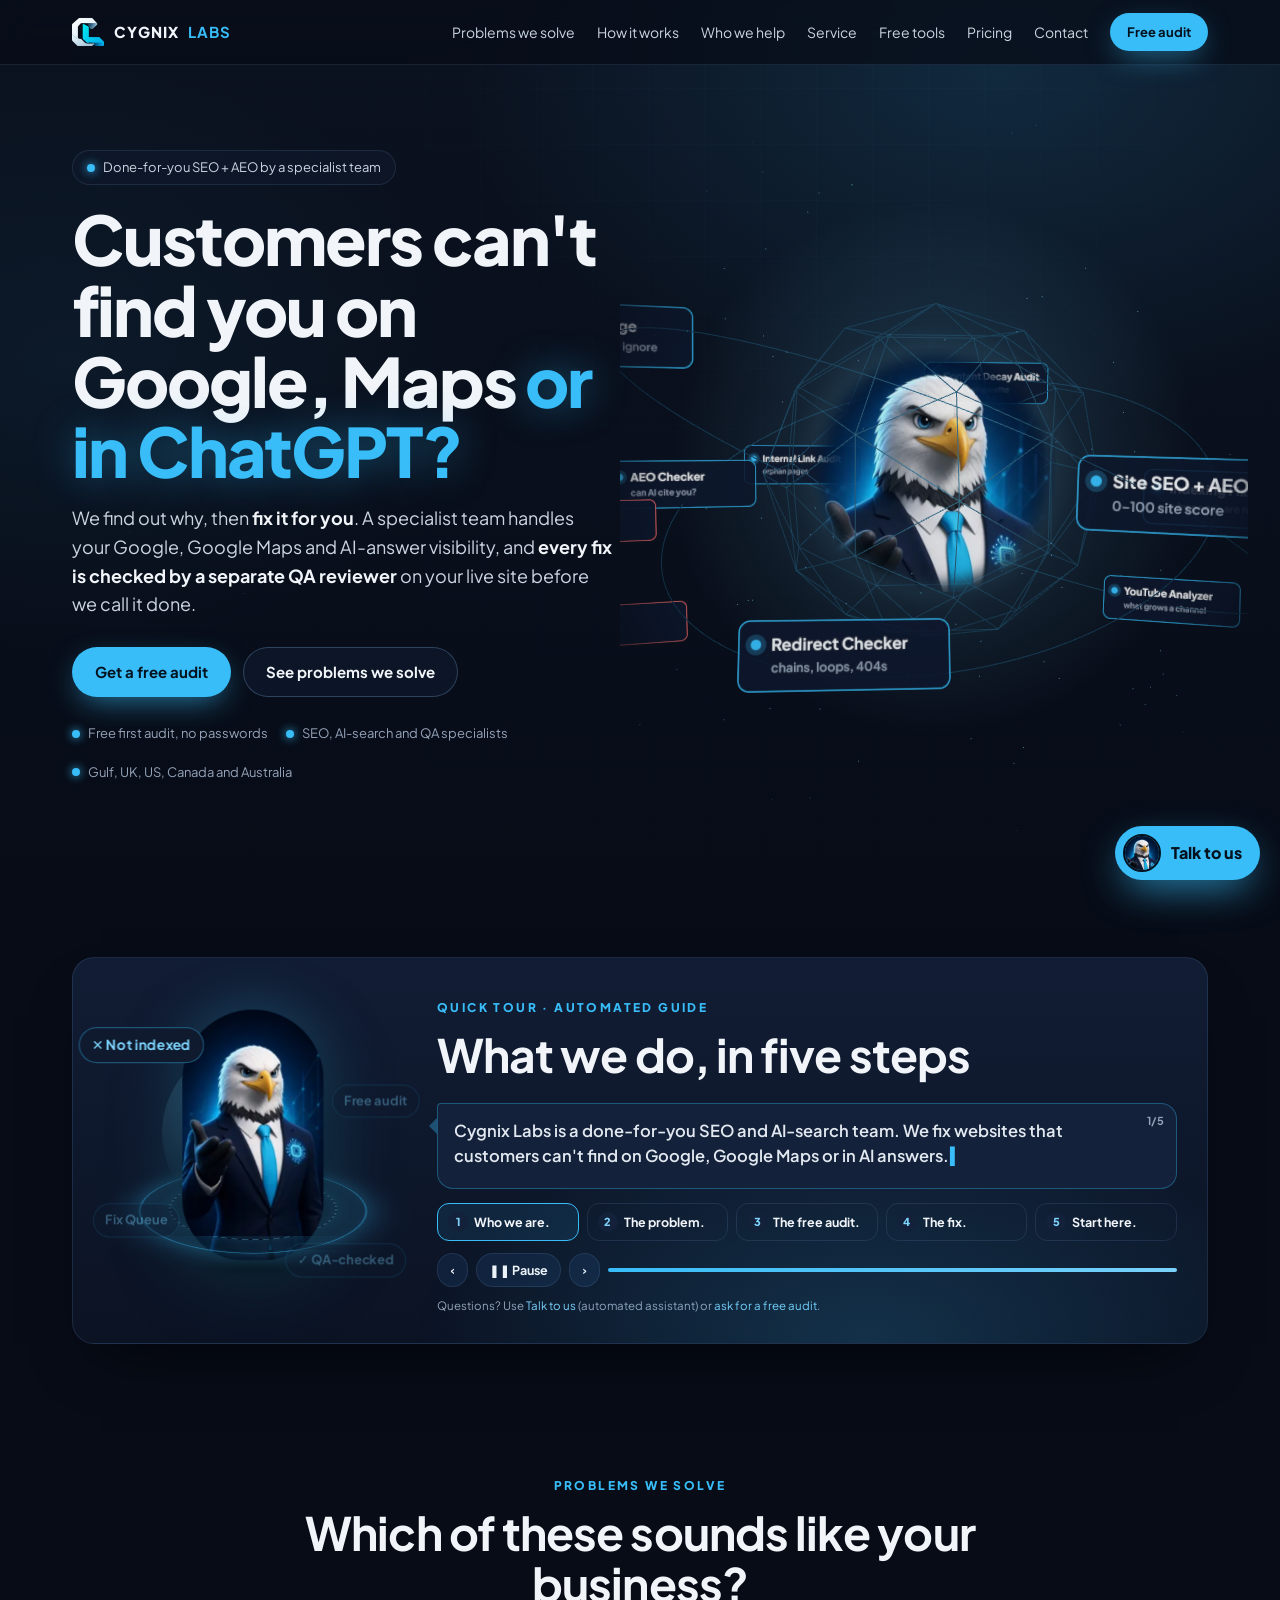
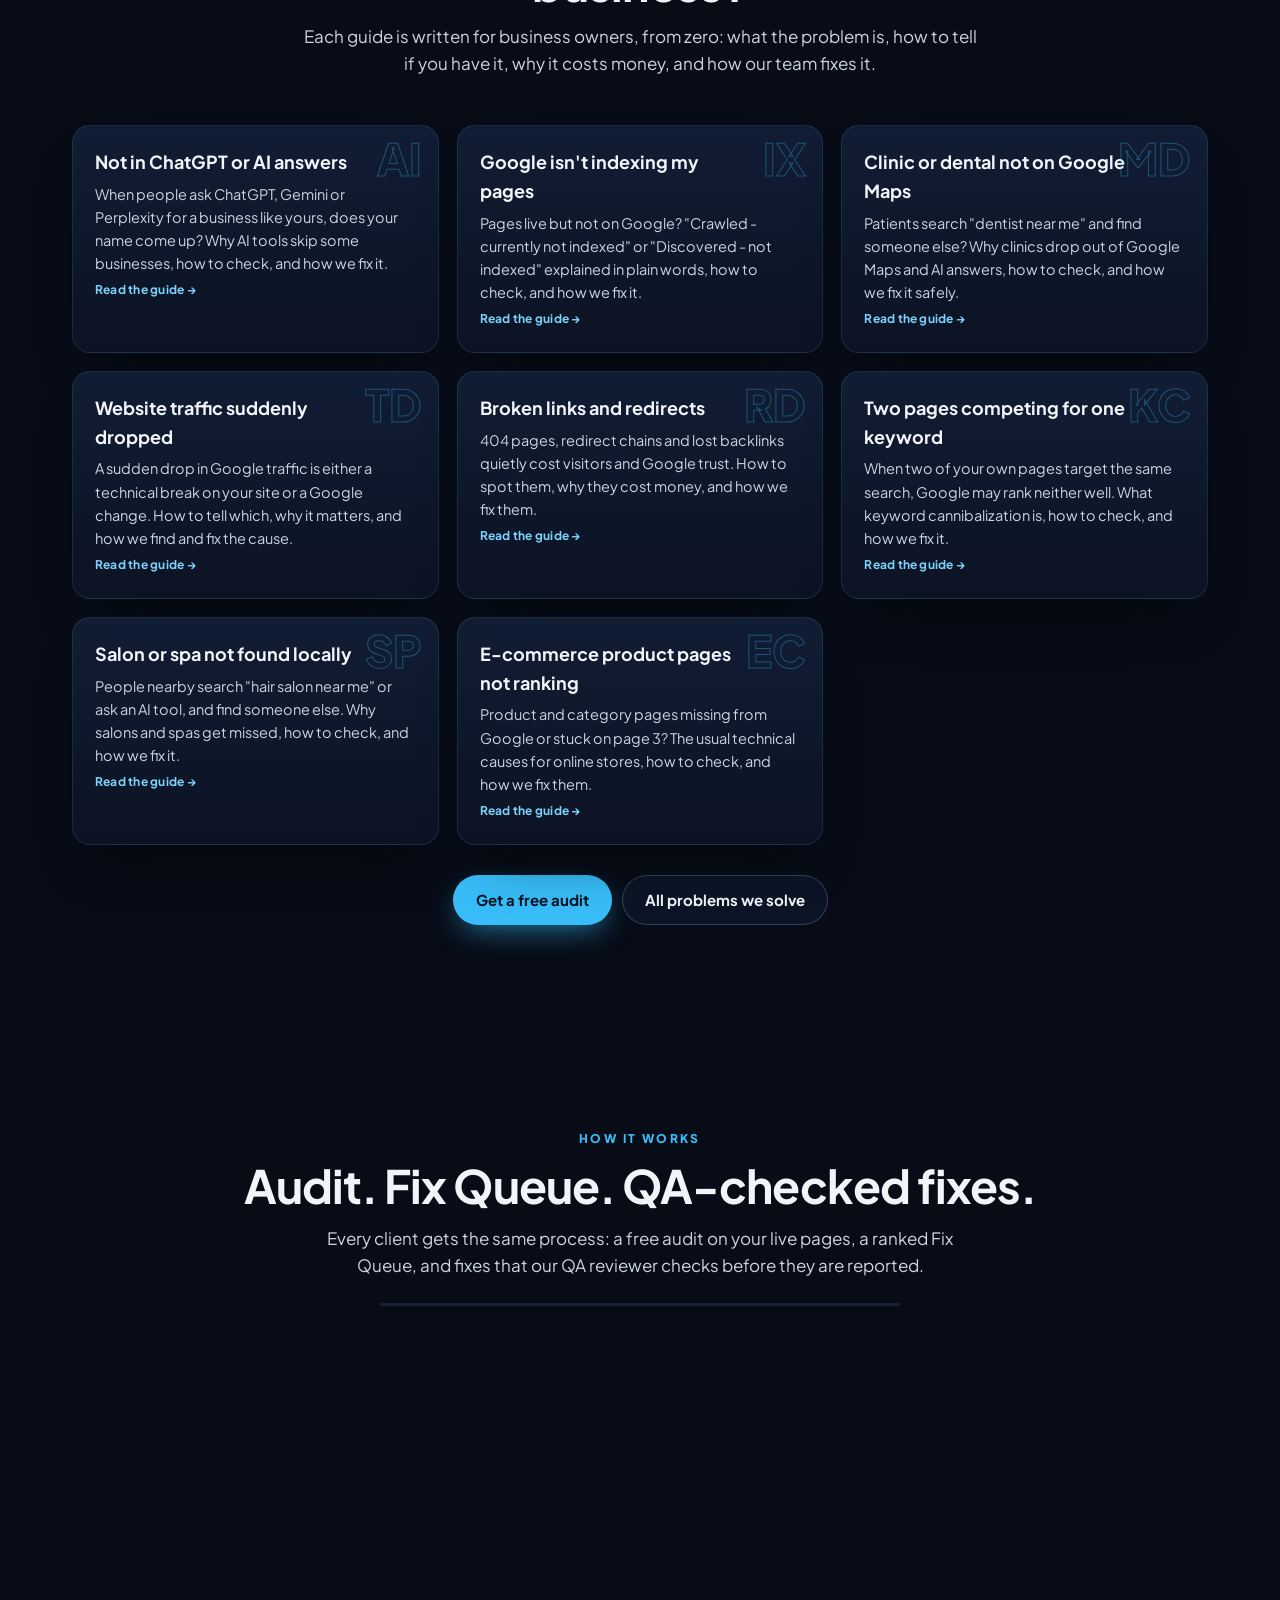
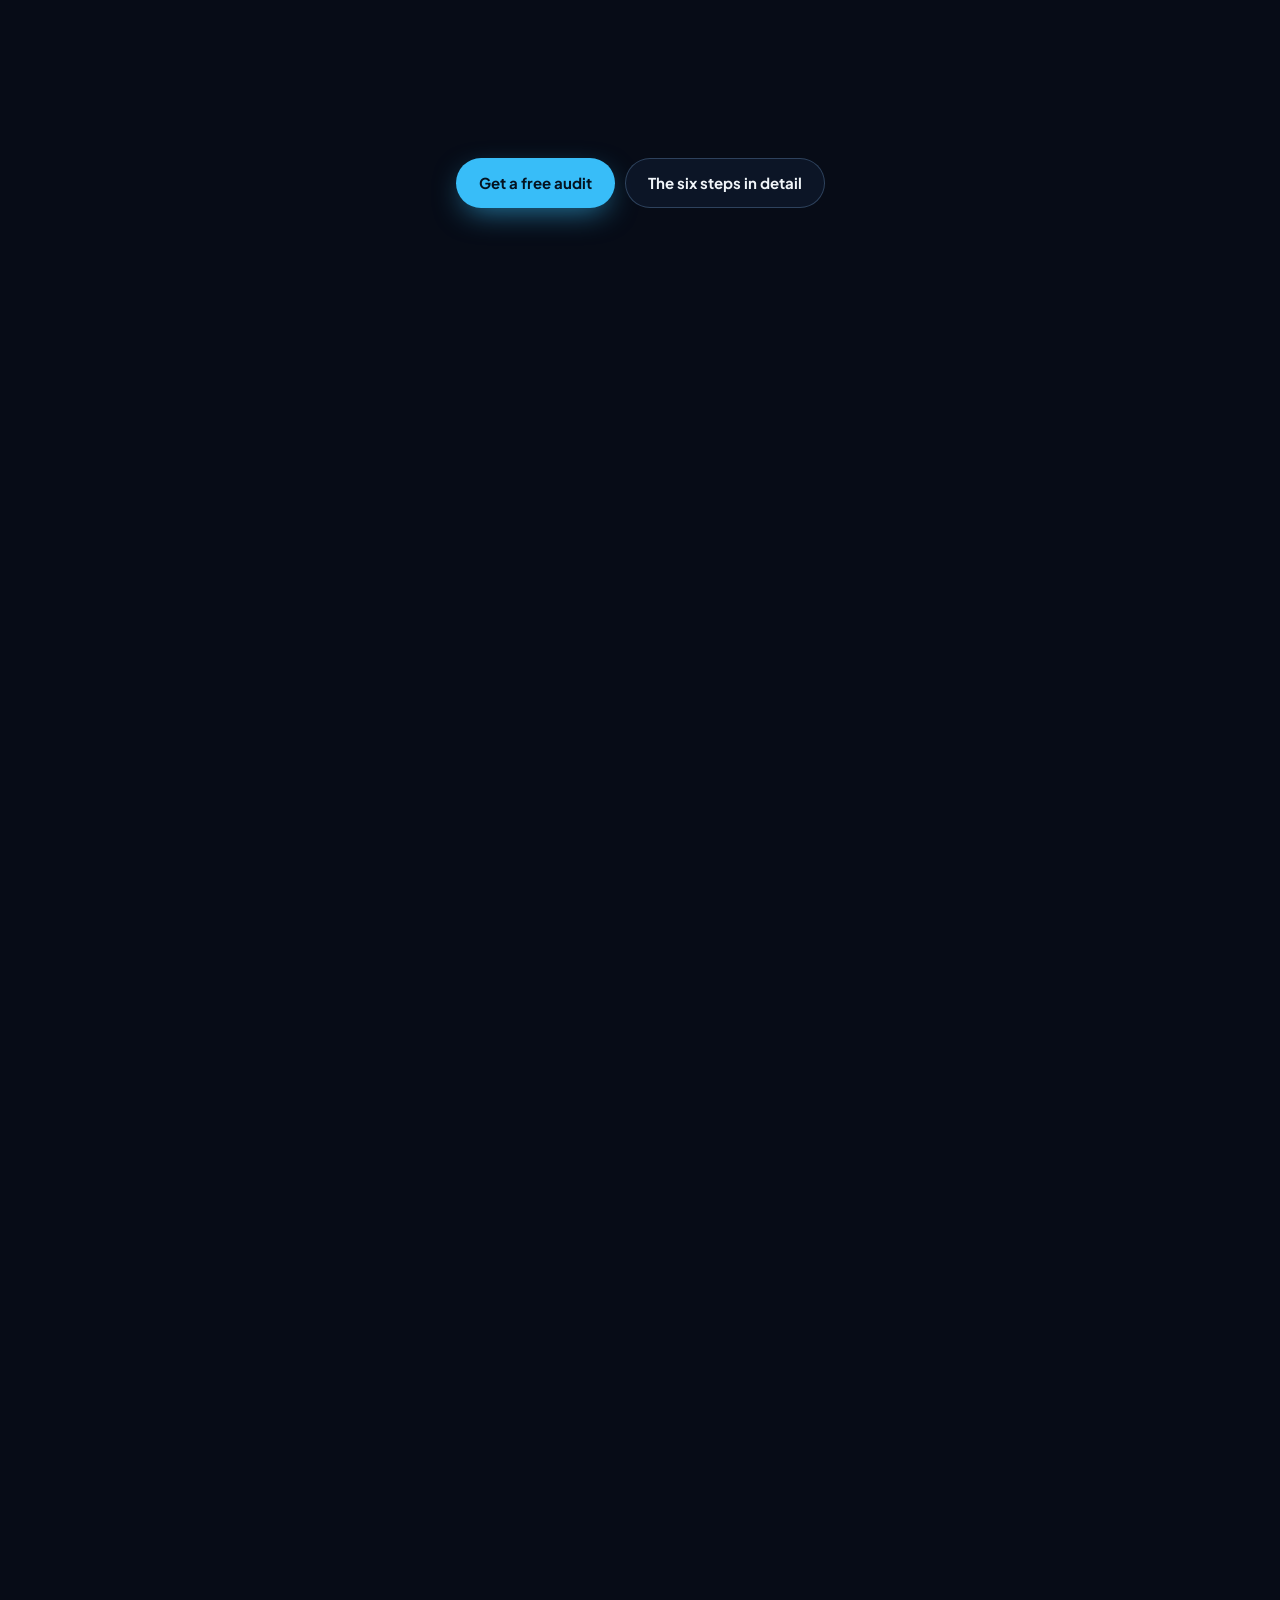
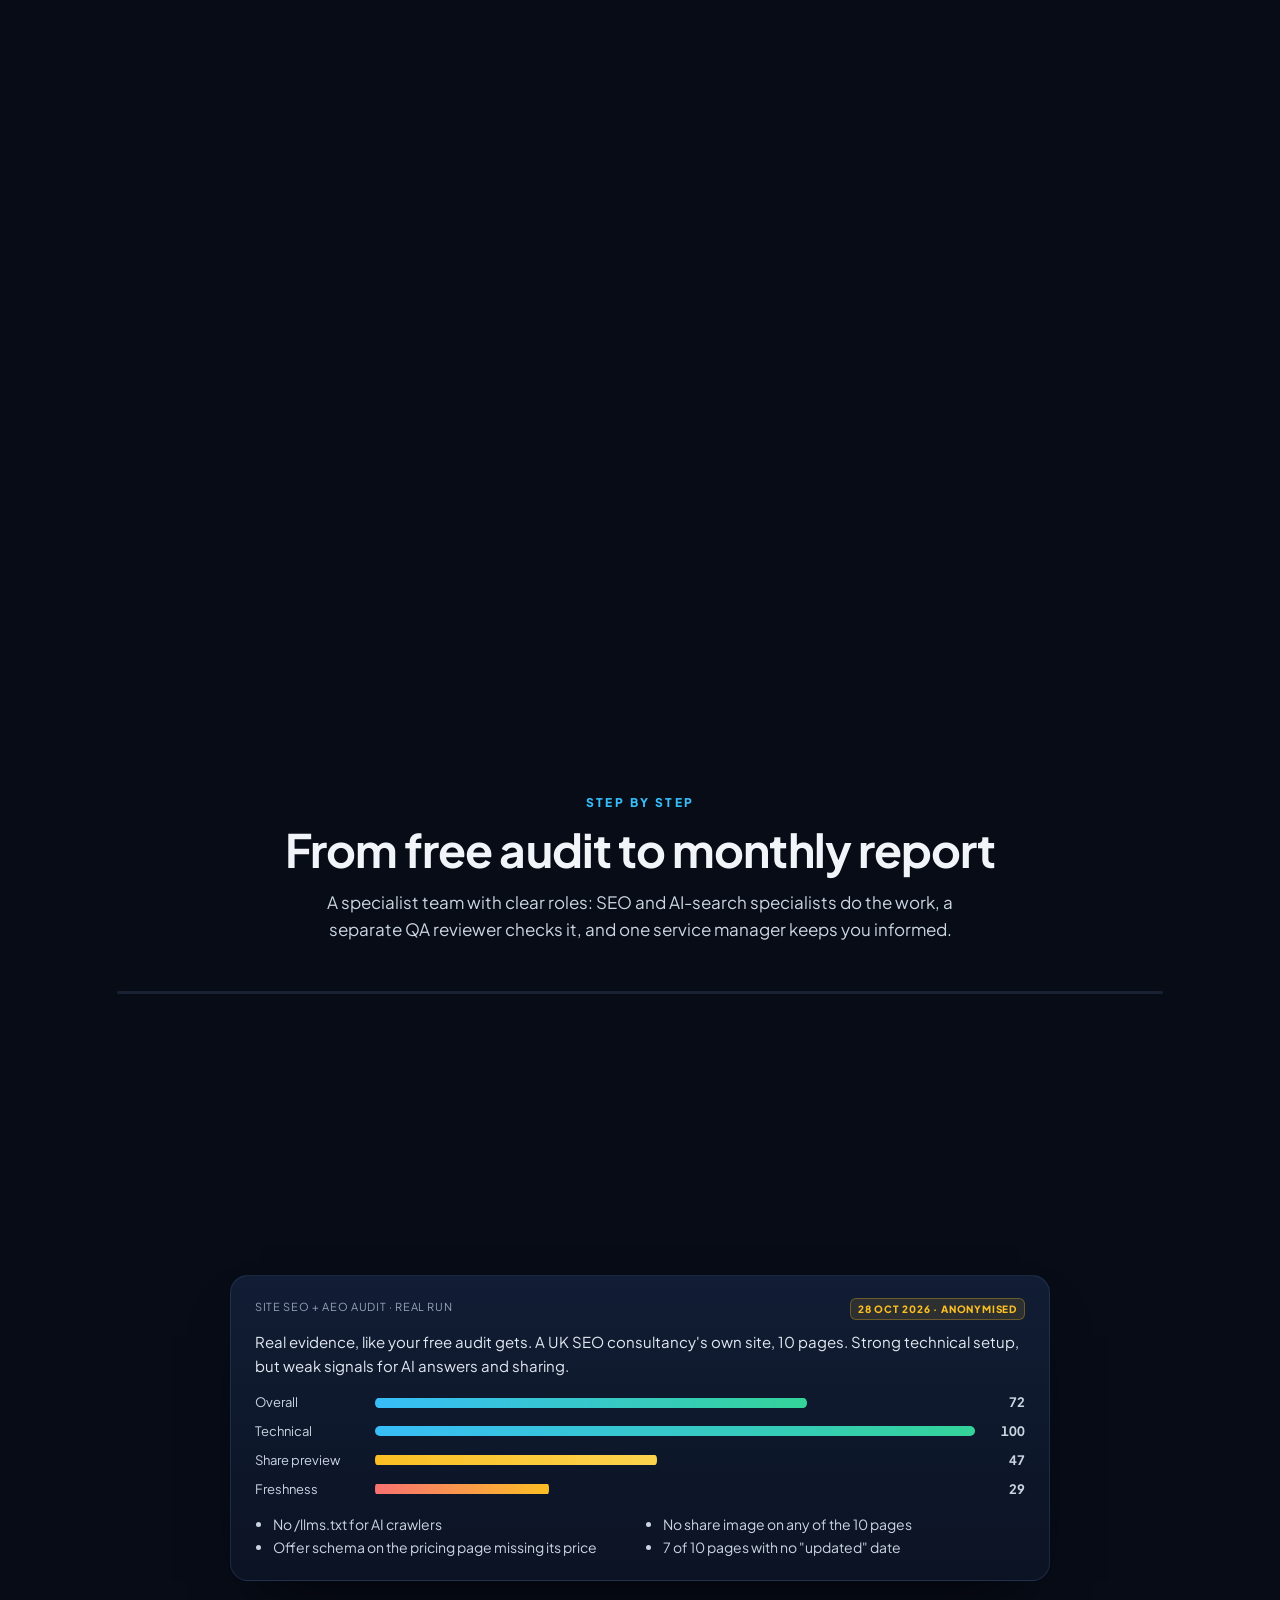
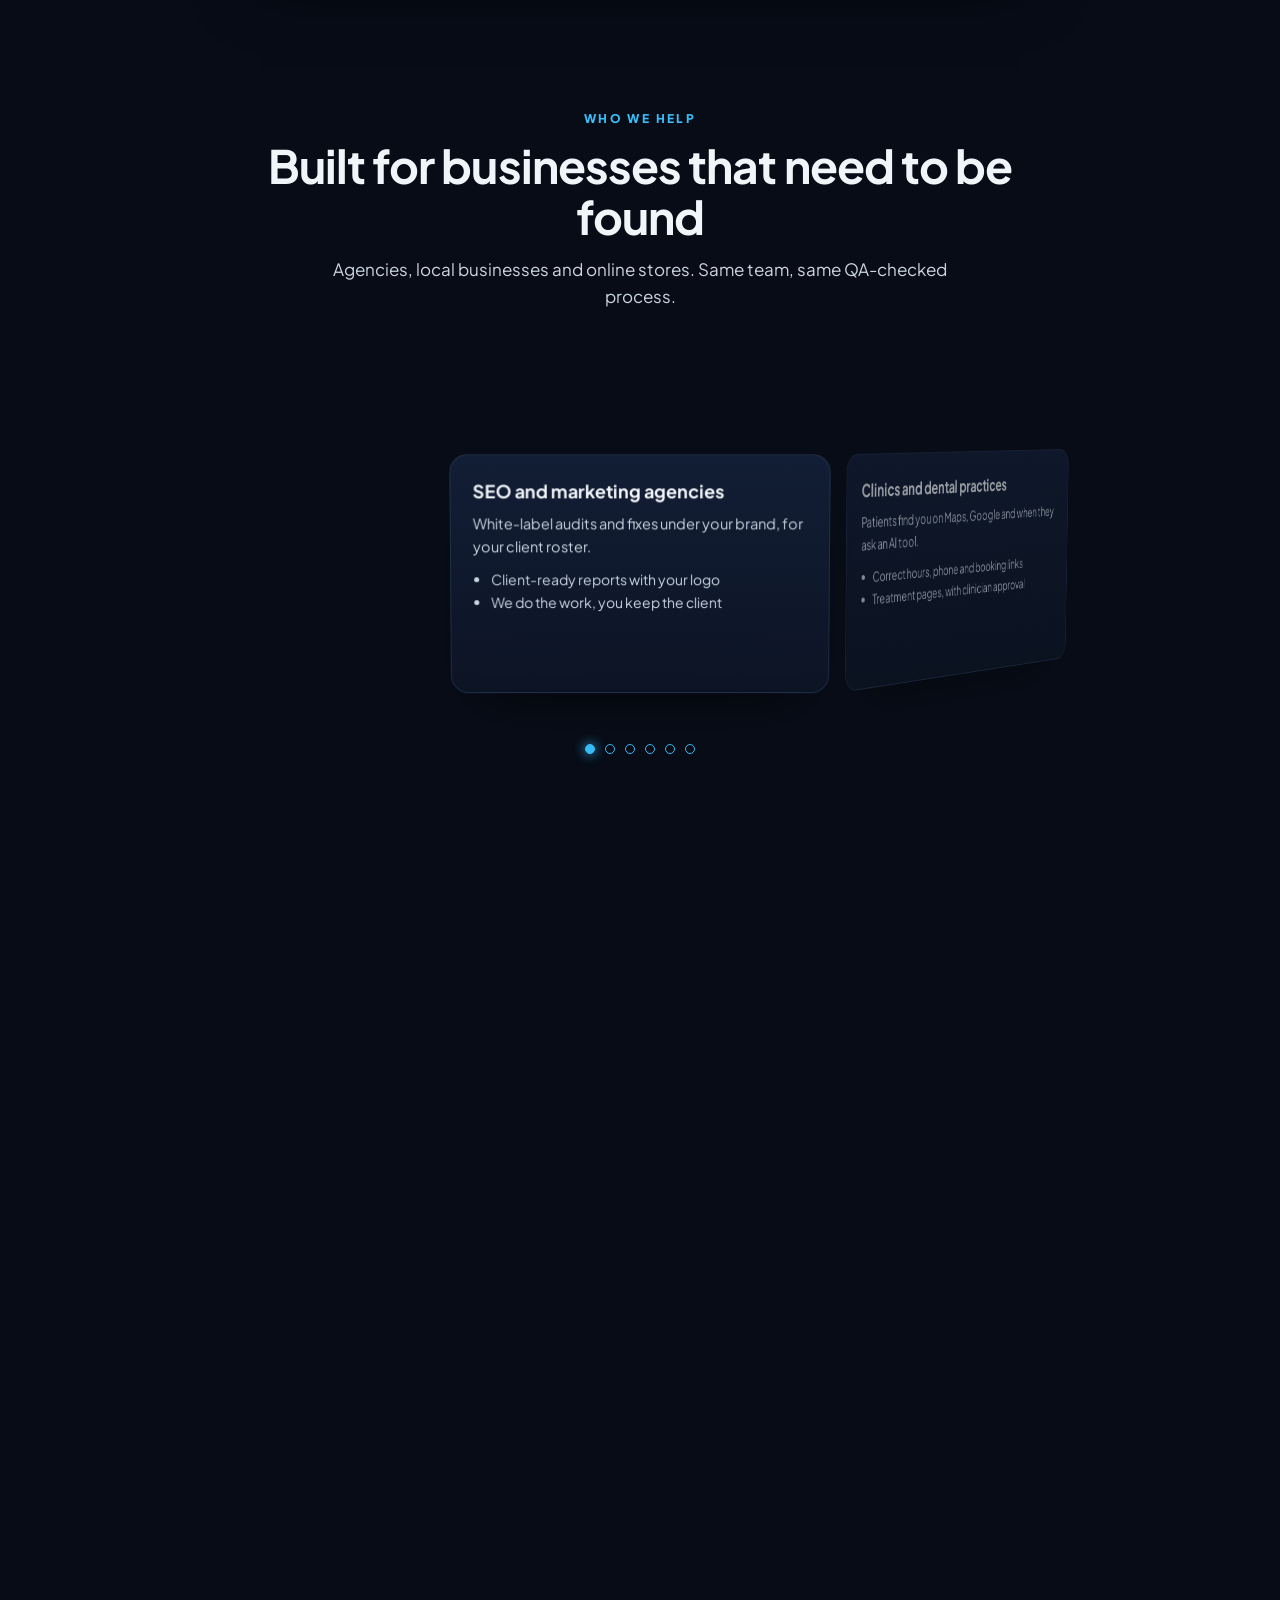
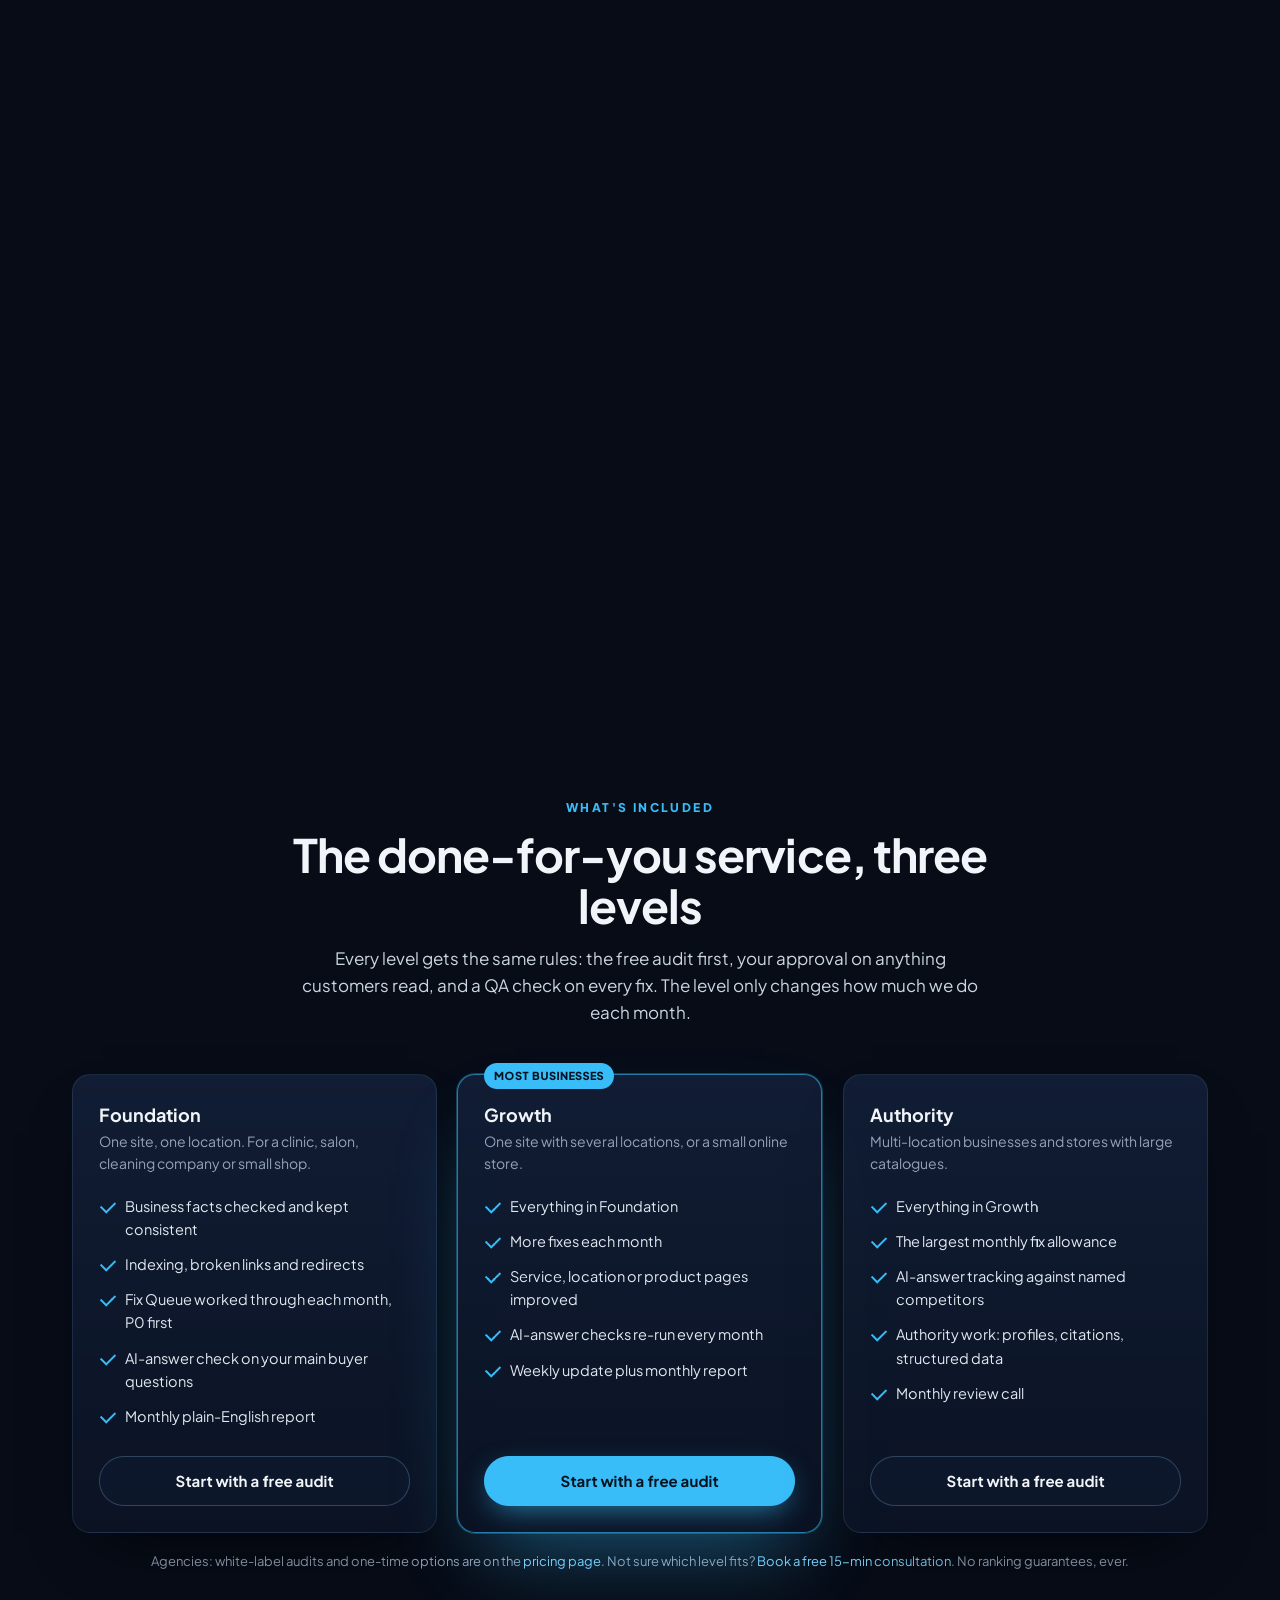
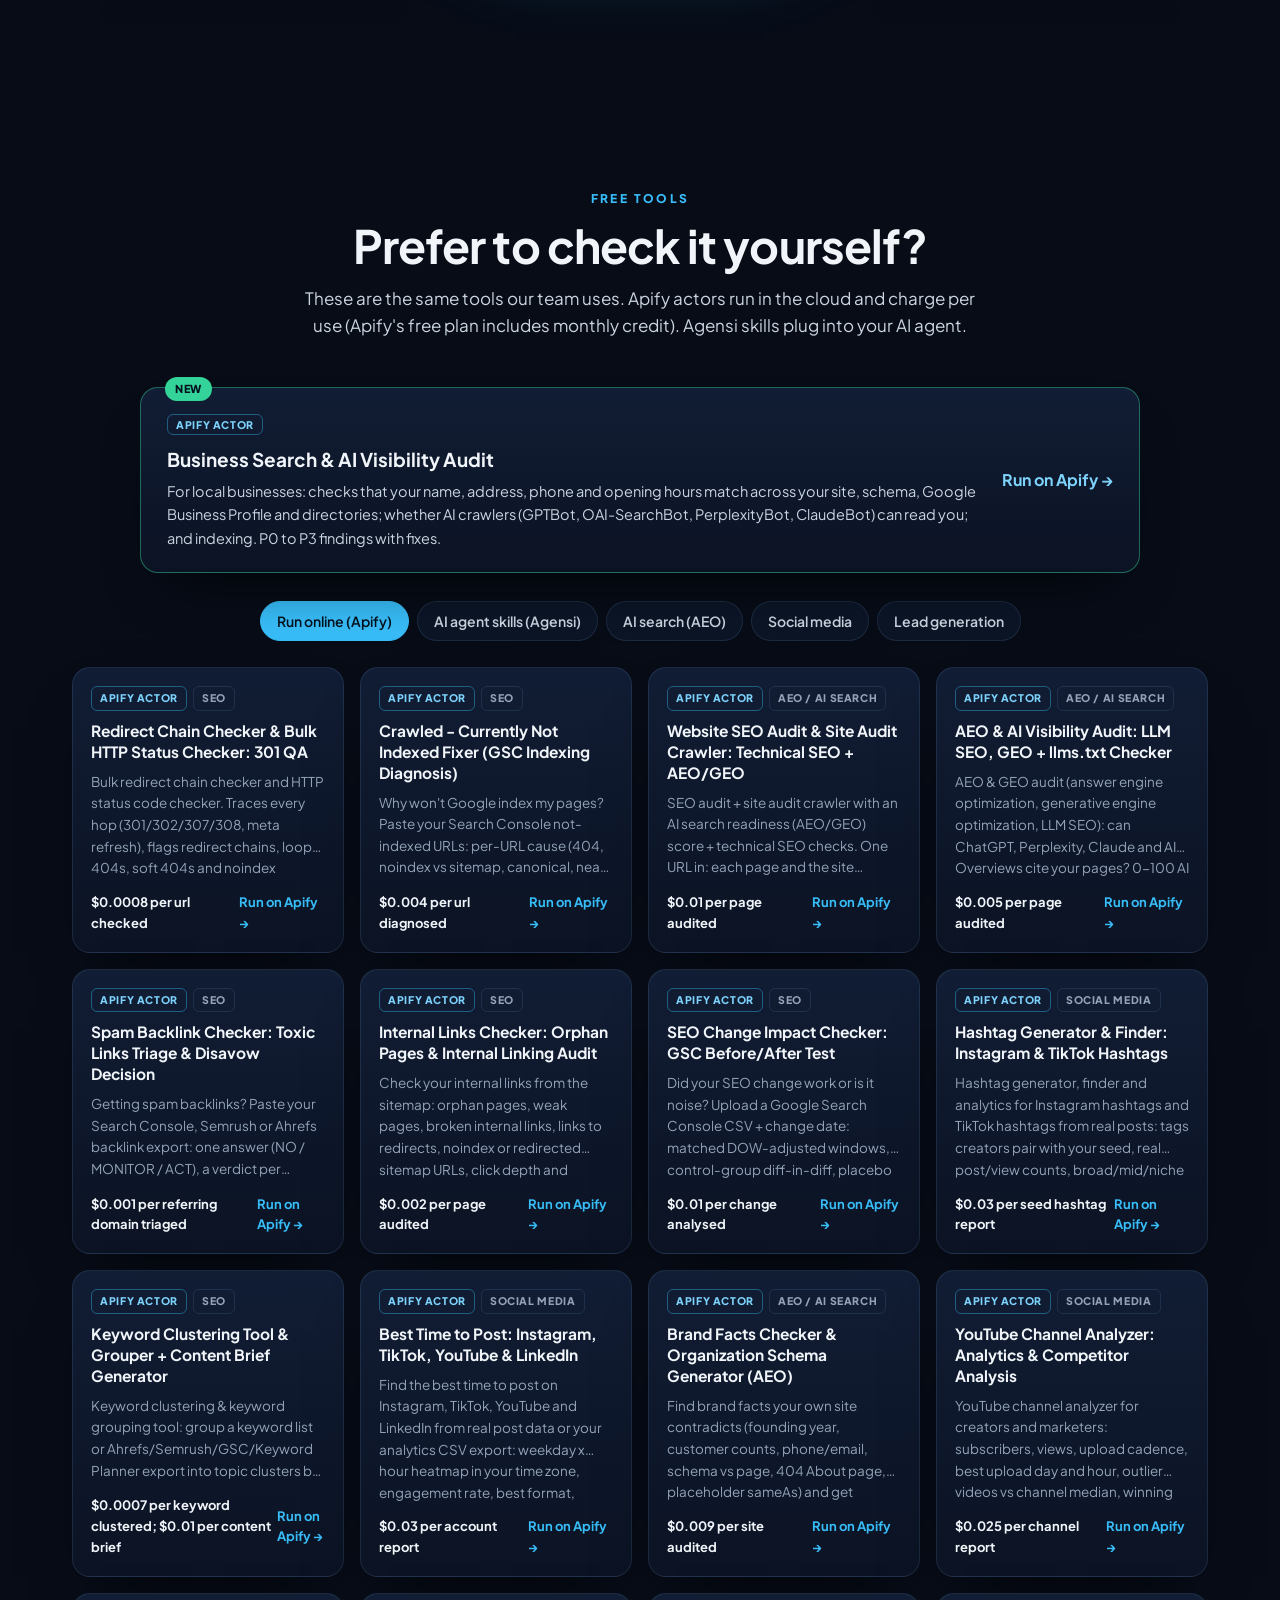
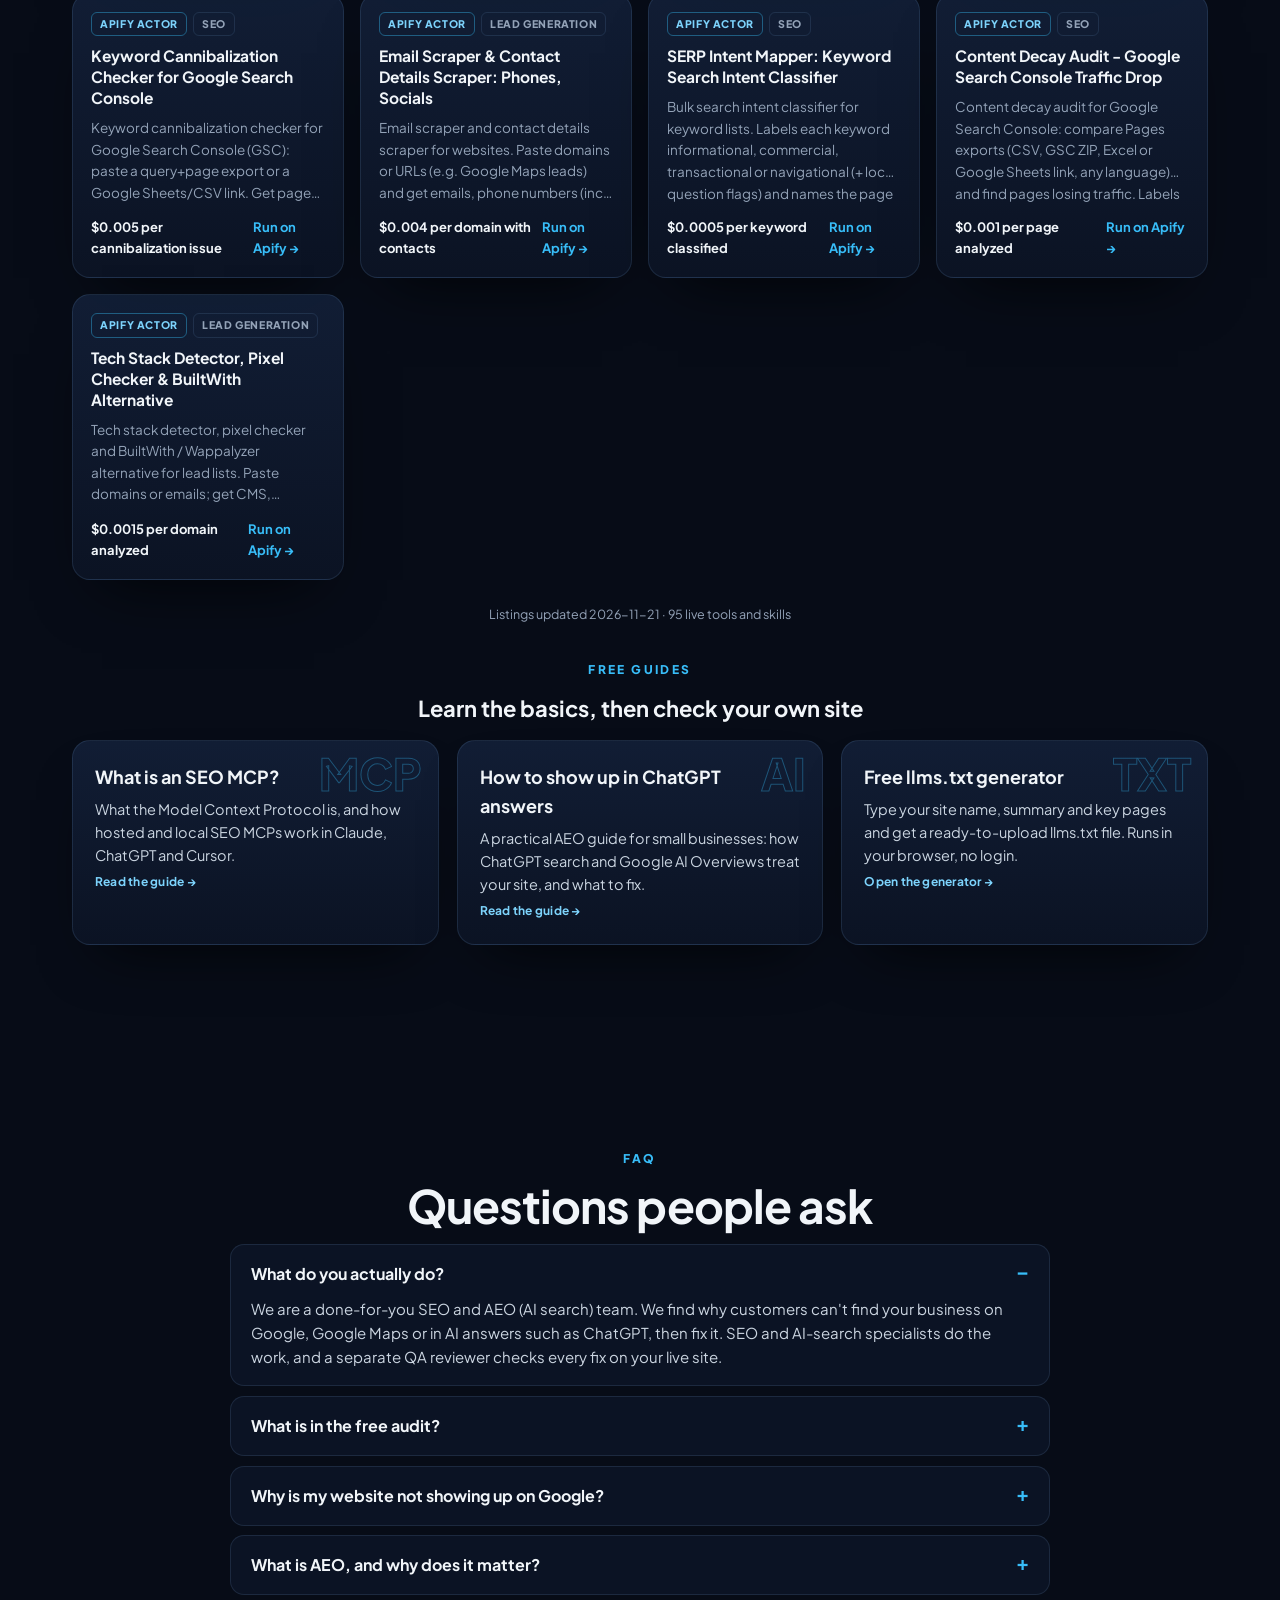
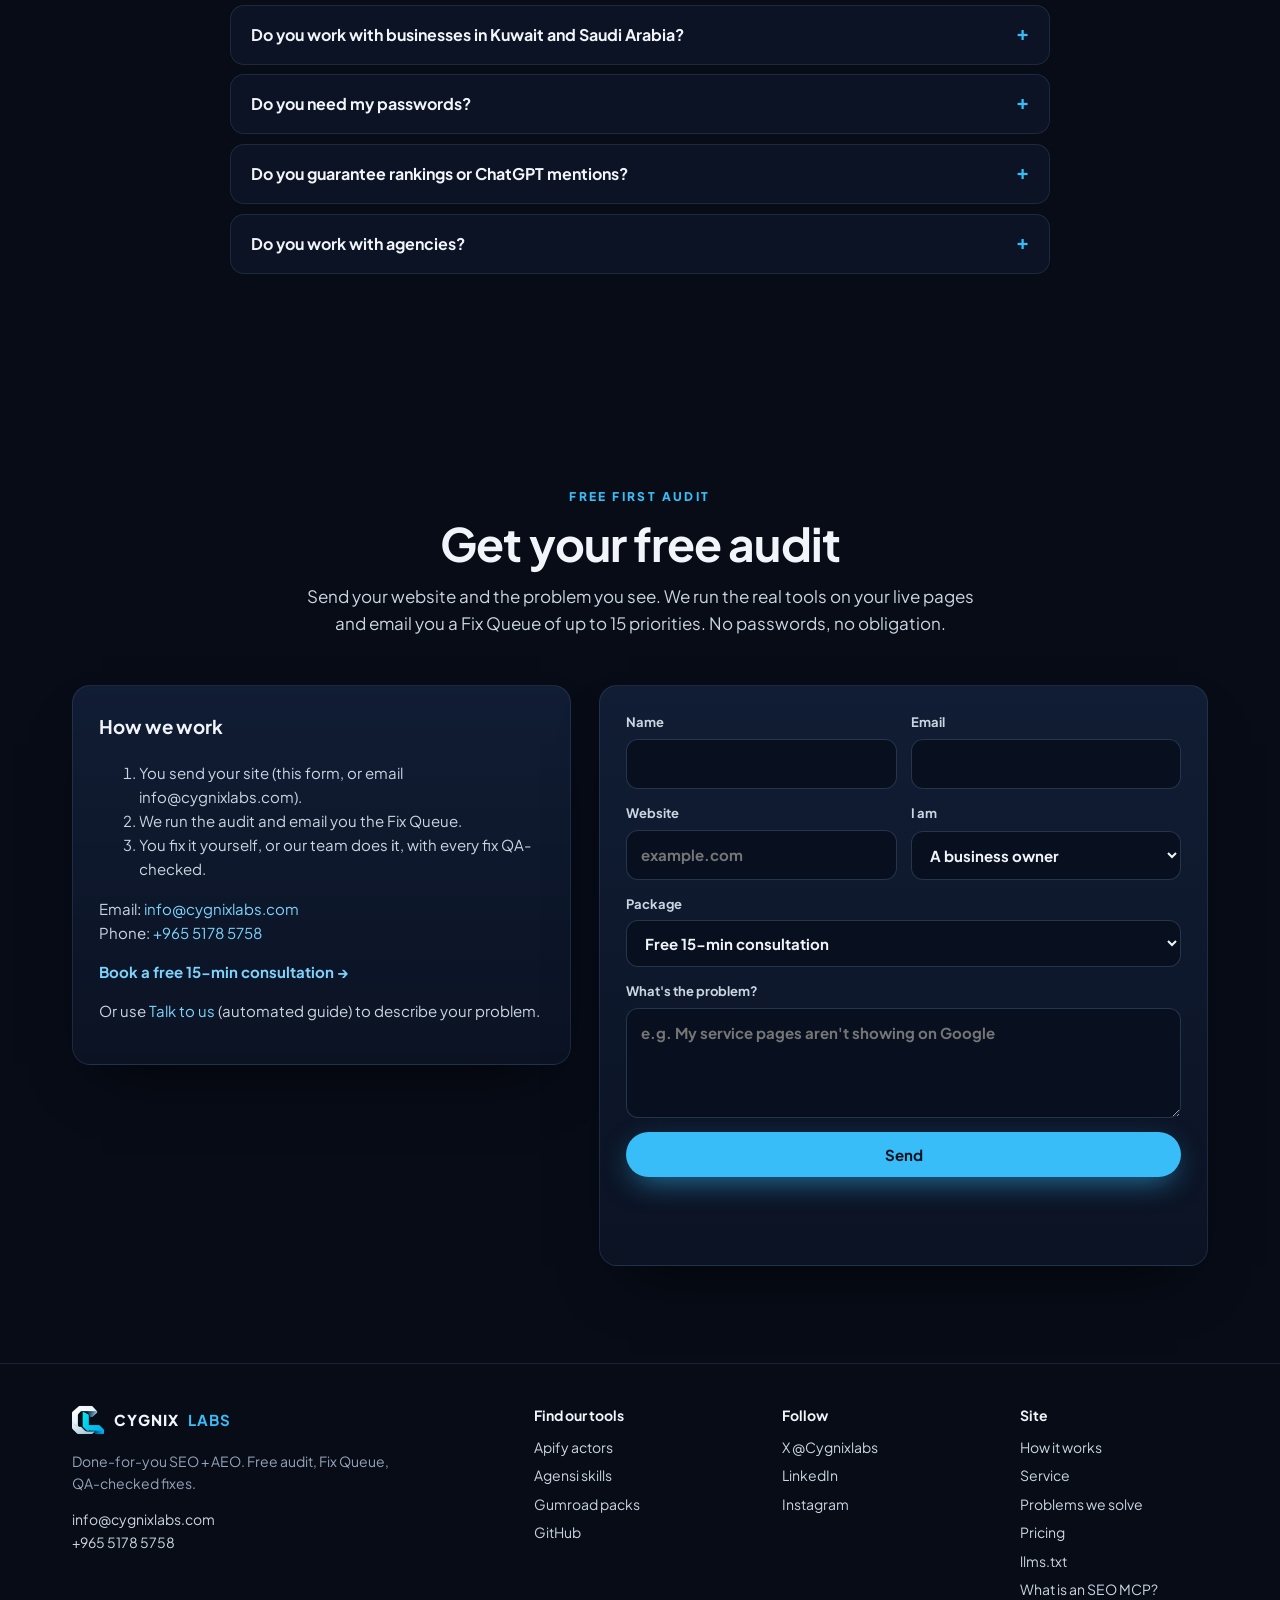
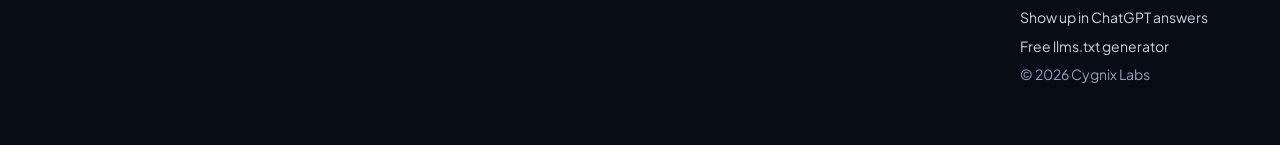
<file: index.html>
<!doctype html>
<html lang="en">
<head>
<meta charset="utf-8">
<meta name="viewport" content="width=device-width,initial-scale=1,viewport-fit=cover">
<title>Cygnix Labs | Done-for-you SEO + AEO: get found on Google, Maps and in AI answers</title>
<meta name="description" content="Customers can't find you on Google, Google Maps or in ChatGPT? Cygnix Labs is a done-for-you SEO + AEO team: free audit, a ranked Fix Queue, and every fix QA-checked. Kuwait, Saudi Arabia, the Gulf, UK, US, Canada and Australia.">
<link rel="canonical" href="https://skills.cygnixlabs.com/">
<meta name="robots" content="index,follow,max-image-preview:large">
<meta name="theme-color" content="#0B1220">
<meta name="author" content="Cygnix Labs">
<meta property="og:type" content="website">
<meta property="og:site_name" content="Cygnix Labs">
<meta property="og:title" content="Get found on Google, Maps and in AI answers | Cygnix Labs">
<meta property="og:description" content="A done-for-you SEO + AEO team. Free audit, Fix Queue of up to 15 priorities, and every fix QA-checked on your live site.">
<meta property="og:url" content="https://skills.cygnixlabs.com/">
<meta property="og:image" content="https://skills.cygnixlabs.com/assets/img/og.jpg">
<meta property="og:image:width" content="1200"><meta property="og:image:height" content="630">
<meta property="og:image:alt" content="The Cygnix Labs eagle next to the headline: Get found on Google and in AI answers">
<meta name="twitter:card" content="summary_large_image">
<meta name="twitter:site" content="@Cygnixlabs">
<meta name="twitter:title" content="Get found on Google, Maps and in AI answers | Cygnix Labs">
<meta name="twitter:description" content="Done-for-you SEO + AEO by a specialist team. Free audit, QA-checked fixes.">
<meta name="twitter:image" content="https://skills.cygnixlabs.com/assets/img/og.jpg">
<link rel="icon" type="image/png" href="favicon.png">
<link rel="apple-touch-icon" href="apple-touch-icon.png">
<link rel="preload" href="assets/fonts/jakarta.woff2" as="font" type="font/woff2" crossorigin>
<link rel="alternate" type="text/plain" title="llms.txt" href="llms.txt">
<script>(function(){var d=document.documentElement,r=matchMedia('(prefers-reduced-motion: reduce)').matches;if(!r){d.classList.add('motion');if(matchMedia('(min-width: 981px)').matches&&!(navigator.deviceMemory&&navigator.deviceMemory<4))d.classList.add('motion-lg');}})();</script>
<link rel="stylesheet" href="assets/css/site.css?v=202611210056">
<link rel="stylesheet" href="assets/css/assist.css?v=202611210056">
<script type="application/ld+json">{"@context":"https://schema.org","@graph":[{"@type":"Organization","@id":"https://skills.cygnixlabs.com/#org","name":"Cygnix Labs","url":"https://skills.cygnixlabs.com/","logo":"https://skills.cygnixlabs.com/apple-touch-icon.png","image":"https://skills.cygnixlabs.com/assets/img/og.jpg","email":"info@cygnixlabs.com","description":"Cygnix Labs is a done-for-you SEO and AEO (AI search) team. We fix websites that customers can't find on Google, Google Maps or in AI answers such as ChatGPT: free audit, a ranked Fix Queue, and every fix QA-checked.","sameAs":["https://x.com/Cygnixlabs","https://www.linkedin.com/company/cygnix-labs","https://www.instagram.com/cygnix.labs/","https://apify.com/cygnix_labs","https://agensi.io/creators/cygnix-labs","https://cygnixlabs.gumroad.com/","https://github.com/cygnixlabs-cmd"],"telephone":"+96551785758","address":{"@type":"PostalAddress","streetAddress":"Floor 1, Office 48, Al Rehab Complex, Tunisia Street","addressLocality":"Hawalli","addressCountry":"KW"},"contactPoint":{"@type":"ContactPoint","contactType":"sales","email":"info@cygnixlabs.com","telephone":"+96551785758","availableLanguage":["English"]}},{"@type":"ProfessionalService","@id":"https://skills.cygnixlabs.com/#business","name":"Cygnix Labs","url":"https://skills.cygnixlabs.com/","image":"https://skills.cygnixlabs.com/assets/img/og.jpg","logo":"https://skills.cygnixlabs.com/apple-touch-icon.png","description":"Done-for-you SEO and AEO (answer engine optimization) service by a specialist team: free first audit, a Fix Queue of up to 15 priorities (P0-P3), client approval, specialist fixes, an independent QA check of every fix, and plain-English reports.","email":"info@cygnixlabs.com","telephone":"+96551785758","address":{"@type":"PostalAddress","streetAddress":"Floor 1, Office 48, Al Rehab Complex, Tunisia Street","addressLocality":"Hawalli","addressCountry":"KW"},"areaServed":[{"@type":"Country","name":"Kuwait"},{"@type":"Country","name":"Saudi Arabia"},{"@type":"Country","name":"United Arab Emirates"},{"@type":"Country","name":"Qatar"},{"@type":"Country","name":"Bahrain"},{"@type":"Country","name":"Oman"},{"@type":"Country","name":"United Kingdom"},{"@type":"Country","name":"United States"},{"@type":"Country","name":"Canada"},{"@type":"Country","name":"Australia"}],"parentOrganization":{"@id":"https://skills.cygnixlabs.com/#org"},"knowsAbout":["Search engine optimization","Answer engine optimization","Generative engine optimization","Local SEO","Google Business Profile","Technical SEO","Schema markup"],"knowsLanguage":["en"],"hasOfferCatalog":{"@type":"OfferCatalog","name":"Done-for-you SEO + AEO service","itemListElement":[{"@type":"Offer","name":"Free first audit","price":"0","priceCurrency":"USD","url":"https://skills.cygnixlabs.com/#contact","itemOffered":{"@type":"Service","name":"Free SEO + AEO audit with a Fix Queue of up to 15 priorities"}},{"@type":"Offer","name":"Foundation","url":"https://skills.cygnixlabs.com/#service","itemOffered":{"@type":"Service","name":"Foundation (done-for-you SEO + AEO)","description":"One site, one location: business facts, indexing, broken links and redirects, monthly Fix Queue work, AI-answer check, monthly report."}},{"@type":"Offer","name":"Growth","url":"https://skills.cygnixlabs.com/#service","itemOffered":{"@type":"Service","name":"Growth (done-for-you SEO + AEO)","description":"Several locations or a small store: more monthly fixes, page improvements, monthly AI-answer checks, weekly updates."}},{"@type":"Offer","name":"Authority","url":"https://skills.cygnixlabs.com/#service","itemOffered":{"@type":"Service","name":"Authority (done-for-you SEO + AEO)","description":"Multi-location or large catalogues: largest fix allowance, competitor AI-answer tracking, authority work, monthly review call."}}]}},{"@type":"WebSite","@id":"https://skills.cygnixlabs.com/#site","url":"https://skills.cygnixlabs.com/","name":"Cygnix Labs","publisher":{"@id":"https://skills.cygnixlabs.com/#org"}},{"@type":"ItemList","@id":"https://skills.cygnixlabs.com/#tools","name":"Cygnix Labs SEO and AEO tools","itemListElement":[{"@type":"ListItem","position":1,"item":{"@type":"SoftwareApplication","name":"Redirect Chain Checker & Bulk HTTP Status Checker: 301 QA","url":"https://apify.com/cygnix_labs/redirect-checker","applicationCategory":"BusinessApplication","operatingSystem":"Web (Apify cloud)","description":"Bulk redirect chain checker and HTTP status code checker. Traces every hop (301/302/307/308, meta refresh), flags redirect chains, loops, 404s, soft 404s and noindex targets, and QAs old→new redirect maps after a...","publisher":{"@id":"https://skills.cygnixlabs.com/#org"},"offers":{"@type":"Offer","url":"https://apify.com/cygnix_labs/redirect-checker","priceCurrency":"USD","description":"Pay per use: $0.0008 per url checked","price":"0.0008"}}},{"@type":"ListItem","position":2,"item":{"@type":"SoftwareApplication","name":"Crawled - Currently Not Indexed Fixer (GSC Indexing Diagnosis)","url":"https://apify.com/cygnix_labs/indexing-fix-planner","applicationCategory":"BusinessApplication","operatingSystem":"Web (Apify cloud)","description":"Why won't Google index my pages? Paste your Search Console not-indexed URLs: per-URL cause (404, noindex vs sitemap, canonical, near-duplicate, thin, JS-empty, orphan, weak links, low-value URL) + fix, in priority...","publisher":{"@id":"https://skills.cygnixlabs.com/#org"},"offers":{"@type":"Offer","url":"https://apify.com/cygnix_labs/indexing-fix-planner","priceCurrency":"USD","description":"Pay per use: $0.004 per url diagnosed","price":"0.004"}}},{"@type":"ListItem","position":3,"item":{"@type":"SoftwareApplication","name":"Website SEO Audit & Site Audit Crawler: Technical SEO + AEO/GEO","url":"https://apify.com/cygnix_labs/site-seo-aeo-audit","applicationCategory":"BusinessApplication","operatingSystem":"Web (Apify cloud)","description":"SEO audit + site audit crawler with an AI search readiness (AEO/GEO) score + technical SEO checks. One URL in: each page and the site scored 0-100 for meta tags, broken links, soft 404s, schema, llms.txt,...","publisher":{"@id":"https://skills.cygnixlabs.com/#org"},"offers":{"@type":"Offer","url":"https://apify.com/cygnix_labs/site-seo-aeo-audit","priceCurrency":"USD","description":"Pay per use: $0.01 per page audited","price":"0.01"}}},{"@type":"ListItem","position":4,"item":{"@type":"SoftwareApplication","name":"AEO & AI Visibility Audit: LLM SEO, GEO + llms.txt Checker","url":"https://apify.com/cygnix_labs/aeo-readiness-checker","applicationCategory":"BusinessApplication","operatingSystem":"Web (Apify cloud)","description":"AEO & GEO audit (answer engine optimization, generative engine optimization, LLM SEO): can ChatGPT, Perplexity, Claude and AI Overviews cite your pages? 0-100 AI search visibility score per URL, llms.txt checker,...","publisher":{"@id":"https://skills.cygnixlabs.com/#org"},"offers":{"@type":"Offer","url":"https://apify.com/cygnix_labs/aeo-readiness-checker","priceCurrency":"USD","description":"Pay per use: $0.005 per page audited","price":"0.005"}}},{"@type":"ListItem","position":5,"item":{"@type":"SoftwareApplication","name":"Spam Backlink Checker: Toxic Links Triage & Disavow Decision","url":"https://apify.com/cygnix_labs/spam-backlink-triage","applicationCategory":"BusinessApplication","operatingSystem":"Web (Apify cloud)","description":"Getting spam backlinks? Paste your Search Console, Semrush or Ahrefs backlink export: one answer (NO / MONITOR / ACT), a verdict per referring domain (OK, IGNORE, WATCH, DISAVOW), negative-SEO spike check, disavow...","publisher":{"@id":"https://skills.cygnixlabs.com/#org"},"offers":{"@type":"Offer","url":"https://apify.com/cygnix_labs/spam-backlink-triage","priceCurrency":"USD","description":"Pay per use: $0.001 per referring domain triaged","price":"0.001"}}},{"@type":"ListItem","position":6,"item":{"@type":"SoftwareApplication","name":"Internal Links Checker: Orphan Pages & Internal Linking Audit","url":"https://apify.com/cygnix_labs/internal-link-audit","applicationCategory":"BusinessApplication","operatingSystem":"Web (Apify cloud)","description":"Check your internal links from the sitemap: orphan pages, weak pages, broken internal links, links to redirects, noindex or redirected sitemap URLs, click depth and anchor text, with a fix per page. First 25 pages...","publisher":{"@id":"https://skills.cygnixlabs.com/#org"},"offers":{"@type":"Offer","url":"https://apify.com/cygnix_labs/internal-link-audit","priceCurrency":"USD","description":"Pay per use: $0.002 per page audited","price":"0.002"}}},{"@type":"ListItem","position":7,"item":{"@type":"SoftwareApplication","name":"SEO Change Impact Checker: GSC Before/After Test","url":"https://apify.com/cygnix_labs/seo-change-impact-checker","applicationCategory":"BusinessApplication","operatingSystem":"Web (Apify cloud)","description":"Did your SEO change work or is it noise? Upload a Google Search Console CSV + change date: matched DOW-adjusted windows, control-group diff-in-diff, placebo noise band, GSC lag guard, verdict REAL WIN / LOSS / NOISE...","publisher":{"@id":"https://skills.cygnixlabs.com/#org"},"offers":{"@type":"Offer","url":"https://apify.com/cygnix_labs/seo-change-impact-checker","priceCurrency":"USD","description":"Pay per use: $0.01 per change analysed","price":"0.01"}}},{"@type":"ListItem","position":8,"item":{"@type":"SoftwareApplication","name":"Hashtag Generator & Finder: Instagram & TikTok Hashtags","url":"https://apify.com/cygnix_labs/hashtag-research-strategy","applicationCategory":"BusinessApplication","operatingSystem":"Web (Apify cloud)","description":"Hashtag generator, finder and analytics for Instagram hashtags and TikTok hashtags from real posts: tags creators pair with your seed, real post/view counts, broad/mid/niche tiers, paste-ready 5 and 15 tag sets,...","publisher":{"@id":"https://skills.cygnixlabs.com/#org"},"offers":{"@type":"Offer","url":"https://apify.com/cygnix_labs/hashtag-research-strategy","priceCurrency":"USD","description":"Pay per use: $0.03 per seed hashtag report","price":"0.03"}}},{"@type":"ListItem","position":9,"item":{"@type":"SoftwareApplication","name":"Keyword Clustering Tool & Grouper + Content Brief Generator","url":"https://apify.com/cygnix_labs/keyword-clusterer-brief","applicationCategory":"BusinessApplication","operatingSystem":"Web (Apify cloud)","description":"Keyword clustering & keyword grouping tool: group a keyword list or Ahrefs/Semrush/GSC/Keyword Planner export into topic clusters by shared terms + search intent, build a topical map, get content briefs. 100 keywords...","publisher":{"@id":"https://skills.cygnixlabs.com/#org"},"offers":{"@type":"Offer","url":"https://apify.com/cygnix_labs/keyword-clusterer-brief","priceCurrency":"USD","description":"Pay per use: $0.0007 per keyword clustered; $0.01 per content brief","price":"0.0007"}}},{"@type":"ListItem","position":10,"item":{"@type":"SoftwareApplication","name":"Best Time to Post: Instagram, TikTok, YouTube & LinkedIn","url":"https://apify.com/cygnix_labs/social-best-time-to-post","applicationCategory":"BusinessApplication","operatingSystem":"Web (Apify cloud)","description":"Find the best time to post on Instagram, TikTok, YouTube and LinkedIn from real post data or your analytics CSV export: weekday x hour heatmap in your time zone, engagement rate, best format, caption and hashtag fit,...","publisher":{"@id":"https://skills.cygnixlabs.com/#org"},"offers":{"@type":"Offer","url":"https://apify.com/cygnix_labs/social-best-time-to-post","priceCurrency":"USD","description":"Pay per use: $0.03 per account report","price":"0.03"}}},{"@type":"ListItem","position":11,"item":{"@type":"SoftwareApplication","name":"Brand Facts Checker & Organization Schema Generator (AEO)","url":"https://apify.com/cygnix_labs/brand-facts-checker","applicationCategory":"BusinessApplication","operatingSystem":"Web (Apify cloud)","description":"Find brand facts your own site contradicts (founding year, customer counts, phone/email, schema vs page, 404 About page, placeholder sameAs) and get Organization JSON-LD + a citable brand-facts page for AI Overviews,...","publisher":{"@id":"https://skills.cygnixlabs.com/#org"},"offers":{"@type":"Offer","url":"https://apify.com/cygnix_labs/brand-facts-checker","priceCurrency":"USD","description":"Pay per use: $0.009 per site audited","price":"0.009"}}},{"@type":"ListItem","position":12,"item":{"@type":"SoftwareApplication","name":"YouTube Channel Analyzer: Analytics & Competitor Analysis","url":"https://apify.com/cygnix_labs/youtube-channel-analyzer","applicationCategory":"BusinessApplication","operatingSystem":"Web (Apify cloud)","description":"YouTube channel analyzer for creators and marketers: subscribers, views, upload cadence, best upload day and hour, outlier videos vs channel median, winning title patterns and topics, engagement rate, Shorts vs...","publisher":{"@id":"https://skills.cygnixlabs.com/#org"},"offers":{"@type":"Offer","url":"https://apify.com/cygnix_labs/youtube-channel-analyzer","priceCurrency":"USD","description":"Pay per use: $0.025 per channel report","price":"0.025"}}},{"@type":"ListItem","position":13,"item":{"@type":"SoftwareApplication","name":"Keyword Cannibalization Checker for Google Search Console","url":"https://apify.com/cygnix_labs/keyword-cannibalization-finder","applicationCategory":"BusinessApplication","operatingSystem":"Web (Apify cloud)","description":"Keyword cannibalization checker for Google Search Console (GSC): paste a query+page export or a Google Sheets/CSV link. Get pages competing for the same keyword, click split, HIGH/MEDIUM/LOW severity and the safe fix...","publisher":{"@id":"https://skills.cygnixlabs.com/#org"},"offers":{"@type":"Offer","url":"https://apify.com/cygnix_labs/keyword-cannibalization-finder","priceCurrency":"USD","description":"Pay per use: $0.005 per cannibalization issue","price":"0.005"}}},{"@type":"ListItem","position":14,"item":{"@type":"SoftwareApplication","name":"Email Scraper & Contact Details Scraper: Phones, Socials","url":"https://apify.com/cygnix_labs/outreach-contact-finder","applicationCategory":"BusinessApplication","operatingSystem":"Web (Apify cloud)","description":"Email scraper and contact details scraper for websites. Paste domains or URLs (e.g. Google Maps leads) and get emails, phone numbers (incl. WhatsApp), contact/impressum pages and social links (LinkedIn, X, Instagram,...","publisher":{"@id":"https://skills.cygnixlabs.com/#org"},"offers":{"@type":"Offer","url":"https://apify.com/cygnix_labs/outreach-contact-finder","priceCurrency":"USD","description":"Pay per use: $0.004 per domain with contacts","price":"0.004"}}},{"@type":"ListItem","position":15,"item":{"@type":"SoftwareApplication","name":"SERP Intent Mapper: Keyword Search Intent Classifier","url":"https://apify.com/cygnix_labs/serp-intent-mapper","applicationCategory":"BusinessApplication","operatingSystem":"Web (Apify cloud)","description":"Bulk search intent classifier for keyword lists. Labels each keyword informational, commercial, transactional or navigational (+ local, question flags) and names the page type to build. English, Spanish, German,...","publisher":{"@id":"https://skills.cygnixlabs.com/#org"},"offers":{"@type":"Offer","url":"https://apify.com/cygnix_labs/serp-intent-mapper","priceCurrency":"USD","description":"Pay per use: $0.0005 per keyword classified","price":"0.0005"}}},{"@type":"ListItem","position":16,"item":{"@type":"SoftwareApplication","name":"Content Decay Audit - Google Search Console Traffic Drop","url":"https://apify.com/cygnix_labs/content-decay-audit","applicationCategory":"BusinessApplication","operatingSystem":"Web (Apify cloud)","description":"Content decay audit for Google Search Console: compare Pages exports (CSV, GSC ZIP, Excel or Google Sheets link, any language) and find pages losing traffic. Labels LOST, RANK_SLIP, DECAYING, CTR_DROP, ranked by...","publisher":{"@id":"https://skills.cygnixlabs.com/#org"},"offers":{"@type":"Offer","url":"https://apify.com/cygnix_labs/content-decay-audit","priceCurrency":"USD","description":"Pay per use: $0.001 per page analyzed","price":"0.001"}}},{"@type":"ListItem","position":17,"item":{"@type":"SoftwareApplication","name":"Tech Stack Detector, Pixel Checker & BuiltWith Alternative","url":"https://apify.com/cygnix_labs/website-tech-stack-detector","applicationCategory":"BusinessApplication","operatingSystem":"Web (Apify cloud)","description":"Tech stack detector, pixel checker and BuiltWith / Wappalyzer alternative for lead lists. Paste domains or emails; get CMS, Shopify, GA4, GTM tags, Meta/TikTok/LinkedIn pixels, tracking IDs, consent, chat, hosting...","publisher":{"@id":"https://skills.cygnixlabs.com/#org"},"offers":{"@type":"Offer","url":"https://apify.com/cygnix_labs/website-tech-stack-detector","priceCurrency":"USD","description":"Pay per use: $0.0015 per domain analyzed","price":"0.0015"}}},{"@type":"ListItem","position":18,"item":{"@type":"CreativeWork","name":"Free SEO Audit: 17-Point One-Page Check + Fix List","url":"https://agensi.io/skills/free-seo-audit-17-point-one-page-check-fix-list","image":"https://skills.cygnixlabs.com/assets/img/og.jpg","description":"17-Point One-Page Check + Fix List","genre":"SEO","publisher":{"@id":"https://skills.cygnixlabs.com/#org"},"isAccessibleForFree":true,"offers":{"@type":"Offer","url":"https://agensi.io/skills/free-seo-audit-17-point-one-page-check-fix-list","priceCurrency":"USD","availability":"https://schema.org/InStock","price":"0"}}},{"@type":"ListItem","position":19,"item":{"@type":"CreativeWork","name":"Search Console Quick Wins Lite (Free): Striking Distance","url":"https://agensi.io/skills/search-console-quick-wins-lite-free-striking-distance","image":"https://skills.cygnixlabs.com/assets/img/og.jpg","description":"Striking Distance","genre":"SEO","publisher":{"@id":"https://skills.cygnixlabs.com/#org"},"isAccessibleForFree":true,"offers":{"@type":"Offer","url":"https://agensi.io/skills/search-console-quick-wins-lite-free-striking-distance","priceCurrency":"USD","availability":"https://schema.org/InStock","price":"0"}}},{"@type":"ListItem","position":20,"item":{"@type":"CreativeWork","name":"Traffic Drop Triage (Free): Tech Break or Google Update?","url":"https://agensi.io/skills/traffic-drop-triage-free-tech-break-or-google-update","image":"https://skills.cygnixlabs.com/assets/img/og.jpg","description":"Tech Break or Google Update?","genre":"SEO","publisher":{"@id":"https://skills.cygnixlabs.com/#org"},"isAccessibleForFree":true,"offers":{"@type":"Offer","url":"https://agensi.io/skills/traffic-drop-triage-free-tech-break-or-google-update","priceCurrency":"USD","availability":"https://schema.org/InStock","price":"0"}}},{"@type":"ListItem","position":21,"item":{"@type":"CreativeWork","name":"AI Visibility Quick Check (Free): Can ChatGPT Read Your Site","url":"https://agensi.io/skills/ai-visibility-quick-check-free-can-chatgpt-read-your-site","image":"https://skills.cygnixlabs.com/assets/img/og.jpg","description":"Can ChatGPT Read Your Site","genre":"AEO / AI search","publisher":{"@id":"https://skills.cygnixlabs.com/#org"},"isAccessibleForFree":true,"offers":{"@type":"Offer","url":"https://agensi.io/skills/ai-visibility-quick-check-free-can-chatgpt-read-your-site","priceCurrency":"USD","availability":"https://schema.org/InStock","price":"0"}}},{"@type":"ListItem","position":22,"item":{"@type":"Product","name":"Backlink Reclamation: Fix 404 Pages With Backlinks (301 Map)","url":"https://agensi.io/skills/backlink-reclamation-fix-404-pages-with-backlinks-301-map","image":"https://skills.cygnixlabs.com/assets/img/og.jpg","description":"Fix 404 Pages With Backlinks (301 Map)","category":"SEO","brand":{"@type":"Brand","name":"Cygnix Labs"},"offers":{"@type":"Offer","url":"https://agensi.io/skills/backlink-reclamation-fix-404-pages-with-backlinks-301-map","priceCurrency":"USD","availability":"https://schema.org/InStock","price":"6"}}},{"@type":"ListItem","position":23,"item":{"@type":"Product","name":"Traffic Drop Emergency Check: Google Update or Tech Break?","url":"https://agensi.io/skills/traffic-drop-emergency-check-google-update-or-tech-break","image":"https://skills.cygnixlabs.com/assets/img/og.jpg","description":"Google Update or Tech Break?","category":"SEO","brand":{"@type":"Brand","name":"Cygnix Labs"},"offers":{"@type":"Offer","url":"https://agensi.io/skills/traffic-drop-emergency-check-google-update-or-tech-break","priceCurrency":"USD","availability":"https://schema.org/InStock","price":"7"}}},{"@type":"ListItem","position":24,"item":{"@type":"Product","name":"Google Review Request Kit: QR, SMS, WhatsApp + Policy Check","url":"https://agensi.io/skills/google-review-request-kit-qr-sms-whatsapp-policy-check","image":"https://skills.cygnixlabs.com/assets/img/og.jpg","description":"QR, SMS, WhatsApp + Policy Check","category":"SEO","brand":{"@type":"Brand","name":"Cygnix Labs"},"offers":{"@type":"Offer","url":"https://agensi.io/skills/google-review-request-kit-qr-sms-whatsapp-policy-check","priceCurrency":"USD","availability":"https://schema.org/InStock","price":"5"}}},{"@type":"ListItem","position":25,"item":{"@type":"Product","name":"AI Overview Page Optimizer: Get Cited in AI Mode & ChatGPT","url":"https://agensi.io/skills/ai-overview-page-optimizer-get-cited-in-ai-mode-chatgpt","image":"https://skills.cygnixlabs.com/assets/img/og.jpg","description":"Get Cited in AI Mode & ChatGPT","category":"AEO / AI search","brand":{"@type":"Brand","name":"Cygnix Labs"},"offers":{"@type":"Offer","url":"https://agensi.io/skills/ai-overview-page-optimizer-get-cited-in-ai-mode-chatgpt","priceCurrency":"USD","availability":"https://schema.org/InStock","price":"7"}}},{"@type":"ListItem","position":26,"item":{"@type":"Product","name":"Spam Backlink Triage: Care or Disavow? (Toxic Links Checker)","url":"https://agensi.io/skills/spam-backlink-triage-care-or-disavow-toxic-links-checker","image":"https://skills.cygnixlabs.com/assets/img/og.jpg","description":"Care or Disavow? (Toxic Links Checker)","category":"SEO","brand":{"@type":"Brand","name":"Cygnix Labs"},"offers":{"@type":"Offer","url":"https://agensi.io/skills/spam-backlink-triage-care-or-disavow-toxic-links-checker","priceCurrency":"USD","availability":"https://schema.org/InStock","price":"7"}}},{"@type":"ListItem","position":27,"item":{"@type":"Product","name":"Indexing Fix Planner: Crawled - Currently Not Indexed","url":"https://agensi.io/skills/indexing-fix-planner-crawled-currently-not-indexed","image":"https://skills.cygnixlabs.com/assets/img/og.jpg","description":"Crawled - Currently Not Indexed","category":"SEO","brand":{"@type":"Brand","name":"Cygnix Labs"},"offers":{"@type":"Offer","url":"https://agensi.io/skills/indexing-fix-planner-crawled-currently-not-indexed","priceCurrency":"USD","availability":"https://schema.org/InStock","price":"7"}}},{"@type":"ListItem","position":28,"item":{"@type":"Product","name":"SEO Change Impact Checker: Did It Work or Is It Noise?","url":"https://agensi.io/skills/seo-change-impact-checker-did-it-work-or-is-it-noise","image":"https://skills.cygnixlabs.com/assets/img/og.jpg","description":"Did It Work or Is It Noise?","category":"SEO","brand":{"@type":"Brand","name":"Cygnix Labs"},"offers":{"@type":"Offer","url":"https://agensi.io/skills/seo-change-impact-checker-did-it-work-or-is-it-noise","priceCurrency":"USD","availability":"https://schema.org/InStock","price":"7"}}},{"@type":"ListItem","position":29,"item":{"@type":"Product","name":"Brand Facts Page Builder: The About Page AI Overviews Cite","url":"https://agensi.io/skills/brand-facts-page-builder-the-about-page-ai-overviews-cite","image":"https://skills.cygnixlabs.com/assets/img/og.jpg","description":"The About Page AI Overviews Cite","category":"AEO / AI search","brand":{"@type":"Brand","name":"Cygnix Labs"},"offers":{"@type":"Offer","url":"https://agensi.io/skills/brand-facts-page-builder-the-about-page-ai-overviews-cite","priceCurrency":"USD","availability":"https://schema.org/InStock","price":"7"}}},{"@type":"ListItem","position":30,"item":{"@type":"Product","name":"AI Search Visibility Pro: GEO/AEO Audit + AI Citation SOV","url":"https://agensi.io/skills/ai-search-visibility-pro-geo-aeo-audit-ai-citation-sov","image":"https://skills.cygnixlabs.com/assets/img/og.jpg","description":"GEO/AEO Audit + AI Citation SOV","category":"AEO / AI search","brand":{"@type":"Brand","name":"Cygnix Labs"},"offers":{"@type":"Offer","url":"https://agensi.io/skills/ai-search-visibility-pro-geo-aeo-audit-ai-citation-sov","priceCurrency":"USD","availability":"https://schema.org/InStock","price":"39"}}},{"@type":"ListItem","position":31,"item":{"@type":"Product","name":"Google Search Console SEO Bundle: 7 Growth Skills","url":"https://agensi.io/skills/google-search-console-seo-bundle-7-growth-skills","image":"https://skills.cygnixlabs.com/assets/img/og.jpg","description":"7 Growth Skills","category":"SEO","brand":{"@type":"Brand","name":"Cygnix Labs"},"offers":{"@type":"Offer","url":"https://agensi.io/skills/google-search-console-seo-bundle-7-growth-skills","priceCurrency":"USD","availability":"https://schema.org/InStock","price":"29"}}},{"@type":"ListItem","position":32,"item":{"@type":"Product","name":"GSC History Warehouse: Keep Data Past 16 Months","url":"https://agensi.io/skills/gsc-history-warehouse-keep-data-past-16-months","image":"https://skills.cygnixlabs.com/assets/img/og.jpg","description":"Keep Data Past 16 Months","category":"Productivity","brand":{"@type":"Brand","name":"Cygnix Labs"},"offers":{"@type":"Offer","url":"https://agensi.io/skills/gsc-history-warehouse-keep-data-past-16-months","priceCurrency":"USD","availability":"https://schema.org/InStock","price":"7"}}},{"@type":"ListItem","position":33,"item":{"@type":"Product","name":"SEO Plan Pre-Mortem: Grade Any SEO/AEO Plan Out of 100","url":"https://agensi.io/skills/seo-plan-pre-mortem-grade-any-seo-aeo-plan-out-of-100","image":"https://skills.cygnixlabs.com/assets/img/og.jpg","description":"Grade Any SEO/AEO Plan Out of 100","category":"AEO / AI search","brand":{"@type":"Brand","name":"Cygnix Labs"},"offers":{"@type":"Offer","url":"https://agensi.io/skills/seo-plan-pre-mortem-grade-any-seo-aeo-plan-out-of-100","priceCurrency":"USD","availability":"https://schema.org/InStock","price":"7"}}},{"@type":"ListItem","position":34,"item":{"@type":"Product","name":"Tech-to-Plain-English Rewriter: PM, Support & Exec","url":"https://agensi.io/skills/tech-to-plain-english-rewriter-pm-support-exec","image":"https://skills.cygnixlabs.com/assets/img/og.jpg","description":"PM, Support & Exec","category":"Productivity","brand":{"@type":"Brand","name":"Cygnix Labs"},"offers":{"@type":"Offer","url":"https://agensi.io/skills/tech-to-plain-english-rewriter-pm-support-exec","priceCurrency":"USD","availability":"https://schema.org/InStock","price":"5"}}},{"@type":"ListItem","position":35,"item":{"@type":"Product","name":"Statistics Hub Page Builder: Earn Backlinks & AI Citations","url":"https://agensi.io/skills/statistics-hub-page-builder-earn-backlinks-ai-citations","image":"https://skills.cygnixlabs.com/assets/img/og.jpg","description":"Earn Backlinks & AI Citations","category":"SEO","brand":{"@type":"Brand","name":"Cygnix Labs"},"offers":{"@type":"Offer","url":"https://agensi.io/skills/statistics-hub-page-builder-earn-backlinks-ai-citations","priceCurrency":"USD","availability":"https://schema.org/InStock","price":"7"}}},{"@type":"ListItem","position":36,"item":{"@type":"Product","name":"TikTok & Instagram Carousel Builder: Hooks to PNG Slides","url":"https://agensi.io/skills/tiktok-instagram-carousel-builder-hooks-to-png-slides","image":"https://skills.cygnixlabs.com/assets/img/og.jpg","description":"Hooks to PNG Slides","category":"Social media","brand":{"@type":"Brand","name":"Cygnix Labs"},"offers":{"@type":"Offer","url":"https://agensi.io/skills/tiktok-instagram-carousel-builder-hooks-to-png-slides","priceCurrency":"USD","availability":"https://schema.org/InStock","price":"7"}}},{"@type":"ListItem","position":37,"item":{"@type":"Product","name":"Hreflang Checker & Fixer: Return Tags, Codes, x-default","url":"https://agensi.io/skills/hreflang-checker-fixer-return-tags-codes-x-default","image":"https://skills.cygnixlabs.com/assets/img/og.jpg","description":"Return Tags, Codes, x-default","category":"Developer","brand":{"@type":"Brand","name":"Cygnix Labs"},"offers":{"@type":"Offer","url":"https://agensi.io/skills/hreflang-checker-fixer-return-tags-codes-x-default","priceCurrency":"USD","availability":"https://schema.org/InStock","price":"6"}}},{"@type":"ListItem","position":38,"item":{"@type":"Product","name":"Skill Seller Kit: Turn a Workflow into a SKILL.md That Sells","url":"https://agensi.io/skills/skill-seller-kit-turn-a-workflow-into-a-skill-md-that-sells","image":"https://skills.cygnixlabs.com/assets/img/og.jpg","description":"Turn a Workflow into a SKILL.md That Sells","category":"Productivity","brand":{"@type":"Brand","name":"Cygnix Labs"},"offers":{"@type":"Offer","url":"https://agensi.io/skills/skill-seller-kit-turn-a-workflow-into-a-skill-md-that-sells","priceCurrency":"USD","availability":"https://schema.org/InStock","price":"7"}}},{"@type":"ListItem","position":39,"item":{"@type":"Product","name":"Local AI Visibility Audit: Does ChatGPT Recommend You?","url":"https://agensi.io/skills/local-ai-visibility-audit-does-chatgpt-recommend-you","image":"https://skills.cygnixlabs.com/assets/img/og.jpg","description":"Does ChatGPT Recommend You?","category":"Productivity","brand":{"@type":"Brand","name":"Cygnix Labs"},"offers":{"@type":"Offer","url":"https://agensi.io/skills/local-ai-visibility-audit-does-chatgpt-recommend-you","priceCurrency":"USD","availability":"https://schema.org/InStock","price":"14"}}},{"@type":"ListItem","position":40,"item":{"@type":"Product","name":"Search Console Quick Wins: Striking-Distance + CTR Fixes","url":"https://agensi.io/skills/search-console-quick-wins-striking-distance-ctr-fixes","image":"https://skills.cygnixlabs.com/assets/img/og.jpg","description":"Striking-Distance + CTR Fixes","category":"Productivity","brand":{"@type":"Brand","name":"Cygnix Labs"},"offers":{"@type":"Offer","url":"https://agensi.io/skills/search-console-quick-wins-striking-distance-ctr-fixes","priceCurrency":"USD","availability":"https://schema.org/InStock","price":"6"}}},{"@type":"ListItem","position":41,"item":{"@type":"Product","name":"AI Citation Share-of-Voice Panel: AI Visibility Audit","url":"https://agensi.io/skills/ai-citation-share-of-voice-panel-ai-visibility-audit","image":"https://skills.cygnixlabs.com/assets/img/og.jpg","description":"AI Visibility Audit","category":"Productivity","brand":{"@type":"Brand","name":"Cygnix Labs"},"offers":{"@type":"Offer","url":"https://agensi.io/skills/ai-citation-share-of-voice-panel-ai-visibility-audit","priceCurrency":"USD","availability":"https://schema.org/InStock","price":"17"}}},{"@type":"ListItem","position":42,"item":{"@type":"Product","name":"AI Search Visibility Suite: 0-100 GEO Score + Report","url":"https://agensi.io/skills/ai-search-visibility-suite-0-100-geo-score-report","image":"https://skills.cygnixlabs.com/assets/img/og.jpg","description":"0-100 GEO Score + Report","category":"Productivity","brand":{"@type":"Brand","name":"Cygnix Labs"},"offers":{"@type":"Offer","url":"https://agensi.io/skills/ai-search-visibility-suite-0-100-geo-score-report","priceCurrency":"USD","availability":"https://schema.org/InStock","price":"22"}}},{"@type":"ListItem","position":43,"item":{"@type":"Product","name":"Social Share Preview Audit: OG + Twitter Cards","url":"https://agensi.io/skills/social-share-preview-audit-og-twitter-cards","image":"https://skills.cygnixlabs.com/assets/img/og.jpg","description":"OG + Twitter Cards","category":"Social media","brand":{"@type":"Brand","name":"Cygnix Labs"},"offers":{"@type":"Offer","url":"https://agensi.io/skills/social-share-preview-audit-og-twitter-cards","priceCurrency":"USD","availability":"https://schema.org/InStock","price":"6"}}},{"@type":"ListItem","position":44,"item":{"@type":"Product","name":"Citation Freshness Audit: dateModified + Sitemap","url":"https://agensi.io/skills/citation-freshness-audit-datemodified-sitemap","image":"https://skills.cygnixlabs.com/assets/img/og.jpg","description":"dateModified + Sitemap","category":"Productivity","brand":{"@type":"Brand","name":"Cygnix Labs"},"offers":{"@type":"Offer","url":"https://agensi.io/skills/citation-freshness-audit-datemodified-sitemap","priceCurrency":"USD","availability":"https://schema.org/InStock","price":"7"}}},{"@type":"ListItem","position":45,"item":{"@type":"Product","name":"Ship Schema That Wins Rich Results: JSON-LD Audit","url":"https://agensi.io/skills/ship-schema-that-wins-rich-results-json-ld-audit","image":"https://skills.cygnixlabs.com/assets/img/og.jpg","description":"JSON-LD Audit","category":"AEO / AI search","brand":{"@type":"Brand","name":"Cygnix Labs"},"offers":{"@type":"Offer","url":"https://agensi.io/skills/ship-schema-that-wins-rich-results-json-ld-audit","priceCurrency":"USD","availability":"https://schema.org/InStock","price":"7"}}},{"@type":"ListItem","position":46,"item":{"@type":"Product","name":"Ship llms.txt + Unlock AI Crawlers: Access Fix Pack","url":"https://agensi.io/skills/ship-llms-txt-unlock-ai-crawlers-access-fix-pack","image":"https://skills.cygnixlabs.com/assets/img/og.jpg","description":"Access Fix Pack","category":"AEO / AI search","brand":{"@type":"Brand","name":"Cygnix Labs"},"offers":{"@type":"Offer","url":"https://agensi.io/skills/ship-llms-txt-unlock-ai-crawlers-access-fix-pack","priceCurrency":"USD","availability":"https://schema.org/InStock","price":"7"}}},{"@type":"ListItem","position":47,"item":{"@type":"Product","name":"Catch Fake Links Before You Publish: LLM Hallucination Check","url":"https://agensi.io/skills/catch-fake-links-before-you-publish-llm-hallucination-check","image":"https://skills.cygnixlabs.com/assets/img/og.jpg","description":"LLM Hallucination Check","category":"AEO / AI search","brand":{"@type":"Brand","name":"Cygnix Labs"},"offers":{"@type":"Offer","url":"https://agensi.io/skills/catch-fake-links-before-you-publish-llm-hallucination-check","priceCurrency":"USD","availability":"https://schema.org/InStock","price":"7"}}},{"@type":"ListItem","position":48,"item":{"@type":"Product","name":"Site Migration QA: Redirects, Parity + Traffic Alerts","url":"https://agensi.io/skills/site-migration-qa-redirects-parity-traffic-alerts","image":"https://skills.cygnixlabs.com/assets/img/og.jpg","description":"Redirects, Parity + Traffic Alerts","category":"SEO","brand":{"@type":"Brand","name":"Cygnix Labs"},"offers":{"@type":"Offer","url":"https://agensi.io/skills/site-migration-qa-redirects-parity-traffic-alerts","priceCurrency":"USD","availability":"https://schema.org/InStock","price":"8"}}},{"@type":"ListItem","position":49,"item":{"@type":"Product","name":"YouTube SEO Growth: Title CTR, Chapters + Publish QA","url":"https://agensi.io/skills/youtube-seo-growth-title-ctr-chapters-publish-qa","image":"https://skills.cygnixlabs.com/assets/img/og.jpg","description":"Title CTR, Chapters + Publish QA","category":"SEO","brand":{"@type":"Brand","name":"Cygnix Labs"},"offers":{"@type":"Offer","url":"https://agensi.io/skills/youtube-seo-growth-title-ctr-chapters-publish-qa","priceCurrency":"USD","availability":"https://schema.org/InStock","price":"4"}}},{"@type":"ListItem","position":50,"item":{"@type":"Product","name":"Win Featured Snippets: Ownership Map + PAA Bank","url":"https://agensi.io/skills/win-featured-snippets-ownership-map-paa-bank","image":"https://skills.cygnixlabs.com/assets/img/og.jpg","description":"Ownership Map + PAA Bank","category":"Productivity","brand":{"@type":"Brand","name":"Cygnix Labs"},"offers":{"@type":"Offer","url":"https://agensi.io/skills/win-featured-snippets-ownership-map-paa-bank","priceCurrency":"USD","availability":"https://schema.org/InStock","price":"7"}}},{"@type":"ListItem","position":51,"item":{"@type":"Product","name":"Win Featured Snippets + People Also Ask: SERP Win Plan","url":"https://agensi.io/skills/win-featured-snippets-people-also-ask-serp-win-plan","image":"https://skills.cygnixlabs.com/assets/img/og.jpg","description":"SERP Win Plan","category":"Productivity","brand":{"@type":"Brand","name":"Cygnix Labs"},"offers":{"@type":"Offer","url":"https://agensi.io/skills/win-featured-snippets-people-also-ask-serp-win-plan","priceCurrency":"USD","availability":"https://schema.org/InStock","price":"9"}}},{"@type":"ListItem","position":52,"item":{"@type":"Product","name":"Get More YouTube Clicks: Keyword, Title + Chapter Audit","url":"https://agensi.io/skills/get-more-youtube-clicks-keyword-title-chapter-audit","image":"https://skills.cygnixlabs.com/assets/img/og.jpg","description":"Keyword, Title + Chapter Audit","category":"SEO","brand":{"@type":"Brand","name":"Cygnix Labs"},"offers":{"@type":"Offer","url":"https://agensi.io/skills/get-more-youtube-clicks-keyword-title-chapter-audit","priceCurrency":"USD","availability":"https://schema.org/InStock","price":"6"}}},{"@type":"ListItem","position":53,"item":{"@type":"Product","name":"Migrate Sites Without Losing SEO: Redirect + Parity Audit","url":"https://agensi.io/skills/migrate-sites-without-losing-seo-redirect-parity-audit","image":"https://skills.cygnixlabs.com/assets/img/og.jpg","description":"Redirect + Parity Audit","category":"SEO","brand":{"@type":"Brand","name":"Cygnix Labs"},"offers":{"@type":"Offer","url":"https://agensi.io/skills/migrate-sites-without-losing-seo-redirect-parity-audit","priceCurrency":"USD","availability":"https://schema.org/InStock","price":"9"}}},{"@type":"ListItem","position":54,"item":{"@type":"Product","name":"Plan Programmatic SEO Pages Without Thin Content","url":"https://agensi.io/skills/plan-programmatic-seo-pages-without-thin-content","image":"https://skills.cygnixlabs.com/assets/img/og.jpg","description":"Plan Programmatic SEO Pages Without Thin Content","category":"SEO","brand":{"@type":"Brand","name":"Cygnix Labs"},"offers":{"@type":"Offer","url":"https://agensi.io/skills/plan-programmatic-seo-pages-without-thin-content","priceCurrency":"USD","availability":"https://schema.org/InStock","price":"8"}}},{"@type":"ListItem","position":55,"item":{"@type":"Product","name":"Find Orphan Pages and Fix Your Internal Linking","url":"https://agensi.io/skills/find-orphan-pages-and-fix-your-internal-linking","image":"https://skills.cygnixlabs.com/assets/img/og.jpg","description":"Find Orphan Pages and Fix Your Internal Linking","category":"SEO","brand":{"@type":"Brand","name":"Cygnix Labs"},"offers":{"@type":"Offer","url":"https://agensi.io/skills/find-orphan-pages-and-fix-your-internal-linking","priceCurrency":"USD","availability":"https://schema.org/InStock","price":"7"}}},{"@type":"ListItem","position":56,"item":{"@type":"Product","name":"Plan 301 Redirects for a Site Migration Without Losing SEO","url":"https://agensi.io/skills/plan-301-redirects-for-a-site-migration-without-losing-seo","image":"https://skills.cygnixlabs.com/assets/img/og.jpg","description":"Plan 301 Redirects for a Site Migration Without Losing SEO","category":"SEO","brand":{"@type":"Brand","name":"Cygnix Labs"},"offers":{"@type":"Offer","url":"https://agensi.io/skills/plan-301-redirects-for-a-site-migration-without-losing-seo","priceCurrency":"USD","availability":"https://schema.org/InStock","price":"6"}}},{"@type":"ListItem","position":57,"item":{"@type":"Product","name":"Featured Snippet Optimizer — Win Position Zero","url":"https://agensi.io/skills/featured-snippet-optimizer-win-position-zero","image":"https://skills.cygnixlabs.com/assets/img/og.jpg","description":"Featured Snippet Optimizer — Win Position Zero","category":"Productivity","brand":{"@type":"Brand","name":"Cygnix Labs"},"offers":{"@type":"Offer","url":"https://agensi.io/skills/featured-snippet-optimizer-win-position-zero","priceCurrency":"USD","availability":"https://schema.org/InStock","price":"5"}}},{"@type":"ListItem","position":58,"item":{"@type":"Product","name":"Fix Keyword Cannibalization Using Google Search Console","url":"https://agensi.io/skills/fix-keyword-cannibalization-using-google-search-console","image":"https://skills.cygnixlabs.com/assets/img/og.jpg","description":"Fix Keyword Cannibalization Using Google Search Console","category":"SEO","brand":{"@type":"Brand","name":"Cygnix Labs"},"offers":{"@type":"Offer","url":"https://agensi.io/skills/fix-keyword-cannibalization-using-google-search-console","priceCurrency":"USD","availability":"https://schema.org/InStock","price":"6"}}},{"@type":"ListItem","position":59,"item":{"@type":"Product","name":"Find Decaying Pages: GSC Triage + Content Refresh Plan","url":"https://agensi.io/skills/find-decaying-pages-gsc-triage-content-refresh-plan","image":"https://skills.cygnixlabs.com/assets/img/og.jpg","description":"GSC Triage + Content Refresh Plan","category":"Content","brand":{"@type":"Brand","name":"Cygnix Labs"},"offers":{"@type":"Offer","url":"https://agensi.io/skills/find-decaying-pages-gsc-triage-content-refresh-plan","priceCurrency":"USD","availability":"https://schema.org/InStock","price":"8"}}},{"@type":"ListItem","position":60,"item":{"@type":"Product","name":"Local SEO Keyword Pack — Service × City Matrix + Page Plan","url":"https://agensi.io/skills/local-seo-keyword-pack-service-city-matrix-page-plan","image":"https://skills.cygnixlabs.com/assets/img/og.jpg","description":"Local SEO Keyword Pack — Service × City Matrix + Page Plan","category":"SEO","brand":{"@type":"Brand","name":"Cygnix Labs"},"offers":{"@type":"Offer","url":"https://agensi.io/skills/local-seo-keyword-pack-service-city-matrix-page-plan","priceCurrency":"USD","availability":"https://schema.org/InStock","price":"6"}}},{"@type":"ListItem","position":61,"item":{"@type":"Product","name":"Map Niche into Pillars Clusters and Internal Links","url":"https://agensi.io/skills/map-niche-into-pillars-clusters-and-internal-links","image":"https://skills.cygnixlabs.com/assets/img/og.jpg","description":"Map Niche into Pillars Clusters and Internal Links","category":"SEO","brand":{"@type":"Brand","name":"Cygnix Labs"},"offers":{"@type":"Offer","url":"https://agensi.io/skills/map-niche-into-pillars-clusters-and-internal-links","priceCurrency":"USD","availability":"https://schema.org/InStock","price":"8"}}},{"@type":"ListItem","position":62,"item":{"@type":"Product","name":"SERP Intent Mapper — Keyword → Page Type Match","url":"https://agensi.io/skills/serp-intent-mapper-keyword-page-type-match","image":"https://skills.cygnixlabs.com/assets/img/og.jpg","description":"SERP Intent Mapper — Keyword → Page Type Match","category":"SEO","brand":{"@type":"Brand","name":"Cygnix Labs"},"offers":{"@type":"Offer","url":"https://agensi.io/skills/serp-intent-mapper-keyword-page-type-match","priceCurrency":"USD","availability":"https://schema.org/InStock","price":"5"}}},{"@type":"ListItem","position":63,"item":{"@type":"Product","name":"Keyword Gap Analysis — Competitor Gaps + Priority Plan","url":"https://agensi.io/skills/keyword-gap-analysis-competitor-gaps-priority-plan","image":"https://skills.cygnixlabs.com/assets/img/og.jpg","description":"Keyword Gap Analysis — Competitor Gaps + Priority Plan","category":"SEO","brand":{"@type":"Brand","name":"Cygnix Labs"},"offers":{"@type":"Offer","url":"https://agensi.io/skills/keyword-gap-analysis-competitor-gaps-priority-plan","priceCurrency":"USD","availability":"https://schema.org/InStock","price":"7"}}},{"@type":"ListItem","position":64,"item":{"@type":"Product","name":"Turn Any Brief into a Designer-Ready Infographic Plan","url":"https://agensi.io/skills/turn-any-brief-into-a-designer-ready-infographic-plan","image":"https://skills.cygnixlabs.com/assets/img/og.jpg","description":"Turn Any Brief into a Designer-Ready Infographic Plan","category":"Productivity","brand":{"@type":"Brand","name":"Cygnix Labs"},"offers":{"@type":"Offer","url":"https://agensi.io/skills/turn-any-brief-into-a-designer-ready-infographic-plan","priceCurrency":"USD","availability":"https://schema.org/InStock","price":"5"}}},{"@type":"ListItem","position":65,"item":{"@type":"Product","name":"Client Reports That Get Renewed: KPI → Exec Summary","url":"https://agensi.io/skills/client-reports-that-get-renewed-kpi-exec-summary","image":"https://skills.cygnixlabs.com/assets/img/og.jpg","description":"KPI → Exec Summary","category":"Productivity","brand":{"@type":"Brand","name":"Cygnix Labs"},"offers":{"@type":"Offer","url":"https://agensi.io/skills/client-reports-that-get-renewed-kpi-exec-summary","priceCurrency":"USD","availability":"https://schema.org/InStock","price":"4"}}},{"@type":"ListItem","position":66,"item":{"@type":"Product","name":"Turn Any Offer into Landing Page Copy That Converts","url":"https://agensi.io/skills/turn-any-offer-into-landing-page-copy-that-converts","image":"https://skills.cygnixlabs.com/assets/img/og.jpg","description":"Turn Any Offer into Landing Page Copy That Converts","category":"Productivity","brand":{"@type":"Brand","name":"Cygnix Labs"},"offers":{"@type":"Offer","url":"https://agensi.io/skills/turn-any-offer-into-landing-page-copy-that-converts","priceCurrency":"USD","availability":"https://schema.org/InStock","price":"5"}}},{"@type":"ListItem","position":67,"item":{"@type":"Product","name":"SEO Meta Tags Generator — Titles, Descriptions + Schema","url":"https://agensi.io/skills/seo-meta-tags-generator-titles-descriptions-schema","image":"https://skills.cygnixlabs.com/assets/img/og.jpg","description":"SEO Meta Tags Generator — Titles, Descriptions + Schema","category":"AEO / AI search","brand":{"@type":"Brand","name":"Cygnix Labs"},"offers":{"@type":"Offer","url":"https://agensi.io/skills/seo-meta-tags-generator-titles-descriptions-schema","priceCurrency":"USD","availability":"https://schema.org/InStock","price":"5"}}},{"@type":"ListItem","position":68,"item":{"@type":"Product","name":"Local SEO Audit: GBP + NAP Fix Plan for Small Business","url":"https://agensi.io/skills/local-seo-audit-gbp-nap-fix-plan-for-small-business","image":"https://skills.cygnixlabs.com/assets/img/og.jpg","description":"GBP + NAP Fix Plan for Small Business","category":"SEO","brand":{"@type":"Brand","name":"Cygnix Labs"},"offers":{"@type":"Offer","url":"https://agensi.io/skills/local-seo-audit-gbp-nap-fix-plan-for-small-business","priceCurrency":"USD","availability":"https://schema.org/InStock","price":"5"}}},{"@type":"ListItem","position":69,"item":{"@type":"Product","name":"UAT Test Plan for Chatbots, Shopify + Workflows: Go/No-Go","url":"https://agensi.io/skills/uat-test-plan-for-chatbots-shopify-workflows-go-no-go","image":"https://skills.cygnixlabs.com/assets/img/og.jpg","description":"Go/No-Go","category":"Developer","brand":{"@type":"Brand","name":"Cygnix Labs"},"offers":{"@type":"Offer","url":"https://agensi.io/skills/uat-test-plan-for-chatbots-shopify-workflows-go-no-go","priceCurrency":"USD","availability":"https://schema.org/InStock","price":"4"}}},{"@type":"ListItem","position":70,"item":{"@type":"Product","name":"Vague Ticket → Precise Coding Prompt: Ship in One Pass","url":"https://agensi.io/skills/vague-ticket-precise-coding-prompt-ship-in-one-pass","image":"https://skills.cygnixlabs.com/assets/img/og.jpg","description":"Ship in One Pass","category":"Productivity","brand":{"@type":"Brand","name":"Cygnix Labs"},"offers":{"@type":"Offer","url":"https://agensi.io/skills/vague-ticket-precise-coding-prompt-ship-in-one-pass","priceCurrency":"USD","availability":"https://schema.org/InStock","price":"4"}}},{"@type":"ListItem","position":71,"item":{"@type":"Product","name":"PR Description Writer — Summary, Changes + Test Plan","url":"https://agensi.io/skills/pr-description-writer-summary-changes-test-plan","image":"https://skills.cygnixlabs.com/assets/img/og.jpg","description":"PR Description Writer — Summary, Changes + Test Plan","category":"Developer","brand":{"@type":"Brand","name":"Cygnix Labs"},"offers":{"@type":"Offer","url":"https://agensi.io/skills/pr-description-writer-summary-changes-test-plan","priceCurrency":"USD","availability":"https://schema.org/InStock","price":"4"}}},{"@type":"ListItem","position":72,"item":{"@type":"Product","name":"Elementor Rebuild Brief: Section Map + Widget Stack","url":"https://agensi.io/skills/elementor-rebuild-brief-section-map-widget-stack","image":"https://skills.cygnixlabs.com/assets/img/og.jpg","description":"Section Map + Widget Stack","category":"Productivity","brand":{"@type":"Brand","name":"Cygnix Labs"},"offers":{"@type":"Offer","url":"https://agensi.io/skills/elementor-rebuild-brief-section-map-widget-stack","priceCurrency":"USD","availability":"https://schema.org/InStock","price":"7"}}},{"@type":"ListItem","position":73,"item":{"@type":"Product","name":"Write Commits Reviewers Approve: Conventional + Why","url":"https://agensi.io/skills/write-commits-reviewers-approve-conventional-why","image":"https://skills.cygnixlabs.com/assets/img/og.jpg","description":"Conventional + Why","category":"Productivity","brand":{"@type":"Brand","name":"Cygnix Labs"},"offers":{"@type":"Offer","url":"https://agensi.io/skills/write-commits-reviewers-approve-conventional-why","priceCurrency":"USD","availability":"https://schema.org/InStock","price":"3"}}},{"@type":"ListItem","position":74,"item":{"@type":"Product","name":"Website Project Scope: MVP Checklist + Risk Map","url":"https://agensi.io/skills/website-project-scope-mvp-checklist-risk-map","image":"https://skills.cygnixlabs.com/assets/img/og.jpg","description":"MVP Checklist + Risk Map","category":"Productivity","brand":{"@type":"Brand","name":"Cygnix Labs"},"offers":{"@type":"Offer","url":"https://agensi.io/skills/website-project-scope-mvp-checklist-risk-map","priceCurrency":"USD","availability":"https://schema.org/InStock","price":"6"}}},{"@type":"ListItem","position":75,"item":{"@type":"Product","name":"App MVP Scope Audit: Must-Haves, Risks + First Build Slice","url":"https://agensi.io/skills/app-mvp-scope-audit-must-haves-risks-first-build-slice","image":"https://skills.cygnixlabs.com/assets/img/og.jpg","description":"Must-Haves, Risks + First Build Slice","category":"Productivity","brand":{"@type":"Brand","name":"Cygnix Labs"},"offers":{"@type":"Offer","url":"https://agensi.io/skills/app-mvp-scope-audit-must-haves-risks-first-build-slice","priceCurrency":"USD","availability":"https://schema.org/InStock","price":"4"}}},{"@type":"ListItem","position":76,"item":{"@type":"Product","name":"Find & Fix WhatsApp Chatbot Failures: P0–P2 Audit","url":"https://agensi.io/skills/find-fix-whatsapp-chatbot-failures-p0-p2-audit","image":"https://skills.cygnixlabs.com/assets/img/og.jpg","description":"P0–P2 Audit","category":"Productivity","brand":{"@type":"Brand","name":"Cygnix Labs"},"offers":{"@type":"Offer","url":"https://agensi.io/skills/find-fix-whatsapp-chatbot-failures-p0-p2-audit","priceCurrency":"USD","availability":"https://schema.org/InStock","price":"4"}}},{"@type":"ListItem","position":77,"item":{"@type":"Product","name":"Find Why Shopify Visitors Don't Buy: CRO Audit + Fix List","url":"https://agensi.io/skills/find-why-shopify-visitors-don-t-buy-cro-audit-fix-list","image":"https://skills.cygnixlabs.com/assets/img/og.jpg","description":"CRO Audit + Fix List","category":"Productivity","brand":{"@type":"Brand","name":"Cygnix Labs"},"offers":{"@type":"Offer","url":"https://agensi.io/skills/find-why-shopify-visitors-don-t-buy-cro-audit-fix-list","priceCurrency":"USD","availability":"https://schema.org/InStock","price":"7"}}},{"@type":"ListItem","position":78,"item":{"@type":"Product","name":"README Generator: README.md from Your Real Project Files","url":"https://agensi.io/skills/readme-generator-readme-md-from-your-real-project-files","image":"https://skills.cygnixlabs.com/assets/img/og.jpg","description":"README.md from Your Real Project Files","category":"Productivity","brand":{"@type":"Brand","name":"Cygnix Labs"},"offers":{"@type":"Offer","url":"https://agensi.io/skills/readme-generator-readme-md-from-your-real-project-files","priceCurrency":"USD","availability":"https://schema.org/InStock","price":"4"}}},{"@type":"ListItem","position":79,"item":{"@type":"Product","name":"Find the Commit That Broke Your Code from Git History","url":"https://agensi.io/skills/find-the-commit-that-broke-your-code-from-git-history","image":"https://skills.cygnixlabs.com/assets/img/og.jpg","description":"Find the Commit That Broke Your Code from Git History","category":"Developer","brand":{"@type":"Brand","name":"Cygnix Labs"},"offers":{"@type":"Offer","url":"https://agensi.io/skills/find-the-commit-that-broke-your-code-from-git-history","priceCurrency":"USD","availability":"https://schema.org/InStock","price":"4"}}},{"@type":"ListItem","position":80,"item":{"@type":"Product","name":"Code Reviewer — Severity-Rated PR Review + Fix Plan","url":"https://agensi.io/skills/code-reviewer-severity-rated-pr-review-fix-plan","image":"https://skills.cygnixlabs.com/assets/img/og.jpg","description":"Code Reviewer — Severity-Rated PR Review + Fix Plan","category":"Developer","brand":{"@type":"Brand","name":"Cygnix Labs"},"offers":{"@type":"Offer","url":"https://agensi.io/skills/code-reviewer-severity-rated-pr-review-fix-plan","priceCurrency":"USD","availability":"https://schema.org/InStock","price":"3"}}},{"@type":"ListItem","position":81,"item":{"@type":"Product","name":"GTM Market Check: ICP, Positioning Risks + Channel Tests","url":"https://agensi.io/skills/gtm-market-check-icp-positioning-risks-channel-tests","image":"https://skills.cygnixlabs.com/assets/img/og.jpg","description":"ICP, Positioning Risks + Channel Tests","category":"Developer","brand":{"@type":"Brand","name":"Cygnix Labs"},"offers":{"@type":"Offer","url":"https://agensi.io/skills/gtm-market-check-icp-positioning-risks-channel-tests","priceCurrency":"USD","availability":"https://schema.org/InStock","price":"7"}}},{"@type":"ListItem","position":82,"item":{"@type":"CreativeWork","name":"Code Review Lite — Severity Checklist","url":"https://agensi.io/skills/code-review-lite-severity-checklist","image":"https://skills.cygnixlabs.com/assets/img/og.jpg","description":"Code Review Lite — Severity Checklist","genre":"Developer","publisher":{"@id":"https://skills.cygnixlabs.com/#org"},"isAccessibleForFree":true,"offers":{"@type":"Offer","url":"https://agensi.io/skills/code-review-lite-severity-checklist","priceCurrency":"USD","availability":"https://schema.org/InStock","price":"0"}}},{"@type":"ListItem","position":83,"item":{"@type":"CreativeWork","name":"SEO Content Brief — Writer-Ready Outline","url":"https://agensi.io/skills/seo-content-brief-writer-ready-outline","image":"https://skills.cygnixlabs.com/assets/img/og.jpg","description":"SEO Content Brief — Writer-Ready Outline","genre":"SEO","publisher":{"@id":"https://skills.cygnixlabs.com/#org"},"isAccessibleForFree":true,"offers":{"@type":"Offer","url":"https://agensi.io/skills/seo-content-brief-writer-ready-outline","priceCurrency":"USD","availability":"https://schema.org/InStock","price":"0"}}},{"@type":"ListItem","position":84,"item":{"@type":"Product","name":"Humanize AI Writing: Remove AI Tells, Keep Your Meaning","url":"https://agensi.io/skills/humanize-ai-writing-remove-ai-tells-keep-your-meaning","image":"https://skills.cygnixlabs.com/assets/img/og.jpg","description":"Remove AI Tells, Keep Your Meaning","category":"Productivity","brand":{"@type":"Brand","name":"Cygnix Labs"},"offers":{"@type":"Offer","url":"https://agensi.io/skills/humanize-ai-writing-remove-ai-tells-keep-your-meaning","priceCurrency":"USD","availability":"https://schema.org/InStock","price":"5"}}},{"@type":"ListItem","position":85,"item":{"@type":"Product","name":"Turn Any Task into a Reusable Prompt Template","url":"https://agensi.io/skills/turn-any-task-into-a-reusable-prompt-template","image":"https://skills.cygnixlabs.com/assets/img/og.jpg","description":"Turn Any Task into a Reusable Prompt Template","category":"Productivity","brand":{"@type":"Brand","name":"Cygnix Labs"},"offers":{"@type":"Offer","url":"https://agensi.io/skills/turn-any-task-into-a-reusable-prompt-template","priceCurrency":"USD","availability":"https://schema.org/InStock","price":"4"}}},{"@type":"ListItem","position":86,"item":{"@type":"Product","name":"Customer Interviews → Themes, Jobs + Next Questions","url":"https://agensi.io/skills/customer-interviews-themes-jobs-next-questions","image":"https://skills.cygnixlabs.com/assets/img/og.jpg","description":"Customer Interviews → Themes, Jobs + Next Questions","category":"Productivity","brand":{"@type":"Brand","name":"Cygnix Labs"},"offers":{"@type":"Offer","url":"https://agensi.io/skills/customer-interviews-themes-jobs-next-questions","priceCurrency":"USD","availability":"https://schema.org/InStock","price":"7"}}},{"@type":"ListItem","position":87,"item":{"@type":"Product","name":"Price With Confidence — Tiers, Packaging + Test Plan","url":"https://agensi.io/skills/price-with-confidence-tiers-packaging-test-plan","image":"https://skills.cygnixlabs.com/assets/img/og.jpg","description":"Price With Confidence — Tiers, Packaging + Test Plan","category":"Developer","brand":{"@type":"Brand","name":"Cygnix Labs"},"offers":{"@type":"Offer","url":"https://agensi.io/skills/price-with-confidence-tiers-packaging-test-plan","priceCurrency":"USD","availability":"https://schema.org/InStock","price":"9"}}},{"@type":"ListItem","position":88,"item":{"@type":"Product","name":"Competitor Feature Gap Map: Find 3 Features You Can Win On","url":"https://agensi.io/skills/competitor-feature-gap-map-find-3-features-you-can-win-on","image":"https://skills.cygnixlabs.com/assets/img/og.jpg","description":"Find 3 Features You Can Win On","category":"Productivity","brand":{"@type":"Brand","name":"Cygnix Labs"},"offers":{"@type":"Offer","url":"https://agensi.io/skills/competitor-feature-gap-map-find-3-features-you-can-win-on","priceCurrency":"USD","availability":"https://schema.org/InStock","price":"5"}}},{"@type":"ListItem","position":89,"item":{"@type":"Product","name":"AEO Audit — Get Cited in ChatGPT + AI Overviews","url":"https://agensi.io/skills/aeo-audit-get-cited-in-chatgpt-ai-overviews","image":"https://skills.cygnixlabs.com/assets/img/og.jpg","description":"AEO Audit — Get Cited in ChatGPT + AI Overviews","category":"AEO / AI search","brand":{"@type":"Brand","name":"Cygnix Labs"},"offers":{"@type":"Offer","url":"https://agensi.io/skills/aeo-audit-get-cited-in-chatgpt-ai-overviews","priceCurrency":"USD","availability":"https://schema.org/InStock","price":"7"}}},{"@type":"ListItem","position":90,"item":{"@type":"Product","name":"Chatbot Script Builder — Intents to MVP Conversation Flow","url":"https://agensi.io/skills/chatbot-script-builder-intents-to-mvp-conversation-flow","image":"https://skills.cygnixlabs.com/assets/img/og.jpg","description":"Chatbot Script Builder — Intents to MVP Conversation Flow","category":"Productivity","brand":{"@type":"Brand","name":"Cygnix Labs"},"offers":{"@type":"Offer","url":"https://agensi.io/skills/chatbot-script-builder-intents-to-mvp-conversation-flow","priceCurrency":"USD","availability":"https://schema.org/InStock","price":"4"}}},{"@type":"ListItem","position":91,"item":{"@type":"Product","name":"Keyword Research + Clusters: Volumes, SERP & Intent Map","url":"https://agensi.io/skills/keyword-research-clusters-volumes-serp-intent-map","image":"https://skills.cygnixlabs.com/assets/img/og.jpg","description":"Volumes, SERP & Intent Map","category":"SEO","brand":{"@type":"Brand","name":"Cygnix Labs"},"offers":{"@type":"Offer","url":"https://agensi.io/skills/keyword-research-clusters-volumes-serp-intent-map","priceCurrency":"USD","availability":"https://schema.org/InStock","price":"7"}}},{"@type":"ListItem","position":92,"item":{"@type":"Product","name":"Landing Page Critique: P0–P2 Conversion Fix List","url":"https://agensi.io/skills/landing-page-critique-p0-p2-conversion-fix-list","image":"https://skills.cygnixlabs.com/assets/img/og.jpg","description":"P0–P2 Conversion Fix List","category":"Productivity","brand":{"@type":"Brand","name":"Cygnix Labs"},"offers":{"@type":"Offer","url":"https://agensi.io/skills/landing-page-critique-p0-p2-conversion-fix-list","priceCurrency":"USD","availability":"https://schema.org/InStock","price":"5"}}},{"@type":"ListItem","position":93,"item":{"@type":"Product","name":"Go-To-Market Plan — One-Pager + 30-Day Experiments","url":"https://agensi.io/skills/go-to-market-plan-one-pager-30-day-experiments","image":"https://skills.cygnixlabs.com/assets/img/og.jpg","description":"Go-To-Market Plan — One-Pager + 30-Day Experiments","category":"Productivity","brand":{"@type":"Brand","name":"Cygnix Labs"},"offers":{"@type":"Offer","url":"https://agensi.io/skills/go-to-market-plan-one-pager-30-day-experiments","priceCurrency":"USD","availability":"https://schema.org/InStock","price":"5"}}},{"@type":"ListItem","position":94,"item":{"@type":"Product","name":"Make Faster Business Decisions — Decision Memo Pack","url":"https://agensi.io/skills/make-faster-business-decisions-decision-memo-pack","image":"https://skills.cygnixlabs.com/assets/img/og.jpg","description":"Make Faster Business Decisions — Decision Memo Pack","category":"Productivity","brand":{"@type":"Brand","name":"Cygnix Labs"},"offers":{"@type":"Offer","url":"https://agensi.io/skills/make-faster-business-decisions-decision-memo-pack","priceCurrency":"USD","availability":"https://schema.org/InStock","price":"7"}}},{"@type":"ListItem","position":95,"item":{"@type":"Product","name":"Source-Backed Research Brief: Facts, Citations + Angles","url":"https://agensi.io/skills/source-backed-research-brief-facts-citations-angles","image":"https://skills.cygnixlabs.com/assets/img/og.jpg","description":"Facts, Citations + Angles","category":"Productivity","brand":{"@type":"Brand","name":"Cygnix Labs"},"offers":{"@type":"Offer","url":"https://agensi.io/skills/source-backed-research-brief-facts-citations-angles","priceCurrency":"USD","availability":"https://schema.org/InStock","price":"4"}}}]},{"@type":"FAQPage","@id":"https://skills.cygnixlabs.com/#faq","mainEntity":[{"@type":"Question","name":"What do you actually do?","acceptedAnswer":{"@type":"Answer","text":"We are a done-for-you SEO and AEO (AI search) team. We find why customers can't find your business on Google, Google Maps or in AI answers such as ChatGPT, then fix it. SEO and AI-search specialists do the work, and a separate QA reviewer checks every fix on your live site."}},{"@type":"Question","name":"What is in the free audit?","acceptedAnswer":{"@type":"Answer","text":"We run our tools on your public pages: indexing, broken links and redirects, business facts, schema and AI-crawler access, plus a few real buyer questions asked in AI tools. You get a Fix Queue of up to 15 priorities, ranked P0 (urgent) to P3. It is yours to keep, with no obligation."}},{"@type":"Question","name":"Why is my website not showing up on Google?","acceptedAnswer":{"@type":"Answer","text":"The usual causes are pages that aren't indexed (because of a 404, a noindex tag, a wrong canonical, thin content or no internal links), redirect problems, or pages that lost rankings over time. The free audit finds the cause for each important URL."}},{"@type":"Question","name":"What is AEO, and why does it matter?","acceptedAnswer":{"@type":"Answer","text":"AEO (answer engine optimization) means making your business easy for ChatGPT, Gemini, Perplexity and Google AI Overviews to read, trust and name. More people now ask an AI tool for a recommendation instead of searching, and the answer usually names only a few businesses."}},{"@type":"Question","name":"Do you work with businesses in Kuwait and Saudi Arabia?","acceptedAnswer":{"@type":"Answer","text":"Yes. We are based in Kuwait and work with businesses in the Gulf, the UK, the US, Canada and Australia. We also check your Google Maps facts."}},{"@type":"Question","name":"Do you need my passwords?","acceptedAnswer":{"@type":"Answer","text":"No, never. The free audit uses your public pages. When we make fixes, you invite us with a limited role (for example editor or manager), and you can remove it at any time."}},{"@type":"Question","name":"Do you guarantee rankings or ChatGPT mentions?","acceptedAnswer":{"@type":"Answer","text":"No. Nobody controls Google or AI answers, and anyone who guarantees them is not being honest. We guarantee clear evidence: a real audit, a ranked Fix Queue, QA-checked fixes and a recheck."}},{"@type":"Question","name":"Do you work with agencies?","acceptedAnswer":{"@type":"Answer","text":"Yes. We deliver white-label audits and fixes under your agency's brand. Agency prices are on our pricing page, and you can ask for a free sample audit first."}}]}]}</script>
</head>
<body>
<div class="bg-grid" aria-hidden="true"></div><canvas id="bg-fx" aria-hidden="true"></canvas>
<a class="skip" href="#main">Skip to content</a>
<header class="nav"><div class="wrap">
 <a class="logo" href="#top" aria-label="Cygnix Labs home"><img src="assets/brand/cygnix-mark-64.png" srcset="assets/brand/cygnix-mark-64.png 1x, assets/brand/cygnix-mark-120.png 2x" width="32" height="32" alt="" style="width:32px;height:32px;object-fit:contain">CYGNIX <b>LABS</b></a>
 <nav aria-label="Main"><a href="problems.html">Problems we solve</a><a href="#how">How it works</a><a href="#who">Who we help</a><a href="#service">Service</a><a href="#tools">Free tools</a><a href="pricing.html">Pricing</a><a href="#contact">Contact</a></nav>
 <a class="mlink" href="problems.html">Problems</a>
 <a class="btn btn-p btn-sm" href="#contact" data-package="Free audit">Free audit</a>
</div></header>

<main id="main">
<section class="hero" id="top" aria-label="Intro"><div class="wrap">
 <div>
  <span class="pill"><span class="dot"></span>Done-for-you SEO + AEO by a specialist team</span>
  <h1>Customers can't find you on Google, Maps <span class="c">or in ChatGPT?</span></h1>
  <p class="lead">We find out why, then <strong>fix it for you</strong>. A specialist team handles your Google, Google Maps and AI-answer visibility, and <strong>every fix is checked by a separate QA reviewer</strong> on your live site before we call it done.</p>
  <div class="ctas">
   <a class="btn btn-p" href="#contact" data-package="Free audit" data-msg="Please audit my site. The main problem I see is: ">Get a free audit</a>
   <a class="btn btn-g" href="problems.html">See problems we solve</a>
  </div>
  <ul class="ticks"><li><span class="dot"></span>Free first audit, no passwords</li><li><span class="dot"></span>SEO, AI-search and QA specialists</li><li><span class="dot"></span>Gulf, UK, US, Canada and Australia</li></ul>
 </div>
 <div class="stage" aria-hidden="true">
  <div id="scene" data-eagle="assets/img/eagle-orb.webp"></div>
  <div class="fallback">
   <div class="fb-ring"></div>
   <div class="fb-eagle"><img src="assets/img/eagle-360.webp" alt="" width="203" height="360" style="object-position:50% 22%" loading="lazy"></div>
   <div class="fb-card bad" style="left:2%;top:10%">/services<small>✕ Not indexed</small></div>
   <div class="fb-card" style="right:0;top:16%;animation-delay:-1.5s">Indexing Fix Planner<small>cause + fix per URL</small></div>
   <div class="fb-card ok" style="left:0;bottom:16%;animation-delay:-3s">/pricing<small>✓ Fixed · indexed</small></div>
   <div class="fb-card" style="right:2%;bottom:8%;animation-delay:-2s">AEO Checker<small>can AI cite you?</small></div>
  </div>
 </div>
</div></section>

<section class="explain" id="explain" aria-label="Quick tour of this page"><div class="wrap">
 <div class="ex glass rv">
  <div class="ex-stage" aria-hidden="true"><div class="ex-3d"><div class="ex-ring"></div><div class="ex-ring r2"></div><div class="ex-orb"></div><img class="ex-eagle" src="assets/img/eagle-360.webp" alt="" width="203" height="360" loading="lazy"><div class="ex-shadow"></div><span class="ex-tag t0">✕ Not indexed</span><span class="ex-tag t1">Free audit</span><span class="ex-tag t2">Fix Queue</span><span class="ex-tag t3">✓ QA-checked</span></div></div>
  <div class="ex-copy">
   <div class="ex-head"><p class="eyebrow">Quick tour · automated guide</p><h2>What we do, in five steps</h2></div>
   <div class="ex-bubble" aria-live="polite"><span class="ex-n">1/5</span><p class="ex-say"></p></div>
   <ol class="ex-steps"><li data-say="Cygnix Labs is a done-for-you SEO and AI-search team. We fix websites that customers can't find on Google, Google Maps or in AI answers."><b>Who we are.</b> Cygnix Labs is a done-for-you SEO and AI-search team. We fix websites that customers can't find on Google, Google Maps or in AI answers.</li><li data-say="Pages not indexed, a weak Maps listing, traffic that dropped, or ChatGPT naming your competitors. Pick yours under Problems we solve."><b>The problem.</b> Pages not indexed, a weak Maps listing, traffic that dropped, or ChatGPT naming your competitors. Pick yours under Problems we solve.</li><li data-say="We run our real tools on your live pages and send you a Fix Queue of up to 15 priorities, ranked P0 to P3."><b>The free audit.</b> We run our real tools on your live pages and send you a Fix Queue of up to 15 priorities, ranked P0 to P3.</li><li data-say="You approve, our specialists make the changes, and a separate QA reviewer checks every fix on your live site."><b>The fix.</b> You approve, our specialists make the changes, and a separate QA reviewer checks every fix on your live site.</li><li data-say="Ask for a free audit, book a free 15-min consultation, or run our tools on Apify yourself."><b>Start here.</b> Ask for a free audit, book a free 15-min consultation, or run our tools on Apify yourself.</li></ol>
   <div class="ex-ctl"><button type="button" data-ex="prev" aria-label="Previous step">‹</button><button type="button" data-ex="play" aria-pressed="false">▶ Play</button><button type="button" data-ex="next" aria-label="Next step">›</button><div class="ex-bar" aria-hidden="true"><i></i></div></div>
   <p class="ex-note">Questions? Use <a href="#contact" data-chat>Talk to us</a> (automated assistant) or <a href="#contact" data-package="Free audit">ask for a free audit</a>.</p>
  </div>
 </div>
</div></section>

<section id="problems"><div class="wrap">
 <p class="eyebrow">Problems we solve</p>
 <h2>Which of these sounds like your business?</h2>
 <p class="sub">Each guide is written for business owners, from zero: what the problem is, how to tell if you have it, why it costs money, and how our team fixes it.</p>
 <div class="finds"><a class="find glass" href="not-showing-in-chatgpt-ai-answers.html"><span class="fi" aria-hidden="true">AI</span><h3>Not in ChatGPT or AI answers</h3><p>When people ask ChatGPT, Gemini or Perplexity for a business like yours, does your name come up? Why AI tools skip some businesses, how to check, and how we fix it.</p><small>Read the guide →</small></a><a class="find glass" href="google-not-indexing-my-pages.html"><span class="fi" aria-hidden="true">IX</span><h3>Google isn&#x27;t indexing my pages</h3><p>Pages live but not on Google? &quot;Crawled - currently not indexed&quot; or &quot;Discovered - not indexed&quot; explained in plain words, how to check, and how we fix it.</p><small>Read the guide →</small></a><a class="find glass" href="clinic-dental-not-on-google-maps.html"><span class="fi" aria-hidden="true">MD</span><h3>Clinic or dental not on Google Maps</h3><p>Patients search &quot;dentist near me&quot; and find someone else? Why clinics drop out of Google Maps and AI answers, how to check, and how we fix it safely.</p><small>Read the guide →</small></a><a class="find glass" href="website-traffic-suddenly-dropped.html"><span class="fi" aria-hidden="true">TD</span><h3>Website traffic suddenly dropped</h3><p>A sudden drop in Google traffic is either a technical break on your site or a Google change. How to tell which, why it matters, and how we find and fix the cause.</p><small>Read the guide →</small></a><a class="find glass" href="broken-links-and-redirects-losing-customers.html"><span class="fi" aria-hidden="true">RD</span><h3>Broken links and redirects</h3><p>404 pages, redirect chains and lost backlinks quietly cost visitors and Google trust. How to spot them, why they cost money, and how we fix them.</p><small>Read the guide →</small></a><a class="find glass" href="two-pages-competing-for-the-same-keyword.html"><span class="fi" aria-hidden="true">KC</span><h3>Two pages competing for one keyword</h3><p>When two of your own pages target the same search, Google may rank neither well. What keyword cannibalization is, how to check, and how we fix it.</p><small>Read the guide →</small></a><a class="find glass" href="salon-spa-not-found-locally.html"><span class="fi" aria-hidden="true">SP</span><h3>Salon or spa not found locally</h3><p>People nearby search &quot;hair salon near me&quot; or ask an AI tool, and find someone else. Why salons and spas get missed, how to check, and how we fix it.</p><small>Read the guide →</small></a><a class="find glass" href="ecommerce-product-pages-not-ranking.html"><span class="fi" aria-hidden="true">EC</span><h3>E-commerce product pages not ranking</h3><p>Product and category pages missing from Google or stuck on page 3? The usual technical causes for online stores, how to check, and how we fix them.</p><small>Read the guide →</small></a></div>
 <div class="flow"><a class="btn btn-p" href="#contact" data-package="Free audit" data-msg="Please audit my site. The main problem I see is: ">Get a free audit</a><a class="btn btn-g" href="problems.html">All problems we solve</a></div>
</div></section>

<section id="how"><div class="wrap">
 <p class="eyebrow">How it works</p>
 <h2>Audit. Fix Queue. QA-checked fixes.</h2>
 <p class="sub">Every client gets the same process: a free audit on your live pages, a ranked Fix Queue, and fixes that our QA reviewer checks before they are reported.</p>
 <div class="steps-progress" aria-hidden="true"><span></span></div>
 <div class="steps">
  <article class="step glass rv"><span class="halo" aria-hidden="true"></span>
   <h3><span class="num">1</span>Free audit</h3>
   <p>We run our real tools on your live pages and find what keeps customers from finding you on Google, Maps and in AI answers.</p>
   <div class="mock"><div class="mh"><span>SEARCH CONSOLE · PAGES</span><span class="tag">EXAMPLE</span></div>
    <div class="row prob"><code>/services/dental-implants</code><span class="sw"><span class="st r">Not indexed</span><span class="st g">✓ Indexed</span></span></div>
    <div class="row prob"><code>/offers/summer-spa</code><span class="sw"><span class="st a">Discovered</span><span class="st g">✓ Indexed</span></span></div>
    <div class="row prob"><code>/old-pricing</code><span class="sw"><span class="st r">404</span><span class="st g">✓ 301 → /pricing</span></span></div>
    <div class="row prob"><code>/blog/whitening-guide</code><span class="sw"><span class="st a">Canonical</span><span class="st g">✓ Indexed</span></span></div>
   </div>
  </article>
  <article class="step glass rv"><span class="halo" aria-hidden="true"></span>
   <h3><span class="num">2</span>Fix Queue</h3>
   <p>Up to 15 priorities, ranked P0 (urgent) to P3, each with the evidence and the exact fix. You approve what changes.</p>
   <div class="mock"><div class="mh"><span>INDEXING FIX PLANNER · REPORT</span><span class="tag">SAMPLE LAYOUT</span></div>
    <div class="row rep"><code class="type">/old-pricing</code><span class="st r type">Returns 404</span></div>
    <div class="row rep"><code class="type">/blog/whitening-guide</code><span class="st a type">Canonical → /blog</span></div>
    <div class="row rep"><code class="type">/services/dental-implants</code><span class="st a type">Orphan page</span></div>
    <div class="row rep"><code class="type">Priority</code><span class="st c type">3 fixes · high first</span></div>
    <div class="scanbar" aria-hidden="true"></div>
   </div>
  </article>
  <article class="step glass rv"><span class="halo" aria-hidden="true"></span>
   <h3><span class="num">3</span>QA-checked fix</h3>
   <p>Our specialists make the approved changes. A separate QA reviewer checks each one on your live site, then we report it.</p>
   <div class="mock"><div class="mh"><span>FIX PLAN</span><span class="st g">READY</span></div>
    <div class="chk"><i>✓</i>301 /old-pricing → /pricing, remove it from the sitemap</div>
    <div class="chk"><i>✓</i>Self-canonical on /blog/whitening-guide</div>
    <div class="chk"><i>✓</i>Link /dental-implants from the home page and services page</div>
    <div class="chk"><i>✓</i>Request indexing in Search Console</div>
   </div>
  </article>
 </div>
 <div class="flow"><a class="btn btn-p" href="#contact" data-package="Free audit">Get a free audit</a><a class="btn btn-g" href="#process">The six steps in detail</a></div>
</div></section>

<section id="process"><div class="wrap">
 <p class="eyebrow">Step by step</p>
 <h2>From free audit to monthly report</h2>
 <p class="sub">A specialist team with clear roles: SEO and AI-search specialists do the work, a separate QA reviewer checks it, and one service manager keeps you informed.</p>
 <div class="proc p6">
  <div class="proc-line" aria-hidden="true"><span></span></div>
  <div class="pstep glass"><span class="pn">1</span><h3>Free audit</h3><p>Real tool runs on your live pages. No passwords needed.</p></div>
  <div class="pstep glass"><span class="pn">2</span><h3>Fix Queue</h3><p>Up to 15 priorities, P0 to P3, each with evidence and the fix.</p></div>
  <div class="pstep glass"><span class="pn">3</span><h3>Your approval</h3><p>Anything your customers read (copy, prices, hours) is approved by you first.</p></div>
  <div class="pstep glass"><span class="pn">4</span><h3>Specialist fixes</h3><p>Our SEO and AI-search specialists make the changes, with access you grant by invite.</p></div>
  <div class="pstep glass"><span class="pn">5</span><h3>QA check</h3><p>A separate reviewer checks every fix on your live site. Not checked means not reported as done.</p></div>
  <div class="pstep glass"><span class="pn">6</span><h3>Reports</h3><p>Plain-English updates: what we found, fixed, verified, and what is next.</p></div>
 </div>
 <div class="realrun glass">
  <div class="rr-h"><span>SITE SEO + AEO AUDIT · REAL RUN</span><span class="tag">28 OCT 2026 · ANONYMISED</span></div>
  <p class="rr-t">Real evidence, like your free audit gets. A UK SEO consultancy's own site, 10 pages. Strong technical setup, but weak signals for AI answers and sharing.</p>
  <div class="bars">
   <div class="bar"><span>Overall</span><i style="--v:.72"></i><b>72</b></div>
   <div class="bar"><span>Technical</span><i style="--v:1"></i><b>100</b></div>
   <div class="bar"><span>Share preview</span><i class="w" style="--v:.47"></i><b>47</b></div>
   <div class="bar"><span>Freshness</span><i class="b" style="--v:.29"></i><b>29</b></div>
  </div>
  <ul class="rr-l"><li>No /llms.txt for AI crawlers</li><li>Offer schema on the pricing page missing its price</li><li>No share image on any of the 10 pages</li><li>7 of 10 pages with no "updated" date</li></ul>
 </div>
 </div>
</div></section>

<section id="who" style="padding-top:20px"><div class="wrap">
 <p class="eyebrow">Who we help</p>
 <h2>Built for businesses that need to be found</h2>
 <p class="sub">Agencies, local businesses and online stores. Same team, same QA-checked process.</p>
 <div class="aud">
  <div class="glass rv"><h3>SEO and marketing agencies</h3><p>White-label audits and fixes under your brand, for your client roster.</p><ul><li>Client-ready reports with your logo</li><li>We do the work, you keep the client</li></ul></div>
  <div class="glass rv"><h3>Clinics and dental practices</h3><p>Patients find you on Maps, Google and when they ask an AI tool.</p><ul><li>Correct hours, phone and booking links</li><li>Treatment pages, with clinician approval</li></ul></div>
  <div class="glass rv"><h3>Salons and spas</h3><p>Get found by new customers nearby, not only on Instagram.</p><ul><li>Listing and website facts that match</li><li>Clear pages for your main services</li></ul></div>
  <div class="glass rv"><h3>Cleaning and home services</h3><p>Show up when people search for your service in their area.</p><ul><li>Service-area and service pages</li><li>Consistent business facts everywhere</li></ul></div>
  <div class="glass rv"><h3>Online stores</h3><p>Product and category pages indexed and visible.</p><ul><li>Duplicates, canonicals and redirects</li><li>Product schema with price and stock</li></ul></div>
  <div class="glass rv"><h3>Restaurants and cafés</h3><p>Correct menus, hours and locations on Google and in AI answers.</p><ul><li>Opening hours and branch facts</li><li>Menu and booking pages Google can read</li></ul></div>
 </div>
</div></section>

<section id="service"><div class="wrap">
 <p class="eyebrow">What's included</p>
 <h2>The done-for-you service, three levels</h2>
 <p class="sub">Every level gets the same rules: the free audit first, your approval on anything customers read, and a QA check on every fix. The level only changes how much we do each month.</p>
 <div class="plans tiers">
  <div class="plan glass"><h3>Foundation</h3><p class="for">One site, one location. For a clinic, salon, cleaning company or small shop.</p>
   <ul><li>Business facts checked and kept consistent</li><li>Indexing, broken links and redirects</li><li>Fix Queue worked through each month, P0 first</li><li>AI-answer check on your main buyer questions</li><li>Monthly plain-English report</li></ul>
   <a class="btn btn-g" href="#contact" data-package="Free audit" data-msg="Interested in Foundation. My site: ">Start with a free audit</a></div>
  <div class="plan glass hot"><span class="ribbon">MOST BUSINESSES</span><h3>Growth</h3><p class="for">One site with several locations, or a small online store.</p>
   <ul><li>Everything in Foundation</li><li>More fixes each month</li><li>Service, location or product pages improved</li><li>AI-answer checks re-run every month</li><li>Weekly update plus monthly report</li></ul>
   <a class="btn btn-p" href="#contact" data-package="Free audit" data-msg="Interested in Growth. My site: ">Start with a free audit</a></div>
  <div class="plan glass"><h3>Authority</h3><p class="for">Multi-location businesses and stores with large catalogues.</p>
   <ul><li>Everything in Growth</li><li>The largest monthly fix allowance</li><li>AI-answer tracking against named competitors</li><li>Authority work: profiles, citations, structured data</li><li>Monthly review call</li></ul>
   <a class="btn btn-g" href="#contact" data-package="Free audit" data-msg="Interested in Authority. My site: ">Start with a free audit</a></div>
 </div>
 <p class="note">Agencies: white-label audits and one-time options are on the <a href="pricing.html">pricing page</a>. Not sure which level fits? <a href="?package=consultation#contact" data-package="Free 15-min consultation" data-msg="I would like a free 15-min consultation about: ">Book a free 15-min consultation</a>. No ranking guarantees, ever.</p>
</div></section>

<section id="tools"><div class="wrap">
 <p class="eyebrow">Free tools</p>
 <h2>Prefer to check it yourself?</h2>
 <p class="sub">These are the same tools our team uses. Apify actors run in the cloud and charge per use (Apify's free plan includes monthly credit). Agensi skills plug into your AI agent.</p>
 <a class="feat glass" href="https://apify.com/cygnix_labs/business-search-ai-visibility-audit" target="_blank" rel="noopener"><span class="ribbon">NEW</span><div><span class="badge apify">Apify actor</span><h3>Business Search &amp; AI Visibility Audit</h3><p>For local businesses: checks that your name, address, phone and opening hours match across your site, schema, Google Business Profile and directories; whether AI crawlers (GPTBot, OAI-SearchBot, PerplexityBot, ClaudeBot) can read you; and indexing. P0 to P3 findings with fixes.</p></div><span class="go">Run on Apify →</span></a>
 <div class="tabs" role="tablist">
  <button class="tab" role="tab" aria-selected="true" data-f="apify">Run online (Apify)</button>
  <button class="tab" role="tab" aria-selected="false" data-f="agensi">AI agent skills (Agensi)</button>
  <button class="tab" role="tab" aria-selected="false" data-f="AEO">AI search (AEO)</button>
  <button class="tab" role="tab" aria-selected="false" data-f="Social">Social media</button>
  <button class="tab" role="tab" aria-selected="false" data-f="Lead">Lead generation</button>
 </div>
 <div class="grid" id="tool-grid"><a class="tool glass" href="https://apify.com/cygnix_labs/redirect-checker" target="_blank" rel="noopener" data-platform="Apify"><div class="meta"><span class="badge apify">Apify actor</span><span class="badge">SEO</span></div><h3>Redirect Chain Checker &amp; Bulk HTTP Status Checker: 301 QA</h3><p>Bulk redirect chain checker and HTTP status code checker. Traces every hop (301/302/307/308, meta refresh), flags redirect chains, loops, 404s, soft 404s and noindex targets, and QAs old→new redirect maps after a...</p><div class="ft"><span class="price">$0.0008 per url checked</span><span class="go">Run on Apify →</span></div></a><a class="tool glass" href="https://apify.com/cygnix_labs/indexing-fix-planner" target="_blank" rel="noopener" data-platform="Apify"><div class="meta"><span class="badge apify">Apify actor</span><span class="badge">SEO</span></div><h3>Crawled - Currently Not Indexed Fixer (GSC Indexing Diagnosis)</h3><p>Why won&#x27;t Google index my pages? Paste your Search Console not-indexed URLs: per-URL cause (404, noindex vs sitemap, canonical, near-duplicate, thin, JS-empty, orphan, weak links, low-value URL) + fix, in priority...</p><div class="ft"><span class="price">$0.004 per url diagnosed</span><span class="go">Run on Apify →</span></div></a><a class="tool glass" href="https://apify.com/cygnix_labs/site-seo-aeo-audit" target="_blank" rel="noopener" data-platform="Apify"><div class="meta"><span class="badge apify">Apify actor</span><span class="badge">AEO / AI search</span></div><h3>Website SEO Audit &amp; Site Audit Crawler: Technical SEO + AEO/GEO</h3><p>SEO audit + site audit crawler with an AI search readiness (AEO/GEO) score + technical SEO checks. One URL in: each page and the site scored 0-100 for meta tags, broken links, soft 404s, schema, llms.txt,...</p><div class="ft"><span class="price">$0.01 per page audited</span><span class="go">Run on Apify →</span></div></a><a class="tool glass" href="https://apify.com/cygnix_labs/aeo-readiness-checker" target="_blank" rel="noopener" data-platform="Apify"><div class="meta"><span class="badge apify">Apify actor</span><span class="badge">AEO / AI search</span></div><h3>AEO &amp; AI Visibility Audit: LLM SEO, GEO + llms.txt Checker</h3><p>AEO &amp; GEO audit (answer engine optimization, generative engine optimization, LLM SEO): can ChatGPT, Perplexity, Claude and AI Overviews cite your pages? 0-100 AI search visibility score per URL, llms.txt checker,...</p><div class="ft"><span class="price">$0.005 per page audited</span><span class="go">Run on Apify →</span></div></a><a class="tool glass" href="https://apify.com/cygnix_labs/spam-backlink-triage" target="_blank" rel="noopener" data-platform="Apify"><div class="meta"><span class="badge apify">Apify actor</span><span class="badge">SEO</span></div><h3>Spam Backlink Checker: Toxic Links Triage &amp; Disavow Decision</h3><p>Getting spam backlinks? Paste your Search Console, Semrush or Ahrefs backlink export: one answer (NO / MONITOR / ACT), a verdict per referring domain (OK, IGNORE, WATCH, DISAVOW), negative-SEO spike check, disavow...</p><div class="ft"><span class="price">$0.001 per referring domain triaged</span><span class="go">Run on Apify →</span></div></a><a class="tool glass" href="https://apify.com/cygnix_labs/internal-link-audit" target="_blank" rel="noopener" data-platform="Apify"><div class="meta"><span class="badge apify">Apify actor</span><span class="badge">SEO</span></div><h3>Internal Links Checker: Orphan Pages &amp; Internal Linking Audit</h3><p>Check your internal links from the sitemap: orphan pages, weak pages, broken internal links, links to redirects, noindex or redirected sitemap URLs, click depth and anchor text, with a fix per page. First 25 pages...</p><div class="ft"><span class="price">$0.002 per page audited</span><span class="go">Run on Apify →</span></div></a><a class="tool glass" href="https://apify.com/cygnix_labs/seo-change-impact-checker" target="_blank" rel="noopener" data-platform="Apify"><div class="meta"><span class="badge apify">Apify actor</span><span class="badge">SEO</span></div><h3>SEO Change Impact Checker: GSC Before/After Test</h3><p>Did your SEO change work or is it noise? Upload a Google Search Console CSV + change date: matched DOW-adjusted windows, control-group diff-in-diff, placebo noise band, GSC lag guard, verdict REAL WIN / LOSS / NOISE...</p><div class="ft"><span class="price">$0.01 per change analysed</span><span class="go">Run on Apify →</span></div></a><a class="tool glass" href="https://apify.com/cygnix_labs/hashtag-research-strategy" target="_blank" rel="noopener" data-platform="Apify"><div class="meta"><span class="badge apify">Apify actor</span><span class="badge">Social media</span></div><h3>Hashtag Generator &amp; Finder: Instagram &amp; TikTok Hashtags</h3><p>Hashtag generator, finder and analytics for Instagram hashtags and TikTok hashtags from real posts: tags creators pair with your seed, real post/view counts, broad/mid/niche tiers, paste-ready 5 and 15 tag sets,...</p><div class="ft"><span class="price">$0.03 per seed hashtag report</span><span class="go">Run on Apify →</span></div></a><a class="tool glass" href="https://apify.com/cygnix_labs/keyword-clusterer-brief" target="_blank" rel="noopener" data-platform="Apify"><div class="meta"><span class="badge apify">Apify actor</span><span class="badge">SEO</span></div><h3>Keyword Clustering Tool &amp; Grouper + Content Brief Generator</h3><p>Keyword clustering &amp; keyword grouping tool: group a keyword list or Ahrefs/Semrush/GSC/Keyword Planner export into topic clusters by shared terms + search intent, build a topical map, get content briefs. 100 keywords...</p><div class="ft"><span class="price">$0.0007 per keyword clustered; $0.01 per content brief</span><span class="go">Run on Apify →</span></div></a><a class="tool glass" href="https://apify.com/cygnix_labs/social-best-time-to-post" target="_blank" rel="noopener" data-platform="Apify"><div class="meta"><span class="badge apify">Apify actor</span><span class="badge">Social media</span></div><h3>Best Time to Post: Instagram, TikTok, YouTube &amp; LinkedIn</h3><p>Find the best time to post on Instagram, TikTok, YouTube and LinkedIn from real post data or your analytics CSV export: weekday x hour heatmap in your time zone, engagement rate, best format, caption and hashtag fit,...</p><div class="ft"><span class="price">$0.03 per account report</span><span class="go">Run on Apify →</span></div></a><a class="tool glass" href="https://apify.com/cygnix_labs/brand-facts-checker" target="_blank" rel="noopener" data-platform="Apify"><div class="meta"><span class="badge apify">Apify actor</span><span class="badge">AEO / AI search</span></div><h3>Brand Facts Checker &amp; Organization Schema Generator (AEO)</h3><p>Find brand facts your own site contradicts (founding year, customer counts, phone/email, schema vs page, 404 About page, placeholder sameAs) and get Organization JSON-LD + a citable brand-facts page for AI Overviews,...</p><div class="ft"><span class="price">$0.009 per site audited</span><span class="go">Run on Apify →</span></div></a><a class="tool glass" href="https://apify.com/cygnix_labs/youtube-channel-analyzer" target="_blank" rel="noopener" data-platform="Apify"><div class="meta"><span class="badge apify">Apify actor</span><span class="badge">Social media</span></div><h3>YouTube Channel Analyzer: Analytics &amp; Competitor Analysis</h3><p>YouTube channel analyzer for creators and marketers: subscribers, views, upload cadence, best upload day and hour, outlier videos vs channel median, winning title patterns and topics, engagement rate, Shorts vs...</p><div class="ft"><span class="price">$0.025 per channel report</span><span class="go">Run on Apify →</span></div></a><a class="tool glass" href="https://apify.com/cygnix_labs/keyword-cannibalization-finder" target="_blank" rel="noopener" data-platform="Apify"><div class="meta"><span class="badge apify">Apify actor</span><span class="badge">SEO</span></div><h3>Keyword Cannibalization Checker for Google Search Console</h3><p>Keyword cannibalization checker for Google Search Console (GSC): paste a query+page export or a Google Sheets/CSV link. Get pages competing for the same keyword, click split, HIGH/MEDIUM/LOW severity and the safe fix...</p><div class="ft"><span class="price">$0.005 per cannibalization issue</span><span class="go">Run on Apify →</span></div></a><a class="tool glass" href="https://apify.com/cygnix_labs/outreach-contact-finder" target="_blank" rel="noopener" data-platform="Apify"><div class="meta"><span class="badge apify">Apify actor</span><span class="badge">Lead generation</span></div><h3>Email Scraper &amp; Contact Details Scraper: Phones, Socials</h3><p>Email scraper and contact details scraper for websites. Paste domains or URLs (e.g. Google Maps leads) and get emails, phone numbers (incl. WhatsApp), contact/impressum pages and social links (LinkedIn, X, Instagram,...</p><div class="ft"><span class="price">$0.004 per domain with contacts</span><span class="go">Run on Apify →</span></div></a><a class="tool glass" href="https://apify.com/cygnix_labs/serp-intent-mapper" target="_blank" rel="noopener" data-platform="Apify"><div class="meta"><span class="badge apify">Apify actor</span><span class="badge">SEO</span></div><h3>SERP Intent Mapper: Keyword Search Intent Classifier</h3><p>Bulk search intent classifier for keyword lists. Labels each keyword informational, commercial, transactional or navigational (+ local, question flags) and names the page type to build. English, Spanish, German,...</p><div class="ft"><span class="price">$0.0005 per keyword classified</span><span class="go">Run on Apify →</span></div></a><a class="tool glass" href="https://apify.com/cygnix_labs/content-decay-audit" target="_blank" rel="noopener" data-platform="Apify"><div class="meta"><span class="badge apify">Apify actor</span><span class="badge">SEO</span></div><h3>Content Decay Audit - Google Search Console Traffic Drop</h3><p>Content decay audit for Google Search Console: compare Pages exports (CSV, GSC ZIP, Excel or Google Sheets link, any language) and find pages losing traffic. Labels LOST, RANK_SLIP, DECAYING, CTR_DROP, ranked by...</p><div class="ft"><span class="price">$0.001 per page analyzed</span><span class="go">Run on Apify →</span></div></a><a class="tool glass" href="https://apify.com/cygnix_labs/website-tech-stack-detector" target="_blank" rel="noopener" data-platform="Apify"><div class="meta"><span class="badge apify">Apify actor</span><span class="badge">Lead generation</span></div><h3>Tech Stack Detector, Pixel Checker &amp; BuiltWith Alternative</h3><p>Tech stack detector, pixel checker and BuiltWith / Wappalyzer alternative for lead lists. Paste domains or emails; get CMS, Shopify, GA4, GTM tags, Meta/TikTok/LinkedIn pixels, tracking IDs, consent, chat, hosting...</p><div class="ft"><span class="price">$0.0015 per domain analyzed</span><span class="go">Run on Apify →</span></div></a></div>
 <div class="more"><button class="btn btn-g" id="tool-more" type="button" hidden>Show all</button></div>
 <p class="updated" id="feed-updated">Listings updated 2026-11-21 · 95 live tools and skills</p>
 <div id="guides" style="margin-top:36px">
  <p class="eyebrow">Free guides</p>
  <h3 style="margin:0 0 14px;font-size:22px;text-align:center">Learn the basics, then check your own site</h3>
  <div class="finds">
   <a class="find glass" href="https://mcp.cygnixlabs.com/what-is-an-seo-mcp"><span class="fi" aria-hidden="true">MCP</span><h3>What is an SEO MCP?</h3><p>What the Model Context Protocol is, and how hosted and local SEO MCPs work in Claude, ChatGPT and Cursor.</p><small>Read the guide →</small></a>
   <a class="find glass" href="https://mcp.cygnixlabs.com/how-to-show-up-in-chatgpt-answers"><span class="fi" aria-hidden="true">AI</span><h3>How to show up in ChatGPT answers</h3><p>A practical AEO guide for small businesses: how ChatGPT search and Google AI Overviews treat your site, and what to fix.</p><small>Read the guide →</small></a>
   <a class="find glass" href="https://mcp.cygnixlabs.com/llms-txt-generator"><span class="fi" aria-hidden="true">TXT</span><h3>Free llms.txt generator</h3><p>Type your site name, summary and key pages and get a ready-to-upload llms.txt file. Runs in your browser, no login.</p><small>Open the generator →</small></a>
  </div>
 </div>
</div></section>

<section id="faq"><div class="wrap">
 <p class="eyebrow">FAQ</p>
 <h2>Questions people ask</h2>
 <div class="faq">
  <details open><summary>What do you actually do?</summary><p>We are a done-for-you SEO and AEO (AI search) team. We find why customers can't find your business on Google, Google Maps or in AI answers such as ChatGPT, then fix it. SEO and AI-search specialists do the work, and a separate QA reviewer checks every fix on your live site.</p></details>
  <details><summary>What is in the free audit?</summary><p>We run our tools on your public pages: indexing, broken links and redirects, business facts, schema and AI-crawler access, plus a few real buyer questions asked in AI tools. You get a Fix Queue of up to 15 priorities, ranked P0 (urgent) to P3. It is yours to keep, with no obligation.</p></details>
  <details><summary>Why is my website not showing up on Google?</summary><p>The usual causes are pages that aren't indexed (because of a 404, a noindex tag, a wrong canonical, thin content or no internal links), redirect problems, or pages that lost rankings over time. The free audit finds the cause for each important URL.</p></details>
  <details><summary>What is AEO, and why does it matter?</summary><p>AEO (answer engine optimization) means making your business easy for ChatGPT, Gemini, Perplexity and Google AI Overviews to read, trust and name. More people now ask an AI tool for a recommendation instead of searching, and the answer usually names only a few businesses.</p></details>
  <details><summary>Do you work with businesses in Kuwait and Saudi Arabia?</summary><p>Yes. We are based in Kuwait and work with businesses in the Gulf, the UK, the US, Canada and Australia. We also check your Google Maps facts.</p></details>
  <details><summary>Do you need my passwords?</summary><p>No, never. The free audit uses your public pages. When we make fixes, you invite us with a limited role (for example editor or manager), and you can remove it at any time.</p></details>
  <details><summary>Do you guarantee rankings or ChatGPT mentions?</summary><p>No. Nobody controls Google or AI answers, and anyone who guarantees them is not being honest. We guarantee clear evidence: a real audit, a ranked Fix Queue, QA-checked fixes and a recheck.</p></details>
  <details><summary>Do you work with agencies?</summary><p>Yes. We deliver white-label audits and fixes under your agency's brand. Agency prices are on our pricing page, and you can ask for a free sample audit first.</p></details>
 </div>
</div></section>


<section id="contact"><div class="wrap">
 <p class="eyebrow">Free first audit</p>
 <h2>Get your free audit</h2>
 <p class="sub">Send your website and the problem you see. We run the real tools on your live pages and email you a Fix Queue of up to 15 priorities. No passwords, no obligation.</p>
 <div class="contact">
  <div class="side glass rv">
   <h3>How we work</h3>
   <ol><li>You send your site (this form, or email info@cygnixlabs.com).</li><li>We run the audit and email you the Fix Queue.</li><li>You fix it yourself, or our team does it, with every fix QA-checked.</li></ol>
   <p>Email: <a href="mailto:info@cygnixlabs.com">info@cygnixlabs.com</a><br>Phone: <a href="tel:+96551785758">+965 5178 5758</a></p>
   <p><a href="?package=consultation#contact" data-package="Free 15-min consultation" data-msg="I would like a free 15-min consultation about: "><b>Book a free 15-min consultation →</b></a></p>
   <p>Or use <a href="#contact" data-chat>Talk to us</a> (automated guide) to describe your problem.</p>
  </div>
  <form class="f glass rv" id="contact-form" novalidate>
   <div class="two"><label>Name<input name="name" required autocomplete="name"></label><label>Email<input name="email" type="email" required autocomplete="email"></label></div>
   <div class="two"><label>Website<input name="website" type="text" placeholder="example.com" autocomplete="url"></label>
    <label>I am<select name="type"><option>A business owner</option><option>An agency</option><option>An online store</option><option>Other</option></select></label></div>
   <label>Package<select name="package"><option>Free 15-min consultation</option><option>Free audit</option><option>Free sample audit (agencies)</option><option>White-label audit — $99</option><option>White-label 4-pack — $299</option><option>Monitor — $29/mo</option><option>Growth — $59/mo</option><option>Agency — $99/mo (5 white-label sites)</option><option>Quick Audit — $79</option><option>Full Audit — $199</option><option>Fix Sprint — $299</option><option>Talk to us (chat)</option><option>Just a question</option></select></label>
   <label>What's the problem?<textarea name="message" placeholder="e.g. My service pages aren't showing on Google"></textarea></label>
   <input class="hp" type="text" name="_honey" tabindex="-1" autocomplete="off" aria-hidden="true">
   <button class="btn btn-p" type="submit">Send</button>
   <p class="status" role="status" aria-live="polite"></p>
  </form>
 </div>
</div></section>
</main>

<footer><div class="wrap">
 <div><a class="logo" href="#top"><img src="assets/brand/cygnix-mark-64.png" srcset="assets/brand/cygnix-mark-64.png 1x, assets/brand/cygnix-mark-120.png 2x" width="32" height="32" alt="" style="width:32px;height:32px;object-fit:contain">CYGNIX <b>LABS</b></a><p style="max-width:320px">Done-for-you SEO + AEO. Free audit, Fix Queue, QA-checked fixes.</p><p><a href="mailto:info@cygnixlabs.com">info@cygnixlabs.com</a><br><a href="tel:+96551785758">+965 5178 5758</a></p></div>
 <div><h4>Find our tools</h4><ul><li><a href="https://apify.com/cygnix_labs" target="_blank" rel="noopener">Apify actors</a></li><li><a href="https://agensi.io/creators/cygnix-labs" target="_blank" rel="noopener">Agensi skills</a></li><li><a href="https://cygnixlabs.gumroad.com/" target="_blank" rel="noopener">Gumroad packs</a></li><li><a href="https://github.com/cygnixlabs-cmd/cygnix-seo-skills" target="_blank" rel="noopener">GitHub</a></li></ul></div>
 <div><h4>Follow</h4><ul><li><a href="https://x.com/Cygnixlabs" target="_blank" rel="noopener">X @Cygnixlabs</a></li><li><a href="https://www.linkedin.com/company/cygnix-labs" target="_blank" rel="noopener">LinkedIn</a></li><li><a href="https://www.instagram.com/cygnix.labs/" target="_blank" rel="noopener">Instagram</a></li></ul></div>
 <div><h4>Site</h4><ul><li><a href="#how">How it works</a></li><li><a href="#service">Service</a></li><li><a href="problems.html">Problems we solve</a></li><li><a href="pricing.html">Pricing</a></li><li><a href="llms.txt">llms.txt</a></li><li><a href="https://mcp.cygnixlabs.com/what-is-an-seo-mcp">What is an SEO MCP?</a></li><li><a href="https://mcp.cygnixlabs.com/how-to-show-up-in-chatgpt-answers">Show up in ChatGPT answers</a></li><li><a href="https://mcp.cygnixlabs.com/llms-txt-generator">Free llms.txt generator</a></li><li>© 2026 Cygnix Labs</li></ul></div>
</div></footer>

<button class="chat-fab" id="chat-fab" type="button" aria-controls="chat" aria-expanded="false"><img src="assets/img/eagle-360.webp" alt="" width="38" height="38" loading="lazy"><span>Talk to us</span></button>
<div class="chat" id="chat" role="dialog" aria-label="Talk to us: Cygnix guide">
 <div class="chat-h"><img src="assets/img/eagle-360.webp" alt="" width="40" height="40" loading="lazy"><div><b>Cygnix guide</b><small>Automated guide · the team replies by email</small></div><button class="chat-x" type="button" aria-label="Close chat">×</button></div>
 <div class="chat-b" data-lenis-prevent></div>
 <form class="chat-f"><input type="text" placeholder="Describe your problem…" aria-label="Describe your problem" maxlength="300"><button class="btn btn-p btn-sm" type="submit">Send</button></form>
 <div class="chat-note">Not a live chat. Use “Send this to the Cygnix team” and we reply by email.</div>
</div>
<script src="assets/vendor/gsap.min.js" defer></script>
<script src="assets/vendor/ScrollTrigger.min.js" defer></script>
<script src="assets/vendor/lenis.min.js" defer></script>
<script src="assets/js/main.js?v=202611210056" defer></script>
<script src="assets/js/motion.js?v=202611210056" defer></script>
</body>
</html>
</file>
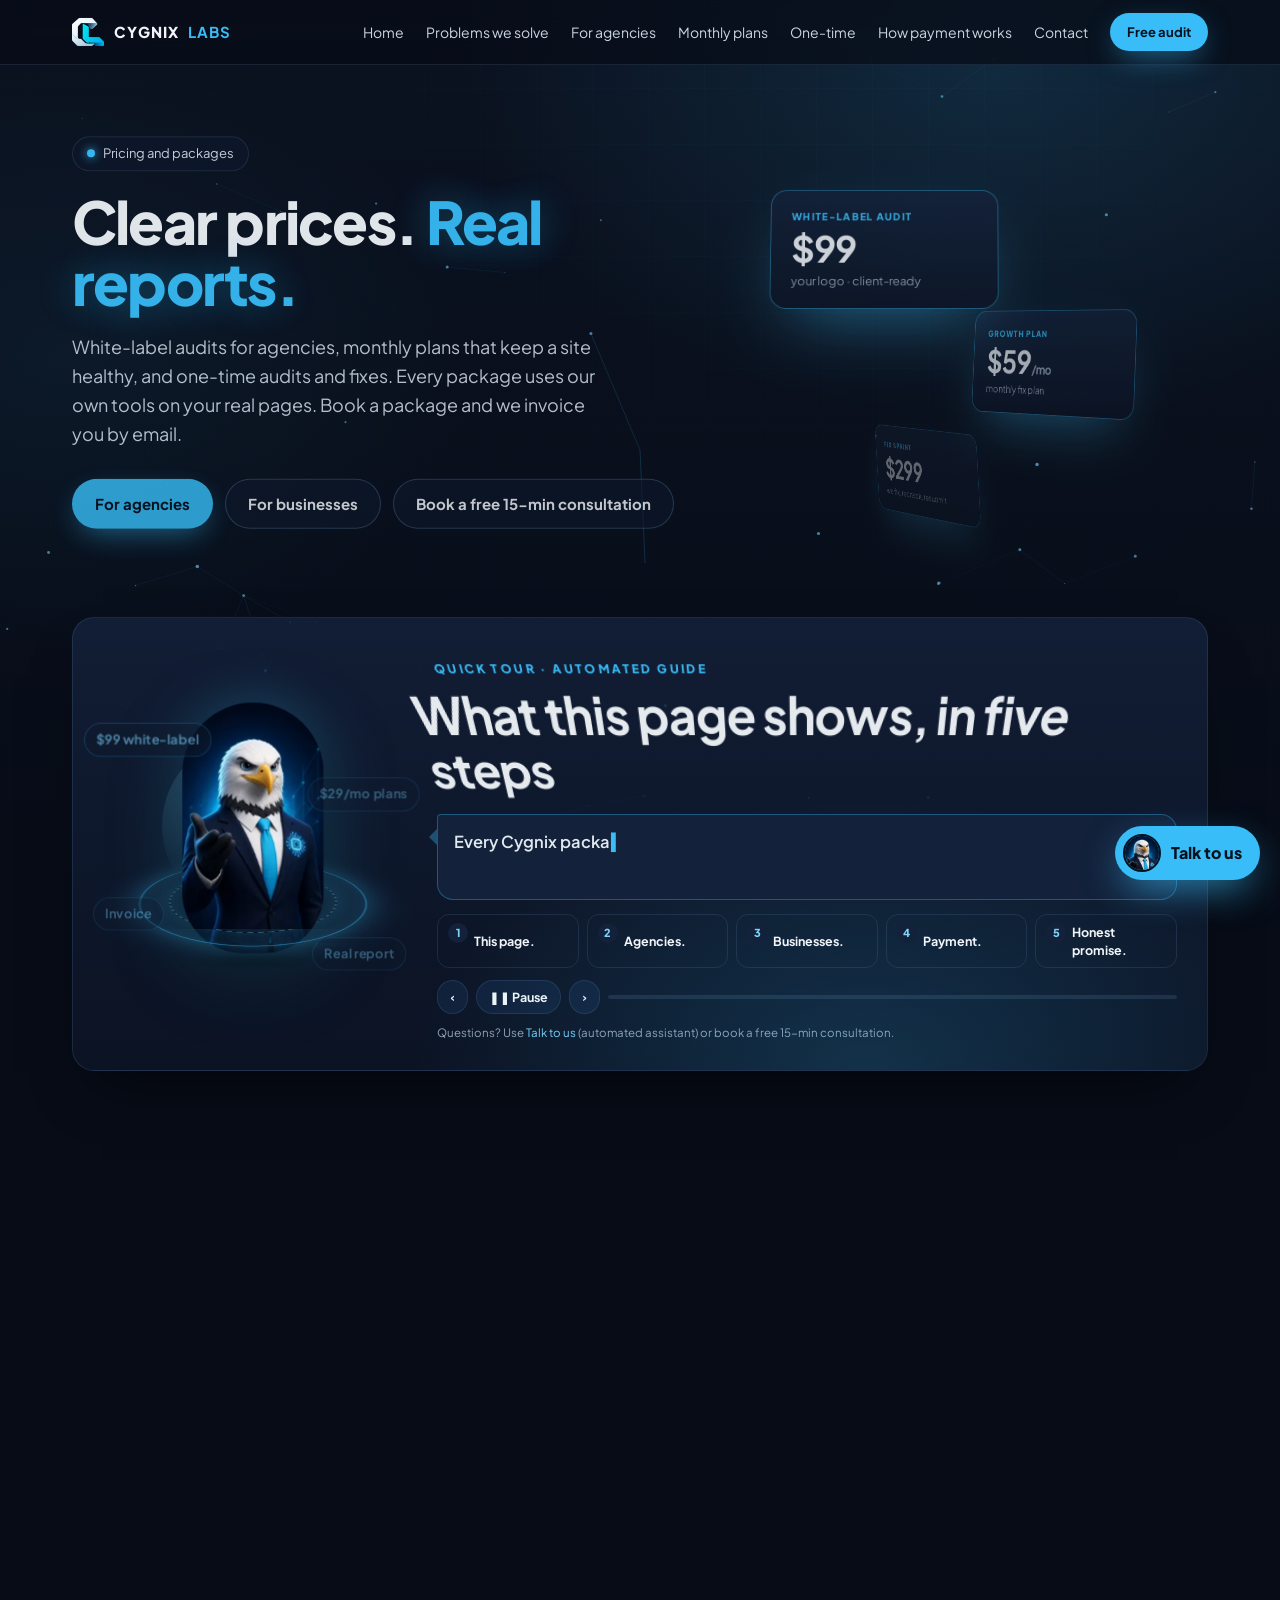
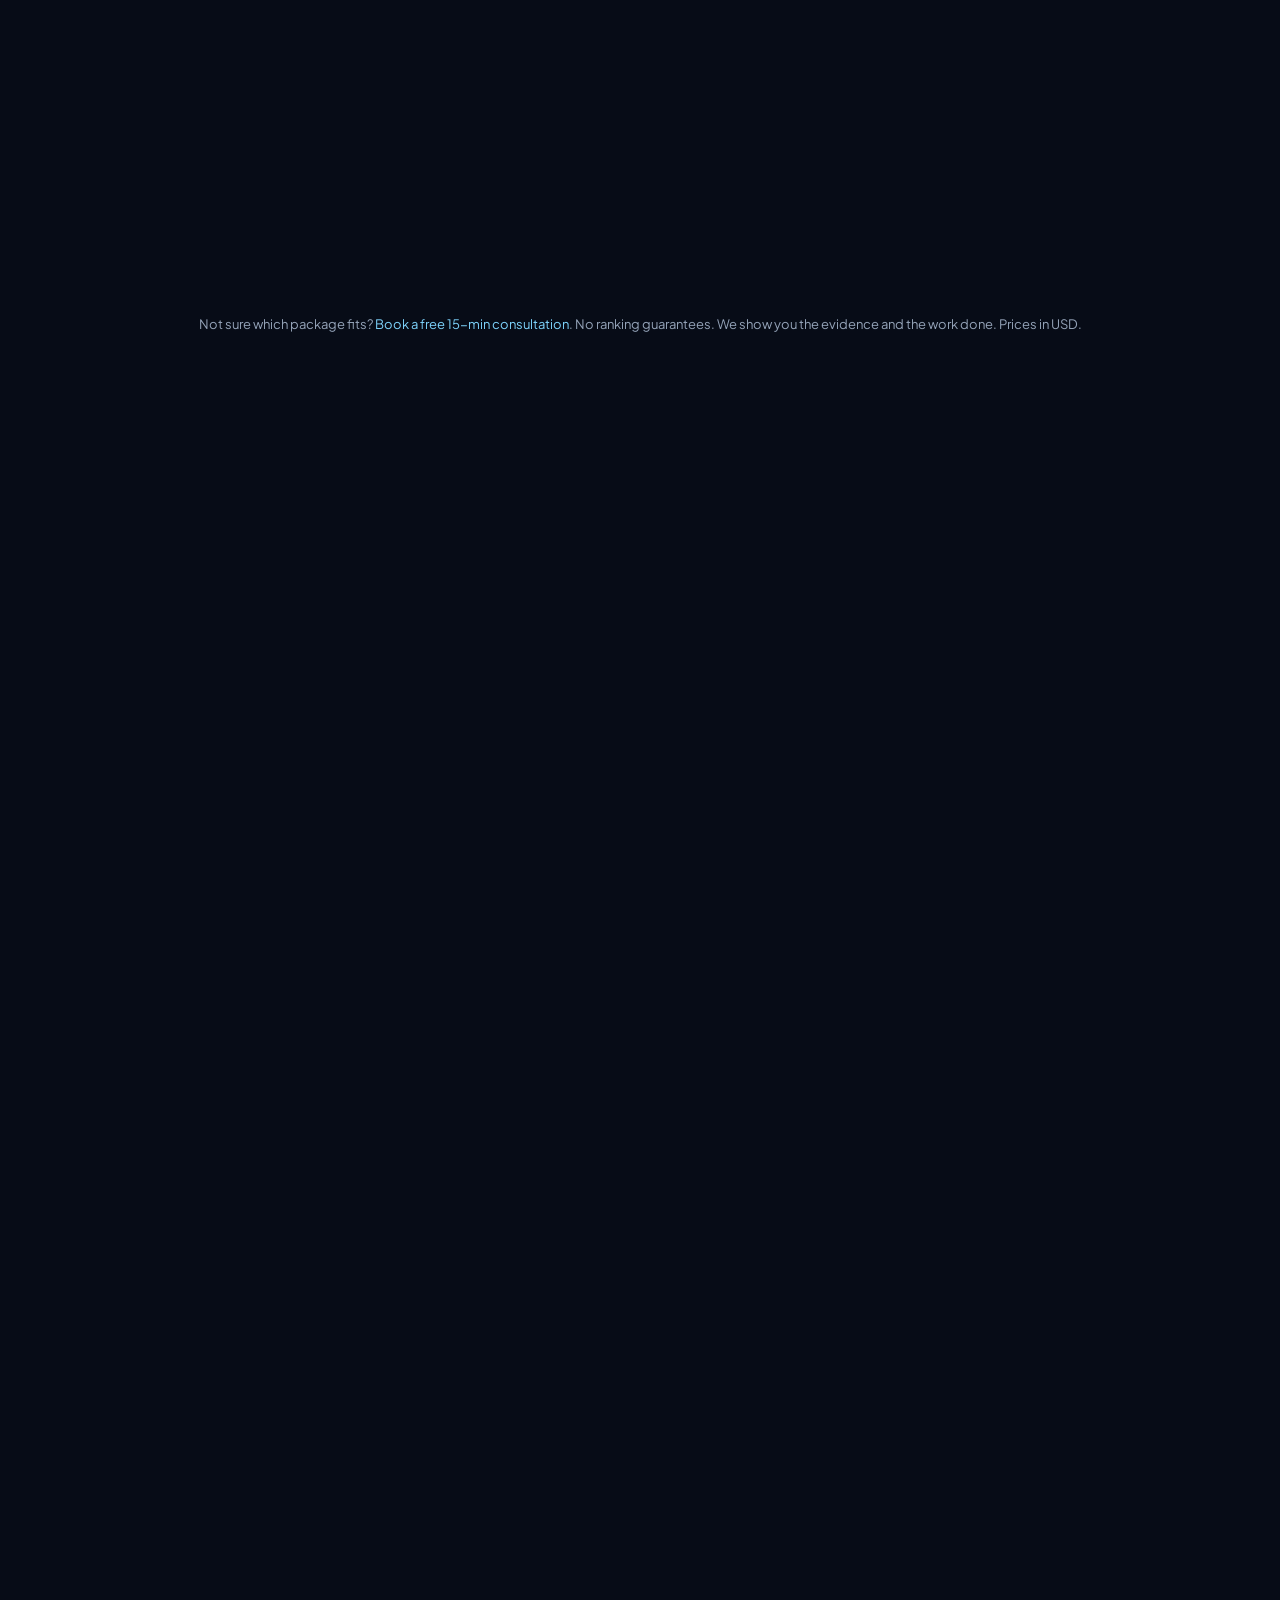
<file: pricing/index.html>
<!doctype html>
<html lang="en">
<head>
<meta charset="utf-8">
<title>Pricing and packages | Cygnix Labs</title>
<link rel="canonical" href="https://skills.cygnixlabs.com/pricing.html">
<meta http-equiv="refresh" content="0;url=/pricing.html">
<meta name="robots" content="noindex,follow">
</head>
<body>
<p>Pricing moved to <a href="/pricing.html">/pricing.html</a>.</p>
</body>
</html>
</file>
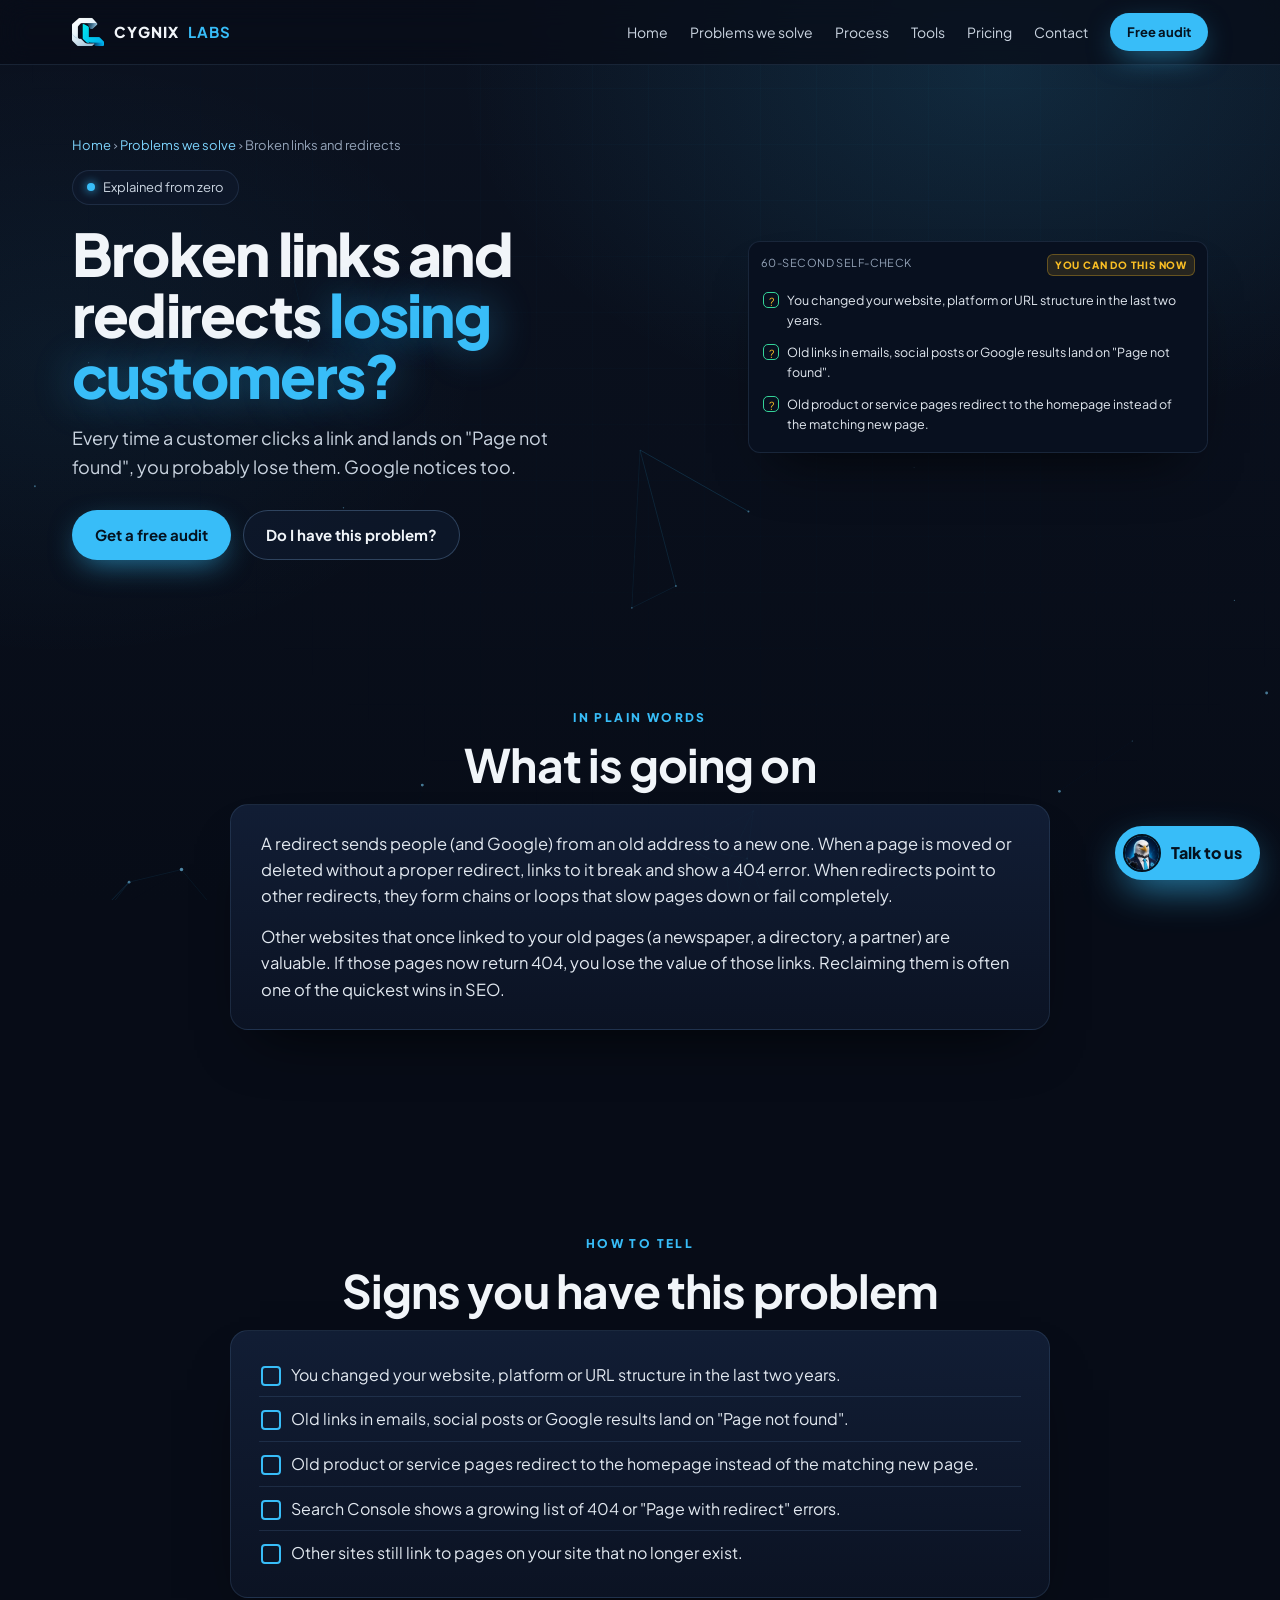
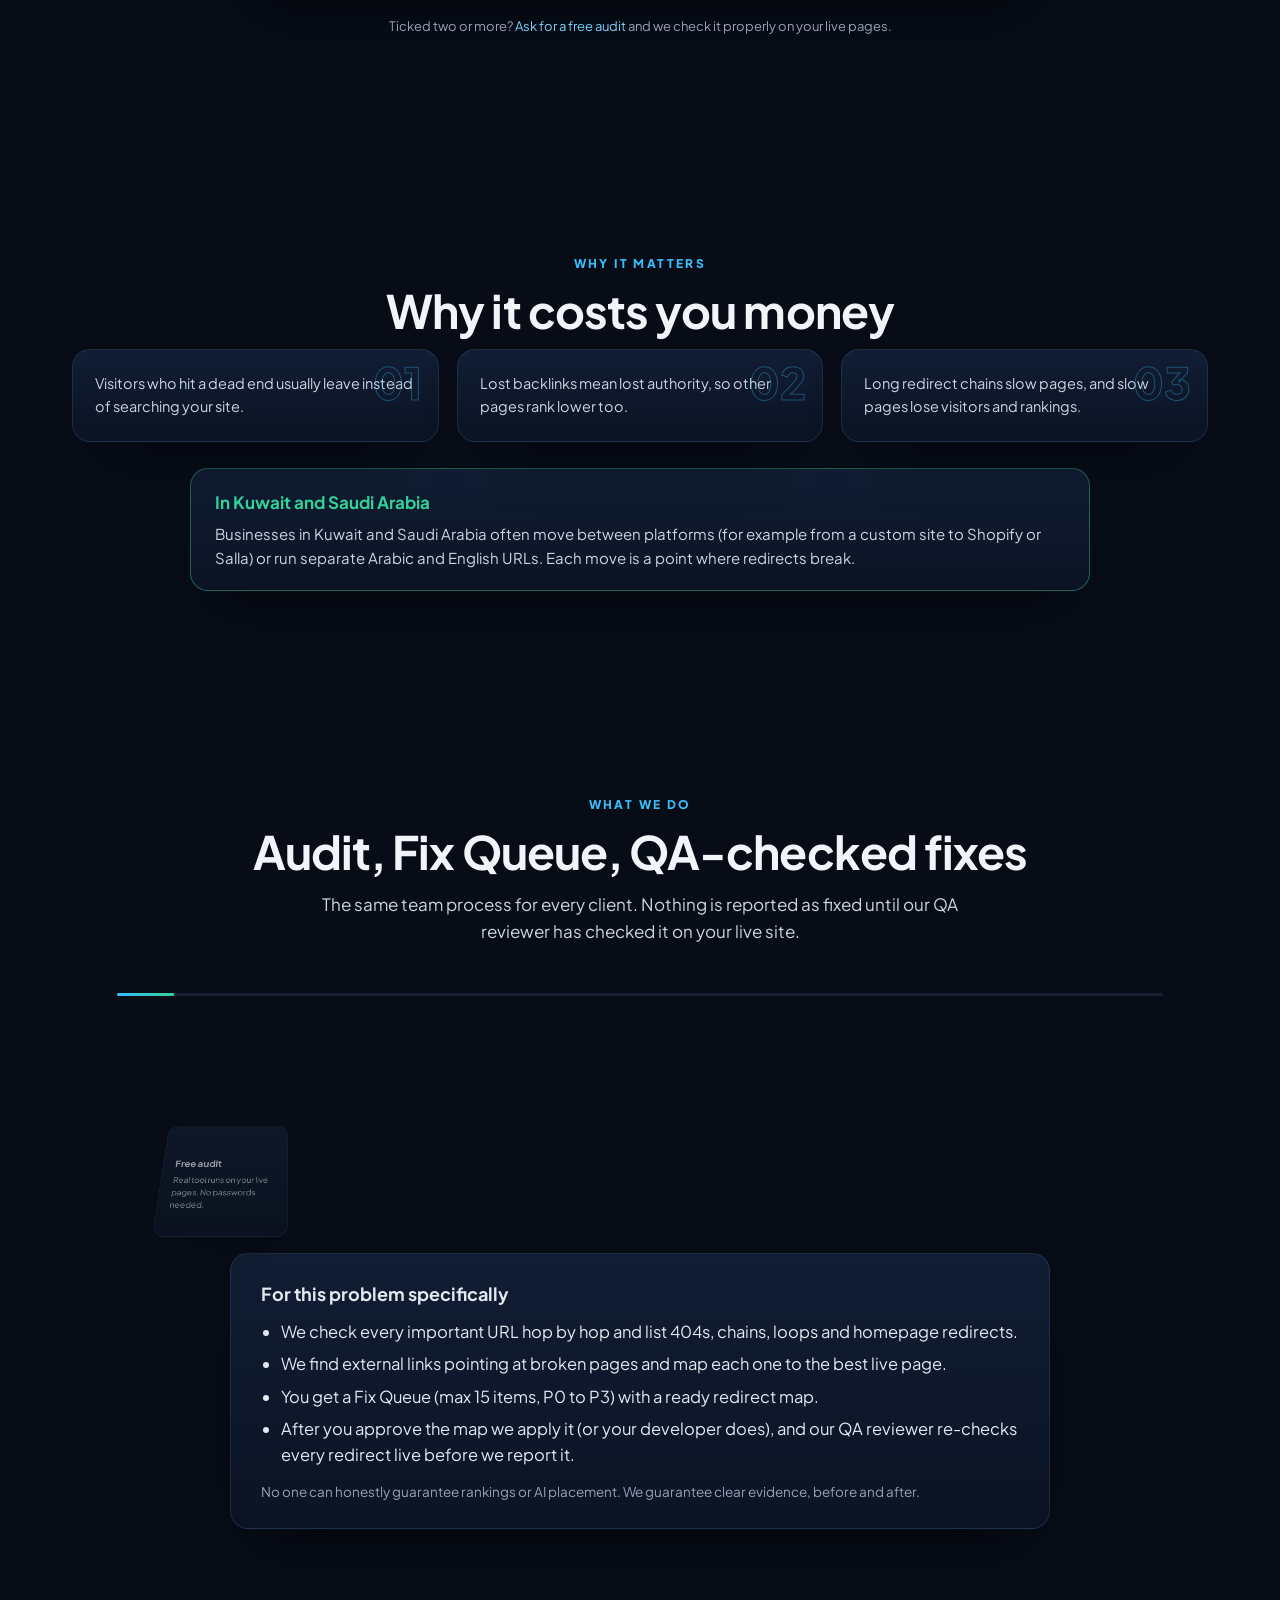
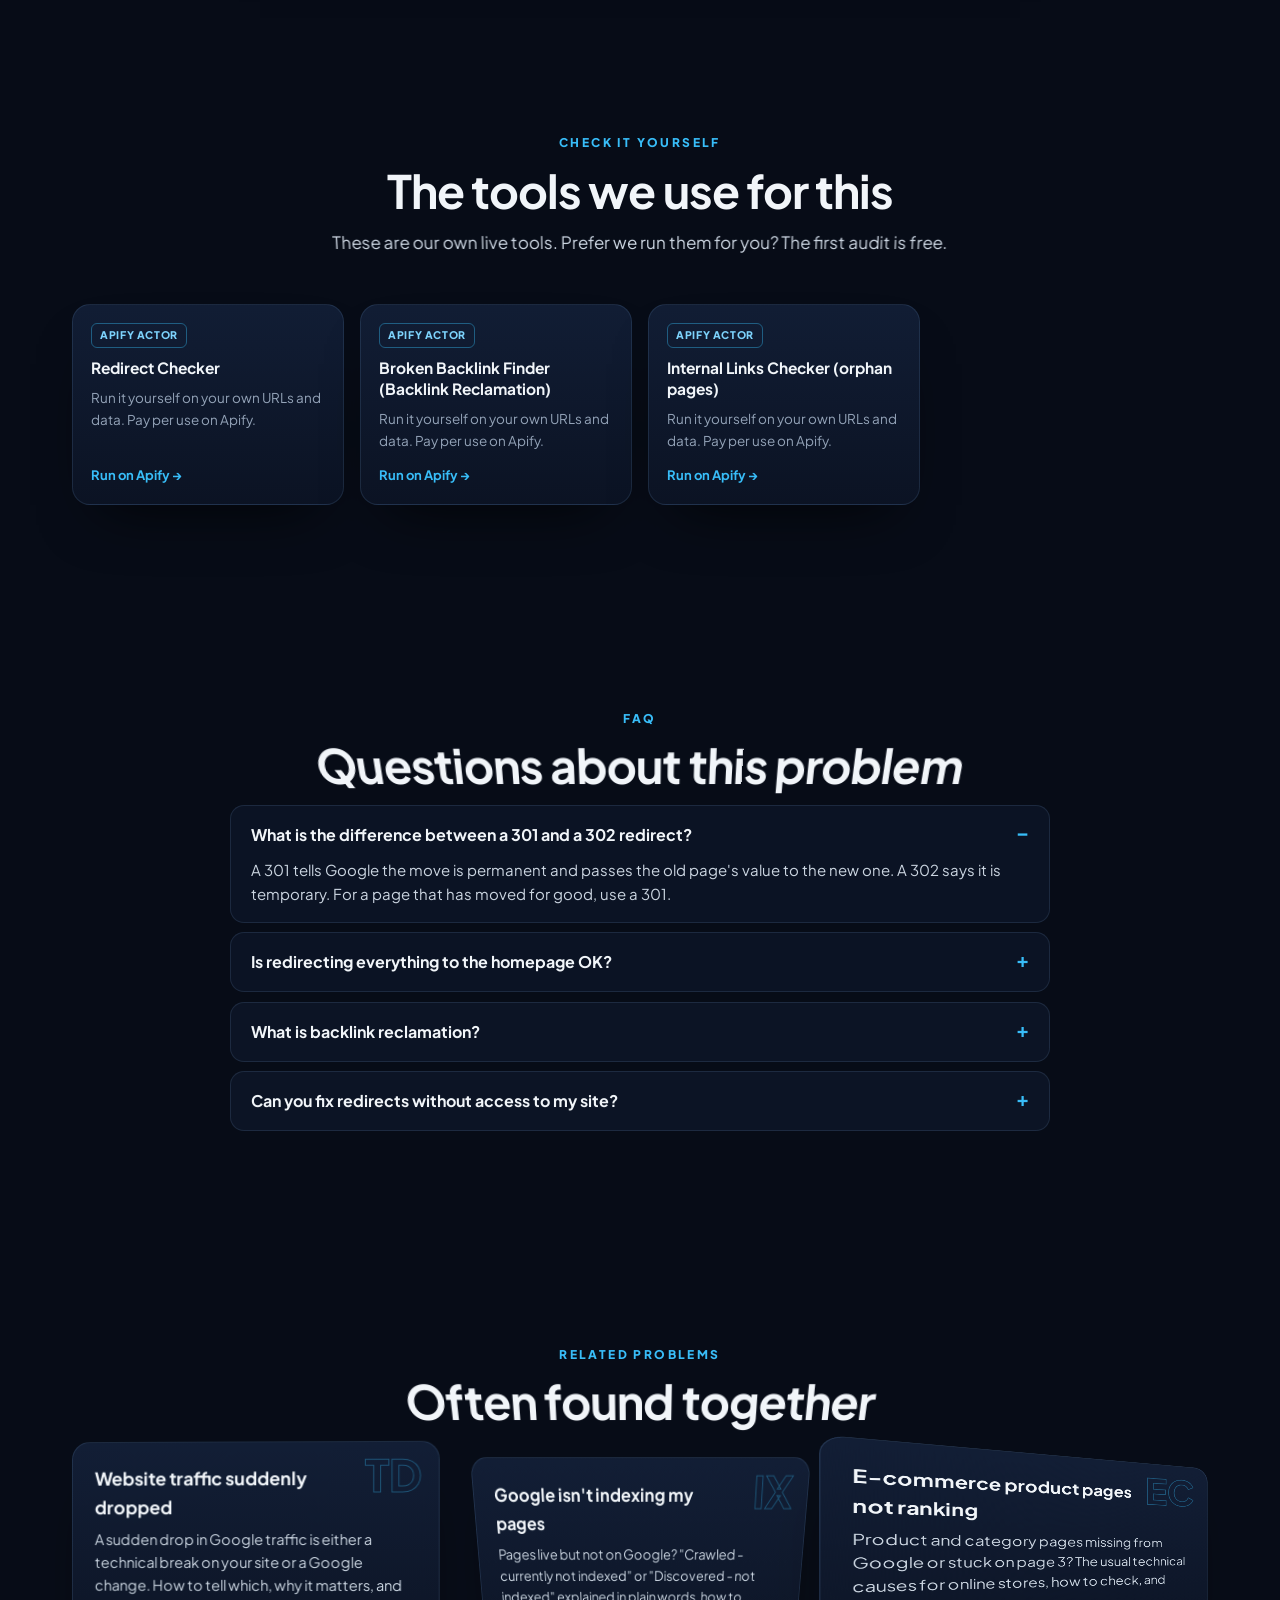
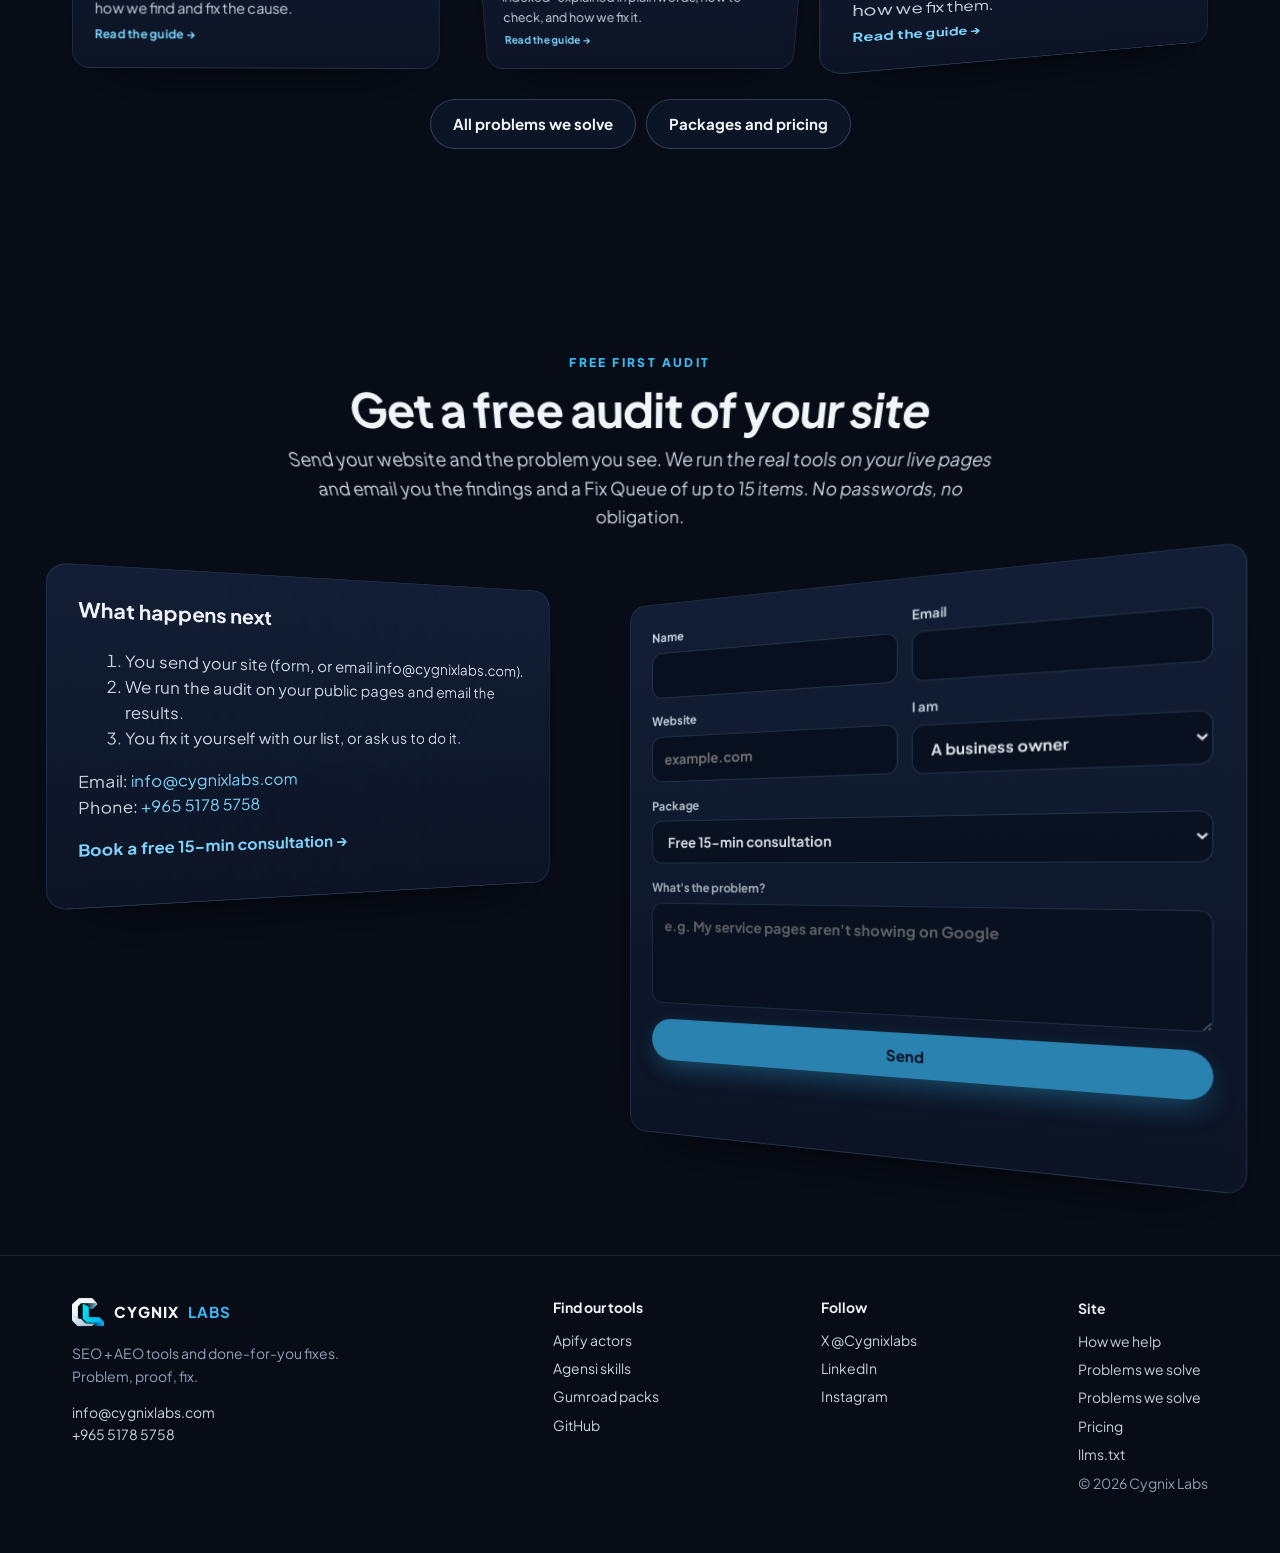
<file: broken-links-and-redirects-losing-customers.html>
<!doctype html>
<html lang="en">
<head>
<meta charset="utf-8">
<meta name="viewport" content="width=device-width,initial-scale=1,viewport-fit=cover">
<title>Broken links and redirects losing you customers? Explained simply | Cygnix Labs</title>
<meta name="description" content="404 pages, redirect chains and lost backlinks quietly cost visitors and Google trust. How to spot them, why they cost money, and how we fix them.">
<link rel="canonical" href="https://skills.cygnixlabs.com/broken-links-and-redirects-losing-customers.html">
<meta name="robots" content="index,follow,max-image-preview:large">
<meta name="theme-color" content="#0B1220">
<meta name="author" content="Cygnix Labs">
<meta property="og:type" content="article">
<meta property="og:site_name" content="Cygnix Labs">
<meta property="og:title" content="Broken links and redirects losing customers? | Cygnix Labs">
<meta property="og:description" content="404 pages, redirect chains and lost backlinks quietly cost visitors and Google trust. How to spot them, why they cost money, and how we fix them.">
<meta property="og:url" content="https://skills.cygnixlabs.com/broken-links-and-redirects-losing-customers.html">
<meta property="og:image" content="https://skills.cygnixlabs.com/assets/img/og.jpg">
<meta property="og:image:width" content="1200"><meta property="og:image:height" content="630">
<meta property="og:image:alt" content="The Cygnix Labs eagle next to the headline: Get found on Google and in AI answers">
<meta name="twitter:card" content="summary_large_image">
<meta name="twitter:site" content="@Cygnixlabs">
<meta name="twitter:title" content="Broken links and redirects losing customers? | Cygnix Labs">
<meta name="twitter:description" content="404 pages, redirect chains and lost backlinks quietly cost visitors and Google trust. How to spot them, why they cost money, and how we fix them.">
<meta name="twitter:image" content="https://skills.cygnixlabs.com/assets/img/og.jpg">
<link rel="icon" type="image/png" href="favicon.png">
<link rel="apple-touch-icon" href="apple-touch-icon.png">
<link rel="preload" href="assets/fonts/jakarta.woff2" as="font" type="font/woff2" crossorigin>
<link rel="alternate" type="text/plain" title="llms.txt" href="llms.txt">
<script>(function(){var d=document.documentElement,r=matchMedia('(prefers-reduced-motion: reduce)').matches;if(!r){d.classList.add('motion');if(matchMedia('(min-width: 981px)').matches&&!(navigator.deviceMemory&&navigator.deviceMemory<4))d.classList.add('motion-lg');}})();</script>
<link rel="stylesheet" href="assets/css/site.css?v=202611091029">
<link rel="stylesheet" href="assets/css/assist.css?v=202611091029">
<script type="application/ld+json">{"@context":"https://schema.org","@graph":[{"@type":"Organization","@id":"https://skills.cygnixlabs.com/#org","name":"Cygnix Labs","url":"https://skills.cygnixlabs.com/","logo":"https://skills.cygnixlabs.com/apple-touch-icon.png","image":"https://skills.cygnixlabs.com/assets/img/og.jpg","email":"info@cygnixlabs.com","description":"Cygnix Labs is a done-for-you SEO and AEO (AI search) team. We fix websites that customers can't find on Google, Google Maps or in AI answers such as ChatGPT: free audit, a ranked Fix Queue, and every fix QA-checked.","sameAs":["https://x.com/Cygnixlabs","https://www.linkedin.com/company/cygnix-labs","https://www.instagram.com/cygnix.labs/","https://apify.com/cygnix_labs","https://agensi.io/creators/cygnix-labs","https://cygnixlabs.gumroad.com/","https://github.com/cygnixlabs-cmd"],"telephone":"+96551785758","address":{"@type":"PostalAddress","streetAddress":"Floor 1, Office 48, Al Rehab Complex, Tunisia Street","addressLocality":"Hawalli","addressCountry":"KW"},"contactPoint":{"@type":"ContactPoint","contactType":"sales","email":"info@cygnixlabs.com","telephone":"+96551785758","availableLanguage":["English"]}},{"@type":"WebSite","@id":"https://skills.cygnixlabs.com/#site","url":"https://skills.cygnixlabs.com/","name":"Cygnix Labs","publisher":{"@id":"https://skills.cygnixlabs.com/#org"}},{"@type":"WebPage","@id":"https://skills.cygnixlabs.com/broken-links-and-redirects-losing-customers.html#page","url":"https://skills.cygnixlabs.com/broken-links-and-redirects-losing-customers.html","name":"Broken links and redirects losing you customers? Explained simply | Cygnix Labs","description":"404 pages, redirect chains and lost backlinks quietly cost visitors and Google trust. How to spot them, why they cost money, and how we fix them.","inLanguage":"en","isPartOf":{"@id":"https://skills.cygnixlabs.com/#site"},"about":{"@id":"https://skills.cygnixlabs.com/broken-links-and-redirects-losing-customers.html#service"},"breadcrumb":{"@type":"BreadcrumbList","itemListElement":[{"@type":"ListItem","position":1,"name":"Home","item":"https://skills.cygnixlabs.com/"},{"@type":"ListItem","position":2,"name":"Problems we solve","item":"https://skills.cygnixlabs.com/problems.html"},{"@type":"ListItem","position":3,"name":"Broken links and redirects","item":"https://skills.cygnixlabs.com/broken-links-and-redirects-losing-customers.html"}]},"dateModified":"2026-11-09","publisher":{"@id":"https://skills.cygnixlabs.com/#org"}},{"@type":"Service","@id":"https://skills.cygnixlabs.com/broken-links-and-redirects-losing-customers.html#service","name":"Fix: Broken links and redirects","description":"404 pages, redirect chains and lost backlinks quietly cost visitors and Google trust. How to spot them, why they cost money, and how we fix them.","provider":{"@id":"https://skills.cygnixlabs.com/#org"},"serviceType":"SEO and AEO (AI search) audit and fixes","areaServed":[{"@type":"Country","name":"Kuwait"},{"@type":"Country","name":"Saudi Arabia"},{"@type":"Country","name":"United Arab Emirates"},{"@type":"Country","name":"Qatar"},{"@type":"Country","name":"Bahrain"},{"@type":"Country","name":"Oman"},{"@type":"Country","name":"United Kingdom"},{"@type":"Country","name":"United States"},{"@type":"Country","name":"Canada"},{"@type":"Country","name":"Australia"}],"url":"https://skills.cygnixlabs.com/broken-links-and-redirects-losing-customers.html","offers":{"@type":"Offer","name":"Free first audit","price":"0","priceCurrency":"USD","url":"https://skills.cygnixlabs.com/broken-links-and-redirects-losing-customers.html#contact","availability":"https://schema.org/InStock","seller":{"@id":"https://skills.cygnixlabs.com/#org"}}},{"@type":"FAQPage","@id":"https://skills.cygnixlabs.com/broken-links-and-redirects-losing-customers.html#faq","mainEntity":[{"@type":"Question","name":"What is the difference between a 301 and a 302 redirect?","acceptedAnswer":{"@type":"Answer","text":"A 301 tells Google the move is permanent and passes the old page's value to the new one. A 302 says it is temporary. For a page that has moved for good, use a 301."}},{"@type":"Question","name":"Is redirecting everything to the homepage OK?","acceptedAnswer":{"@type":"Answer","text":"No. Google often treats that like a broken page. Each old URL should go to the closest matching new page."}},{"@type":"Question","name":"What is backlink reclamation?","acceptedAnswer":{"@type":"Answer","text":"Finding links from other websites that point to pages on your site that now return an error, and redirecting those old addresses to a live page so you get the value back."}},{"@type":"Question","name":"Can you fix redirects without access to my site?","acceptedAnswer":{"@type":"Answer","text":"We can produce the full redirect map without access. To apply it we need an editor role or your developer's help. No passwords."}}]}]}</script>
</head>
<body>
<div class="bg-grid" aria-hidden="true"></div><canvas id="bg-fx" aria-hidden="true"></canvas>
<a class="skip" href="#main">Skip to content</a>
<header class="nav"><div class="wrap">
 <a class="logo" href="./" aria-label="Cygnix Labs home"><img src="assets/brand/cygnix-mark-64.png" srcset="assets/brand/cygnix-mark-64.png 1x, assets/brand/cygnix-mark-120.png 2x" width="32" height="32" alt="" style="width:32px;height:32px;object-fit:contain">CYGNIX <b>LABS</b></a>
 <nav aria-label="Main"><a href="./">Home</a><a href="problems.html" aria-current="page">Problems we solve</a><a href="./#process">Process</a><a href="./#tools">Tools</a><a href="pricing.html">Pricing</a><a href="#contact">Contact</a></nav>
 <a class="mlink" href="problems.html">Problems</a>
 <a class="btn btn-p btn-sm" href="#contact" data-package="Free audit">Free audit</a>
</div></header>

<main id="main">
<section class="phero" id="top" aria-label="Broken links and redirects losing customers?"><div class="wrap">
 <div>
  <p class="crumbs"><a href="./">Home</a> › <a href="problems.html">Problems we solve</a> › Broken links and redirects</p>
  <span class="pill"><span class="dot"></span>Explained from zero</span>
  <h1>Broken links and redirects <span class="c">losing customers?</span></h1>
  <p class="lead">Every time a customer clicks a link and lands on &quot;Page not found&quot;, you probably lose them. Google notices too.</p>
  <div class="ctas"><a class="btn btn-p" href="#contact" data-package="Free audit" data-msg="Free audit request (Broken links and redirects). My website: ">Get a free audit</a><a class="btn btn-g" href="#signs">Do I have this problem?</a></div>
 </div>
 <div class="mock pcheck glass" aria-label="Quick self-check"><div class="mh"><span>60-SECOND SELF-CHECK</span><span class="tag">YOU CAN DO THIS NOW</span></div>
  <div class="chk"><i>?</i>You changed your website, platform or URL structure in the last two years.</div><div class="chk"><i>?</i>Old links in emails, social posts or Google results land on &quot;Page not found&quot;.</div><div class="chk"><i>?</i>Old product or service pages redirect to the homepage instead of the matching new page.</div>
 </div>
</div></section>

<section id="plain"><div class="wrap">
 <p class="eyebrow">In plain words</p>
 <h2>What is going on</h2>
 <div class="prose glass rv"><p>A redirect sends people (and Google) from an old address to a new one. When a page is moved or deleted without a proper redirect, links to it break and show a 404 error. When redirects point to other redirects, they form chains or loops that slow pages down or fail completely.</p><p>Other websites that once linked to your old pages (a newspaper, a directory, a partner) are valuable. If those pages now return 404, you lose the value of those links. Reclaiming them is often one of the quickest wins in SEO.</p></div>
</div></section>

<section id="signs"><div class="wrap">
 <p class="eyebrow">How to tell</p>
 <h2>Signs you have this problem</h2>
 <ul class="checklist glass rv"><li>You changed your website, platform or URL structure in the last two years.</li><li>Old links in emails, social posts or Google results land on &quot;Page not found&quot;.</li><li>Old product or service pages redirect to the homepage instead of the matching new page.</li><li>Search Console shows a growing list of 404 or &quot;Page with redirect&quot; errors.</li><li>Other sites still link to pages on your site that no longer exist.</li></ul>
 <p class="note">Ticked two or more? <a href="#contact" data-package="Free audit" data-msg="Free audit request (Broken links and redirects). My website: ">Ask for a free audit</a> and we check it properly on your live pages.</p>
</div></section>

<section id="cost"><div class="wrap">
 <p class="eyebrow">Why it matters</p>
 <h2>Why it costs you money</h2>
 <div class="finds"><article class="find glass"><span class="fi" aria-hidden="true">01</span><p>Visitors who hit a dead end usually leave instead of searching your site.</p></article><article class="find glass"><span class="fi" aria-hidden="true">02</span><p>Lost backlinks mean lost authority, so other pages rank lower too.</p></article><article class="find glass"><span class="fi" aria-hidden="true">03</span><p>Long redirect chains slow pages, and slow pages lose visitors and rankings.</p></article></div>
 <div class="gulf glass rv"><h3>In Kuwait and Saudi Arabia</h3><p>Businesses in Kuwait and Saudi Arabia often move between platforms (for example from a custom site to Shopify or Salla) or run separate Arabic and English URLs. Each move is a point where redirects break.</p></div>
</div></section>

<section id="process"><div class="wrap">
 <p class="eyebrow">What we do</p>
 <h2>Audit, Fix Queue, QA-checked fixes</h2>
 <p class="sub">The same team process for every client. Nothing is reported as fixed until our QA reviewer has checked it on your live site.</p>
 <div class="proc">
  <div class="proc-line" aria-hidden="true"><span></span></div>
  <div class="pstep glass"><span class="pn">1</span><h3>Free audit</h3><p>Real tool runs on your live pages. No passwords needed.</p></div>
  <div class="pstep glass"><span class="pn">2</span><h3>Fix Queue</h3><p>Up to 15 fixes, ranked P0 (urgent) to P3 (nice to have), each with evidence.</p></div>
  <div class="pstep glass"><span class="pn">3</span><h3>Your approval</h3><p>Anything your customers will read is approved by you before it goes live.</p></div>
  <div class="pstep glass"><span class="pn">4</span><h3>Specialist fixes</h3><p>Our SEO and AI-search specialists make the changes, or hand your developer the exact list.</p></div>
  <div class="pstep glass"><span class="pn">5</span><h3>QA-checked</h3><p>A separate QA reviewer checks every fix on your live site before we call it done.</p></div>
 </div>
 <div class="prose glass rv"><h3>For this problem specifically</h3><ul><li>We check every important URL hop by hop and list 404s, chains, loops and homepage redirects.</li><li>We find external links pointing at broken pages and map each one to the best live page.</li><li>You get a Fix Queue (max 15 items, P0 to P3) with a ready redirect map.</li><li>After you approve the map we apply it (or your developer does), and our QA reviewer re-checks every redirect live before we report it.</li></ul><p class="small">No one can honestly guarantee rankings or AI placement. We guarantee clear evidence, before and after.</p></div>
</div></section>

<section id="tools"><div class="wrap">
 <p class="eyebrow">Check it yourself</p>
 <h2>The tools we use for this</h2>
 <p class="sub">These are our own live tools. Prefer we run them for you? The first audit is free.</p>
 <div class="grid"><a class="tool glass" href="https://apify.com/cygnix_labs/redirect-checker" target="_blank" rel="noopener"><div class="meta"><span class="badge apify">Apify actor</span></div><h3>Redirect Checker</h3><p>Run it yourself on your own URLs and data. Pay per use on Apify.</p><div class="ft"><span class="go">Run on Apify →</span></div></a><a class="tool glass" href="https://apify.com/cygnix_labs/backlink-reclamation-finder" target="_blank" rel="noopener"><div class="meta"><span class="badge apify">Apify actor</span></div><h3>Broken Backlink Finder (Backlink Reclamation)</h3><p>Run it yourself on your own URLs and data. Pay per use on Apify.</p><div class="ft"><span class="go">Run on Apify →</span></div></a><a class="tool glass" href="https://apify.com/cygnix_labs/internal-link-audit" target="_blank" rel="noopener"><div class="meta"><span class="badge apify">Apify actor</span></div><h3>Internal Links Checker (orphan pages)</h3><p>Run it yourself on your own URLs and data. Pay per use on Apify.</p><div class="ft"><span class="go">Run on Apify →</span></div></a></div>
</div></section>

<section id="faq"><div class="wrap">
 <p class="eyebrow">FAQ</p>
 <h2>Questions about this problem</h2>
 <div class="faq"><details open><summary>What is the difference between a 301 and a 302 redirect?</summary><p>A 301 tells Google the move is permanent and passes the old page&#x27;s value to the new one. A 302 says it is temporary. For a page that has moved for good, use a 301.</p></details><details><summary>Is redirecting everything to the homepage OK?</summary><p>No. Google often treats that like a broken page. Each old URL should go to the closest matching new page.</p></details><details><summary>What is backlink reclamation?</summary><p>Finding links from other websites that point to pages on your site that now return an error, and redirecting those old addresses to a live page so you get the value back.</p></details><details><summary>Can you fix redirects without access to my site?</summary><p>We can produce the full redirect map without access. To apply it we need an editor role or your developer&#x27;s help. No passwords.</p></details></div>
</div></section>

<section id="related"><div class="wrap">
 <p class="eyebrow">Related problems</p>
 <h2>Often found together</h2>
 <div class="finds"><a class="find glass" href="website-traffic-suddenly-dropped.html"><span class="fi" aria-hidden="true">TD</span><h3>Website traffic suddenly dropped</h3><p>A sudden drop in Google traffic is either a technical break on your site or a Google change. How to tell which, why it matters, and how we find and fix the cause.</p><small>Read the guide →</small></a><a class="find glass" href="google-not-indexing-my-pages.html"><span class="fi" aria-hidden="true">IX</span><h3>Google isn&#x27;t indexing my pages</h3><p>Pages live but not on Google? &quot;Crawled - currently not indexed&quot; or &quot;Discovered - not indexed&quot; explained in plain words, how to check, and how we fix it.</p><small>Read the guide →</small></a><a class="find glass" href="ecommerce-product-pages-not-ranking.html"><span class="fi" aria-hidden="true">EC</span><h3>E-commerce product pages not ranking</h3><p>Product and category pages missing from Google or stuck on page 3? The usual technical causes for online stores, how to check, and how we fix them.</p><small>Read the guide →</small></a></div>
 <div class="flow"><a class="btn btn-g" href="problems.html">All problems we solve</a><a class="btn btn-g" href="pricing.html">Packages and pricing</a></div>
</div></section>
<section id="contact"><div class="wrap">
 <p class="eyebrow">Free first audit</p>
 <h2>Get a free audit of your site</h2>
 <p class="sub">Send your website and the problem you see. We run the real tools on your live pages and email you the findings and a Fix Queue of up to 15 items. No passwords, no obligation.</p>
 <div class="contact">
  <div class="side glass rv">
   <h3>What happens next</h3>
   <ol><li>You send your site (form, or email info@cygnixlabs.com).</li><li>We run the audit on your public pages and email the results.</li><li>You fix it yourself with our list, or ask us to do it.</li></ol>
   <p>Email: <a href="mailto:info@cygnixlabs.com?subject=Free%20audit%3A%20Broken%20links%20and%20redirects">info@cygnixlabs.com</a><br>Phone: <a href="tel:+96551785758">+965 5178 5758</a></p>
   <p><a href="?package=consultation#contact" data-package="Free 15-min consultation" data-msg="I would like a free 15-min consultation about: Broken links and redirects"><b>Book a free 15-min consultation →</b></a></p>
  </div>
  <form class="f glass rv" id="contact-form" novalidate>
   <div class="two"><label>Name<input name="name" required autocomplete="name"></label><label>Email<input name="email" type="email" required autocomplete="email"></label></div>
   <div class="two"><label>Website<input name="website" type="text" placeholder="example.com" autocomplete="url"></label>
    <label>I am<select name="type"><option>A business owner</option><option>An agency</option><option>An online store</option><option>Other</option></select></label></div>
   <label>Package<select name="package"><option>Free 15-min consultation</option><option>Free audit</option><option>Free sample audit (agencies)</option><option>White-label audit — $99</option><option>White-label 4-pack — $299</option><option>Monitor — $29/mo</option><option>Growth — $59/mo</option><option>Agency — $99/mo (5 white-label sites)</option><option>Quick Audit — $79</option><option>Full Audit — $199</option><option>Fix Sprint — $299</option><option>Talk to us (chat)</option><option>Just a question</option></select></label>
   <label>What's the problem?<textarea name="message" placeholder="e.g. My service pages aren't showing on Google"></textarea></label>
   <input class="hp" type="text" name="_honey" tabindex="-1" autocomplete="off" aria-hidden="true">
   <button class="btn btn-p" type="submit">Send</button>
   <p class="status" role="status" aria-live="polite"></p>
  </form>
 </div>
</div></section>
</main>

<footer><div class="wrap">
 <div><a class="logo" href="./"><img src="assets/brand/cygnix-mark-64.png" srcset="assets/brand/cygnix-mark-64.png 1x, assets/brand/cygnix-mark-120.png 2x" width="32" height="32" alt="" style="width:32px;height:32px;object-fit:contain">CYGNIX <b>LABS</b></a><p style="max-width:320px">SEO + AEO tools and done-for-you fixes. Problem, proof, fix.</p><p><a href="mailto:info@cygnixlabs.com">info@cygnixlabs.com</a><br><a href="tel:+96551785758">+965 5178 5758</a></p></div>
 <div><h4>Find our tools</h4><ul><li><a href="https://apify.com/cygnix_labs" target="_blank" rel="noopener">Apify actors</a></li><li><a href="https://agensi.io/creators/cygnix-labs" target="_blank" rel="noopener">Agensi skills</a></li><li><a href="https://cygnixlabs.gumroad.com/" target="_blank" rel="noopener">Gumroad packs</a></li><li><a href="https://github.com/cygnixlabs-cmd/cygnix-seo-skills" target="_blank" rel="noopener">GitHub</a></li></ul></div>
 <div><h4>Follow</h4><ul><li><a href="https://x.com/Cygnixlabs" target="_blank" rel="noopener">X @Cygnixlabs</a></li><li><a href="https://www.linkedin.com/company/cygnix-labs" target="_blank" rel="noopener">LinkedIn</a></li><li><a href="https://www.instagram.com/cygnix.labs/" target="_blank" rel="noopener">Instagram</a></li></ul></div>
 <div><h4>Site</h4><ul><li><a href="./#how">How we help</a></li><li><a href="problems.html">Problems we solve</a></li><li><a href="problems.html">Problems we solve</a></li><li><a href="pricing.html">Pricing</a></li><li><a href="llms.txt">llms.txt</a></li><li>© 2026 Cygnix Labs</li></ul></div>
</div></footer>

<button class="chat-fab" id="chat-fab" type="button" aria-controls="chat" aria-expanded="false"><img src="assets/img/eagle-360.webp" alt="" width="38" height="38" loading="lazy"><span>Talk to us</span></button>
<div class="chat" id="chat" role="dialog" aria-label="Talk to us: Cygnix guide">
 <div class="chat-h"><img src="assets/img/eagle-360.webp" alt="" width="40" height="40" loading="lazy"><div><b>Cygnix guide</b><small>Automated guide · the team replies by email</small></div><button class="chat-x" type="button" aria-label="Close chat">×</button></div>
 <div class="chat-b" data-lenis-prevent></div>
 <form class="chat-f"><input type="text" placeholder="Describe your problem…" aria-label="Describe your problem" maxlength="300"><button class="btn btn-p btn-sm" type="submit">Send</button></form>
 <div class="chat-note">Not a live chat. Use “Send this to the Cygnix team” and we reply by email.</div>
</div>
<script src="assets/vendor/gsap.min.js" defer></script>
<script src="assets/vendor/ScrollTrigger.min.js" defer></script>
<script src="assets/vendor/lenis.min.js" defer></script>
<script src="assets/js/main.js?v=202611091029" defer></script>
<script src="assets/js/motion.js?v=202611091029" defer></script>
</body>
</html>
</file>
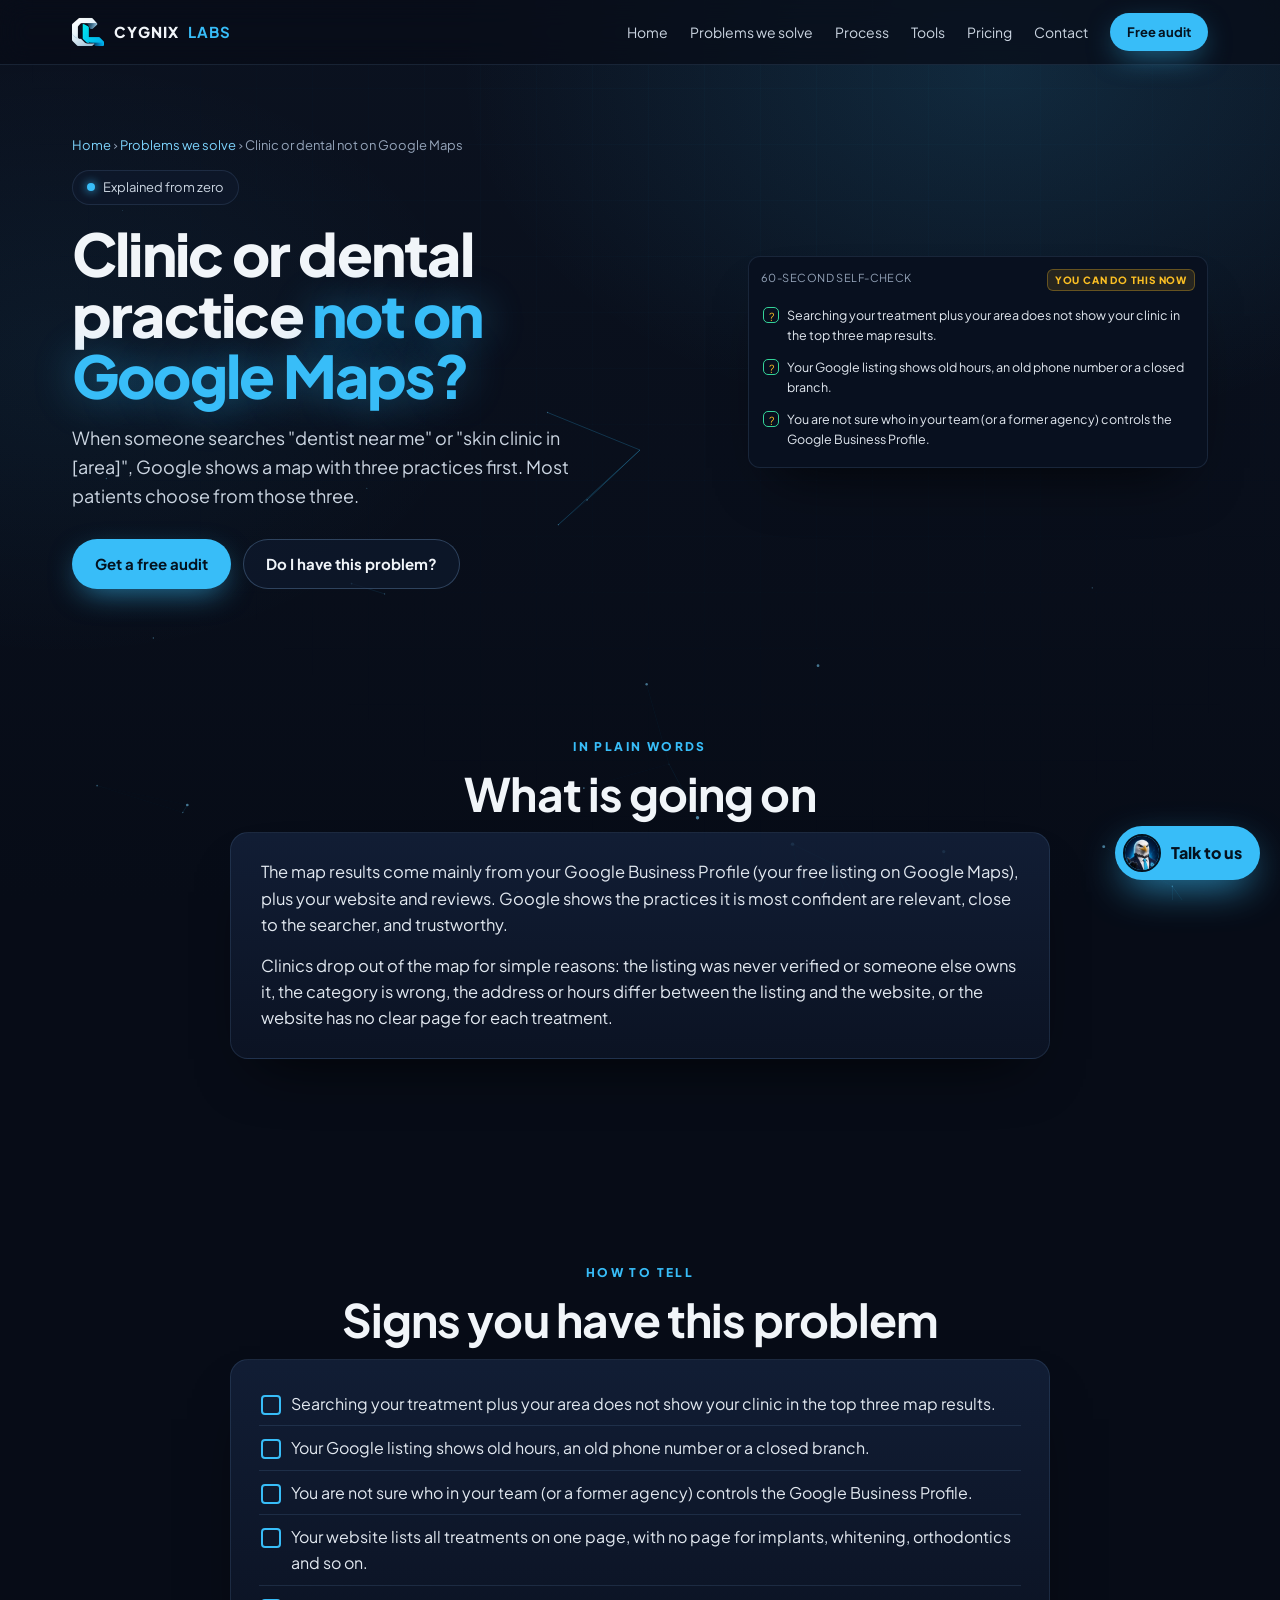
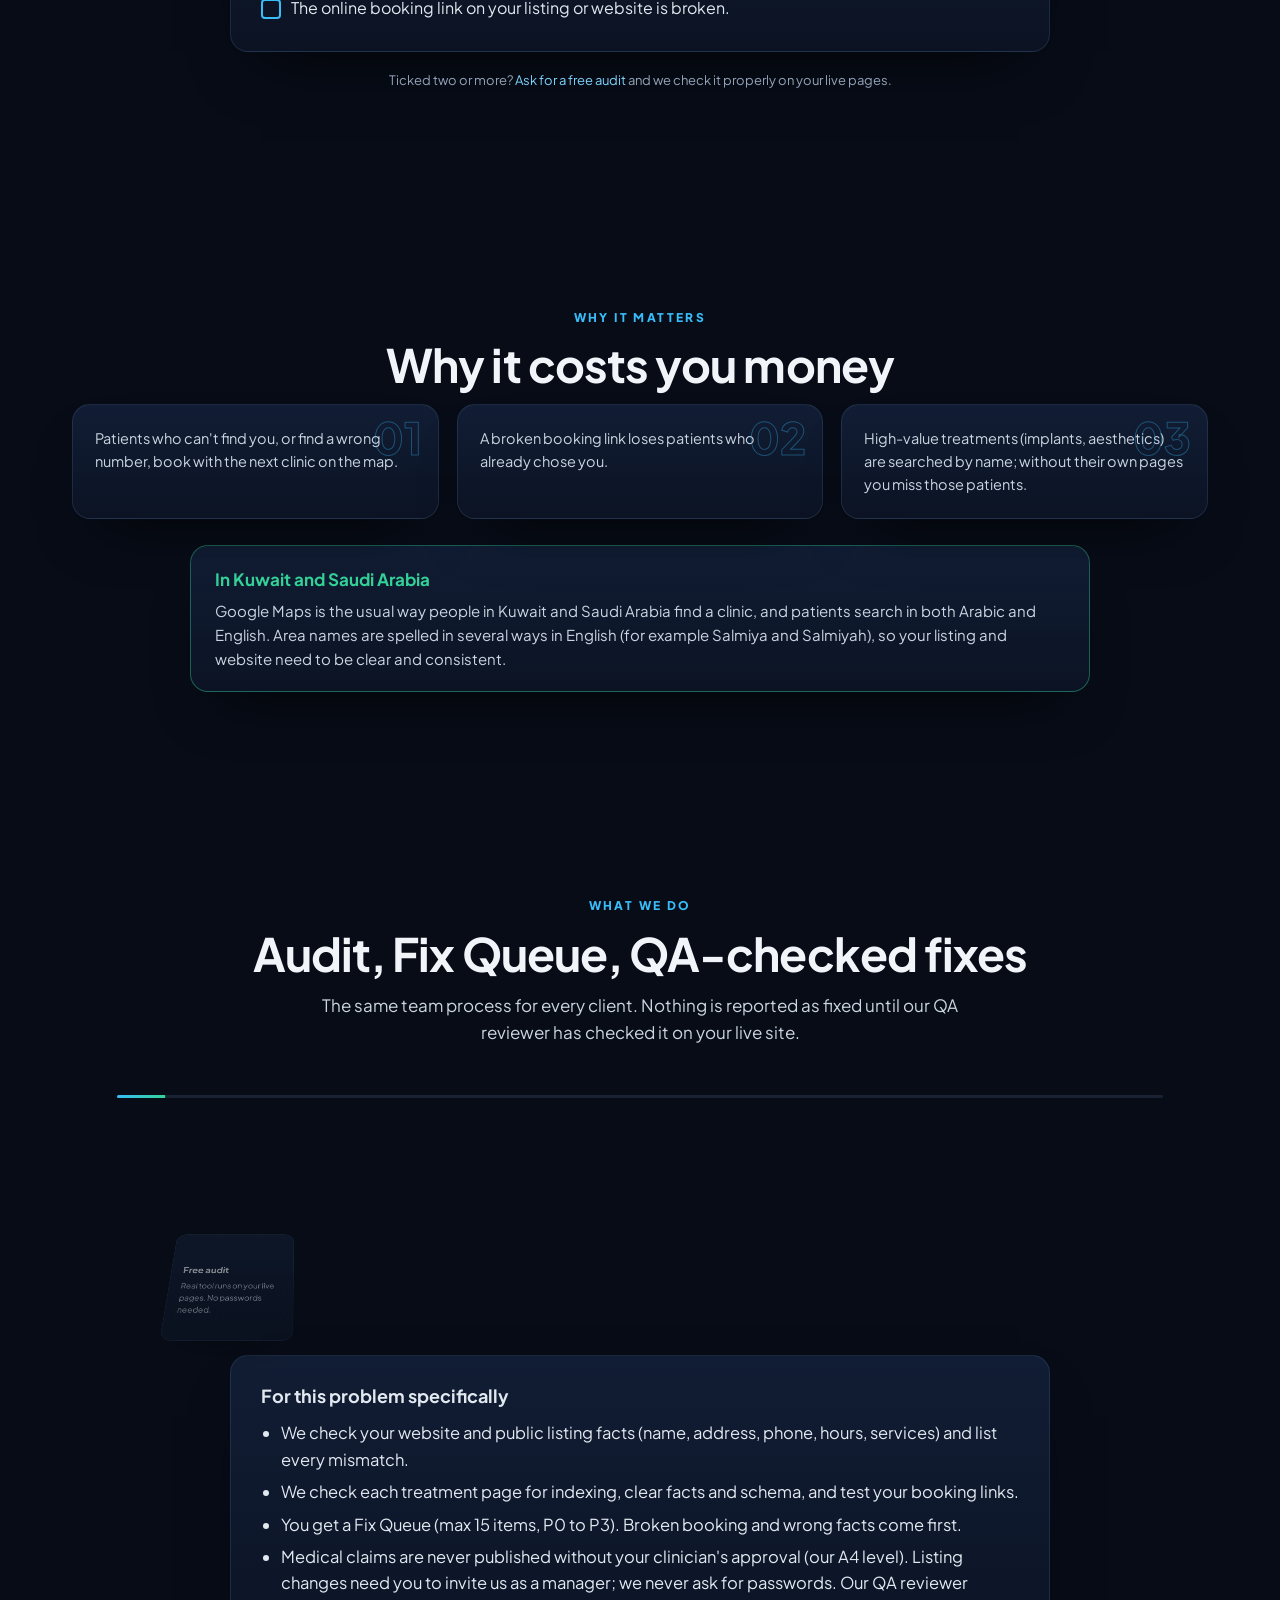
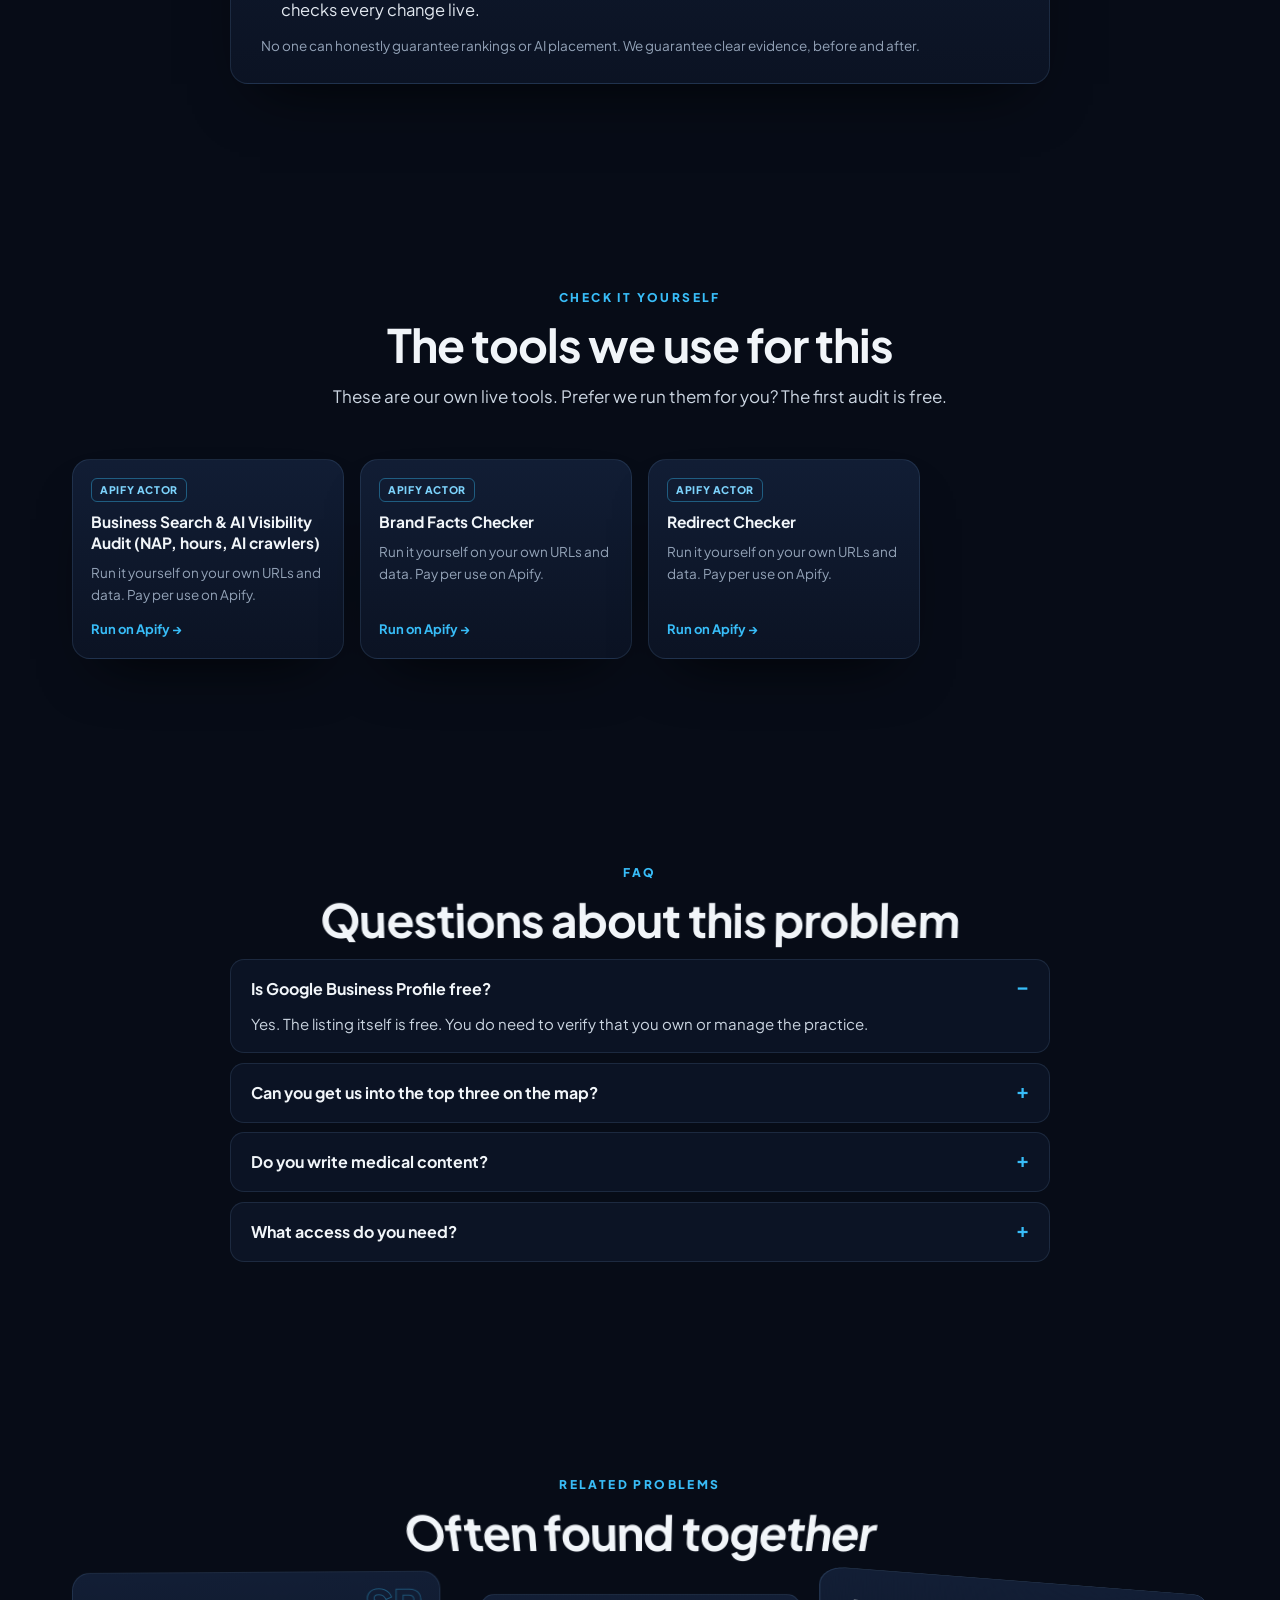
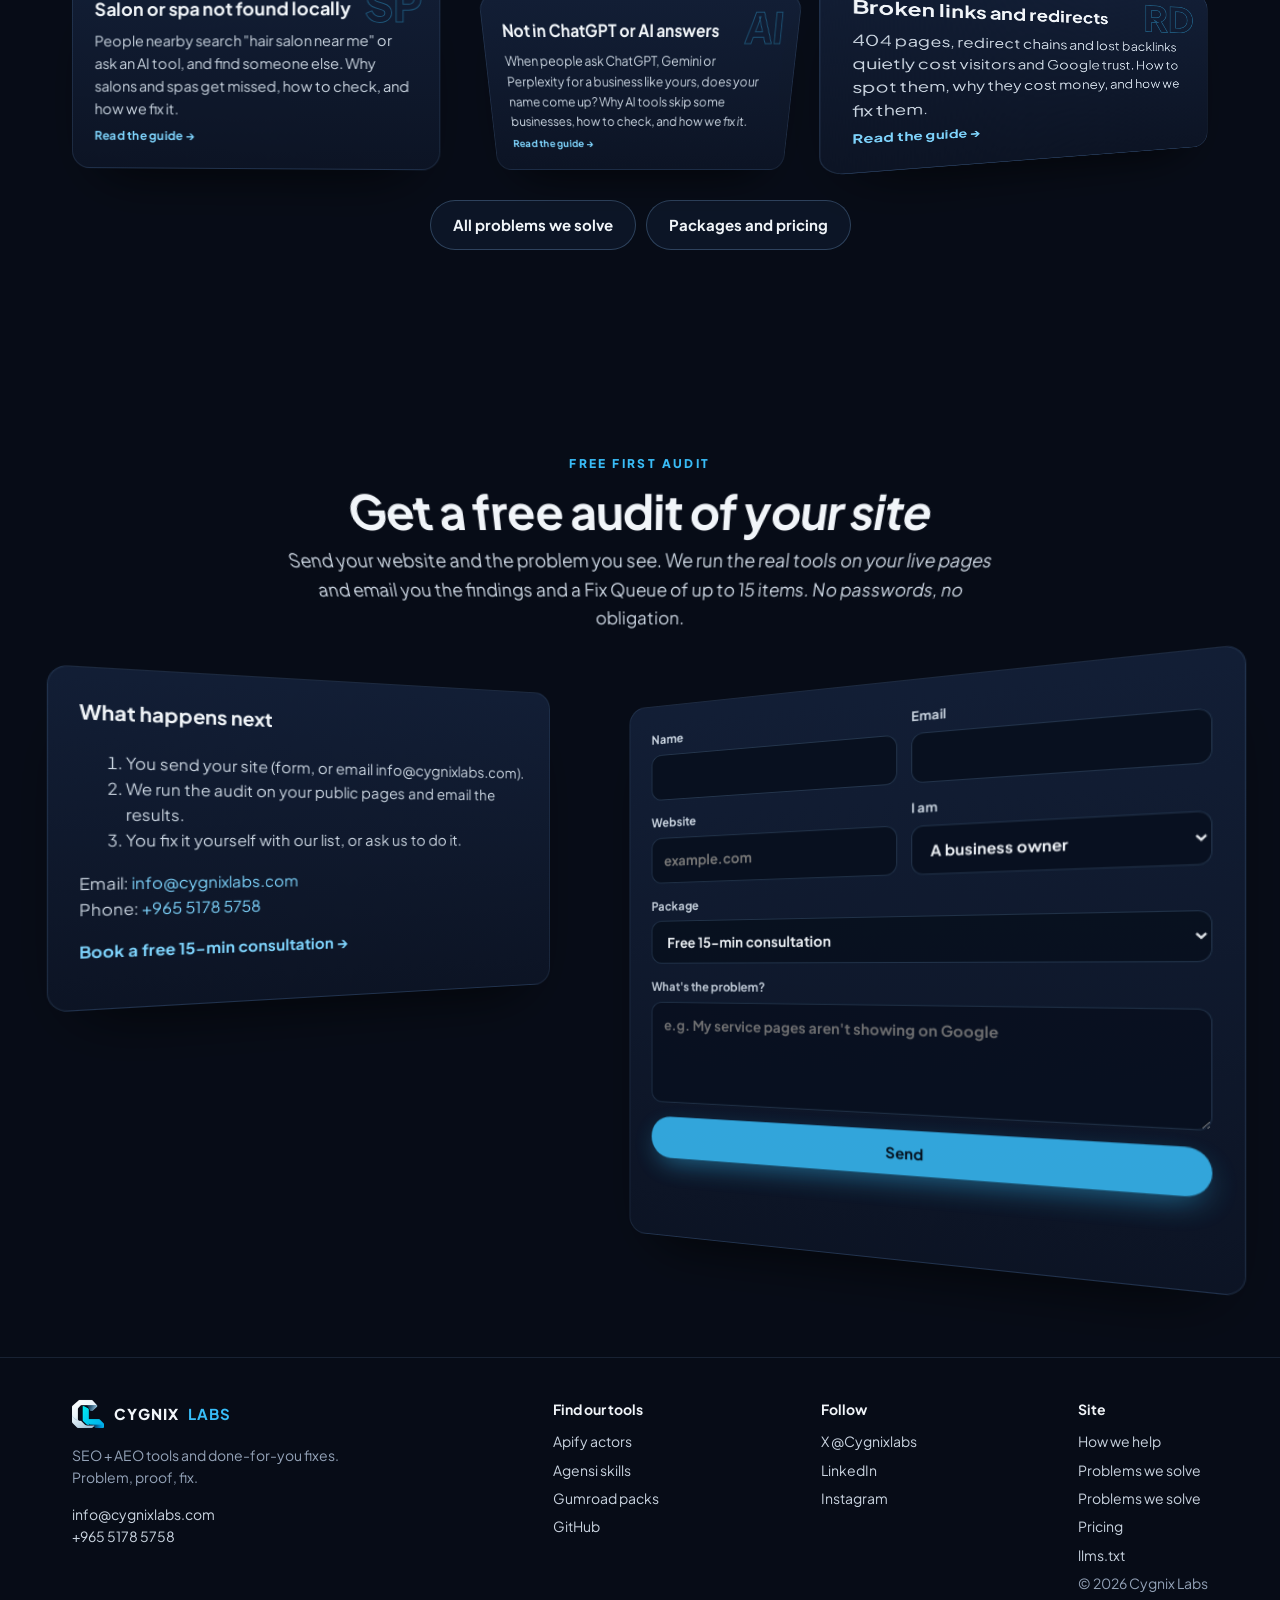
<file: clinic-dental-not-on-google-maps.html>
<!doctype html>
<html lang="en">
<head>
<meta charset="utf-8">
<meta name="viewport" content="width=device-width,initial-scale=1,viewport-fit=cover">
<title>Clinic or dental practice not showing on Google Maps? Fixes explained | Cygnix Labs</title>
<meta name="description" content="Patients search &quot;dentist near me&quot; and find someone else? Why clinics drop out of Google Maps and AI answers, how to check, and how we fix it safely.">
<link rel="canonical" href="https://skills.cygnixlabs.com/clinic-dental-not-on-google-maps.html">
<meta name="robots" content="index,follow,max-image-preview:large">
<meta name="theme-color" content="#0B1220">
<meta name="author" content="Cygnix Labs">
<meta property="og:type" content="article">
<meta property="og:site_name" content="Cygnix Labs">
<meta property="og:title" content="Clinic or dental practice not on Google Maps? | Cygnix Labs">
<meta property="og:description" content="Patients search &quot;dentist near me&quot; and find someone else? Why clinics drop out of Google Maps and AI answers, how to check, and how we fix it safely.">
<meta property="og:url" content="https://skills.cygnixlabs.com/clinic-dental-not-on-google-maps.html">
<meta property="og:image" content="https://skills.cygnixlabs.com/assets/img/og.jpg">
<meta property="og:image:width" content="1200"><meta property="og:image:height" content="630">
<meta property="og:image:alt" content="The Cygnix Labs eagle next to the headline: Get found on Google and in AI answers">
<meta name="twitter:card" content="summary_large_image">
<meta name="twitter:site" content="@Cygnixlabs">
<meta name="twitter:title" content="Clinic or dental practice not on Google Maps? | Cygnix Labs">
<meta name="twitter:description" content="Patients search &quot;dentist near me&quot; and find someone else? Why clinics drop out of Google Maps and AI answers, how to check, and how we fix it safely.">
<meta name="twitter:image" content="https://skills.cygnixlabs.com/assets/img/og.jpg">
<link rel="icon" type="image/png" href="favicon.png">
<link rel="apple-touch-icon" href="apple-touch-icon.png">
<link rel="preload" href="assets/fonts/jakarta.woff2" as="font" type="font/woff2" crossorigin>
<link rel="alternate" type="text/plain" title="llms.txt" href="llms.txt">
<script>(function(){var d=document.documentElement,r=matchMedia('(prefers-reduced-motion: reduce)').matches;if(!r){d.classList.add('motion');if(matchMedia('(min-width: 981px)').matches&&!(navigator.deviceMemory&&navigator.deviceMemory<4))d.classList.add('motion-lg');}})();</script>
<link rel="stylesheet" href="assets/css/site.css?v=202611091029">
<link rel="stylesheet" href="assets/css/assist.css?v=202611091029">
<script type="application/ld+json">{"@context":"https://schema.org","@graph":[{"@type":"Organization","@id":"https://skills.cygnixlabs.com/#org","name":"Cygnix Labs","url":"https://skills.cygnixlabs.com/","logo":"https://skills.cygnixlabs.com/apple-touch-icon.png","image":"https://skills.cygnixlabs.com/assets/img/og.jpg","email":"info@cygnixlabs.com","description":"Cygnix Labs is a done-for-you SEO and AEO (AI search) team. We fix websites that customers can't find on Google, Google Maps or in AI answers such as ChatGPT: free audit, a ranked Fix Queue, and every fix QA-checked.","sameAs":["https://x.com/Cygnixlabs","https://www.linkedin.com/company/cygnix-labs","https://www.instagram.com/cygnix.labs/","https://apify.com/cygnix_labs","https://agensi.io/creators/cygnix-labs","https://cygnixlabs.gumroad.com/","https://github.com/cygnixlabs-cmd"],"telephone":"+96551785758","address":{"@type":"PostalAddress","streetAddress":"Floor 1, Office 48, Al Rehab Complex, Tunisia Street","addressLocality":"Hawalli","addressCountry":"KW"},"contactPoint":{"@type":"ContactPoint","contactType":"sales","email":"info@cygnixlabs.com","telephone":"+96551785758","availableLanguage":["English"]}},{"@type":"WebSite","@id":"https://skills.cygnixlabs.com/#site","url":"https://skills.cygnixlabs.com/","name":"Cygnix Labs","publisher":{"@id":"https://skills.cygnixlabs.com/#org"}},{"@type":"WebPage","@id":"https://skills.cygnixlabs.com/clinic-dental-not-on-google-maps.html#page","url":"https://skills.cygnixlabs.com/clinic-dental-not-on-google-maps.html","name":"Clinic or dental practice not showing on Google Maps? Fixes explained | Cygnix Labs","description":"Patients search \"dentist near me\" and find someone else? Why clinics drop out of Google Maps and AI answers, how to check, and how we fix it safely.","inLanguage":"en","isPartOf":{"@id":"https://skills.cygnixlabs.com/#site"},"about":{"@id":"https://skills.cygnixlabs.com/clinic-dental-not-on-google-maps.html#service"},"breadcrumb":{"@type":"BreadcrumbList","itemListElement":[{"@type":"ListItem","position":1,"name":"Home","item":"https://skills.cygnixlabs.com/"},{"@type":"ListItem","position":2,"name":"Problems we solve","item":"https://skills.cygnixlabs.com/problems.html"},{"@type":"ListItem","position":3,"name":"Clinic or dental not on Google Maps","item":"https://skills.cygnixlabs.com/clinic-dental-not-on-google-maps.html"}]},"dateModified":"2026-11-09","publisher":{"@id":"https://skills.cygnixlabs.com/#org"}},{"@type":"Service","@id":"https://skills.cygnixlabs.com/clinic-dental-not-on-google-maps.html#service","name":"Fix: Clinic or dental not on Google Maps","description":"Patients search \"dentist near me\" and find someone else? Why clinics drop out of Google Maps and AI answers, how to check, and how we fix it safely.","provider":{"@id":"https://skills.cygnixlabs.com/#org"},"serviceType":"SEO and AEO (AI search) audit and fixes","areaServed":[{"@type":"Country","name":"Kuwait"},{"@type":"Country","name":"Saudi Arabia"},{"@type":"Country","name":"United Arab Emirates"},{"@type":"Country","name":"Qatar"},{"@type":"Country","name":"Bahrain"},{"@type":"Country","name":"Oman"},{"@type":"Country","name":"United Kingdom"},{"@type":"Country","name":"United States"},{"@type":"Country","name":"Canada"},{"@type":"Country","name":"Australia"}],"url":"https://skills.cygnixlabs.com/clinic-dental-not-on-google-maps.html","offers":{"@type":"Offer","name":"Free first audit","price":"0","priceCurrency":"USD","url":"https://skills.cygnixlabs.com/clinic-dental-not-on-google-maps.html#contact","availability":"https://schema.org/InStock","seller":{"@id":"https://skills.cygnixlabs.com/#org"}}},{"@type":"FAQPage","@id":"https://skills.cygnixlabs.com/clinic-dental-not-on-google-maps.html#faq","mainEntity":[{"@type":"Question","name":"Is Google Business Profile free?","acceptedAnswer":{"@type":"Answer","text":"Yes. The listing itself is free. You do need to verify that you own or manage the practice."}},{"@type":"Question","name":"Can you get us into the top three on the map?","acceptedAnswer":{"@type":"Answer","text":"No one can promise a map position, because Google decides and distance from the searcher matters. We fix the things that commonly hold clinics back and show you the before and after."}},{"@type":"Question","name":"Do you write medical content?","acceptedAnswer":{"@type":"Answer","text":"We can improve treatment pages, but any medical or clinical claim is reviewed and approved by your clinician before it goes live."}},{"@type":"Question","name":"What access do you need?","acceptedAnswer":{"@type":"Answer","text":"A manager invite to your Google Business Profile and an editor role on your website, if you want us to make the changes. Never your passwords."}}]}]}</script>
</head>
<body>
<div class="bg-grid" aria-hidden="true"></div><canvas id="bg-fx" aria-hidden="true"></canvas>
<a class="skip" href="#main">Skip to content</a>
<header class="nav"><div class="wrap">
 <a class="logo" href="./" aria-label="Cygnix Labs home"><img src="assets/brand/cygnix-mark-64.png" srcset="assets/brand/cygnix-mark-64.png 1x, assets/brand/cygnix-mark-120.png 2x" width="32" height="32" alt="" style="width:32px;height:32px;object-fit:contain">CYGNIX <b>LABS</b></a>
 <nav aria-label="Main"><a href="./">Home</a><a href="problems.html" aria-current="page">Problems we solve</a><a href="./#process">Process</a><a href="./#tools">Tools</a><a href="pricing.html">Pricing</a><a href="#contact">Contact</a></nav>
 <a class="mlink" href="problems.html">Problems</a>
 <a class="btn btn-p btn-sm" href="#contact" data-package="Free audit">Free audit</a>
</div></header>

<main id="main">
<section class="phero" id="top" aria-label="Clinic or dental practice not on Google Maps?"><div class="wrap">
 <div>
  <p class="crumbs"><a href="./">Home</a> › <a href="problems.html">Problems we solve</a> › Clinic or dental not on Google Maps</p>
  <span class="pill"><span class="dot"></span>Explained from zero</span>
  <h1>Clinic or dental practice <span class="c">not on Google Maps?</span></h1>
  <p class="lead">When someone searches &quot;dentist near me&quot; or &quot;skin clinic in [area]&quot;, Google shows a map with three practices first. Most patients choose from those three.</p>
  <div class="ctas"><a class="btn btn-p" href="#contact" data-package="Free audit" data-msg="Free audit request (Clinic or dental not on Google Maps). My website: ">Get a free audit</a><a class="btn btn-g" href="#signs">Do I have this problem?</a></div>
 </div>
 <div class="mock pcheck glass" aria-label="Quick self-check"><div class="mh"><span>60-SECOND SELF-CHECK</span><span class="tag">YOU CAN DO THIS NOW</span></div>
  <div class="chk"><i>?</i>Searching your treatment plus your area does not show your clinic in the top three map results.</div><div class="chk"><i>?</i>Your Google listing shows old hours, an old phone number or a closed branch.</div><div class="chk"><i>?</i>You are not sure who in your team (or a former agency) controls the Google Business Profile.</div>
 </div>
</div></section>

<section id="plain"><div class="wrap">
 <p class="eyebrow">In plain words</p>
 <h2>What is going on</h2>
 <div class="prose glass rv"><p>The map results come mainly from your Google Business Profile (your free listing on Google Maps), plus your website and reviews. Google shows the practices it is most confident are relevant, close to the searcher, and trustworthy.</p><p>Clinics drop out of the map for simple reasons: the listing was never verified or someone else owns it, the category is wrong, the address or hours differ between the listing and the website, or the website has no clear page for each treatment.</p></div>
</div></section>

<section id="signs"><div class="wrap">
 <p class="eyebrow">How to tell</p>
 <h2>Signs you have this problem</h2>
 <ul class="checklist glass rv"><li>Searching your treatment plus your area does not show your clinic in the top three map results.</li><li>Your Google listing shows old hours, an old phone number or a closed branch.</li><li>You are not sure who in your team (or a former agency) controls the Google Business Profile.</li><li>Your website lists all treatments on one page, with no page for implants, whitening, orthodontics and so on.</li><li>The online booking link on your listing or website is broken.</li></ul>
 <p class="note">Ticked two or more? <a href="#contact" data-package="Free audit" data-msg="Free audit request (Clinic or dental not on Google Maps). My website: ">Ask for a free audit</a> and we check it properly on your live pages.</p>
</div></section>

<section id="cost"><div class="wrap">
 <p class="eyebrow">Why it matters</p>
 <h2>Why it costs you money</h2>
 <div class="finds"><article class="find glass"><span class="fi" aria-hidden="true">01</span><p>Patients who can&#x27;t find you, or find a wrong number, book with the next clinic on the map.</p></article><article class="find glass"><span class="fi" aria-hidden="true">02</span><p>A broken booking link loses patients who already chose you.</p></article><article class="find glass"><span class="fi" aria-hidden="true">03</span><p>High-value treatments (implants, aesthetics) are searched by name; without their own pages you miss those patients.</p></article></div>
 <div class="gulf glass rv"><h3>In Kuwait and Saudi Arabia</h3><p>Google Maps is the usual way people in Kuwait and Saudi Arabia find a clinic, and patients search in both Arabic and English. Area names are spelled in several ways in English (for example Salmiya and Salmiyah), so your listing and website need to be clear and consistent.</p></div>
</div></section>

<section id="process"><div class="wrap">
 <p class="eyebrow">What we do</p>
 <h2>Audit, Fix Queue, QA-checked fixes</h2>
 <p class="sub">The same team process for every client. Nothing is reported as fixed until our QA reviewer has checked it on your live site.</p>
 <div class="proc">
  <div class="proc-line" aria-hidden="true"><span></span></div>
  <div class="pstep glass"><span class="pn">1</span><h3>Free audit</h3><p>Real tool runs on your live pages. No passwords needed.</p></div>
  <div class="pstep glass"><span class="pn">2</span><h3>Fix Queue</h3><p>Up to 15 fixes, ranked P0 (urgent) to P3 (nice to have), each with evidence.</p></div>
  <div class="pstep glass"><span class="pn">3</span><h3>Your approval</h3><p>Anything your customers will read is approved by you before it goes live.</p></div>
  <div class="pstep glass"><span class="pn">4</span><h3>Specialist fixes</h3><p>Our SEO and AI-search specialists make the changes, or hand your developer the exact list.</p></div>
  <div class="pstep glass"><span class="pn">5</span><h3>QA-checked</h3><p>A separate QA reviewer checks every fix on your live site before we call it done.</p></div>
 </div>
 <div class="prose glass rv"><h3>For this problem specifically</h3><ul><li>We check your website and public listing facts (name, address, phone, hours, services) and list every mismatch.</li><li>We check each treatment page for indexing, clear facts and schema, and test your booking links.</li><li>You get a Fix Queue (max 15 items, P0 to P3). Broken booking and wrong facts come first.</li><li>Medical claims are never published without your clinician&#x27;s approval (our A4 level). Listing changes need you to invite us as a manager; we never ask for passwords. Our QA reviewer checks every change live.</li></ul><p class="small">No one can honestly guarantee rankings or AI placement. We guarantee clear evidence, before and after.</p></div>
</div></section>

<section id="tools"><div class="wrap">
 <p class="eyebrow">Check it yourself</p>
 <h2>The tools we use for this</h2>
 <p class="sub">These are our own live tools. Prefer we run them for you? The first audit is free.</p>
 <div class="grid"><a class="tool glass" href="https://apify.com/cygnix_labs/business-search-ai-visibility-audit" target="_blank" rel="noopener"><div class="meta"><span class="badge apify">Apify actor</span></div><h3>Business Search &amp; AI Visibility Audit (NAP, hours, AI crawlers)</h3><p>Run it yourself on your own URLs and data. Pay per use on Apify.</p><div class="ft"><span class="go">Run on Apify →</span></div></a><a class="tool glass" href="https://apify.com/cygnix_labs/brand-facts-checker" target="_blank" rel="noopener"><div class="meta"><span class="badge apify">Apify actor</span></div><h3>Brand Facts Checker</h3><p>Run it yourself on your own URLs and data. Pay per use on Apify.</p><div class="ft"><span class="go">Run on Apify →</span></div></a><a class="tool glass" href="https://apify.com/cygnix_labs/redirect-checker" target="_blank" rel="noopener"><div class="meta"><span class="badge apify">Apify actor</span></div><h3>Redirect Checker</h3><p>Run it yourself on your own URLs and data. Pay per use on Apify.</p><div class="ft"><span class="go">Run on Apify →</span></div></a></div>
</div></section>

<section id="faq"><div class="wrap">
 <p class="eyebrow">FAQ</p>
 <h2>Questions about this problem</h2>
 <div class="faq"><details open><summary>Is Google Business Profile free?</summary><p>Yes. The listing itself is free. You do need to verify that you own or manage the practice.</p></details><details><summary>Can you get us into the top three on the map?</summary><p>No one can promise a map position, because Google decides and distance from the searcher matters. We fix the things that commonly hold clinics back and show you the before and after.</p></details><details><summary>Do you write medical content?</summary><p>We can improve treatment pages, but any medical or clinical claim is reviewed and approved by your clinician before it goes live.</p></details><details><summary>What access do you need?</summary><p>A manager invite to your Google Business Profile and an editor role on your website, if you want us to make the changes. Never your passwords.</p></details></div>
</div></section>

<section id="related"><div class="wrap">
 <p class="eyebrow">Related problems</p>
 <h2>Often found together</h2>
 <div class="finds"><a class="find glass" href="salon-spa-not-found-locally.html"><span class="fi" aria-hidden="true">SP</span><h3>Salon or spa not found locally</h3><p>People nearby search &quot;hair salon near me&quot; or ask an AI tool, and find someone else. Why salons and spas get missed, how to check, and how we fix it.</p><small>Read the guide →</small></a><a class="find glass" href="not-showing-in-chatgpt-ai-answers.html"><span class="fi" aria-hidden="true">AI</span><h3>Not in ChatGPT or AI answers</h3><p>When people ask ChatGPT, Gemini or Perplexity for a business like yours, does your name come up? Why AI tools skip some businesses, how to check, and how we fix it.</p><small>Read the guide →</small></a><a class="find glass" href="broken-links-and-redirects-losing-customers.html"><span class="fi" aria-hidden="true">RD</span><h3>Broken links and redirects</h3><p>404 pages, redirect chains and lost backlinks quietly cost visitors and Google trust. How to spot them, why they cost money, and how we fix them.</p><small>Read the guide →</small></a></div>
 <div class="flow"><a class="btn btn-g" href="problems.html">All problems we solve</a><a class="btn btn-g" href="pricing.html">Packages and pricing</a></div>
</div></section>
<section id="contact"><div class="wrap">
 <p class="eyebrow">Free first audit</p>
 <h2>Get a free audit of your site</h2>
 <p class="sub">Send your website and the problem you see. We run the real tools on your live pages and email you the findings and a Fix Queue of up to 15 items. No passwords, no obligation.</p>
 <div class="contact">
  <div class="side glass rv">
   <h3>What happens next</h3>
   <ol><li>You send your site (form, or email info@cygnixlabs.com).</li><li>We run the audit on your public pages and email the results.</li><li>You fix it yourself with our list, or ask us to do it.</li></ol>
   <p>Email: <a href="mailto:info@cygnixlabs.com?subject=Free%20audit%3A%20Clinic%20or%20dental%20not%20on%20Google%20Maps">info@cygnixlabs.com</a><br>Phone: <a href="tel:+96551785758">+965 5178 5758</a></p>
   <p><a href="?package=consultation#contact" data-package="Free 15-min consultation" data-msg="I would like a free 15-min consultation about: Clinic or dental not on Google Maps"><b>Book a free 15-min consultation →</b></a></p>
  </div>
  <form class="f glass rv" id="contact-form" novalidate>
   <div class="two"><label>Name<input name="name" required autocomplete="name"></label><label>Email<input name="email" type="email" required autocomplete="email"></label></div>
   <div class="two"><label>Website<input name="website" type="text" placeholder="example.com" autocomplete="url"></label>
    <label>I am<select name="type"><option>A business owner</option><option>An agency</option><option>An online store</option><option>Other</option></select></label></div>
   <label>Package<select name="package"><option>Free 15-min consultation</option><option>Free audit</option><option>Free sample audit (agencies)</option><option>White-label audit — $99</option><option>White-label 4-pack — $299</option><option>Monitor — $29/mo</option><option>Growth — $59/mo</option><option>Agency — $99/mo (5 white-label sites)</option><option>Quick Audit — $79</option><option>Full Audit — $199</option><option>Fix Sprint — $299</option><option>Talk to us (chat)</option><option>Just a question</option></select></label>
   <label>What's the problem?<textarea name="message" placeholder="e.g. My service pages aren't showing on Google"></textarea></label>
   <input class="hp" type="text" name="_honey" tabindex="-1" autocomplete="off" aria-hidden="true">
   <button class="btn btn-p" type="submit">Send</button>
   <p class="status" role="status" aria-live="polite"></p>
  </form>
 </div>
</div></section>
</main>

<footer><div class="wrap">
 <div><a class="logo" href="./"><img src="assets/brand/cygnix-mark-64.png" srcset="assets/brand/cygnix-mark-64.png 1x, assets/brand/cygnix-mark-120.png 2x" width="32" height="32" alt="" style="width:32px;height:32px;object-fit:contain">CYGNIX <b>LABS</b></a><p style="max-width:320px">SEO + AEO tools and done-for-you fixes. Problem, proof, fix.</p><p><a href="mailto:info@cygnixlabs.com">info@cygnixlabs.com</a><br><a href="tel:+96551785758">+965 5178 5758</a></p></div>
 <div><h4>Find our tools</h4><ul><li><a href="https://apify.com/cygnix_labs" target="_blank" rel="noopener">Apify actors</a></li><li><a href="https://agensi.io/creators/cygnix-labs" target="_blank" rel="noopener">Agensi skills</a></li><li><a href="https://cygnixlabs.gumroad.com/" target="_blank" rel="noopener">Gumroad packs</a></li><li><a href="https://github.com/cygnixlabs-cmd/cygnix-seo-skills" target="_blank" rel="noopener">GitHub</a></li></ul></div>
 <div><h4>Follow</h4><ul><li><a href="https://x.com/Cygnixlabs" target="_blank" rel="noopener">X @Cygnixlabs</a></li><li><a href="https://www.linkedin.com/company/cygnix-labs" target="_blank" rel="noopener">LinkedIn</a></li><li><a href="https://www.instagram.com/cygnix.labs/" target="_blank" rel="noopener">Instagram</a></li></ul></div>
 <div><h4>Site</h4><ul><li><a href="./#how">How we help</a></li><li><a href="problems.html">Problems we solve</a></li><li><a href="problems.html">Problems we solve</a></li><li><a href="pricing.html">Pricing</a></li><li><a href="llms.txt">llms.txt</a></li><li>© 2026 Cygnix Labs</li></ul></div>
</div></footer>

<button class="chat-fab" id="chat-fab" type="button" aria-controls="chat" aria-expanded="false"><img src="assets/img/eagle-360.webp" alt="" width="38" height="38" loading="lazy"><span>Talk to us</span></button>
<div class="chat" id="chat" role="dialog" aria-label="Talk to us: Cygnix guide">
 <div class="chat-h"><img src="assets/img/eagle-360.webp" alt="" width="40" height="40" loading="lazy"><div><b>Cygnix guide</b><small>Automated guide · the team replies by email</small></div><button class="chat-x" type="button" aria-label="Close chat">×</button></div>
 <div class="chat-b" data-lenis-prevent></div>
 <form class="chat-f"><input type="text" placeholder="Describe your problem…" aria-label="Describe your problem" maxlength="300"><button class="btn btn-p btn-sm" type="submit">Send</button></form>
 <div class="chat-note">Not a live chat. Use “Send this to the Cygnix team” and we reply by email.</div>
</div>
<script src="assets/vendor/gsap.min.js" defer></script>
<script src="assets/vendor/ScrollTrigger.min.js" defer></script>
<script src="assets/vendor/lenis.min.js" defer></script>
<script src="assets/js/main.js?v=202611091029" defer></script>
<script src="assets/js/motion.js?v=202611091029" defer></script>
</body>
</html>
</file>
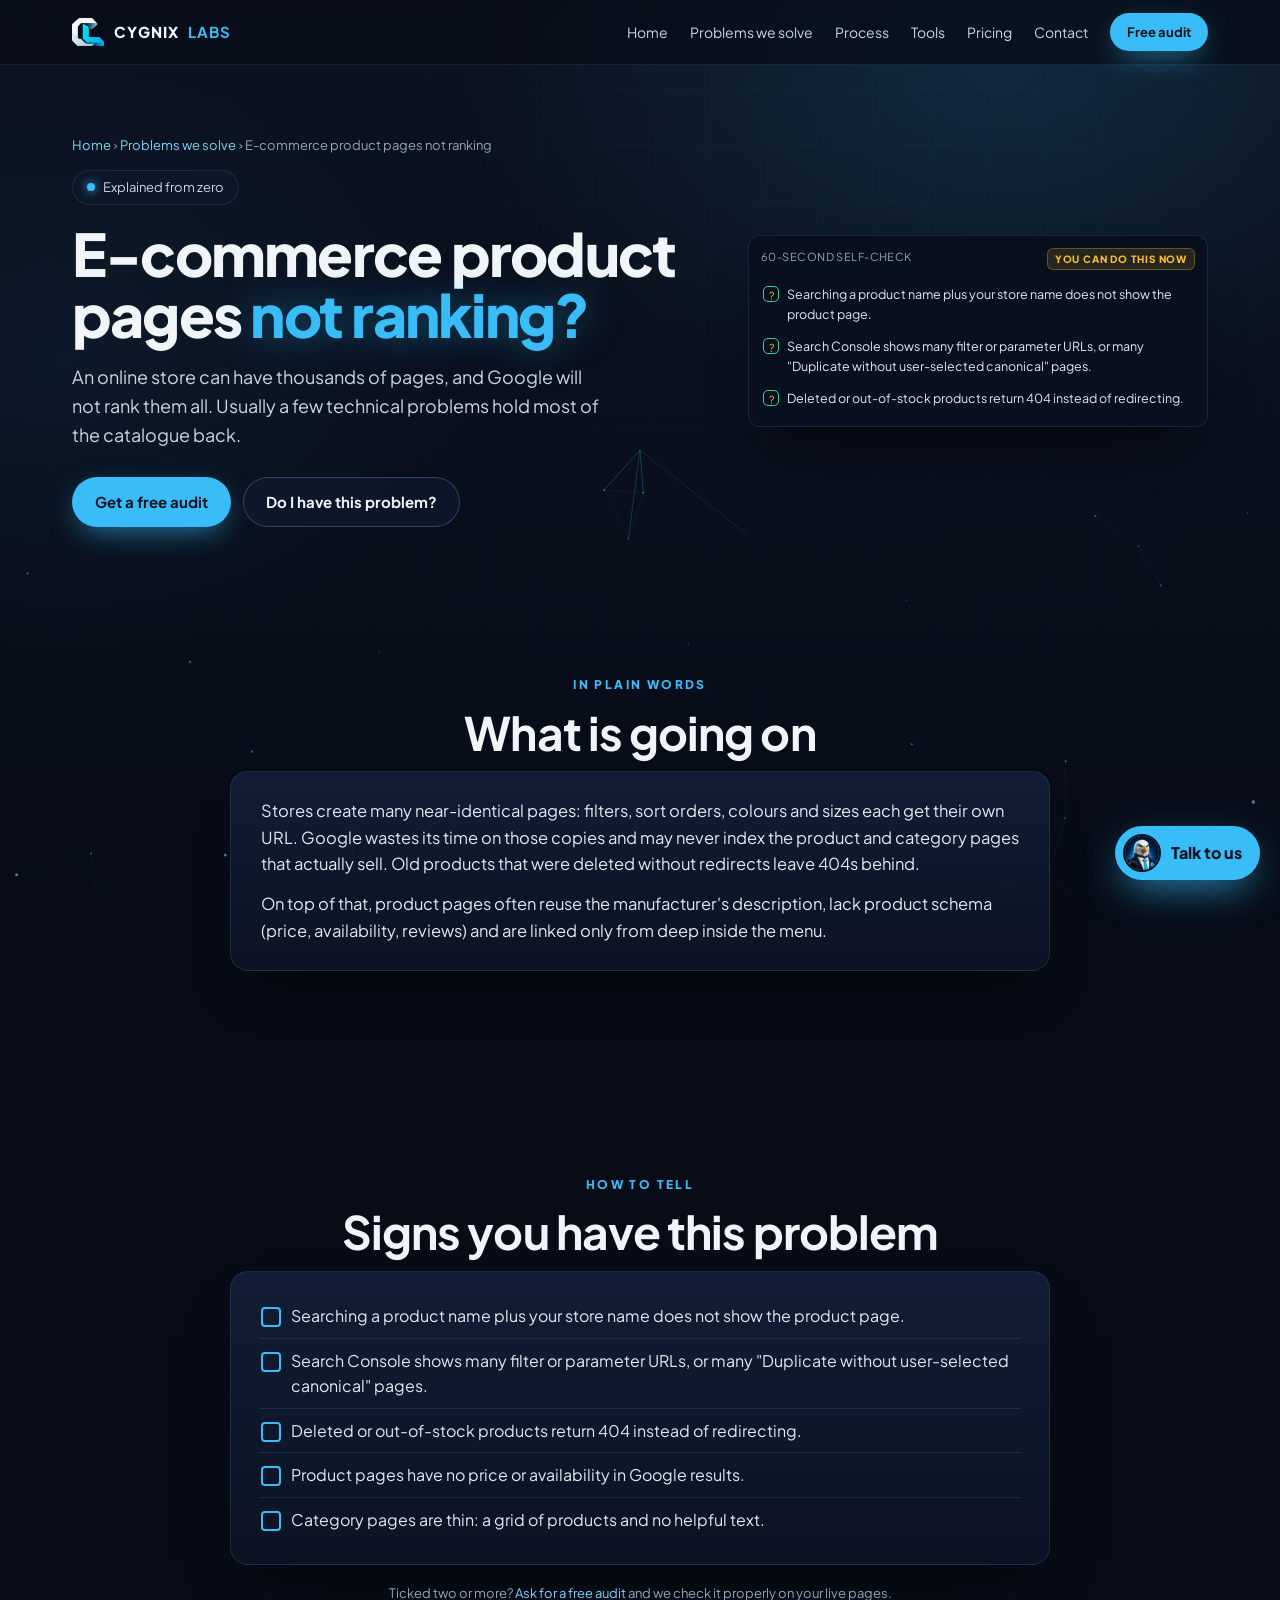
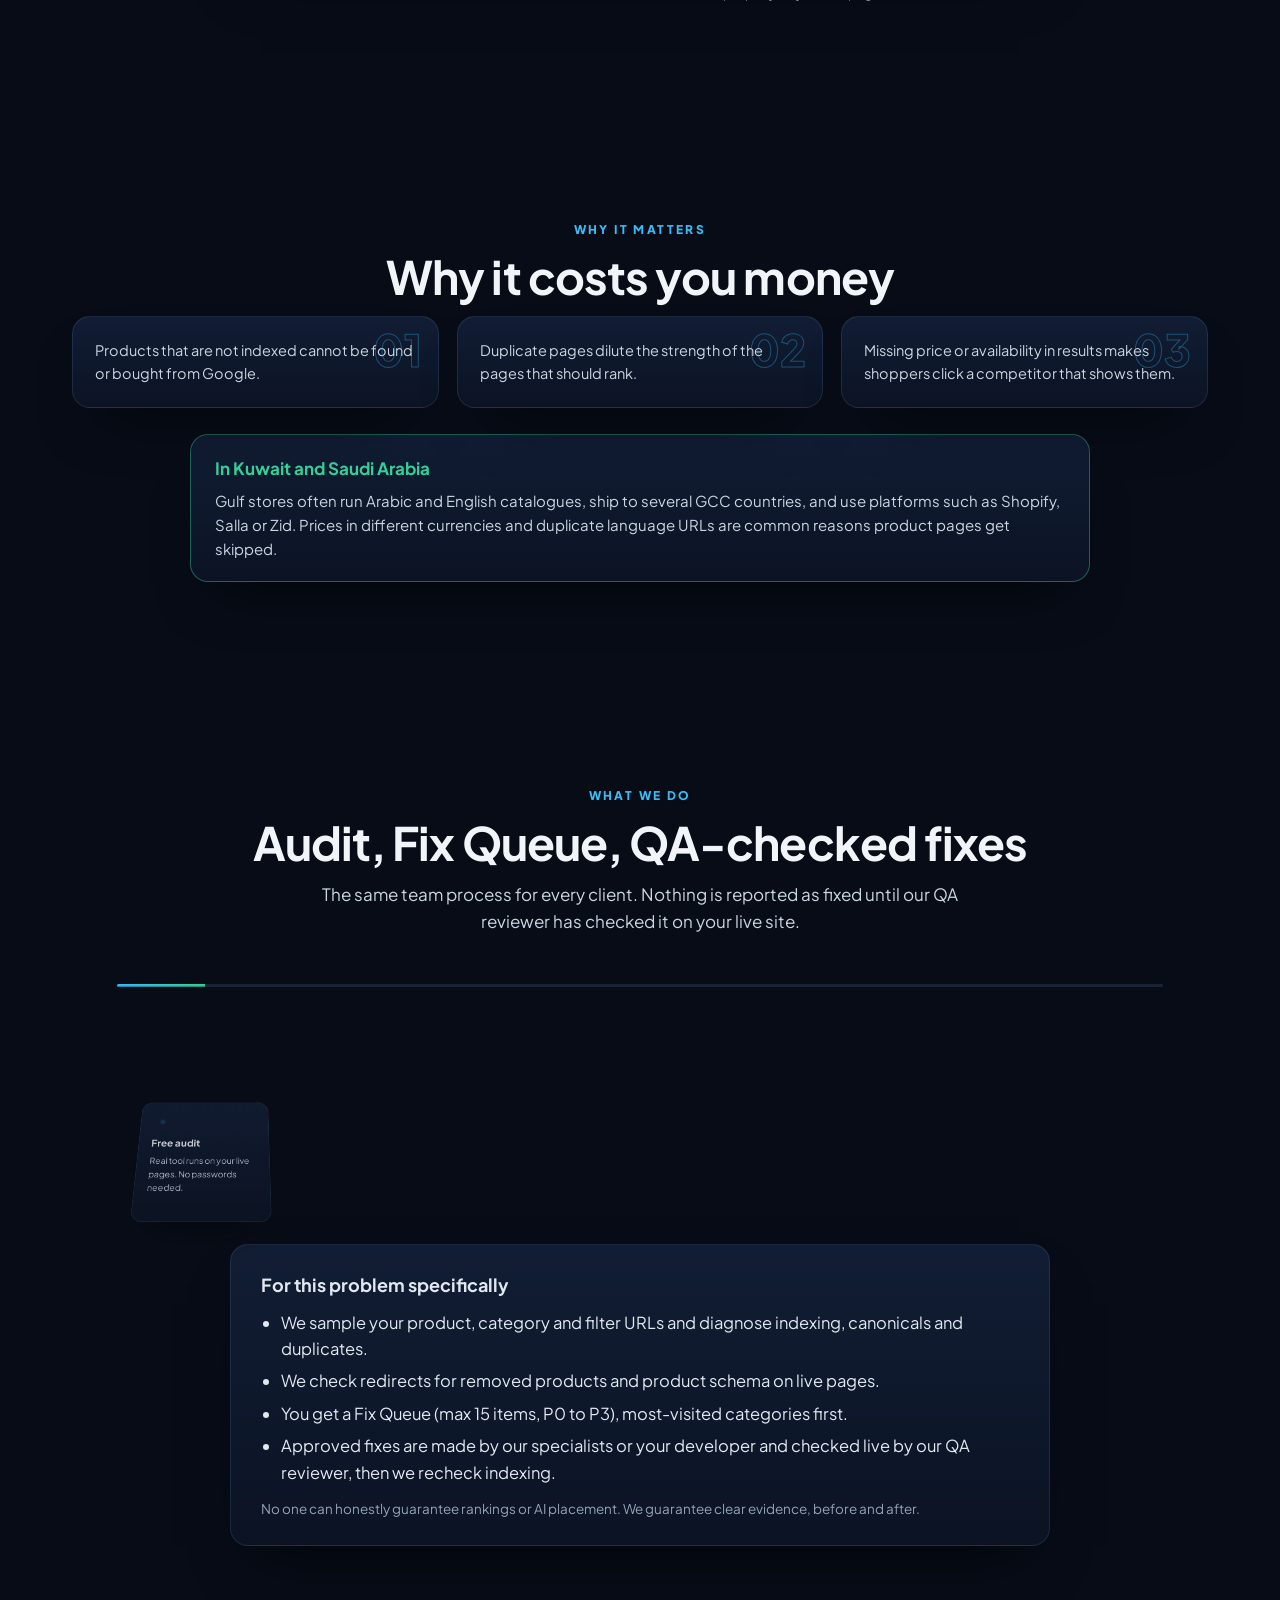
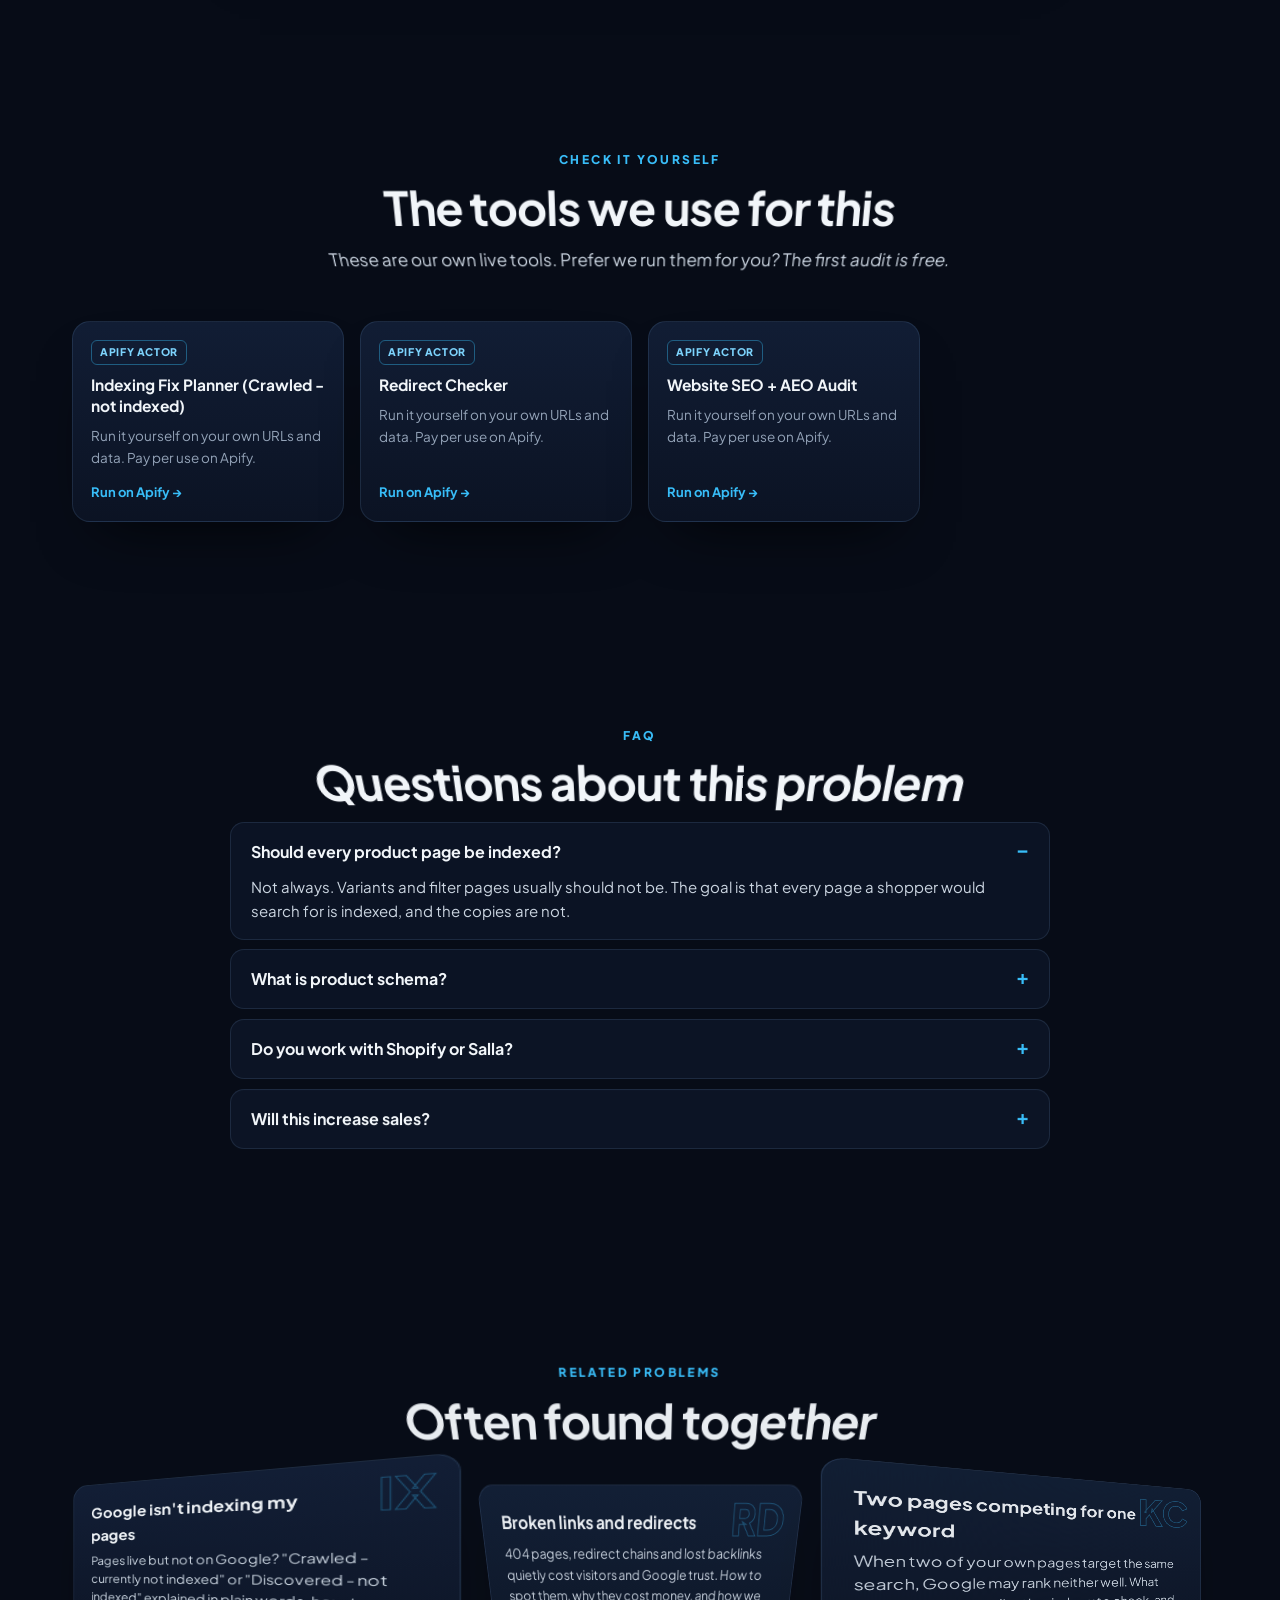
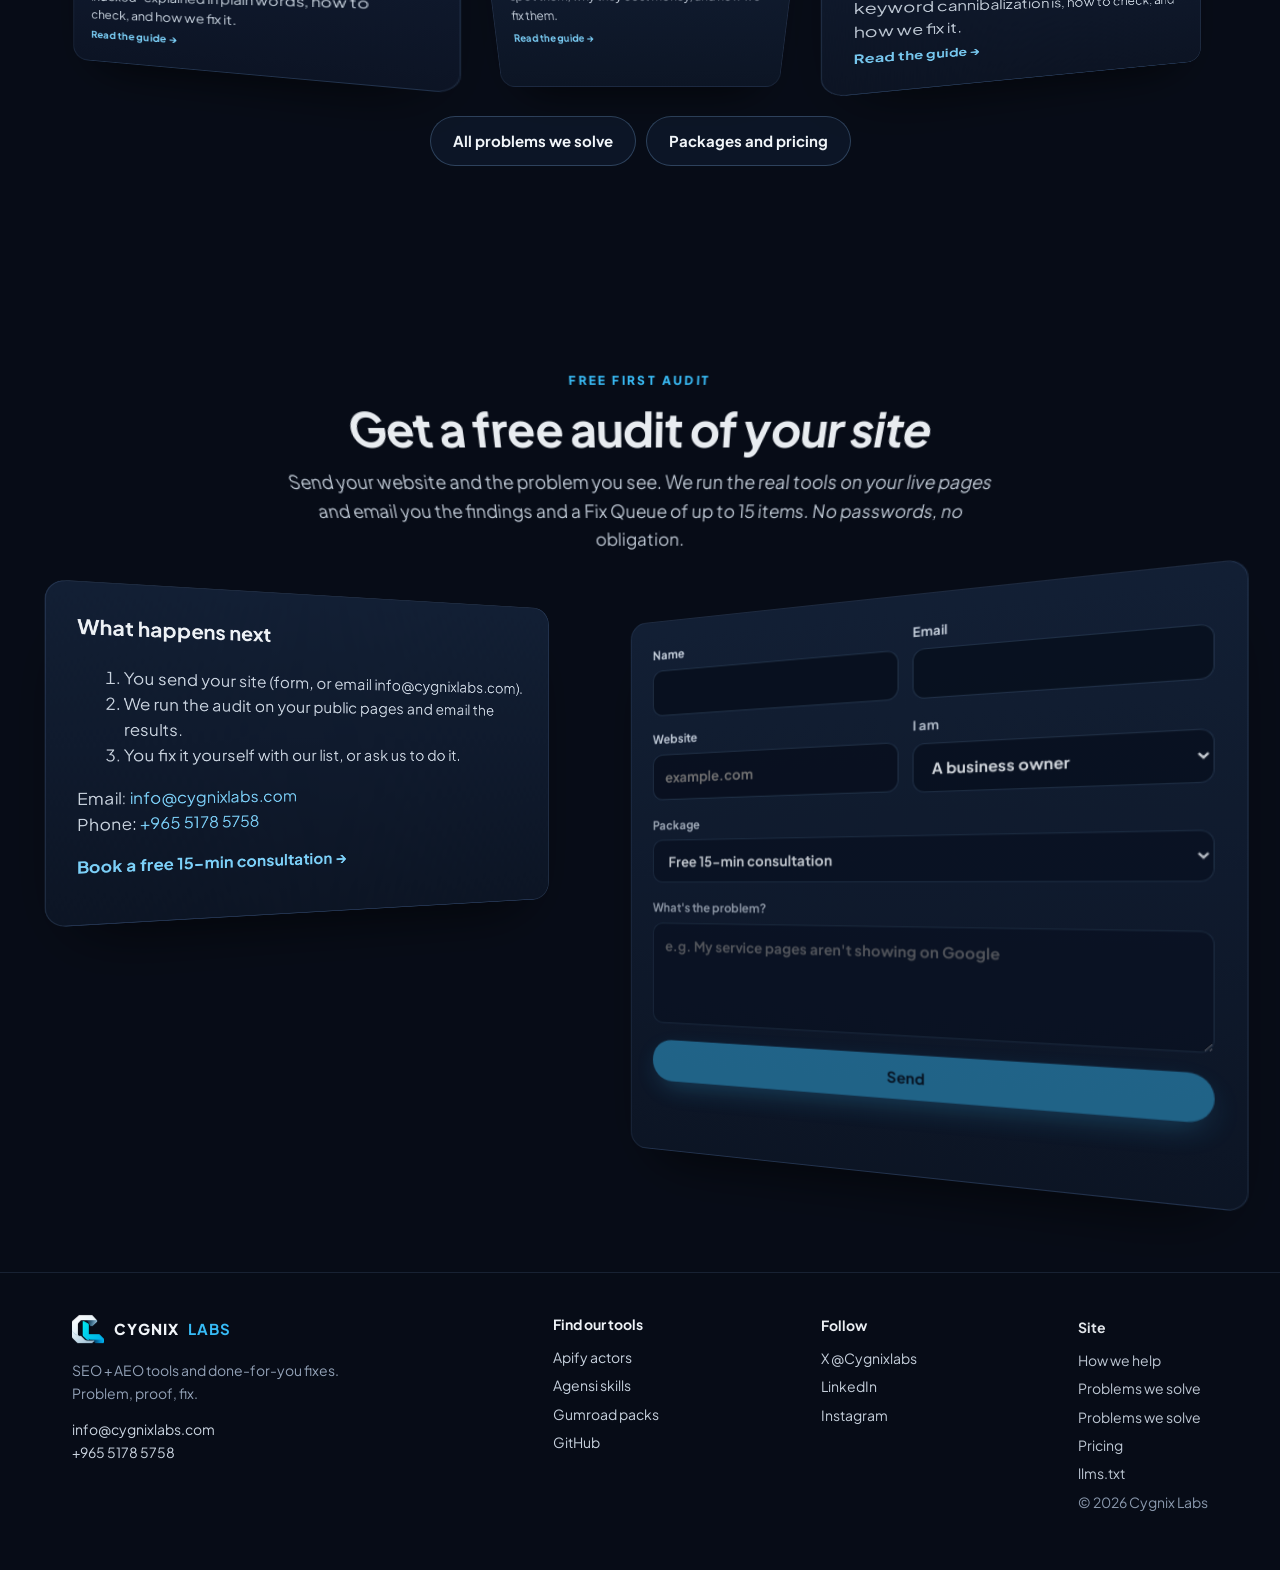
<file: ecommerce-product-pages-not-ranking.html>
<!doctype html>
<html lang="en">
<head>
<meta charset="utf-8">
<meta name="viewport" content="width=device-width,initial-scale=1,viewport-fit=cover">
<title>E-commerce product pages not ranking on Google? Causes and fixes | Cygnix Labs</title>
<meta name="description" content="Product and category pages missing from Google or stuck on page 3? The usual technical causes for online stores, how to check, and how we fix them.">
<link rel="canonical" href="https://skills.cygnixlabs.com/ecommerce-product-pages-not-ranking.html">
<meta name="robots" content="index,follow,max-image-preview:large">
<meta name="theme-color" content="#0B1220">
<meta name="author" content="Cygnix Labs">
<meta property="og:type" content="article">
<meta property="og:site_name" content="Cygnix Labs">
<meta property="og:title" content="E-commerce product pages not ranking? | Cygnix Labs">
<meta property="og:description" content="Product and category pages missing from Google or stuck on page 3? The usual technical causes for online stores, how to check, and how we fix them.">
<meta property="og:url" content="https://skills.cygnixlabs.com/ecommerce-product-pages-not-ranking.html">
<meta property="og:image" content="https://skills.cygnixlabs.com/assets/img/og.jpg">
<meta property="og:image:width" content="1200"><meta property="og:image:height" content="630">
<meta property="og:image:alt" content="The Cygnix Labs eagle next to the headline: Get found on Google and in AI answers">
<meta name="twitter:card" content="summary_large_image">
<meta name="twitter:site" content="@Cygnixlabs">
<meta name="twitter:title" content="E-commerce product pages not ranking? | Cygnix Labs">
<meta name="twitter:description" content="Product and category pages missing from Google or stuck on page 3? The usual technical causes for online stores, how to check, and how we fix them.">
<meta name="twitter:image" content="https://skills.cygnixlabs.com/assets/img/og.jpg">
<link rel="icon" type="image/png" href="favicon.png">
<link rel="apple-touch-icon" href="apple-touch-icon.png">
<link rel="preload" href="assets/fonts/jakarta.woff2" as="font" type="font/woff2" crossorigin>
<link rel="alternate" type="text/plain" title="llms.txt" href="llms.txt">
<script>(function(){var d=document.documentElement,r=matchMedia('(prefers-reduced-motion: reduce)').matches;if(!r){d.classList.add('motion');if(matchMedia('(min-width: 981px)').matches&&!(navigator.deviceMemory&&navigator.deviceMemory<4))d.classList.add('motion-lg');}})();</script>
<link rel="stylesheet" href="assets/css/site.css?v=202611091029">
<link rel="stylesheet" href="assets/css/assist.css?v=202611091029">
<script type="application/ld+json">{"@context":"https://schema.org","@graph":[{"@type":"Organization","@id":"https://skills.cygnixlabs.com/#org","name":"Cygnix Labs","url":"https://skills.cygnixlabs.com/","logo":"https://skills.cygnixlabs.com/apple-touch-icon.png","image":"https://skills.cygnixlabs.com/assets/img/og.jpg","email":"info@cygnixlabs.com","description":"Cygnix Labs is a done-for-you SEO and AEO (AI search) team. We fix websites that customers can't find on Google, Google Maps or in AI answers such as ChatGPT: free audit, a ranked Fix Queue, and every fix QA-checked.","sameAs":["https://x.com/Cygnixlabs","https://www.linkedin.com/company/cygnix-labs","https://www.instagram.com/cygnix.labs/","https://apify.com/cygnix_labs","https://agensi.io/creators/cygnix-labs","https://cygnixlabs.gumroad.com/","https://github.com/cygnixlabs-cmd"],"telephone":"+96551785758","address":{"@type":"PostalAddress","streetAddress":"Floor 1, Office 48, Al Rehab Complex, Tunisia Street","addressLocality":"Hawalli","addressCountry":"KW"},"contactPoint":{"@type":"ContactPoint","contactType":"sales","email":"info@cygnixlabs.com","telephone":"+96551785758","availableLanguage":["English"]}},{"@type":"WebSite","@id":"https://skills.cygnixlabs.com/#site","url":"https://skills.cygnixlabs.com/","name":"Cygnix Labs","publisher":{"@id":"https://skills.cygnixlabs.com/#org"}},{"@type":"WebPage","@id":"https://skills.cygnixlabs.com/ecommerce-product-pages-not-ranking.html#page","url":"https://skills.cygnixlabs.com/ecommerce-product-pages-not-ranking.html","name":"E-commerce product pages not ranking on Google? Causes and fixes | Cygnix Labs","description":"Product and category pages missing from Google or stuck on page 3? The usual technical causes for online stores, how to check, and how we fix them.","inLanguage":"en","isPartOf":{"@id":"https://skills.cygnixlabs.com/#site"},"about":{"@id":"https://skills.cygnixlabs.com/ecommerce-product-pages-not-ranking.html#service"},"breadcrumb":{"@type":"BreadcrumbList","itemListElement":[{"@type":"ListItem","position":1,"name":"Home","item":"https://skills.cygnixlabs.com/"},{"@type":"ListItem","position":2,"name":"Problems we solve","item":"https://skills.cygnixlabs.com/problems.html"},{"@type":"ListItem","position":3,"name":"E-commerce product pages not ranking","item":"https://skills.cygnixlabs.com/ecommerce-product-pages-not-ranking.html"}]},"dateModified":"2026-11-09","publisher":{"@id":"https://skills.cygnixlabs.com/#org"}},{"@type":"Service","@id":"https://skills.cygnixlabs.com/ecommerce-product-pages-not-ranking.html#service","name":"Fix: E-commerce product pages not ranking","description":"Product and category pages missing from Google or stuck on page 3? The usual technical causes for online stores, how to check, and how we fix them.","provider":{"@id":"https://skills.cygnixlabs.com/#org"},"serviceType":"SEO and AEO (AI search) audit and fixes","areaServed":[{"@type":"Country","name":"Kuwait"},{"@type":"Country","name":"Saudi Arabia"},{"@type":"Country","name":"United Arab Emirates"},{"@type":"Country","name":"Qatar"},{"@type":"Country","name":"Bahrain"},{"@type":"Country","name":"Oman"},{"@type":"Country","name":"United Kingdom"},{"@type":"Country","name":"United States"},{"@type":"Country","name":"Canada"},{"@type":"Country","name":"Australia"}],"url":"https://skills.cygnixlabs.com/ecommerce-product-pages-not-ranking.html","offers":{"@type":"Offer","name":"Free first audit","price":"0","priceCurrency":"USD","url":"https://skills.cygnixlabs.com/ecommerce-product-pages-not-ranking.html#contact","availability":"https://schema.org/InStock","seller":{"@id":"https://skills.cygnixlabs.com/#org"}}},{"@type":"FAQPage","@id":"https://skills.cygnixlabs.com/ecommerce-product-pages-not-ranking.html#faq","mainEntity":[{"@type":"Question","name":"Should every product page be indexed?","acceptedAnswer":{"@type":"Answer","text":"Not always. Variants and filter pages usually should not be. The goal is that every page a shopper would search for is indexed, and the copies are not."}},{"@type":"Question","name":"What is product schema?","acceptedAnswer":{"@type":"Answer","text":"Code on the page that tells Google the product name, price, currency, availability and reviews, so it can show them in results."}},{"@type":"Question","name":"Do you work with Shopify or Salla?","acceptedAnswer":{"@type":"Answer","text":"Our audits read your public pages, so they work on any platform. For changes we need a staff or collaborator account with limited rights, not your password."}},{"@type":"Question","name":"Will this increase sales?","acceptedAnswer":{"@type":"Answer","text":"We cannot promise sales. We fix the issues that stop products being found and show you which pages are indexed and visible before and after."}}]}]}</script>
</head>
<body>
<div class="bg-grid" aria-hidden="true"></div><canvas id="bg-fx" aria-hidden="true"></canvas>
<a class="skip" href="#main">Skip to content</a>
<header class="nav"><div class="wrap">
 <a class="logo" href="./" aria-label="Cygnix Labs home"><img src="assets/brand/cygnix-mark-64.png" srcset="assets/brand/cygnix-mark-64.png 1x, assets/brand/cygnix-mark-120.png 2x" width="32" height="32" alt="" style="width:32px;height:32px;object-fit:contain">CYGNIX <b>LABS</b></a>
 <nav aria-label="Main"><a href="./">Home</a><a href="problems.html" aria-current="page">Problems we solve</a><a href="./#process">Process</a><a href="./#tools">Tools</a><a href="pricing.html">Pricing</a><a href="#contact">Contact</a></nav>
 <a class="mlink" href="problems.html">Problems</a>
 <a class="btn btn-p btn-sm" href="#contact" data-package="Free audit">Free audit</a>
</div></header>

<main id="main">
<section class="phero" id="top" aria-label="E-commerce product pages not ranking?"><div class="wrap">
 <div>
  <p class="crumbs"><a href="./">Home</a> › <a href="problems.html">Problems we solve</a> › E-commerce product pages not ranking</p>
  <span class="pill"><span class="dot"></span>Explained from zero</span>
  <h1>E-commerce product pages <span class="c">not ranking?</span></h1>
  <p class="lead">An online store can have thousands of pages, and Google will not rank them all. Usually a few technical problems hold most of the catalogue back.</p>
  <div class="ctas"><a class="btn btn-p" href="#contact" data-package="Free audit" data-msg="Free audit request (E-commerce product pages not ranking). My website: ">Get a free audit</a><a class="btn btn-g" href="#signs">Do I have this problem?</a></div>
 </div>
 <div class="mock pcheck glass" aria-label="Quick self-check"><div class="mh"><span>60-SECOND SELF-CHECK</span><span class="tag">YOU CAN DO THIS NOW</span></div>
  <div class="chk"><i>?</i>Searching a product name plus your store name does not show the product page.</div><div class="chk"><i>?</i>Search Console shows many filter or parameter URLs, or many &quot;Duplicate without user-selected canonical&quot; pages.</div><div class="chk"><i>?</i>Deleted or out-of-stock products return 404 instead of redirecting.</div>
 </div>
</div></section>

<section id="plain"><div class="wrap">
 <p class="eyebrow">In plain words</p>
 <h2>What is going on</h2>
 <div class="prose glass rv"><p>Stores create many near-identical pages: filters, sort orders, colours and sizes each get their own URL. Google wastes its time on those copies and may never index the product and category pages that actually sell. Old products that were deleted without redirects leave 404s behind.</p><p>On top of that, product pages often reuse the manufacturer&#x27;s description, lack product schema (price, availability, reviews) and are linked only from deep inside the menu.</p></div>
</div></section>

<section id="signs"><div class="wrap">
 <p class="eyebrow">How to tell</p>
 <h2>Signs you have this problem</h2>
 <ul class="checklist glass rv"><li>Searching a product name plus your store name does not show the product page.</li><li>Search Console shows many filter or parameter URLs, or many &quot;Duplicate without user-selected canonical&quot; pages.</li><li>Deleted or out-of-stock products return 404 instead of redirecting.</li><li>Product pages have no price or availability in Google results.</li><li>Category pages are thin: a grid of products and no helpful text.</li></ul>
 <p class="note">Ticked two or more? <a href="#contact" data-package="Free audit" data-msg="Free audit request (E-commerce product pages not ranking). My website: ">Ask for a free audit</a> and we check it properly on your live pages.</p>
</div></section>

<section id="cost"><div class="wrap">
 <p class="eyebrow">Why it matters</p>
 <h2>Why it costs you money</h2>
 <div class="finds"><article class="find glass"><span class="fi" aria-hidden="true">01</span><p>Products that are not indexed cannot be found or bought from Google.</p></article><article class="find glass"><span class="fi" aria-hidden="true">02</span><p>Duplicate pages dilute the strength of the pages that should rank.</p></article><article class="find glass"><span class="fi" aria-hidden="true">03</span><p>Missing price or availability in results makes shoppers click a competitor that shows them.</p></article></div>
 <div class="gulf glass rv"><h3>In Kuwait and Saudi Arabia</h3><p>Gulf stores often run Arabic and English catalogues, ship to several GCC countries, and use platforms such as Shopify, Salla or Zid. Prices in different currencies and duplicate language URLs are common reasons product pages get skipped.</p></div>
</div></section>

<section id="process"><div class="wrap">
 <p class="eyebrow">What we do</p>
 <h2>Audit, Fix Queue, QA-checked fixes</h2>
 <p class="sub">The same team process for every client. Nothing is reported as fixed until our QA reviewer has checked it on your live site.</p>
 <div class="proc">
  <div class="proc-line" aria-hidden="true"><span></span></div>
  <div class="pstep glass"><span class="pn">1</span><h3>Free audit</h3><p>Real tool runs on your live pages. No passwords needed.</p></div>
  <div class="pstep glass"><span class="pn">2</span><h3>Fix Queue</h3><p>Up to 15 fixes, ranked P0 (urgent) to P3 (nice to have), each with evidence.</p></div>
  <div class="pstep glass"><span class="pn">3</span><h3>Your approval</h3><p>Anything your customers will read is approved by you before it goes live.</p></div>
  <div class="pstep glass"><span class="pn">4</span><h3>Specialist fixes</h3><p>Our SEO and AI-search specialists make the changes, or hand your developer the exact list.</p></div>
  <div class="pstep glass"><span class="pn">5</span><h3>QA-checked</h3><p>A separate QA reviewer checks every fix on your live site before we call it done.</p></div>
 </div>
 <div class="prose glass rv"><h3>For this problem specifically</h3><ul><li>We sample your product, category and filter URLs and diagnose indexing, canonicals and duplicates.</li><li>We check redirects for removed products and product schema on live pages.</li><li>You get a Fix Queue (max 15 items, P0 to P3), most-visited categories first.</li><li>Approved fixes are made by our specialists or your developer and checked live by our QA reviewer, then we recheck indexing.</li></ul><p class="small">No one can honestly guarantee rankings or AI placement. We guarantee clear evidence, before and after.</p></div>
</div></section>

<section id="tools"><div class="wrap">
 <p class="eyebrow">Check it yourself</p>
 <h2>The tools we use for this</h2>
 <p class="sub">These are our own live tools. Prefer we run them for you? The first audit is free.</p>
 <div class="grid"><a class="tool glass" href="https://apify.com/cygnix_labs/indexing-fix-planner" target="_blank" rel="noopener"><div class="meta"><span class="badge apify">Apify actor</span></div><h3>Indexing Fix Planner (Crawled - not indexed)</h3><p>Run it yourself on your own URLs and data. Pay per use on Apify.</p><div class="ft"><span class="go">Run on Apify →</span></div></a><a class="tool glass" href="https://apify.com/cygnix_labs/redirect-checker" target="_blank" rel="noopener"><div class="meta"><span class="badge apify">Apify actor</span></div><h3>Redirect Checker</h3><p>Run it yourself on your own URLs and data. Pay per use on Apify.</p><div class="ft"><span class="go">Run on Apify →</span></div></a><a class="tool glass" href="https://apify.com/cygnix_labs/site-seo-aeo-audit" target="_blank" rel="noopener"><div class="meta"><span class="badge apify">Apify actor</span></div><h3>Website SEO + AEO Audit</h3><p>Run it yourself on your own URLs and data. Pay per use on Apify.</p><div class="ft"><span class="go">Run on Apify →</span></div></a></div>
</div></section>

<section id="faq"><div class="wrap">
 <p class="eyebrow">FAQ</p>
 <h2>Questions about this problem</h2>
 <div class="faq"><details open><summary>Should every product page be indexed?</summary><p>Not always. Variants and filter pages usually should not be. The goal is that every page a shopper would search for is indexed, and the copies are not.</p></details><details><summary>What is product schema?</summary><p>Code on the page that tells Google the product name, price, currency, availability and reviews, so it can show them in results.</p></details><details><summary>Do you work with Shopify or Salla?</summary><p>Our audits read your public pages, so they work on any platform. For changes we need a staff or collaborator account with limited rights, not your password.</p></details><details><summary>Will this increase sales?</summary><p>We cannot promise sales. We fix the issues that stop products being found and show you which pages are indexed and visible before and after.</p></details></div>
</div></section>

<section id="related"><div class="wrap">
 <p class="eyebrow">Related problems</p>
 <h2>Often found together</h2>
 <div class="finds"><a class="find glass" href="google-not-indexing-my-pages.html"><span class="fi" aria-hidden="true">IX</span><h3>Google isn&#x27;t indexing my pages</h3><p>Pages live but not on Google? &quot;Crawled - currently not indexed&quot; or &quot;Discovered - not indexed&quot; explained in plain words, how to check, and how we fix it.</p><small>Read the guide →</small></a><a class="find glass" href="broken-links-and-redirects-losing-customers.html"><span class="fi" aria-hidden="true">RD</span><h3>Broken links and redirects</h3><p>404 pages, redirect chains and lost backlinks quietly cost visitors and Google trust. How to spot them, why they cost money, and how we fix them.</p><small>Read the guide →</small></a><a class="find glass" href="two-pages-competing-for-the-same-keyword.html"><span class="fi" aria-hidden="true">KC</span><h3>Two pages competing for one keyword</h3><p>When two of your own pages target the same search, Google may rank neither well. What keyword cannibalization is, how to check, and how we fix it.</p><small>Read the guide →</small></a></div>
 <div class="flow"><a class="btn btn-g" href="problems.html">All problems we solve</a><a class="btn btn-g" href="pricing.html">Packages and pricing</a></div>
</div></section>
<section id="contact"><div class="wrap">
 <p class="eyebrow">Free first audit</p>
 <h2>Get a free audit of your site</h2>
 <p class="sub">Send your website and the problem you see. We run the real tools on your live pages and email you the findings and a Fix Queue of up to 15 items. No passwords, no obligation.</p>
 <div class="contact">
  <div class="side glass rv">
   <h3>What happens next</h3>
   <ol><li>You send your site (form, or email info@cygnixlabs.com).</li><li>We run the audit on your public pages and email the results.</li><li>You fix it yourself with our list, or ask us to do it.</li></ol>
   <p>Email: <a href="mailto:info@cygnixlabs.com?subject=Free%20audit%3A%20E-commerce%20product%20pages%20not%20ranking">info@cygnixlabs.com</a><br>Phone: <a href="tel:+96551785758">+965 5178 5758</a></p>
   <p><a href="?package=consultation#contact" data-package="Free 15-min consultation" data-msg="I would like a free 15-min consultation about: E-commerce product pages not ranking"><b>Book a free 15-min consultation →</b></a></p>
  </div>
  <form class="f glass rv" id="contact-form" novalidate>
   <div class="two"><label>Name<input name="name" required autocomplete="name"></label><label>Email<input name="email" type="email" required autocomplete="email"></label></div>
   <div class="two"><label>Website<input name="website" type="text" placeholder="example.com" autocomplete="url"></label>
    <label>I am<select name="type"><option>A business owner</option><option>An agency</option><option>An online store</option><option>Other</option></select></label></div>
   <label>Package<select name="package"><option>Free 15-min consultation</option><option>Free audit</option><option>Free sample audit (agencies)</option><option>White-label audit — $99</option><option>White-label 4-pack — $299</option><option>Monitor — $29/mo</option><option>Growth — $59/mo</option><option>Agency — $99/mo (5 white-label sites)</option><option>Quick Audit — $79</option><option>Full Audit — $199</option><option>Fix Sprint — $299</option><option>Talk to us (chat)</option><option>Just a question</option></select></label>
   <label>What's the problem?<textarea name="message" placeholder="e.g. My service pages aren't showing on Google"></textarea></label>
   <input class="hp" type="text" name="_honey" tabindex="-1" autocomplete="off" aria-hidden="true">
   <button class="btn btn-p" type="submit">Send</button>
   <p class="status" role="status" aria-live="polite"></p>
  </form>
 </div>
</div></section>
</main>

<footer><div class="wrap">
 <div><a class="logo" href="./"><img src="assets/brand/cygnix-mark-64.png" srcset="assets/brand/cygnix-mark-64.png 1x, assets/brand/cygnix-mark-120.png 2x" width="32" height="32" alt="" style="width:32px;height:32px;object-fit:contain">CYGNIX <b>LABS</b></a><p style="max-width:320px">SEO + AEO tools and done-for-you fixes. Problem, proof, fix.</p><p><a href="mailto:info@cygnixlabs.com">info@cygnixlabs.com</a><br><a href="tel:+96551785758">+965 5178 5758</a></p></div>
 <div><h4>Find our tools</h4><ul><li><a href="https://apify.com/cygnix_labs" target="_blank" rel="noopener">Apify actors</a></li><li><a href="https://agensi.io/creators/cygnix-labs" target="_blank" rel="noopener">Agensi skills</a></li><li><a href="https://cygnixlabs.gumroad.com/" target="_blank" rel="noopener">Gumroad packs</a></li><li><a href="https://github.com/cygnixlabs-cmd/cygnix-seo-skills" target="_blank" rel="noopener">GitHub</a></li></ul></div>
 <div><h4>Follow</h4><ul><li><a href="https://x.com/Cygnixlabs" target="_blank" rel="noopener">X @Cygnixlabs</a></li><li><a href="https://www.linkedin.com/company/cygnix-labs" target="_blank" rel="noopener">LinkedIn</a></li><li><a href="https://www.instagram.com/cygnix.labs/" target="_blank" rel="noopener">Instagram</a></li></ul></div>
 <div><h4>Site</h4><ul><li><a href="./#how">How we help</a></li><li><a href="problems.html">Problems we solve</a></li><li><a href="problems.html">Problems we solve</a></li><li><a href="pricing.html">Pricing</a></li><li><a href="llms.txt">llms.txt</a></li><li>© 2026 Cygnix Labs</li></ul></div>
</div></footer>

<button class="chat-fab" id="chat-fab" type="button" aria-controls="chat" aria-expanded="false"><img src="assets/img/eagle-360.webp" alt="" width="38" height="38" loading="lazy"><span>Talk to us</span></button>
<div class="chat" id="chat" role="dialog" aria-label="Talk to us: Cygnix guide">
 <div class="chat-h"><img src="assets/img/eagle-360.webp" alt="" width="40" height="40" loading="lazy"><div><b>Cygnix guide</b><small>Automated guide · the team replies by email</small></div><button class="chat-x" type="button" aria-label="Close chat">×</button></div>
 <div class="chat-b" data-lenis-prevent></div>
 <form class="chat-f"><input type="text" placeholder="Describe your problem…" aria-label="Describe your problem" maxlength="300"><button class="btn btn-p btn-sm" type="submit">Send</button></form>
 <div class="chat-note">Not a live chat. Use “Send this to the Cygnix team” and we reply by email.</div>
</div>
<script src="assets/vendor/gsap.min.js" defer></script>
<script src="assets/vendor/ScrollTrigger.min.js" defer></script>
<script src="assets/vendor/lenis.min.js" defer></script>
<script src="assets/js/main.js?v=202611091029" defer></script>
<script src="assets/js/motion.js?v=202611091029" defer></script>
</body>
</html>
</file>
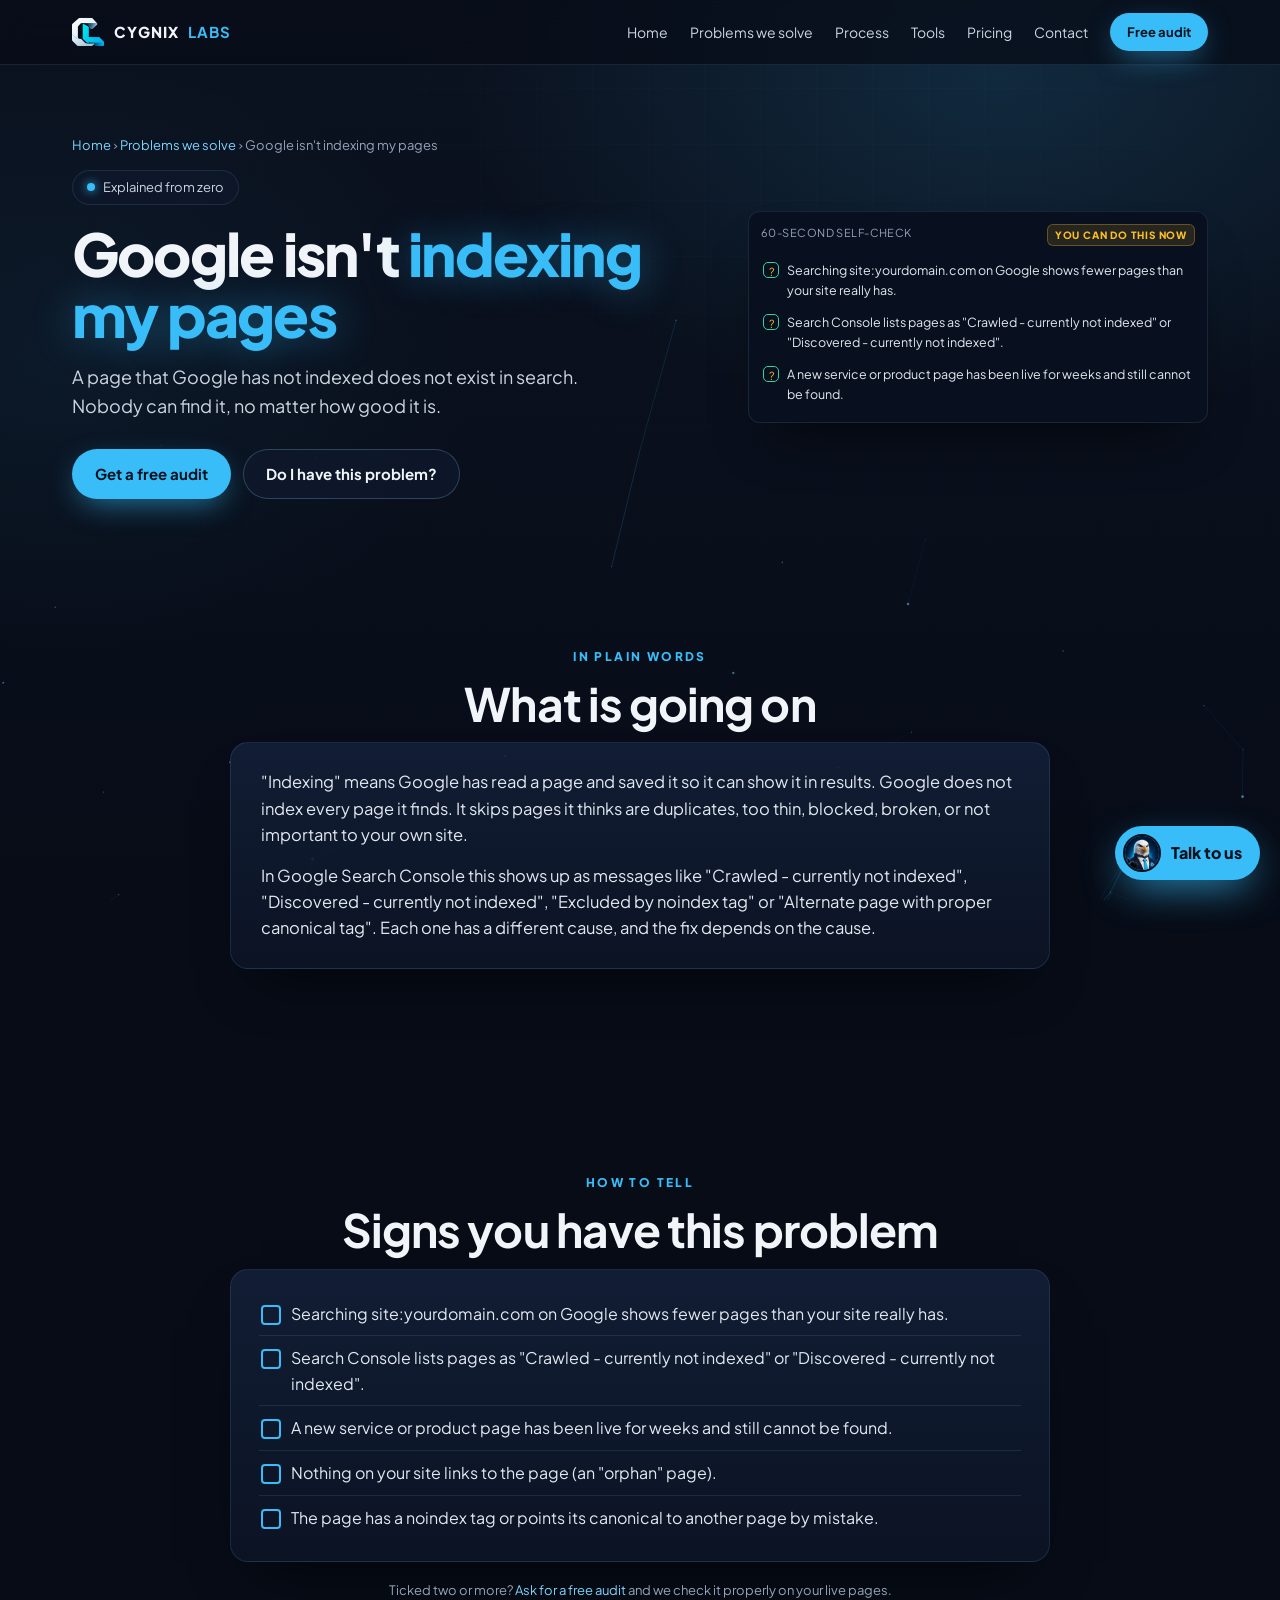
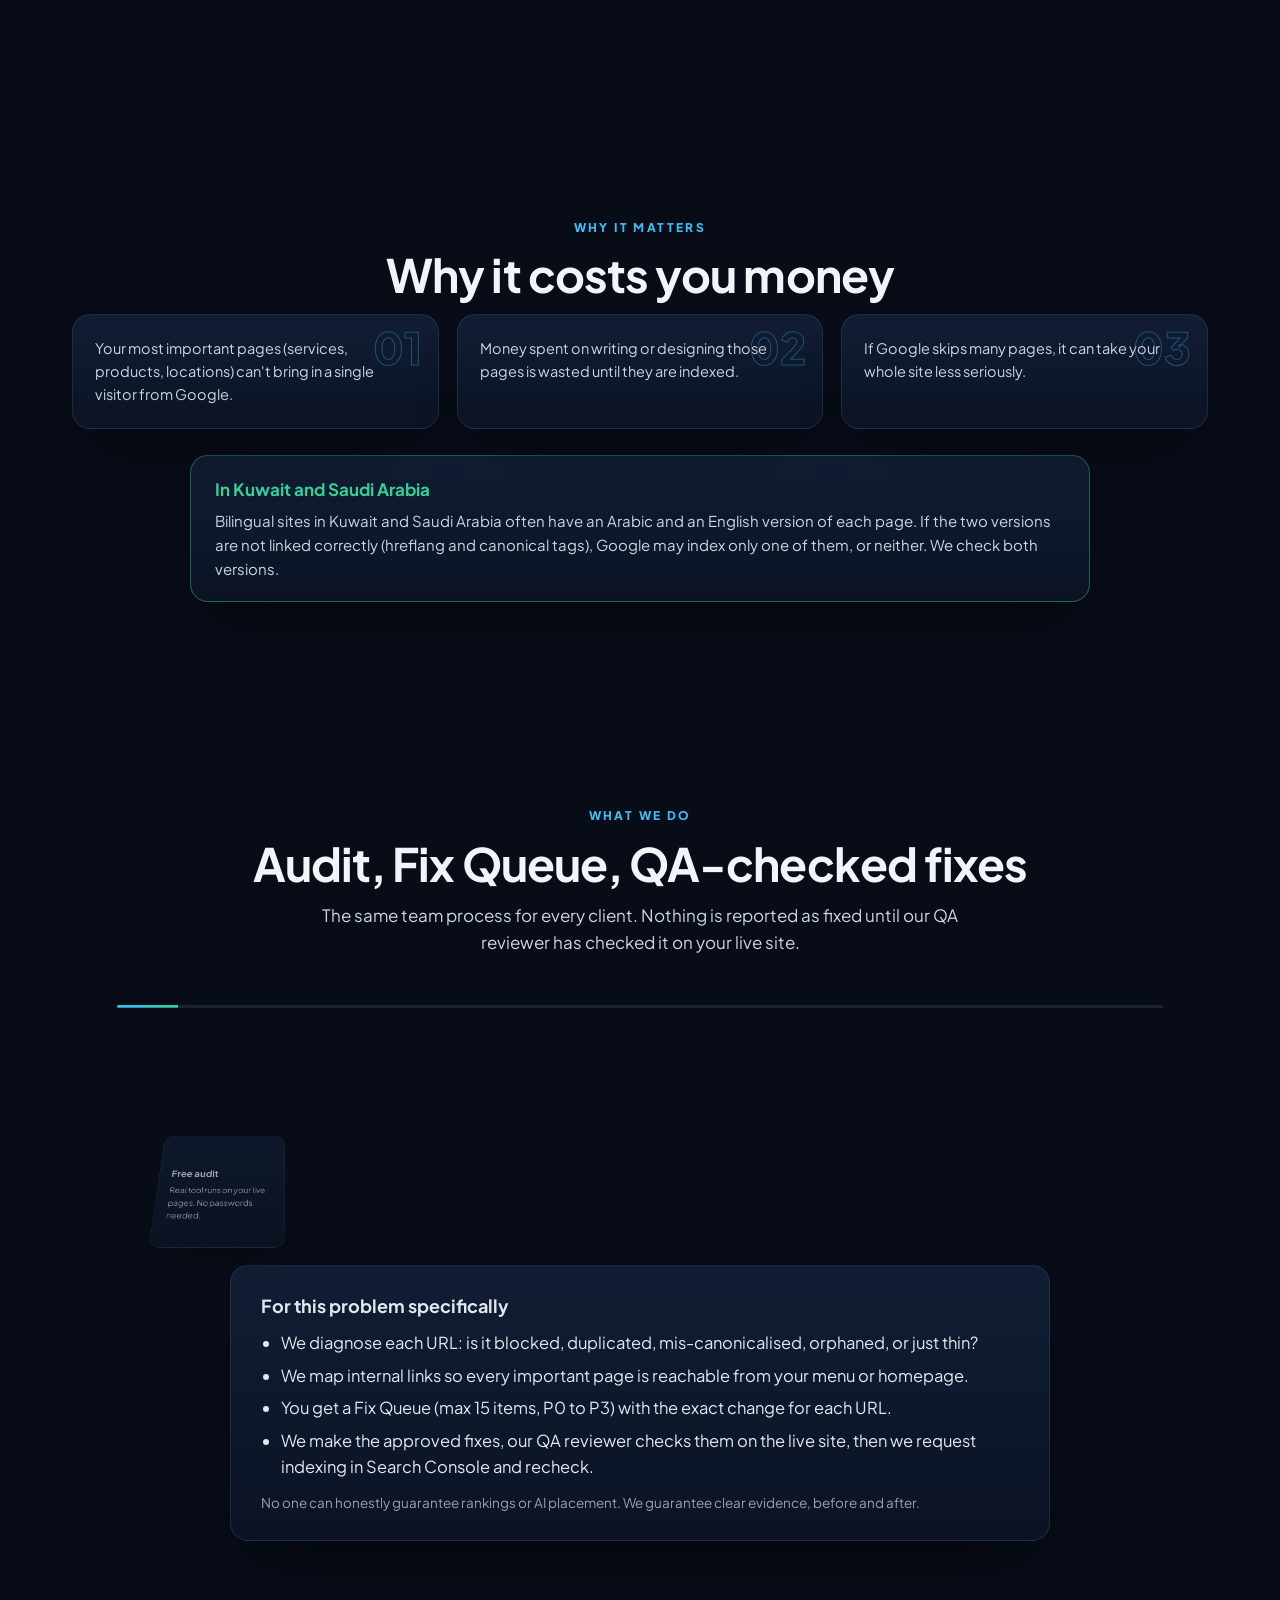
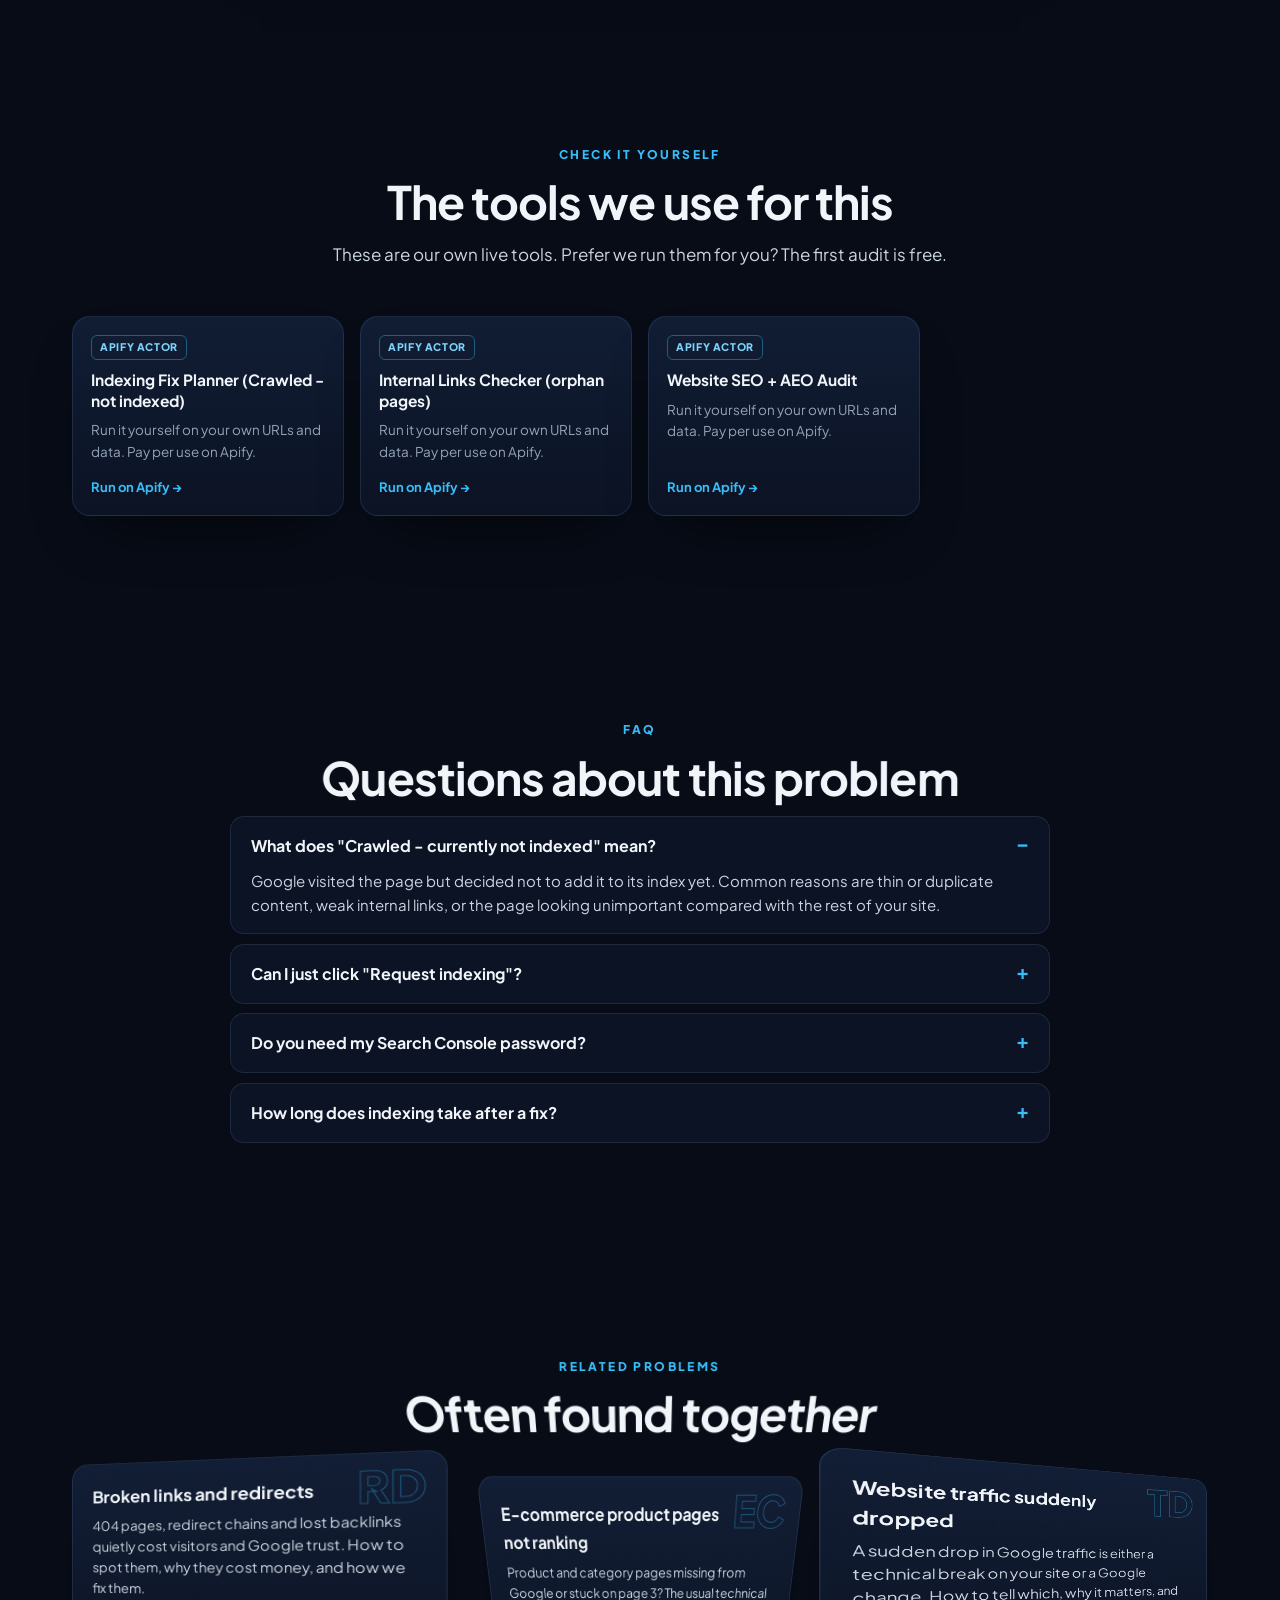
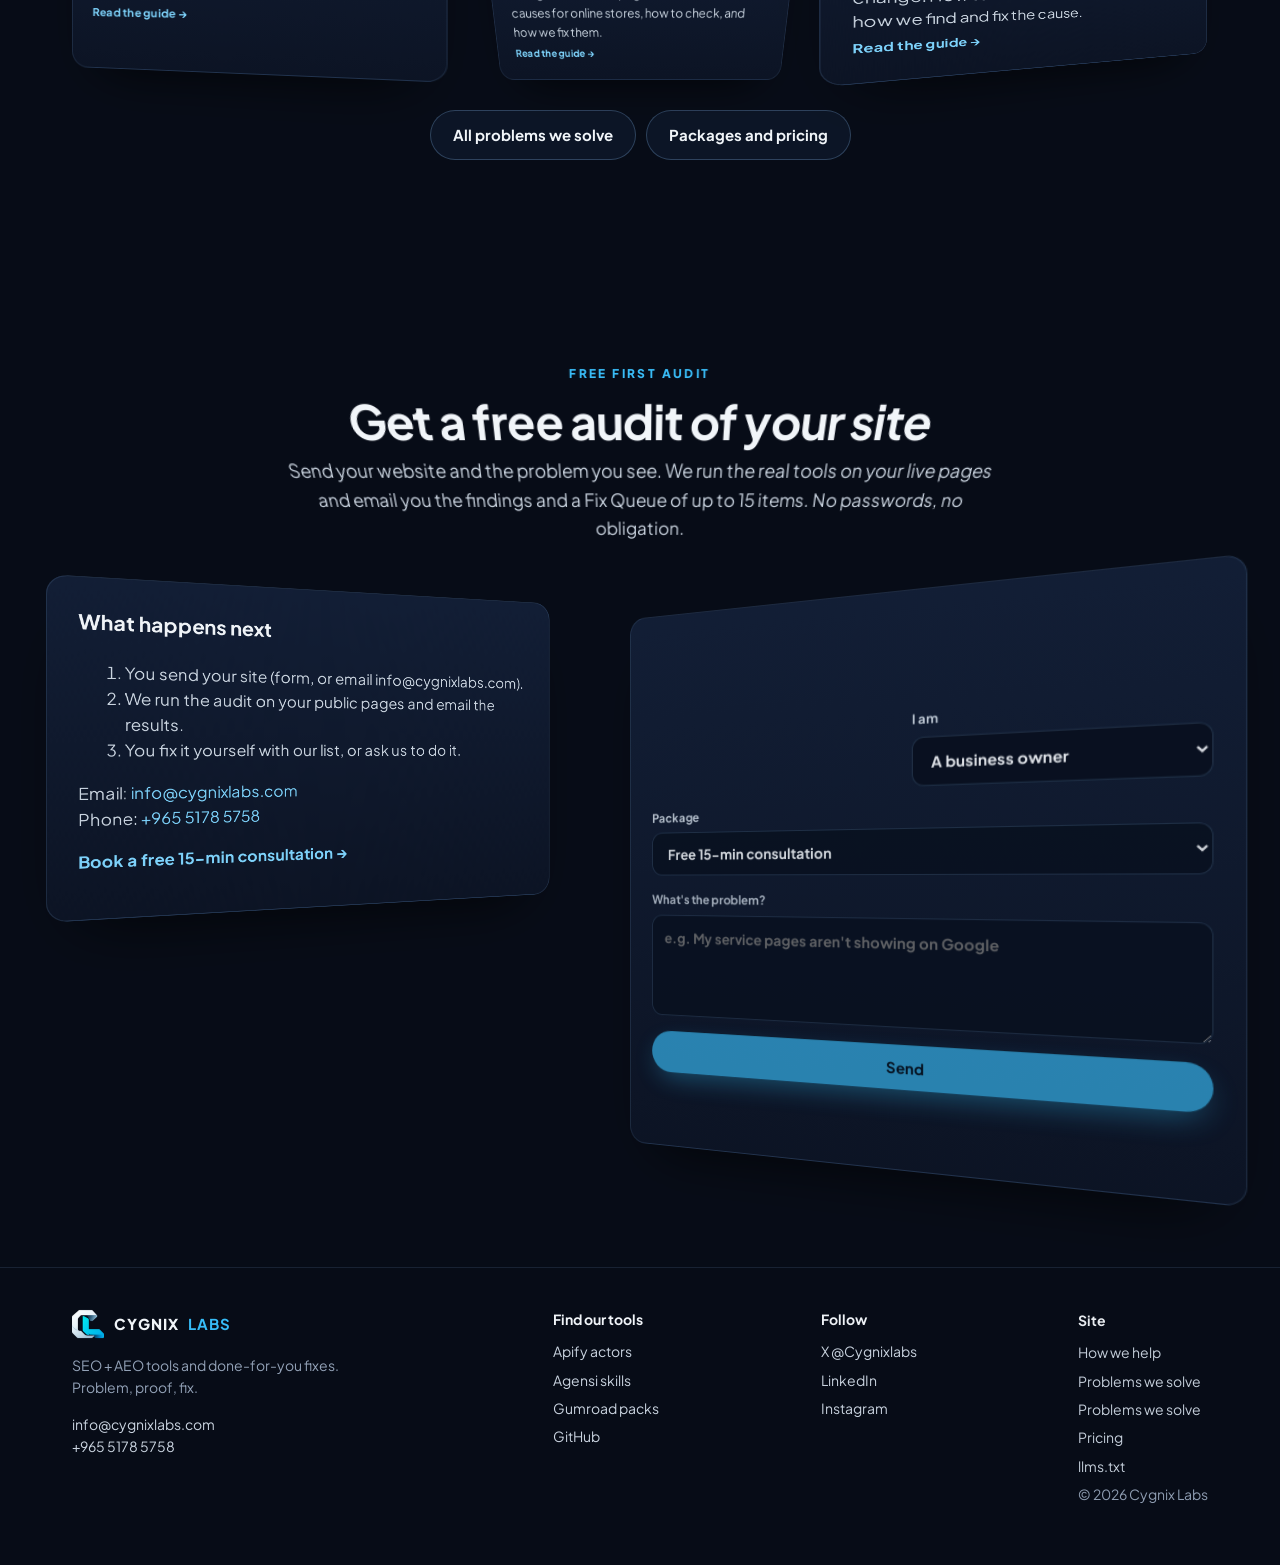
<file: google-not-indexing-my-pages.html>
<!doctype html>
<html lang="en">
<head>
<meta charset="utf-8">
<meta name="viewport" content="width=device-width,initial-scale=1,viewport-fit=cover">
<title>Google isn&#x27;t indexing my pages: causes and fixes, explained simply | Cygnix Labs</title>
<meta name="description" content="Pages live but not on Google? &quot;Crawled - currently not indexed&quot; or &quot;Discovered - not indexed&quot; explained in plain words, how to check, and how we fix it.">
<link rel="canonical" href="https://skills.cygnixlabs.com/google-not-indexing-my-pages.html">
<meta name="robots" content="index,follow,max-image-preview:large">
<meta name="theme-color" content="#0B1220">
<meta name="author" content="Cygnix Labs">
<meta property="og:type" content="article">
<meta property="og:site_name" content="Cygnix Labs">
<meta property="og:title" content="Google isn&#x27;t indexing my pages | Cygnix Labs">
<meta property="og:description" content="Pages live but not on Google? &quot;Crawled - currently not indexed&quot; or &quot;Discovered - not indexed&quot; explained in plain words, how to check, and how we fix it.">
<meta property="og:url" content="https://skills.cygnixlabs.com/google-not-indexing-my-pages.html">
<meta property="og:image" content="https://skills.cygnixlabs.com/assets/img/og.jpg">
<meta property="og:image:width" content="1200"><meta property="og:image:height" content="630">
<meta property="og:image:alt" content="The Cygnix Labs eagle next to the headline: Get found on Google and in AI answers">
<meta name="twitter:card" content="summary_large_image">
<meta name="twitter:site" content="@Cygnixlabs">
<meta name="twitter:title" content="Google isn&#x27;t indexing my pages | Cygnix Labs">
<meta name="twitter:description" content="Pages live but not on Google? &quot;Crawled - currently not indexed&quot; or &quot;Discovered - not indexed&quot; explained in plain words, how to check, and how we fix it.">
<meta name="twitter:image" content="https://skills.cygnixlabs.com/assets/img/og.jpg">
<link rel="icon" type="image/png" href="favicon.png">
<link rel="apple-touch-icon" href="apple-touch-icon.png">
<link rel="preload" href="assets/fonts/jakarta.woff2" as="font" type="font/woff2" crossorigin>
<link rel="alternate" type="text/plain" title="llms.txt" href="llms.txt">
<script>(function(){var d=document.documentElement,r=matchMedia('(prefers-reduced-motion: reduce)').matches;if(!r){d.classList.add('motion');if(matchMedia('(min-width: 981px)').matches&&!(navigator.deviceMemory&&navigator.deviceMemory<4))d.classList.add('motion-lg');}})();</script>
<link rel="stylesheet" href="assets/css/site.css?v=202611091029">
<link rel="stylesheet" href="assets/css/assist.css?v=202611091029">
<script type="application/ld+json">{"@context":"https://schema.org","@graph":[{"@type":"Organization","@id":"https://skills.cygnixlabs.com/#org","name":"Cygnix Labs","url":"https://skills.cygnixlabs.com/","logo":"https://skills.cygnixlabs.com/apple-touch-icon.png","image":"https://skills.cygnixlabs.com/assets/img/og.jpg","email":"info@cygnixlabs.com","description":"Cygnix Labs is a done-for-you SEO and AEO (AI search) team. We fix websites that customers can't find on Google, Google Maps or in AI answers such as ChatGPT: free audit, a ranked Fix Queue, and every fix QA-checked.","sameAs":["https://x.com/Cygnixlabs","https://www.linkedin.com/company/cygnix-labs","https://www.instagram.com/cygnix.labs/","https://apify.com/cygnix_labs","https://agensi.io/creators/cygnix-labs","https://cygnixlabs.gumroad.com/","https://github.com/cygnixlabs-cmd"],"telephone":"+96551785758","address":{"@type":"PostalAddress","streetAddress":"Floor 1, Office 48, Al Rehab Complex, Tunisia Street","addressLocality":"Hawalli","addressCountry":"KW"},"contactPoint":{"@type":"ContactPoint","contactType":"sales","email":"info@cygnixlabs.com","telephone":"+96551785758","availableLanguage":["English"]}},{"@type":"WebSite","@id":"https://skills.cygnixlabs.com/#site","url":"https://skills.cygnixlabs.com/","name":"Cygnix Labs","publisher":{"@id":"https://skills.cygnixlabs.com/#org"}},{"@type":"WebPage","@id":"https://skills.cygnixlabs.com/google-not-indexing-my-pages.html#page","url":"https://skills.cygnixlabs.com/google-not-indexing-my-pages.html","name":"Google isn't indexing my pages: causes and fixes, explained simply | Cygnix Labs","description":"Pages live but not on Google? \"Crawled - currently not indexed\" or \"Discovered - not indexed\" explained in plain words, how to check, and how we fix it.","inLanguage":"en","isPartOf":{"@id":"https://skills.cygnixlabs.com/#site"},"about":{"@id":"https://skills.cygnixlabs.com/google-not-indexing-my-pages.html#service"},"breadcrumb":{"@type":"BreadcrumbList","itemListElement":[{"@type":"ListItem","position":1,"name":"Home","item":"https://skills.cygnixlabs.com/"},{"@type":"ListItem","position":2,"name":"Problems we solve","item":"https://skills.cygnixlabs.com/problems.html"},{"@type":"ListItem","position":3,"name":"Google isn't indexing my pages","item":"https://skills.cygnixlabs.com/google-not-indexing-my-pages.html"}]},"dateModified":"2026-11-09","publisher":{"@id":"https://skills.cygnixlabs.com/#org"}},{"@type":"Service","@id":"https://skills.cygnixlabs.com/google-not-indexing-my-pages.html#service","name":"Fix: Google isn't indexing my pages","description":"Pages live but not on Google? \"Crawled - currently not indexed\" or \"Discovered - not indexed\" explained in plain words, how to check, and how we fix it.","provider":{"@id":"https://skills.cygnixlabs.com/#org"},"serviceType":"SEO and AEO (AI search) audit and fixes","areaServed":[{"@type":"Country","name":"Kuwait"},{"@type":"Country","name":"Saudi Arabia"},{"@type":"Country","name":"United Arab Emirates"},{"@type":"Country","name":"Qatar"},{"@type":"Country","name":"Bahrain"},{"@type":"Country","name":"Oman"},{"@type":"Country","name":"United Kingdom"},{"@type":"Country","name":"United States"},{"@type":"Country","name":"Canada"},{"@type":"Country","name":"Australia"}],"url":"https://skills.cygnixlabs.com/google-not-indexing-my-pages.html","offers":{"@type":"Offer","name":"Free first audit","price":"0","priceCurrency":"USD","url":"https://skills.cygnixlabs.com/google-not-indexing-my-pages.html#contact","availability":"https://schema.org/InStock","seller":{"@id":"https://skills.cygnixlabs.com/#org"}}},{"@type":"FAQPage","@id":"https://skills.cygnixlabs.com/google-not-indexing-my-pages.html#faq","mainEntity":[{"@type":"Question","name":"What does \"Crawled - currently not indexed\" mean?","acceptedAnswer":{"@type":"Answer","text":"Google visited the page but decided not to add it to its index yet. Common reasons are thin or duplicate content, weak internal links, or the page looking unimportant compared with the rest of your site."}},{"@type":"Question","name":"Can I just click \"Request indexing\"?","acceptedAnswer":{"@type":"Answer","text":"You can, and sometimes it works. If the underlying cause is still there, Google often drops the page again. Fix the cause first, then request indexing."}},{"@type":"Question","name":"Do you need my Search Console password?","acceptedAnswer":{"@type":"Answer","text":"No. We never ask for passwords. You add us as a user in Search Console with a limited role, and you can remove us at any time."}},{"@type":"Question","name":"How long does indexing take after a fix?","acceptedAnswer":{"@type":"Answer","text":"Often days to a few weeks, and Google decides. We recheck after the fixes and tell you which URLs are indexed and which are still waiting."}}]}]}</script>
</head>
<body>
<div class="bg-grid" aria-hidden="true"></div><canvas id="bg-fx" aria-hidden="true"></canvas>
<a class="skip" href="#main">Skip to content</a>
<header class="nav"><div class="wrap">
 <a class="logo" href="./" aria-label="Cygnix Labs home"><img src="assets/brand/cygnix-mark-64.png" srcset="assets/brand/cygnix-mark-64.png 1x, assets/brand/cygnix-mark-120.png 2x" width="32" height="32" alt="" style="width:32px;height:32px;object-fit:contain">CYGNIX <b>LABS</b></a>
 <nav aria-label="Main"><a href="./">Home</a><a href="problems.html" aria-current="page">Problems we solve</a><a href="./#process">Process</a><a href="./#tools">Tools</a><a href="pricing.html">Pricing</a><a href="#contact">Contact</a></nav>
 <a class="mlink" href="problems.html">Problems</a>
 <a class="btn btn-p btn-sm" href="#contact" data-package="Free audit">Free audit</a>
</div></header>

<main id="main">
<section class="phero" id="top" aria-label="Google isn&#x27;t indexing my pages"><div class="wrap">
 <div>
  <p class="crumbs"><a href="./">Home</a> › <a href="problems.html">Problems we solve</a> › Google isn&#x27;t indexing my pages</p>
  <span class="pill"><span class="dot"></span>Explained from zero</span>
  <h1>Google isn't <span class="c">indexing my pages</span></h1>
  <p class="lead">A page that Google has not indexed does not exist in search. Nobody can find it, no matter how good it is.</p>
  <div class="ctas"><a class="btn btn-p" href="#contact" data-package="Free audit" data-msg="Free audit request (Google isn&#x27;t indexing my pages). My website: ">Get a free audit</a><a class="btn btn-g" href="#signs">Do I have this problem?</a></div>
 </div>
 <div class="mock pcheck glass" aria-label="Quick self-check"><div class="mh"><span>60-SECOND SELF-CHECK</span><span class="tag">YOU CAN DO THIS NOW</span></div>
  <div class="chk"><i>?</i>Searching site:yourdomain.com on Google shows fewer pages than your site really has.</div><div class="chk"><i>?</i>Search Console lists pages as &quot;Crawled - currently not indexed&quot; or &quot;Discovered - currently not indexed&quot;.</div><div class="chk"><i>?</i>A new service or product page has been live for weeks and still cannot be found.</div>
 </div>
</div></section>

<section id="plain"><div class="wrap">
 <p class="eyebrow">In plain words</p>
 <h2>What is going on</h2>
 <div class="prose glass rv"><p>&quot;Indexing&quot; means Google has read a page and saved it so it can show it in results. Google does not index every page it finds. It skips pages it thinks are duplicates, too thin, blocked, broken, or not important to your own site.</p><p>In Google Search Console this shows up as messages like &quot;Crawled - currently not indexed&quot;, &quot;Discovered - currently not indexed&quot;, &quot;Excluded by noindex tag&quot; or &quot;Alternate page with proper canonical tag&quot;. Each one has a different cause, and the fix depends on the cause.</p></div>
</div></section>

<section id="signs"><div class="wrap">
 <p class="eyebrow">How to tell</p>
 <h2>Signs you have this problem</h2>
 <ul class="checklist glass rv"><li>Searching site:yourdomain.com on Google shows fewer pages than your site really has.</li><li>Search Console lists pages as &quot;Crawled - currently not indexed&quot; or &quot;Discovered - currently not indexed&quot;.</li><li>A new service or product page has been live for weeks and still cannot be found.</li><li>Nothing on your site links to the page (an &quot;orphan&quot; page).</li><li>The page has a noindex tag or points its canonical to another page by mistake.</li></ul>
 <p class="note">Ticked two or more? <a href="#contact" data-package="Free audit" data-msg="Free audit request (Google isn&#x27;t indexing my pages). My website: ">Ask for a free audit</a> and we check it properly on your live pages.</p>
</div></section>

<section id="cost"><div class="wrap">
 <p class="eyebrow">Why it matters</p>
 <h2>Why it costs you money</h2>
 <div class="finds"><article class="find glass"><span class="fi" aria-hidden="true">01</span><p>Your most important pages (services, products, locations) can&#x27;t bring in a single visitor from Google.</p></article><article class="find glass"><span class="fi" aria-hidden="true">02</span><p>Money spent on writing or designing those pages is wasted until they are indexed.</p></article><article class="find glass"><span class="fi" aria-hidden="true">03</span><p>If Google skips many pages, it can take your whole site less seriously.</p></article></div>
 <div class="gulf glass rv"><h3>In Kuwait and Saudi Arabia</h3><p>Bilingual sites in Kuwait and Saudi Arabia often have an Arabic and an English version of each page. If the two versions are not linked correctly (hreflang and canonical tags), Google may index only one of them, or neither. We check both versions.</p></div>
</div></section>

<section id="process"><div class="wrap">
 <p class="eyebrow">What we do</p>
 <h2>Audit, Fix Queue, QA-checked fixes</h2>
 <p class="sub">The same team process for every client. Nothing is reported as fixed until our QA reviewer has checked it on your live site.</p>
 <div class="proc">
  <div class="proc-line" aria-hidden="true"><span></span></div>
  <div class="pstep glass"><span class="pn">1</span><h3>Free audit</h3><p>Real tool runs on your live pages. No passwords needed.</p></div>
  <div class="pstep glass"><span class="pn">2</span><h3>Fix Queue</h3><p>Up to 15 fixes, ranked P0 (urgent) to P3 (nice to have), each with evidence.</p></div>
  <div class="pstep glass"><span class="pn">3</span><h3>Your approval</h3><p>Anything your customers will read is approved by you before it goes live.</p></div>
  <div class="pstep glass"><span class="pn">4</span><h3>Specialist fixes</h3><p>Our SEO and AI-search specialists make the changes, or hand your developer the exact list.</p></div>
  <div class="pstep glass"><span class="pn">5</span><h3>QA-checked</h3><p>A separate QA reviewer checks every fix on your live site before we call it done.</p></div>
 </div>
 <div class="prose glass rv"><h3>For this problem specifically</h3><ul><li>We diagnose each URL: is it blocked, duplicated, mis-canonicalised, orphaned, or just thin?</li><li>We map internal links so every important page is reachable from your menu or homepage.</li><li>You get a Fix Queue (max 15 items, P0 to P3) with the exact change for each URL.</li><li>We make the approved fixes, our QA reviewer checks them on the live site, then we request indexing in Search Console and recheck.</li></ul><p class="small">No one can honestly guarantee rankings or AI placement. We guarantee clear evidence, before and after.</p></div>
</div></section>

<section id="tools"><div class="wrap">
 <p class="eyebrow">Check it yourself</p>
 <h2>The tools we use for this</h2>
 <p class="sub">These are our own live tools. Prefer we run them for you? The first audit is free.</p>
 <div class="grid"><a class="tool glass" href="https://apify.com/cygnix_labs/indexing-fix-planner" target="_blank" rel="noopener"><div class="meta"><span class="badge apify">Apify actor</span></div><h3>Indexing Fix Planner (Crawled - not indexed)</h3><p>Run it yourself on your own URLs and data. Pay per use on Apify.</p><div class="ft"><span class="go">Run on Apify →</span></div></a><a class="tool glass" href="https://apify.com/cygnix_labs/internal-link-audit" target="_blank" rel="noopener"><div class="meta"><span class="badge apify">Apify actor</span></div><h3>Internal Links Checker (orphan pages)</h3><p>Run it yourself on your own URLs and data. Pay per use on Apify.</p><div class="ft"><span class="go">Run on Apify →</span></div></a><a class="tool glass" href="https://apify.com/cygnix_labs/site-seo-aeo-audit" target="_blank" rel="noopener"><div class="meta"><span class="badge apify">Apify actor</span></div><h3>Website SEO + AEO Audit</h3><p>Run it yourself on your own URLs and data. Pay per use on Apify.</p><div class="ft"><span class="go">Run on Apify →</span></div></a></div>
</div></section>

<section id="faq"><div class="wrap">
 <p class="eyebrow">FAQ</p>
 <h2>Questions about this problem</h2>
 <div class="faq"><details open><summary>What does &quot;Crawled - currently not indexed&quot; mean?</summary><p>Google visited the page but decided not to add it to its index yet. Common reasons are thin or duplicate content, weak internal links, or the page looking unimportant compared with the rest of your site.</p></details><details><summary>Can I just click &quot;Request indexing&quot;?</summary><p>You can, and sometimes it works. If the underlying cause is still there, Google often drops the page again. Fix the cause first, then request indexing.</p></details><details><summary>Do you need my Search Console password?</summary><p>No. We never ask for passwords. You add us as a user in Search Console with a limited role, and you can remove us at any time.</p></details><details><summary>How long does indexing take after a fix?</summary><p>Often days to a few weeks, and Google decides. We recheck after the fixes and tell you which URLs are indexed and which are still waiting.</p></details></div>
</div></section>

<section id="related"><div class="wrap">
 <p class="eyebrow">Related problems</p>
 <h2>Often found together</h2>
 <div class="finds"><a class="find glass" href="broken-links-and-redirects-losing-customers.html"><span class="fi" aria-hidden="true">RD</span><h3>Broken links and redirects</h3><p>404 pages, redirect chains and lost backlinks quietly cost visitors and Google trust. How to spot them, why they cost money, and how we fix them.</p><small>Read the guide →</small></a><a class="find glass" href="ecommerce-product-pages-not-ranking.html"><span class="fi" aria-hidden="true">EC</span><h3>E-commerce product pages not ranking</h3><p>Product and category pages missing from Google or stuck on page 3? The usual technical causes for online stores, how to check, and how we fix them.</p><small>Read the guide →</small></a><a class="find glass" href="website-traffic-suddenly-dropped.html"><span class="fi" aria-hidden="true">TD</span><h3>Website traffic suddenly dropped</h3><p>A sudden drop in Google traffic is either a technical break on your site or a Google change. How to tell which, why it matters, and how we find and fix the cause.</p><small>Read the guide →</small></a></div>
 <div class="flow"><a class="btn btn-g" href="problems.html">All problems we solve</a><a class="btn btn-g" href="pricing.html">Packages and pricing</a></div>
</div></section>
<section id="contact"><div class="wrap">
 <p class="eyebrow">Free first audit</p>
 <h2>Get a free audit of your site</h2>
 <p class="sub">Send your website and the problem you see. We run the real tools on your live pages and email you the findings and a Fix Queue of up to 15 items. No passwords, no obligation.</p>
 <div class="contact">
  <div class="side glass rv">
   <h3>What happens next</h3>
   <ol><li>You send your site (form, or email info@cygnixlabs.com).</li><li>We run the audit on your public pages and email the results.</li><li>You fix it yourself with our list, or ask us to do it.</li></ol>
   <p>Email: <a href="mailto:info@cygnixlabs.com?subject=Free%20audit%3A%20Google%20isn%27t%20indexing%20my%20pages">info@cygnixlabs.com</a><br>Phone: <a href="tel:+96551785758">+965 5178 5758</a></p>
   <p><a href="?package=consultation#contact" data-package="Free 15-min consultation" data-msg="I would like a free 15-min consultation about: Google isn&#x27;t indexing my pages"><b>Book a free 15-min consultation →</b></a></p>
  </div>
  <form class="f glass rv" id="contact-form" novalidate>
   <div class="two"><label>Name<input name="name" required autocomplete="name"></label><label>Email<input name="email" type="email" required autocomplete="email"></label></div>
   <div class="two"><label>Website<input name="website" type="text" placeholder="example.com" autocomplete="url"></label>
    <label>I am<select name="type"><option>A business owner</option><option>An agency</option><option>An online store</option><option>Other</option></select></label></div>
   <label>Package<select name="package"><option>Free 15-min consultation</option><option>Free audit</option><option>Free sample audit (agencies)</option><option>White-label audit — $99</option><option>White-label 4-pack — $299</option><option>Monitor — $29/mo</option><option>Growth — $59/mo</option><option>Agency — $99/mo (5 white-label sites)</option><option>Quick Audit — $79</option><option>Full Audit — $199</option><option>Fix Sprint — $299</option><option>Talk to us (chat)</option><option>Just a question</option></select></label>
   <label>What's the problem?<textarea name="message" placeholder="e.g. My service pages aren't showing on Google"></textarea></label>
   <input class="hp" type="text" name="_honey" tabindex="-1" autocomplete="off" aria-hidden="true">
   <button class="btn btn-p" type="submit">Send</button>
   <p class="status" role="status" aria-live="polite"></p>
  </form>
 </div>
</div></section>
</main>

<footer><div class="wrap">
 <div><a class="logo" href="./"><img src="assets/brand/cygnix-mark-64.png" srcset="assets/brand/cygnix-mark-64.png 1x, assets/brand/cygnix-mark-120.png 2x" width="32" height="32" alt="" style="width:32px;height:32px;object-fit:contain">CYGNIX <b>LABS</b></a><p style="max-width:320px">SEO + AEO tools and done-for-you fixes. Problem, proof, fix.</p><p><a href="mailto:info@cygnixlabs.com">info@cygnixlabs.com</a><br><a href="tel:+96551785758">+965 5178 5758</a></p></div>
 <div><h4>Find our tools</h4><ul><li><a href="https://apify.com/cygnix_labs" target="_blank" rel="noopener">Apify actors</a></li><li><a href="https://agensi.io/creators/cygnix-labs" target="_blank" rel="noopener">Agensi skills</a></li><li><a href="https://cygnixlabs.gumroad.com/" target="_blank" rel="noopener">Gumroad packs</a></li><li><a href="https://github.com/cygnixlabs-cmd/cygnix-seo-skills" target="_blank" rel="noopener">GitHub</a></li></ul></div>
 <div><h4>Follow</h4><ul><li><a href="https://x.com/Cygnixlabs" target="_blank" rel="noopener">X @Cygnixlabs</a></li><li><a href="https://www.linkedin.com/company/cygnix-labs" target="_blank" rel="noopener">LinkedIn</a></li><li><a href="https://www.instagram.com/cygnix.labs/" target="_blank" rel="noopener">Instagram</a></li></ul></div>
 <div><h4>Site</h4><ul><li><a href="./#how">How we help</a></li><li><a href="problems.html">Problems we solve</a></li><li><a href="problems.html">Problems we solve</a></li><li><a href="pricing.html">Pricing</a></li><li><a href="llms.txt">llms.txt</a></li><li>© 2026 Cygnix Labs</li></ul></div>
</div></footer>

<button class="chat-fab" id="chat-fab" type="button" aria-controls="chat" aria-expanded="false"><img src="assets/img/eagle-360.webp" alt="" width="38" height="38" loading="lazy"><span>Talk to us</span></button>
<div class="chat" id="chat" role="dialog" aria-label="Talk to us: Cygnix guide">
 <div class="chat-h"><img src="assets/img/eagle-360.webp" alt="" width="40" height="40" loading="lazy"><div><b>Cygnix guide</b><small>Automated guide · the team replies by email</small></div><button class="chat-x" type="button" aria-label="Close chat">×</button></div>
 <div class="chat-b" data-lenis-prevent></div>
 <form class="chat-f"><input type="text" placeholder="Describe your problem…" aria-label="Describe your problem" maxlength="300"><button class="btn btn-p btn-sm" type="submit">Send</button></form>
 <div class="chat-note">Not a live chat. Use “Send this to the Cygnix team” and we reply by email.</div>
</div>
<script src="assets/vendor/gsap.min.js" defer></script>
<script src="assets/vendor/ScrollTrigger.min.js" defer></script>
<script src="assets/vendor/lenis.min.js" defer></script>
<script src="assets/js/main.js?v=202611091029" defer></script>
<script src="assets/js/motion.js?v=202611091029" defer></script>
</body>
</html>
</file>
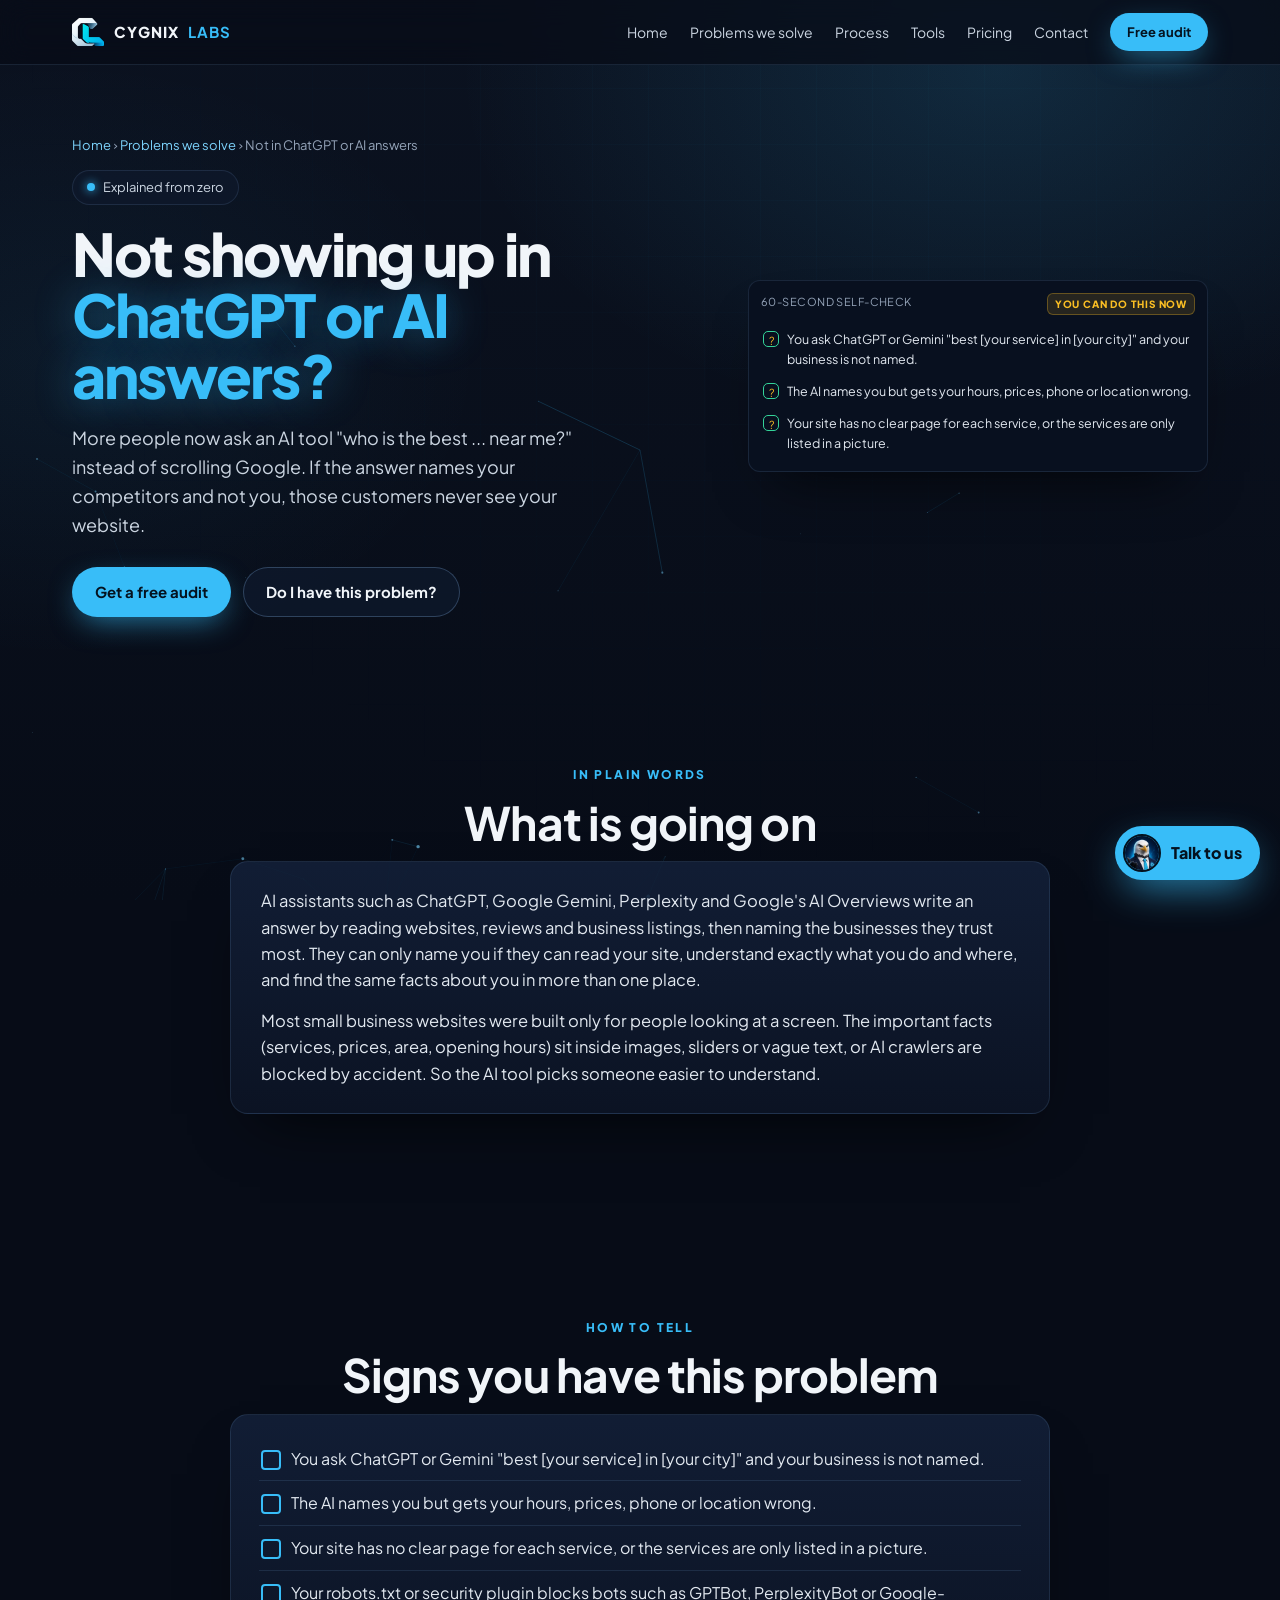
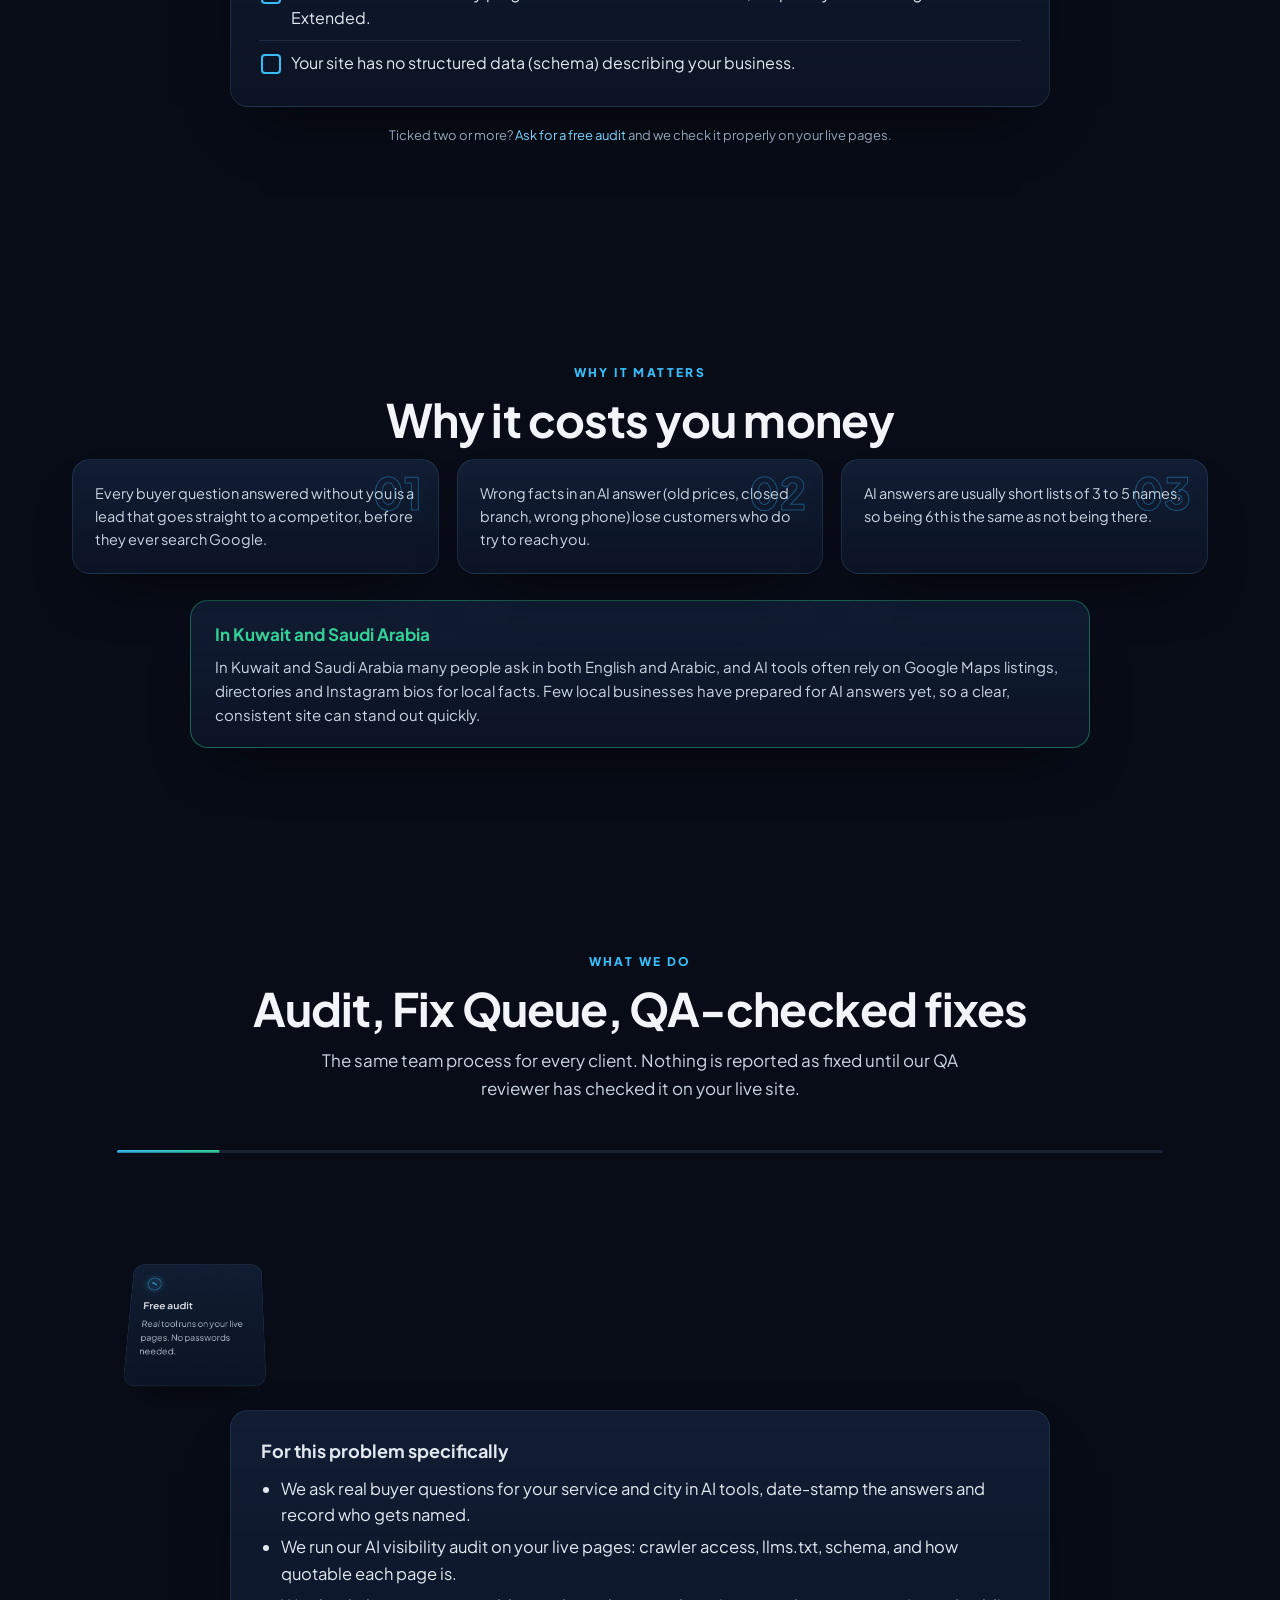
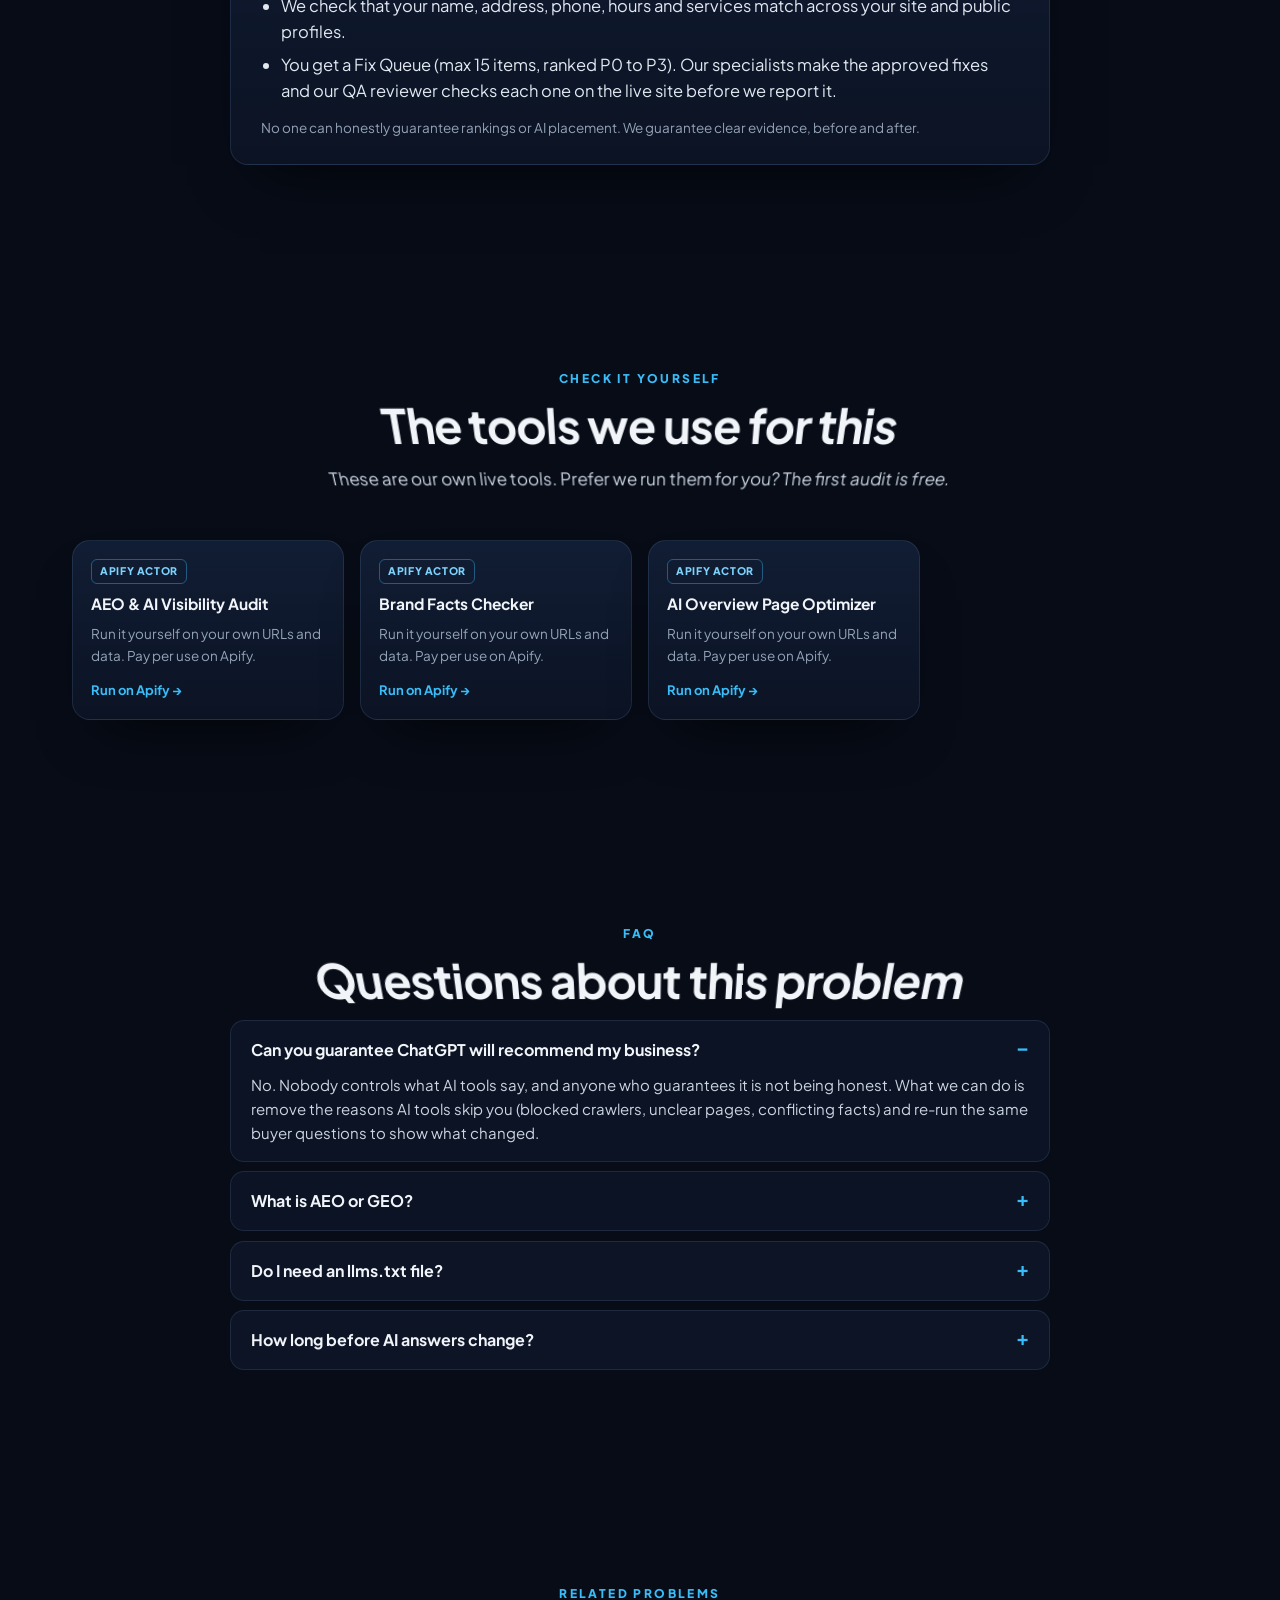
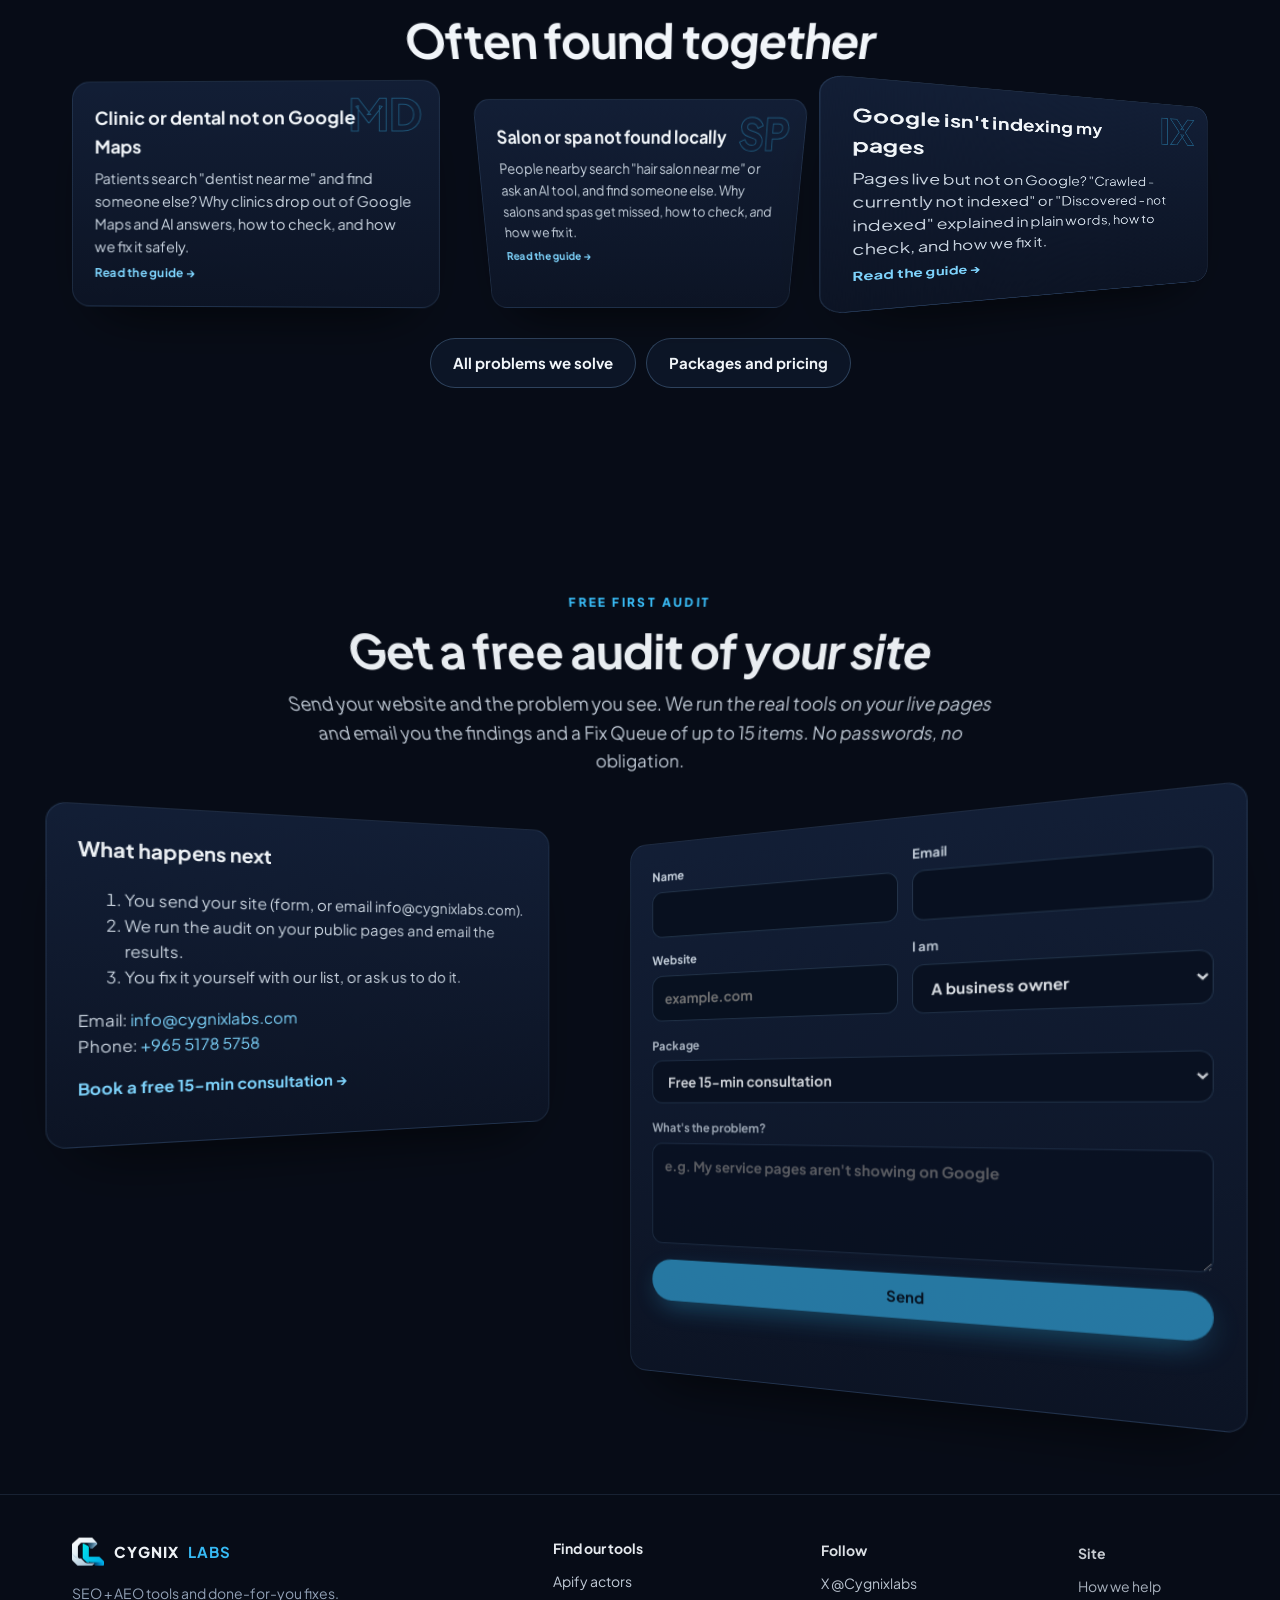
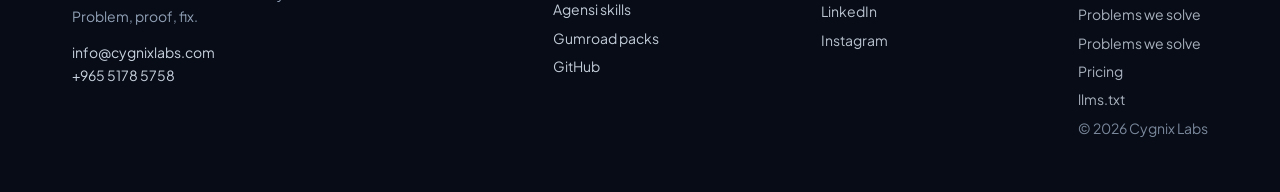
<file: not-showing-in-chatgpt-ai-answers.html>
<!doctype html>
<html lang="en">
<head>
<meta charset="utf-8">
<meta name="viewport" content="width=device-width,initial-scale=1,viewport-fit=cover">
<title>Not showing up in ChatGPT or AI answers? Why, and how to fix it | Cygnix Labs</title>
<meta name="description" content="When people ask ChatGPT, Gemini or Perplexity for a business like yours, does your name come up? Why AI tools skip some businesses, how to check, and how we fix it.">
<link rel="canonical" href="https://skills.cygnixlabs.com/not-showing-in-chatgpt-ai-answers.html">
<meta name="robots" content="index,follow,max-image-preview:large">
<meta name="theme-color" content="#0B1220">
<meta name="author" content="Cygnix Labs">
<meta property="og:type" content="article">
<meta property="og:site_name" content="Cygnix Labs">
<meta property="og:title" content="Not showing up in ChatGPT or AI answers? | Cygnix Labs">
<meta property="og:description" content="When people ask ChatGPT, Gemini or Perplexity for a business like yours, does your name come up? Why AI tools skip some businesses, how to check, and how we fix it.">
<meta property="og:url" content="https://skills.cygnixlabs.com/not-showing-in-chatgpt-ai-answers.html">
<meta property="og:image" content="https://skills.cygnixlabs.com/assets/img/og.jpg">
<meta property="og:image:width" content="1200"><meta property="og:image:height" content="630">
<meta property="og:image:alt" content="The Cygnix Labs eagle next to the headline: Get found on Google and in AI answers">
<meta name="twitter:card" content="summary_large_image">
<meta name="twitter:site" content="@Cygnixlabs">
<meta name="twitter:title" content="Not showing up in ChatGPT or AI answers? | Cygnix Labs">
<meta name="twitter:description" content="When people ask ChatGPT, Gemini or Perplexity for a business like yours, does your name come up? Why AI tools skip some businesses, how to check, and how we fix it.">
<meta name="twitter:image" content="https://skills.cygnixlabs.com/assets/img/og.jpg">
<link rel="icon" type="image/png" href="favicon.png">
<link rel="apple-touch-icon" href="apple-touch-icon.png">
<link rel="preload" href="assets/fonts/jakarta.woff2" as="font" type="font/woff2" crossorigin>
<link rel="alternate" type="text/plain" title="llms.txt" href="llms.txt">
<script>(function(){var d=document.documentElement,r=matchMedia('(prefers-reduced-motion: reduce)').matches;if(!r){d.classList.add('motion');if(matchMedia('(min-width: 981px)').matches&&!(navigator.deviceMemory&&navigator.deviceMemory<4))d.classList.add('motion-lg');}})();</script>
<link rel="stylesheet" href="assets/css/site.css?v=202611091029">
<link rel="stylesheet" href="assets/css/assist.css?v=202611091029">
<script type="application/ld+json">{"@context":"https://schema.org","@graph":[{"@type":"Organization","@id":"https://skills.cygnixlabs.com/#org","name":"Cygnix Labs","url":"https://skills.cygnixlabs.com/","logo":"https://skills.cygnixlabs.com/apple-touch-icon.png","image":"https://skills.cygnixlabs.com/assets/img/og.jpg","email":"info@cygnixlabs.com","description":"Cygnix Labs is a done-for-you SEO and AEO (AI search) team. We fix websites that customers can't find on Google, Google Maps or in AI answers such as ChatGPT: free audit, a ranked Fix Queue, and every fix QA-checked.","sameAs":["https://x.com/Cygnixlabs","https://www.linkedin.com/company/cygnix-labs","https://www.instagram.com/cygnix.labs/","https://apify.com/cygnix_labs","https://agensi.io/creators/cygnix-labs","https://cygnixlabs.gumroad.com/","https://github.com/cygnixlabs-cmd"],"telephone":"+96551785758","address":{"@type":"PostalAddress","streetAddress":"Floor 1, Office 48, Al Rehab Complex, Tunisia Street","addressLocality":"Hawalli","addressCountry":"KW"},"contactPoint":{"@type":"ContactPoint","contactType":"sales","email":"info@cygnixlabs.com","telephone":"+96551785758","availableLanguage":["English"]}},{"@type":"WebSite","@id":"https://skills.cygnixlabs.com/#site","url":"https://skills.cygnixlabs.com/","name":"Cygnix Labs","publisher":{"@id":"https://skills.cygnixlabs.com/#org"}},{"@type":"WebPage","@id":"https://skills.cygnixlabs.com/not-showing-in-chatgpt-ai-answers.html#page","url":"https://skills.cygnixlabs.com/not-showing-in-chatgpt-ai-answers.html","name":"Not showing up in ChatGPT or AI answers? Why, and how to fix it | Cygnix Labs","description":"When people ask ChatGPT, Gemini or Perplexity for a business like yours, does your name come up? Why AI tools skip some businesses, how to check, and how we fix it.","inLanguage":"en","isPartOf":{"@id":"https://skills.cygnixlabs.com/#site"},"about":{"@id":"https://skills.cygnixlabs.com/not-showing-in-chatgpt-ai-answers.html#service"},"breadcrumb":{"@type":"BreadcrumbList","itemListElement":[{"@type":"ListItem","position":1,"name":"Home","item":"https://skills.cygnixlabs.com/"},{"@type":"ListItem","position":2,"name":"Problems we solve","item":"https://skills.cygnixlabs.com/problems.html"},{"@type":"ListItem","position":3,"name":"Not in ChatGPT or AI answers","item":"https://skills.cygnixlabs.com/not-showing-in-chatgpt-ai-answers.html"}]},"dateModified":"2026-11-09","publisher":{"@id":"https://skills.cygnixlabs.com/#org"}},{"@type":"Service","@id":"https://skills.cygnixlabs.com/not-showing-in-chatgpt-ai-answers.html#service","name":"Fix: Not in ChatGPT or AI answers","description":"When people ask ChatGPT, Gemini or Perplexity for a business like yours, does your name come up? Why AI tools skip some businesses, how to check, and how we fix it.","provider":{"@id":"https://skills.cygnixlabs.com/#org"},"serviceType":"SEO and AEO (AI search) audit and fixes","areaServed":[{"@type":"Country","name":"Kuwait"},{"@type":"Country","name":"Saudi Arabia"},{"@type":"Country","name":"United Arab Emirates"},{"@type":"Country","name":"Qatar"},{"@type":"Country","name":"Bahrain"},{"@type":"Country","name":"Oman"},{"@type":"Country","name":"United Kingdom"},{"@type":"Country","name":"United States"},{"@type":"Country","name":"Canada"},{"@type":"Country","name":"Australia"}],"url":"https://skills.cygnixlabs.com/not-showing-in-chatgpt-ai-answers.html","offers":{"@type":"Offer","name":"Free first audit","price":"0","priceCurrency":"USD","url":"https://skills.cygnixlabs.com/not-showing-in-chatgpt-ai-answers.html#contact","availability":"https://schema.org/InStock","seller":{"@id":"https://skills.cygnixlabs.com/#org"}}},{"@type":"FAQPage","@id":"https://skills.cygnixlabs.com/not-showing-in-chatgpt-ai-answers.html#faq","mainEntity":[{"@type":"Question","name":"Can you guarantee ChatGPT will recommend my business?","acceptedAnswer":{"@type":"Answer","text":"No. Nobody controls what AI tools say, and anyone who guarantees it is not being honest. What we can do is remove the reasons AI tools skip you (blocked crawlers, unclear pages, conflicting facts) and re-run the same buyer questions to show what changed."}},{"@type":"Question","name":"What is AEO or GEO?","acceptedAnswer":{"@type":"Answer","text":"AEO (answer engine optimization) and GEO (generative engine optimization) are names for the same idea: making your website easy for AI assistants to read, trust and quote. It builds on normal SEO; it does not replace it."}},{"@type":"Question","name":"Do I need an llms.txt file?","acceptedAnswer":{"@type":"Answer","text":"It is a small text file that tells AI tools what your site is about and which pages matter. It helps, it is quick to add, and it is one of the items our audit checks. On its own it will not make you appear in answers."}},{"@type":"Question","name":"How long before AI answers change?","acceptedAnswer":{"@type":"Answer","text":"It varies by tool. Some read the web live, others update less often. We re-run the same fixed set of buyer questions after the fixes so you can see the difference for yourself rather than trusting a promise."}}]}]}</script>
</head>
<body>
<div class="bg-grid" aria-hidden="true"></div><canvas id="bg-fx" aria-hidden="true"></canvas>
<a class="skip" href="#main">Skip to content</a>
<header class="nav"><div class="wrap">
 <a class="logo" href="./" aria-label="Cygnix Labs home"><img src="assets/brand/cygnix-mark-64.png" srcset="assets/brand/cygnix-mark-64.png 1x, assets/brand/cygnix-mark-120.png 2x" width="32" height="32" alt="" style="width:32px;height:32px;object-fit:contain">CYGNIX <b>LABS</b></a>
 <nav aria-label="Main"><a href="./">Home</a><a href="problems.html" aria-current="page">Problems we solve</a><a href="./#process">Process</a><a href="./#tools">Tools</a><a href="pricing.html">Pricing</a><a href="#contact">Contact</a></nav>
 <a class="mlink" href="problems.html">Problems</a>
 <a class="btn btn-p btn-sm" href="#contact" data-package="Free audit">Free audit</a>
</div></header>

<main id="main">
<section class="phero" id="top" aria-label="Not showing up in ChatGPT or AI answers?"><div class="wrap">
 <div>
  <p class="crumbs"><a href="./">Home</a> › <a href="problems.html">Problems we solve</a> › Not in ChatGPT or AI answers</p>
  <span class="pill"><span class="dot"></span>Explained from zero</span>
  <h1>Not showing up in <span class="c">ChatGPT or AI answers?</span></h1>
  <p class="lead">More people now ask an AI tool &quot;who is the best ... near me?&quot; instead of scrolling Google. If the answer names your competitors and not you, those customers never see your website.</p>
  <div class="ctas"><a class="btn btn-p" href="#contact" data-package="Free audit" data-msg="Free audit request (Not in ChatGPT or AI answers). My website: ">Get a free audit</a><a class="btn btn-g" href="#signs">Do I have this problem?</a></div>
 </div>
 <div class="mock pcheck glass" aria-label="Quick self-check"><div class="mh"><span>60-SECOND SELF-CHECK</span><span class="tag">YOU CAN DO THIS NOW</span></div>
  <div class="chk"><i>?</i>You ask ChatGPT or Gemini &quot;best [your service] in [your city]&quot; and your business is not named.</div><div class="chk"><i>?</i>The AI names you but gets your hours, prices, phone or location wrong.</div><div class="chk"><i>?</i>Your site has no clear page for each service, or the services are only listed in a picture.</div>
 </div>
</div></section>

<section id="plain"><div class="wrap">
 <p class="eyebrow">In plain words</p>
 <h2>What is going on</h2>
 <div class="prose glass rv"><p>AI assistants such as ChatGPT, Google Gemini, Perplexity and Google&#x27;s AI Overviews write an answer by reading websites, reviews and business listings, then naming the businesses they trust most. They can only name you if they can read your site, understand exactly what you do and where, and find the same facts about you in more than one place.</p><p>Most small business websites were built only for people looking at a screen. The important facts (services, prices, area, opening hours) sit inside images, sliders or vague text, or AI crawlers are blocked by accident. So the AI tool picks someone easier to understand.</p></div>
</div></section>

<section id="signs"><div class="wrap">
 <p class="eyebrow">How to tell</p>
 <h2>Signs you have this problem</h2>
 <ul class="checklist glass rv"><li>You ask ChatGPT or Gemini &quot;best [your service] in [your city]&quot; and your business is not named.</li><li>The AI names you but gets your hours, prices, phone or location wrong.</li><li>Your site has no clear page for each service, or the services are only listed in a picture.</li><li>Your robots.txt or security plugin blocks bots such as GPTBot, PerplexityBot or Google-Extended.</li><li>Your site has no structured data (schema) describing your business.</li></ul>
 <p class="note">Ticked two or more? <a href="#contact" data-package="Free audit" data-msg="Free audit request (Not in ChatGPT or AI answers). My website: ">Ask for a free audit</a> and we check it properly on your live pages.</p>
</div></section>

<section id="cost"><div class="wrap">
 <p class="eyebrow">Why it matters</p>
 <h2>Why it costs you money</h2>
 <div class="finds"><article class="find glass"><span class="fi" aria-hidden="true">01</span><p>Every buyer question answered without you is a lead that goes straight to a competitor, before they ever search Google.</p></article><article class="find glass"><span class="fi" aria-hidden="true">02</span><p>Wrong facts in an AI answer (old prices, closed branch, wrong phone) lose customers who do try to reach you.</p></article><article class="find glass"><span class="fi" aria-hidden="true">03</span><p>AI answers are usually short lists of 3 to 5 names, so being 6th is the same as not being there.</p></article></div>
 <div class="gulf glass rv"><h3>In Kuwait and Saudi Arabia</h3><p>In Kuwait and Saudi Arabia many people ask in both English and Arabic, and AI tools often rely on Google Maps listings, directories and Instagram bios for local facts. Few local businesses have prepared for AI answers yet, so a clear, consistent site can stand out quickly.</p></div>
</div></section>

<section id="process"><div class="wrap">
 <p class="eyebrow">What we do</p>
 <h2>Audit, Fix Queue, QA-checked fixes</h2>
 <p class="sub">The same team process for every client. Nothing is reported as fixed until our QA reviewer has checked it on your live site.</p>
 <div class="proc">
  <div class="proc-line" aria-hidden="true"><span></span></div>
  <div class="pstep glass"><span class="pn">1</span><h3>Free audit</h3><p>Real tool runs on your live pages. No passwords needed.</p></div>
  <div class="pstep glass"><span class="pn">2</span><h3>Fix Queue</h3><p>Up to 15 fixes, ranked P0 (urgent) to P3 (nice to have), each with evidence.</p></div>
  <div class="pstep glass"><span class="pn">3</span><h3>Your approval</h3><p>Anything your customers will read is approved by you before it goes live.</p></div>
  <div class="pstep glass"><span class="pn">4</span><h3>Specialist fixes</h3><p>Our SEO and AI-search specialists make the changes, or hand your developer the exact list.</p></div>
  <div class="pstep glass"><span class="pn">5</span><h3>QA-checked</h3><p>A separate QA reviewer checks every fix on your live site before we call it done.</p></div>
 </div>
 <div class="prose glass rv"><h3>For this problem specifically</h3><ul><li>We ask real buyer questions for your service and city in AI tools, date-stamp the answers and record who gets named.</li><li>We run our AI visibility audit on your live pages: crawler access, llms.txt, schema, and how quotable each page is.</li><li>We check that your name, address, phone, hours and services match across your site and public profiles.</li><li>You get a Fix Queue (max 15 items, ranked P0 to P3). Our specialists make the approved fixes and our QA reviewer checks each one on the live site before we report it.</li></ul><p class="small">No one can honestly guarantee rankings or AI placement. We guarantee clear evidence, before and after.</p></div>
</div></section>

<section id="tools"><div class="wrap">
 <p class="eyebrow">Check it yourself</p>
 <h2>The tools we use for this</h2>
 <p class="sub">These are our own live tools. Prefer we run them for you? The first audit is free.</p>
 <div class="grid"><a class="tool glass" href="https://apify.com/cygnix_labs/aeo-readiness-checker" target="_blank" rel="noopener"><div class="meta"><span class="badge apify">Apify actor</span></div><h3>AEO &amp; AI Visibility Audit</h3><p>Run it yourself on your own URLs and data. Pay per use on Apify.</p><div class="ft"><span class="go">Run on Apify →</span></div></a><a class="tool glass" href="https://apify.com/cygnix_labs/brand-facts-checker" target="_blank" rel="noopener"><div class="meta"><span class="badge apify">Apify actor</span></div><h3>Brand Facts Checker</h3><p>Run it yourself on your own URLs and data. Pay per use on Apify.</p><div class="ft"><span class="go">Run on Apify →</span></div></a><a class="tool glass" href="https://apify.com/cygnix_labs/ai-overview-page-optimizer" target="_blank" rel="noopener"><div class="meta"><span class="badge apify">Apify actor</span></div><h3>AI Overview Page Optimizer</h3><p>Run it yourself on your own URLs and data. Pay per use on Apify.</p><div class="ft"><span class="go">Run on Apify →</span></div></a></div>
</div></section>

<section id="faq"><div class="wrap">
 <p class="eyebrow">FAQ</p>
 <h2>Questions about this problem</h2>
 <div class="faq"><details open><summary>Can you guarantee ChatGPT will recommend my business?</summary><p>No. Nobody controls what AI tools say, and anyone who guarantees it is not being honest. What we can do is remove the reasons AI tools skip you (blocked crawlers, unclear pages, conflicting facts) and re-run the same buyer questions to show what changed.</p></details><details><summary>What is AEO or GEO?</summary><p>AEO (answer engine optimization) and GEO (generative engine optimization) are names for the same idea: making your website easy for AI assistants to read, trust and quote. It builds on normal SEO; it does not replace it.</p></details><details><summary>Do I need an llms.txt file?</summary><p>It is a small text file that tells AI tools what your site is about and which pages matter. It helps, it is quick to add, and it is one of the items our audit checks. On its own it will not make you appear in answers.</p></details><details><summary>How long before AI answers change?</summary><p>It varies by tool. Some read the web live, others update less often. We re-run the same fixed set of buyer questions after the fixes so you can see the difference for yourself rather than trusting a promise.</p></details></div>
</div></section>

<section id="related"><div class="wrap">
 <p class="eyebrow">Related problems</p>
 <h2>Often found together</h2>
 <div class="finds"><a class="find glass" href="clinic-dental-not-on-google-maps.html"><span class="fi" aria-hidden="true">MD</span><h3>Clinic or dental not on Google Maps</h3><p>Patients search &quot;dentist near me&quot; and find someone else? Why clinics drop out of Google Maps and AI answers, how to check, and how we fix it safely.</p><small>Read the guide →</small></a><a class="find glass" href="salon-spa-not-found-locally.html"><span class="fi" aria-hidden="true">SP</span><h3>Salon or spa not found locally</h3><p>People nearby search &quot;hair salon near me&quot; or ask an AI tool, and find someone else. Why salons and spas get missed, how to check, and how we fix it.</p><small>Read the guide →</small></a><a class="find glass" href="google-not-indexing-my-pages.html"><span class="fi" aria-hidden="true">IX</span><h3>Google isn&#x27;t indexing my pages</h3><p>Pages live but not on Google? &quot;Crawled - currently not indexed&quot; or &quot;Discovered - not indexed&quot; explained in plain words, how to check, and how we fix it.</p><small>Read the guide →</small></a></div>
 <div class="flow"><a class="btn btn-g" href="problems.html">All problems we solve</a><a class="btn btn-g" href="pricing.html">Packages and pricing</a></div>
</div></section>
<section id="contact"><div class="wrap">
 <p class="eyebrow">Free first audit</p>
 <h2>Get a free audit of your site</h2>
 <p class="sub">Send your website and the problem you see. We run the real tools on your live pages and email you the findings and a Fix Queue of up to 15 items. No passwords, no obligation.</p>
 <div class="contact">
  <div class="side glass rv">
   <h3>What happens next</h3>
   <ol><li>You send your site (form, or email info@cygnixlabs.com).</li><li>We run the audit on your public pages and email the results.</li><li>You fix it yourself with our list, or ask us to do it.</li></ol>
   <p>Email: <a href="mailto:info@cygnixlabs.com?subject=Free%20audit%3A%20Not%20in%20ChatGPT%20or%20AI%20answers">info@cygnixlabs.com</a><br>Phone: <a href="tel:+96551785758">+965 5178 5758</a></p>
   <p><a href="?package=consultation#contact" data-package="Free 15-min consultation" data-msg="I would like a free 15-min consultation about: Not in ChatGPT or AI answers"><b>Book a free 15-min consultation →</b></a></p>
  </div>
  <form class="f glass rv" id="contact-form" novalidate>
   <div class="two"><label>Name<input name="name" required autocomplete="name"></label><label>Email<input name="email" type="email" required autocomplete="email"></label></div>
   <div class="two"><label>Website<input name="website" type="text" placeholder="example.com" autocomplete="url"></label>
    <label>I am<select name="type"><option>A business owner</option><option>An agency</option><option>An online store</option><option>Other</option></select></label></div>
   <label>Package<select name="package"><option>Free 15-min consultation</option><option>Free audit</option><option>Free sample audit (agencies)</option><option>White-label audit — $99</option><option>White-label 4-pack — $299</option><option>Monitor — $29/mo</option><option>Growth — $59/mo</option><option>Agency — $99/mo (5 white-label sites)</option><option>Quick Audit — $79</option><option>Full Audit — $199</option><option>Fix Sprint — $299</option><option>Talk to us (chat)</option><option>Just a question</option></select></label>
   <label>What's the problem?<textarea name="message" placeholder="e.g. My service pages aren't showing on Google"></textarea></label>
   <input class="hp" type="text" name="_honey" tabindex="-1" autocomplete="off" aria-hidden="true">
   <button class="btn btn-p" type="submit">Send</button>
   <p class="status" role="status" aria-live="polite"></p>
  </form>
 </div>
</div></section>
</main>

<footer><div class="wrap">
 <div><a class="logo" href="./"><img src="assets/brand/cygnix-mark-64.png" srcset="assets/brand/cygnix-mark-64.png 1x, assets/brand/cygnix-mark-120.png 2x" width="32" height="32" alt="" style="width:32px;height:32px;object-fit:contain">CYGNIX <b>LABS</b></a><p style="max-width:320px">SEO + AEO tools and done-for-you fixes. Problem, proof, fix.</p><p><a href="mailto:info@cygnixlabs.com">info@cygnixlabs.com</a><br><a href="tel:+96551785758">+965 5178 5758</a></p></div>
 <div><h4>Find our tools</h4><ul><li><a href="https://apify.com/cygnix_labs" target="_blank" rel="noopener">Apify actors</a></li><li><a href="https://agensi.io/creators/cygnix-labs" target="_blank" rel="noopener">Agensi skills</a></li><li><a href="https://cygnixlabs.gumroad.com/" target="_blank" rel="noopener">Gumroad packs</a></li><li><a href="https://github.com/cygnixlabs-cmd/cygnix-seo-skills" target="_blank" rel="noopener">GitHub</a></li></ul></div>
 <div><h4>Follow</h4><ul><li><a href="https://x.com/Cygnixlabs" target="_blank" rel="noopener">X @Cygnixlabs</a></li><li><a href="https://www.linkedin.com/company/cygnix-labs" target="_blank" rel="noopener">LinkedIn</a></li><li><a href="https://www.instagram.com/cygnix.labs/" target="_blank" rel="noopener">Instagram</a></li></ul></div>
 <div><h4>Site</h4><ul><li><a href="./#how">How we help</a></li><li><a href="problems.html">Problems we solve</a></li><li><a href="problems.html">Problems we solve</a></li><li><a href="pricing.html">Pricing</a></li><li><a href="llms.txt">llms.txt</a></li><li>© 2026 Cygnix Labs</li></ul></div>
</div></footer>

<button class="chat-fab" id="chat-fab" type="button" aria-controls="chat" aria-expanded="false"><img src="assets/img/eagle-360.webp" alt="" width="38" height="38" loading="lazy"><span>Talk to us</span></button>
<div class="chat" id="chat" role="dialog" aria-label="Talk to us: Cygnix guide">
 <div class="chat-h"><img src="assets/img/eagle-360.webp" alt="" width="40" height="40" loading="lazy"><div><b>Cygnix guide</b><small>Automated guide · the team replies by email</small></div><button class="chat-x" type="button" aria-label="Close chat">×</button></div>
 <div class="chat-b" data-lenis-prevent></div>
 <form class="chat-f"><input type="text" placeholder="Describe your problem…" aria-label="Describe your problem" maxlength="300"><button class="btn btn-p btn-sm" type="submit">Send</button></form>
 <div class="chat-note">Not a live chat. Use “Send this to the Cygnix team” and we reply by email.</div>
</div>
<script src="assets/vendor/gsap.min.js" defer></script>
<script src="assets/vendor/ScrollTrigger.min.js" defer></script>
<script src="assets/vendor/lenis.min.js" defer></script>
<script src="assets/js/main.js?v=202611091029" defer></script>
<script src="assets/js/motion.js?v=202611091029" defer></script>
</body>
</html>
</file>
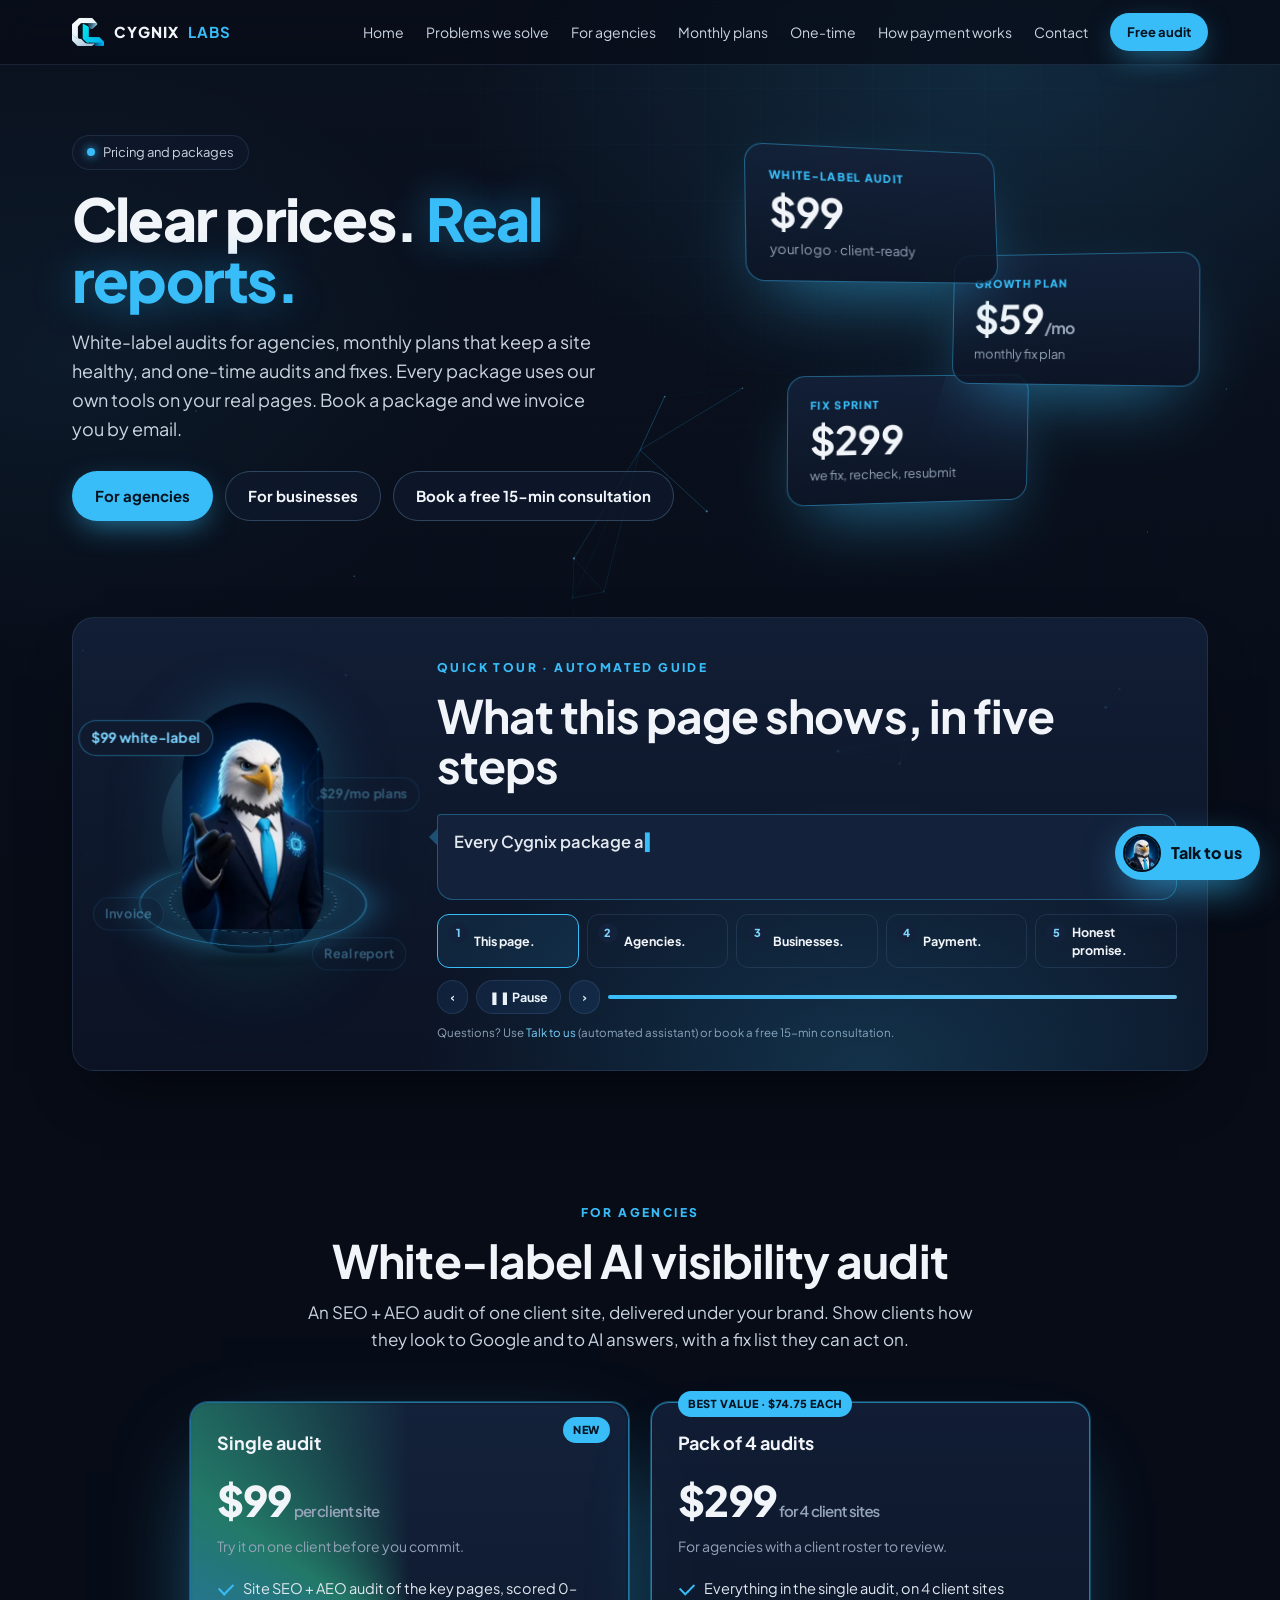
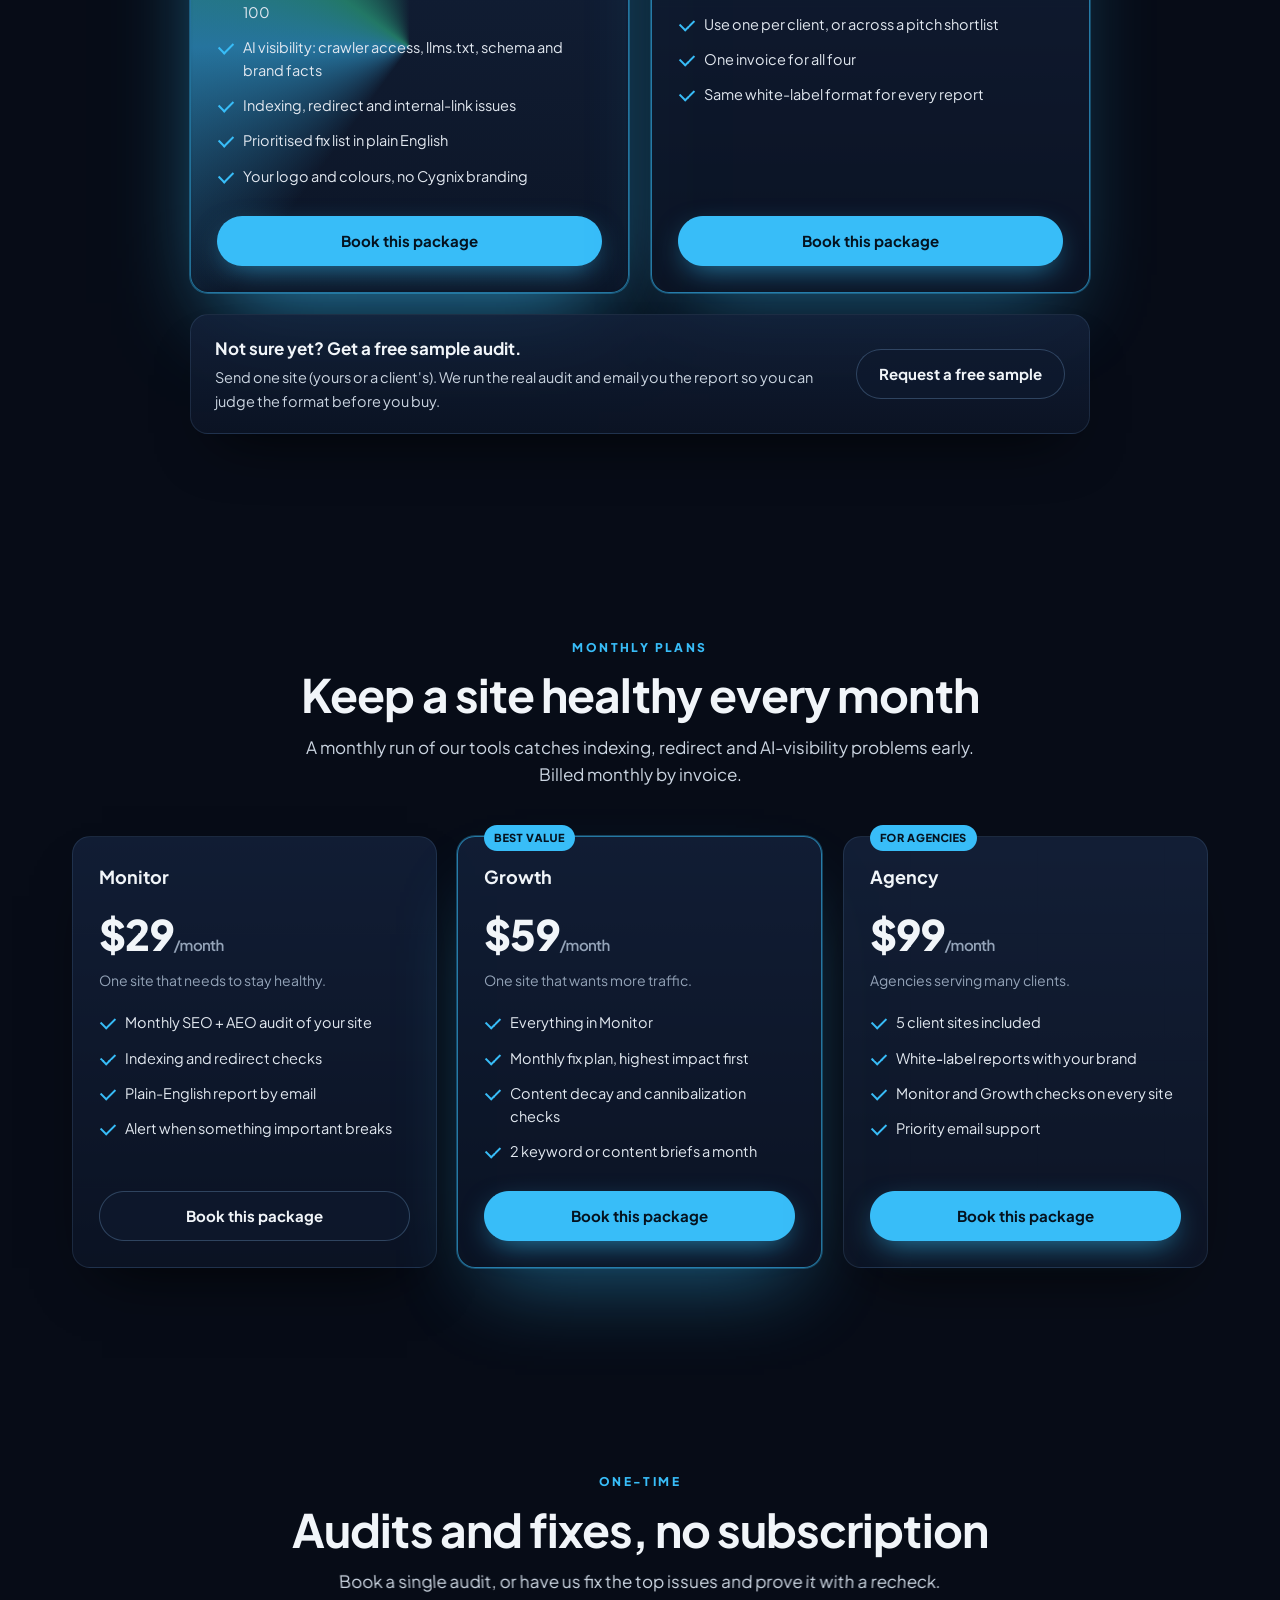
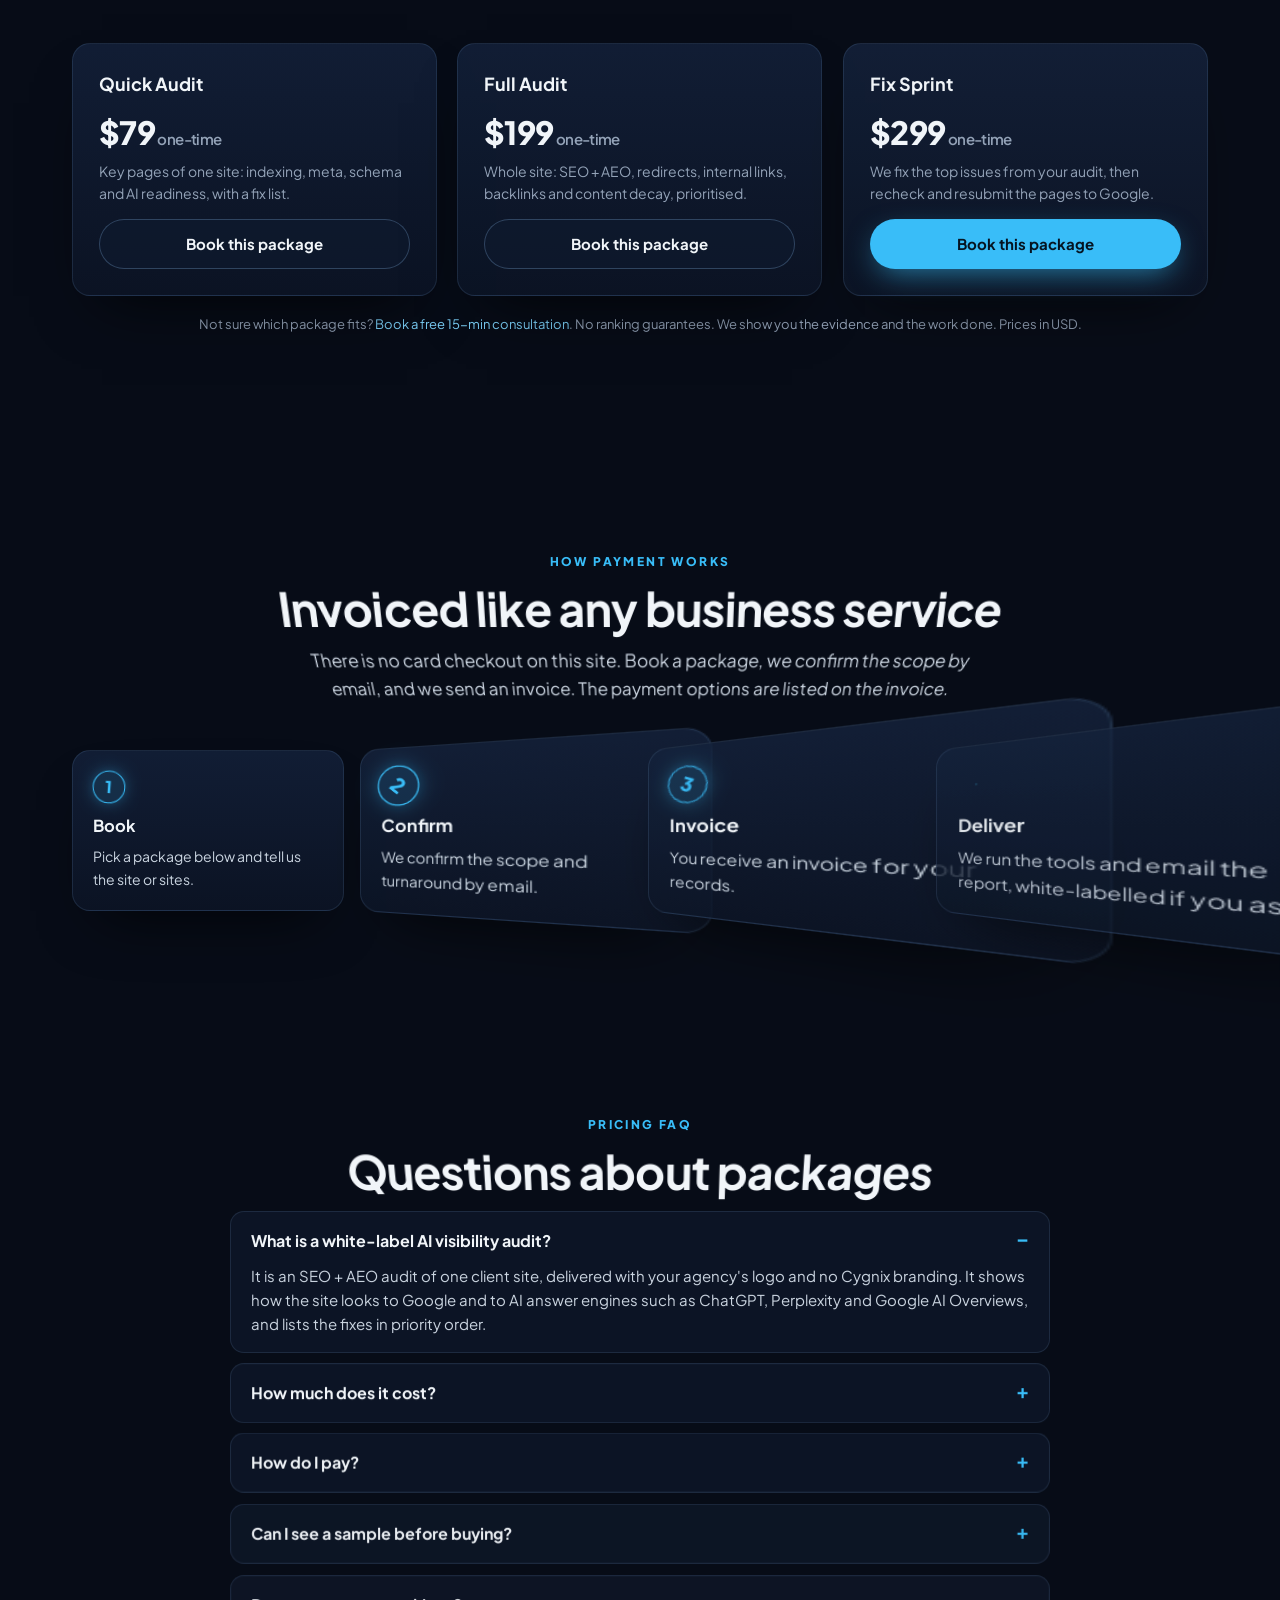
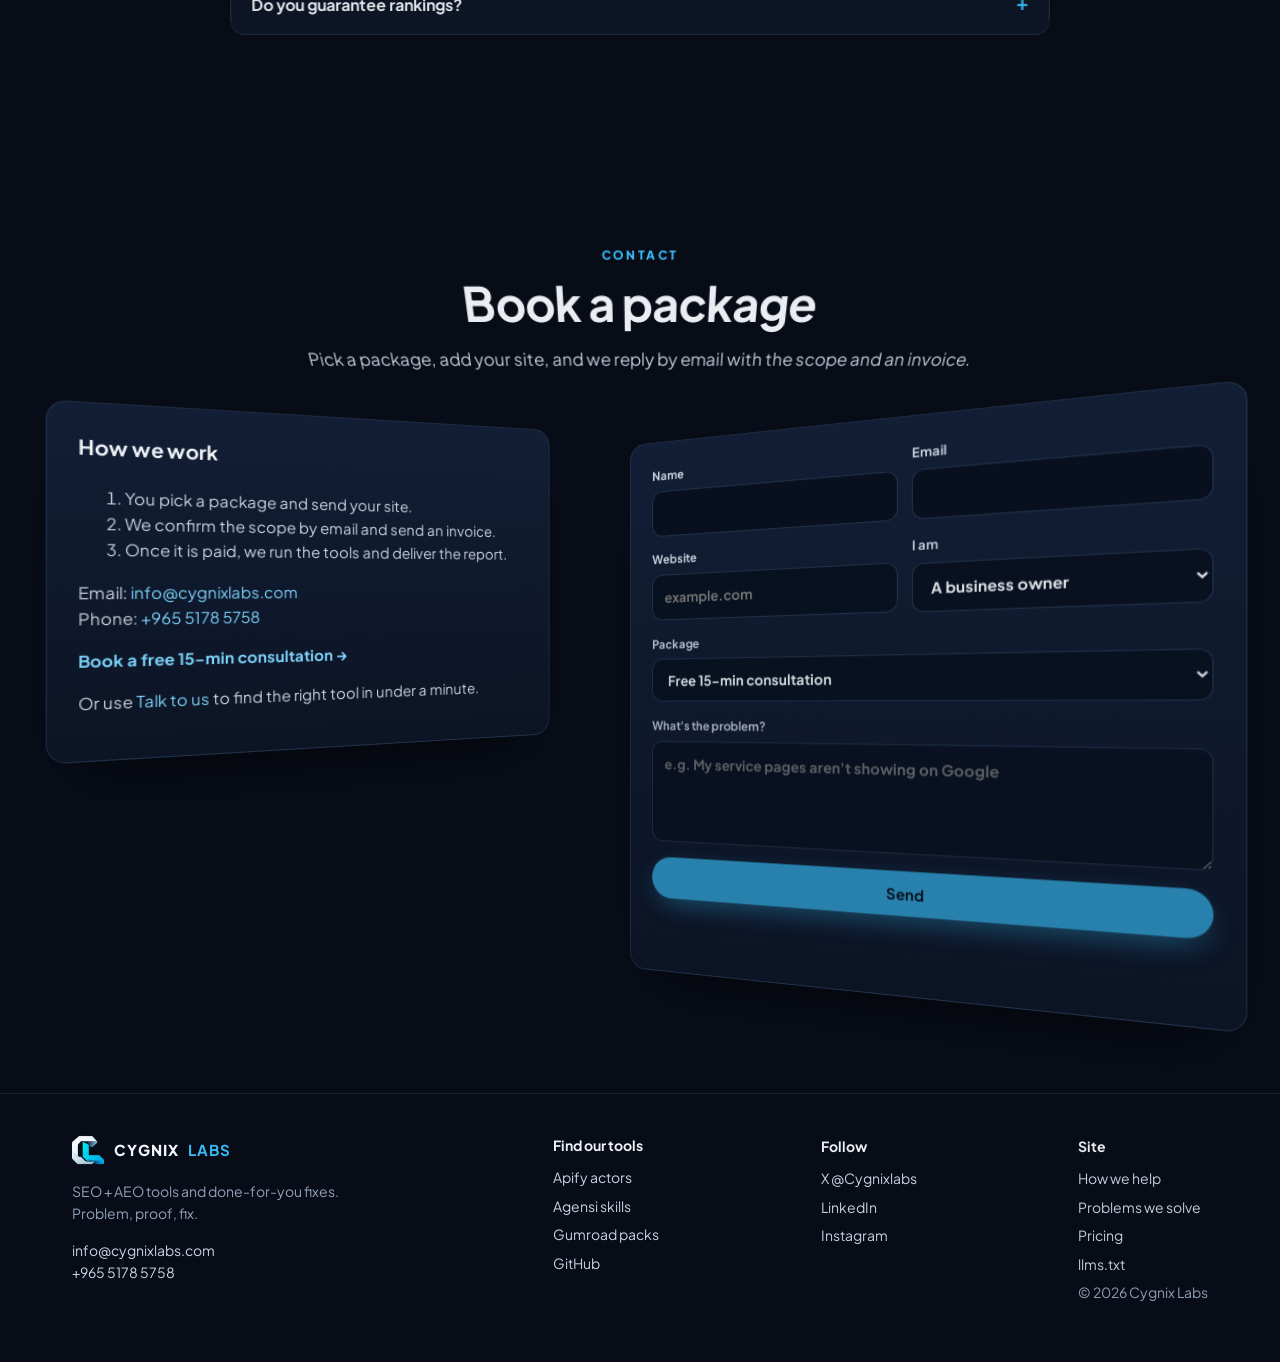
<file: pricing.html>
<!doctype html>
<html lang="en">
<head>
<meta charset="utf-8">
<meta name="viewport" content="width=device-width,initial-scale=1,viewport-fit=cover">
<title>Pricing and packages | Cygnix Labs SEO + AEO audits, white-label audits for agencies</title>
<meta name="description" content="Cygnix Labs pricing: white-label AI visibility audits for agencies at $99 each or 4 for $299, monthly SEO + AEO plans from $29, one-time audits from $79 and a $299 Fix Sprint. Invoiced by email.">
<link rel="canonical" href="https://skills.cygnixlabs.com/pricing.html">
<meta name="robots" content="index,follow,max-image-preview:large">
<meta name="theme-color" content="#0B1220">
<meta name="author" content="Cygnix Labs">
<meta property="og:type" content="website">
<meta property="og:site_name" content="Cygnix Labs">
<meta property="og:title" content="Pricing and packages | Cygnix Labs">
<meta property="og:description" content="White-label AI visibility audits for agencies: $99, or 4 for $299. Monthly plans from $29. Invoiced by email.">
<meta property="og:url" content="https://skills.cygnixlabs.com/pricing.html">
<meta property="og:image" content="https://skills.cygnixlabs.com/assets/img/og.jpg">
<meta property="og:image:width" content="1200"><meta property="og:image:height" content="630">
<meta property="og:image:alt" content="The Cygnix Labs eagle next to the headline: Get found on Google and in AI answers">
<meta name="twitter:card" content="summary_large_image">
<meta name="twitter:site" content="@Cygnixlabs">
<meta name="twitter:title" content="Pricing and packages | Cygnix Labs">
<meta name="twitter:description" content="White-label AI visibility audits: $99, or 4 for $299. Monthly plans from $29.">
<meta name="twitter:image" content="https://skills.cygnixlabs.com/assets/img/og.jpg">
<link rel="icon" type="image/png" href="favicon.png">
<link rel="apple-touch-icon" href="apple-touch-icon.png">
<link rel="preload" href="assets/fonts/jakarta.woff2" as="font" type="font/woff2" crossorigin>
<link rel="alternate" type="text/plain" title="llms.txt" href="llms.txt">
<script>(function(){var d=document.documentElement,r=matchMedia('(prefers-reduced-motion: reduce)').matches;if(!r){d.classList.add('motion');if(matchMedia('(min-width: 981px)').matches&&!(navigator.deviceMemory&&navigator.deviceMemory<4))d.classList.add('motion-lg');}})();</script>
<link rel="stylesheet" href="assets/css/site.css?v=202611091029">
<link rel="stylesheet" href="assets/css/assist.css?v=202611091029">
<script type="application/ld+json">{"@context":"https://schema.org","@graph":[{"@type":"Organization","@id":"https://skills.cygnixlabs.com/#org","name":"Cygnix Labs","url":"https://skills.cygnixlabs.com/","logo":"https://skills.cygnixlabs.com/apple-touch-icon.png","image":"https://skills.cygnixlabs.com/assets/img/og.jpg","email":"info@cygnixlabs.com","description":"Cygnix Labs is a done-for-you SEO and AEO (AI search) team. We fix websites that customers can't find on Google, Google Maps or in AI answers such as ChatGPT: free audit, a ranked Fix Queue, and every fix QA-checked.","sameAs":["https://x.com/Cygnixlabs","https://www.linkedin.com/company/cygnix-labs","https://www.instagram.com/cygnix.labs/","https://apify.com/cygnix_labs","https://agensi.io/creators/cygnix-labs","https://cygnixlabs.gumroad.com/","https://github.com/cygnixlabs-cmd"],"telephone":"+96551785758","address":{"@type":"PostalAddress","streetAddress":"Floor 1, Office 48, Al Rehab Complex, Tunisia Street","addressLocality":"Hawalli","addressCountry":"KW"},"contactPoint":{"@type":"ContactPoint","contactType":"sales","email":"info@cygnixlabs.com","telephone":"+96551785758","availableLanguage":["English"]}},{"@type":"WebSite","@id":"https://skills.cygnixlabs.com/#site","url":"https://skills.cygnixlabs.com/","name":"Cygnix Labs","publisher":{"@id":"https://skills.cygnixlabs.com/#org"}},{"@type":"WebPage","@id":"https://skills.cygnixlabs.com/pricing.html#page","url":"https://skills.cygnixlabs.com/pricing.html","name":"Pricing and packages | Cygnix Labs","isPartOf":{"@id":"https://skills.cygnixlabs.com/#site"},"about":{"@id":"https://skills.cygnixlabs.com/#service"},"breadcrumb":{"@type":"BreadcrumbList","itemListElement":[{"@type":"ListItem","position":1,"name":"Home","item":"https://skills.cygnixlabs.com/"},{"@type":"ListItem","position":2,"name":"Pricing","item":"https://skills.cygnixlabs.com/pricing.html"}]}},{"@type":"Service","@id":"https://skills.cygnixlabs.com/#service","name":"SEO and AEO audits, monitoring and fixes","provider":{"@id":"https://skills.cygnixlabs.com/#org"},"serviceType":"Search engine optimization and answer engine optimization","areaServed":[{"@type":"Country","name":"Kuwait"},{"@type":"Country","name":"Saudi Arabia"},{"@type":"Country","name":"United Arab Emirates"},{"@type":"Country","name":"Qatar"},{"@type":"Country","name":"Bahrain"},{"@type":"Country","name":"Oman"},{"@type":"Country","name":"United Kingdom"},{"@type":"Country","name":"United States"},{"@type":"Country","name":"Canada"},{"@type":"Country","name":"Australia"}],"url":"https://skills.cygnixlabs.com/pricing.html","hasOfferCatalog":{"@type":"OfferCatalog","name":"Cygnix Labs packages","url":"https://skills.cygnixlabs.com/pricing.html","itemListElement":[{"@type":"Offer","name":"White-label AI visibility audit","description":"SEO + AEO (AI visibility) audit of one client site, delivered under the agency's brand with a prioritised fix list.","price":"99","priceCurrency":"USD","url":"https://skills.cygnixlabs.com/pricing.html#agencies","availability":"https://schema.org/InStock","seller":{"@id":"https://skills.cygnixlabs.com/#org"}},{"@type":"Offer","name":"White-label AI visibility audit, pack of 4","description":"Four white-label SEO + AEO audits for four client sites ($74.75 each), one invoice.","price":"299","priceCurrency":"USD","url":"https://skills.cygnixlabs.com/pricing.html#agencies","availability":"https://schema.org/InStock","seller":{"@id":"https://skills.cygnixlabs.com/#org"},"eligibleQuantity":{"@type":"QuantitativeValue","value":4,"unitText":"audits"}},{"@type":"Offer","name":"Monitor","description":"Monthly SEO + AEO audit, indexing and redirect checks, report by email.","price":"29","priceCurrency":"USD","url":"https://skills.cygnixlabs.com/pricing.html#plans","availability":"https://schema.org/InStock","seller":{"@id":"https://skills.cygnixlabs.com/#org"},"priceSpecification":{"@type":"UnitPriceSpecification","price":"29","priceCurrency":"USD","unitCode":"MON","referenceQuantity":{"@type":"QuantitativeValue","value":1,"unitCode":"MON"}}},{"@type":"Offer","name":"Growth","description":"Monitor plus a monthly prioritised fix plan, content decay and cannibalization checks, 2 briefs a month.","price":"59","priceCurrency":"USD","url":"https://skills.cygnixlabs.com/pricing.html#plans","availability":"https://schema.org/InStock","seller":{"@id":"https://skills.cygnixlabs.com/#org"},"priceSpecification":{"@type":"UnitPriceSpecification","price":"59","priceCurrency":"USD","unitCode":"MON","referenceQuantity":{"@type":"QuantitativeValue","value":1,"unitCode":"MON"}}},{"@type":"Offer","name":"Agency","description":"5 client sites with white-label reports and all Monitor + Growth checks.","price":"99","priceCurrency":"USD","url":"https://skills.cygnixlabs.com/pricing.html#plans","availability":"https://schema.org/InStock","seller":{"@id":"https://skills.cygnixlabs.com/#org"},"priceSpecification":{"@type":"UnitPriceSpecification","price":"99","priceCurrency":"USD","unitCode":"MON","referenceQuantity":{"@type":"QuantitativeValue","value":1,"unitCode":"MON"}}},{"@type":"Offer","name":"Quick Audit","description":"Key pages of one site: indexing, meta, schema, AI readiness and a fix list.","price":"79","priceCurrency":"USD","url":"https://skills.cygnixlabs.com/pricing.html#oneoff","availability":"https://schema.org/InStock","seller":{"@id":"https://skills.cygnixlabs.com/#org"}},{"@type":"Offer","name":"Full Audit","description":"Whole-site SEO + AEO audit with redirects, internal links, backlinks and content decay.","price":"199","priceCurrency":"USD","url":"https://skills.cygnixlabs.com/pricing.html#oneoff","availability":"https://schema.org/InStock","seller":{"@id":"https://skills.cygnixlabs.com/#org"}},{"@type":"Offer","name":"Fix Sprint","description":"We fix the top issues from your audit, recheck and resubmit the pages to Google.","price":"299","priceCurrency":"USD","url":"https://skills.cygnixlabs.com/pricing.html#oneoff","availability":"https://schema.org/InStock","seller":{"@id":"https://skills.cygnixlabs.com/#org"}}]}},{"@type":"FAQPage","@id":"https://skills.cygnixlabs.com/pricing.html#faq","mainEntity":[{"@type":"Question","name":"What is a white-label AI visibility audit?","acceptedAnswer":{"@type":"Answer","text":"It is an SEO + AEO audit of one client site, delivered with your agency's logo and no Cygnix branding. It shows how the site looks to Google and to AI answer engines such as ChatGPT, Perplexity and Google AI Overviews, and lists the fixes in priority order."}},{"@type":"Question","name":"How much does it cost?","acceptedAnswer":{"@type":"Answer","text":"$99 for one client site, or $299 for a pack of 4 audits ($74.75 each). Monthly plans start at $29 a month."}},{"@type":"Question","name":"How do I pay?","acceptedAnswer":{"@type":"Answer","text":"There is no card checkout on this site. Book a package, we confirm the scope by email, and we send an invoice. The payment options are listed on the invoice."}},{"@type":"Question","name":"Can I see a sample before buying?","acceptedAnswer":{"@type":"Answer","text":"Yes. Request a free sample audit for one site and we email you the real report, so you can check the format before you buy."}},{"@type":"Question","name":"Do you guarantee rankings?","acceptedAnswer":{"@type":"Answer","text":"No one can honestly guarantee rankings. We guarantee clear evidence: a report from a real tool run, a prioritised fix list, and a recheck after the fixes."}}]}]}</script>
</head>
<body>
<div class="bg-grid" aria-hidden="true"></div><canvas id="bg-fx" aria-hidden="true"></canvas>
<a class="skip" href="#main">Skip to content</a>
<header class="nav"><div class="wrap">
 <a class="logo" href="./" aria-label="Cygnix Labs home"><img src="assets/brand/cygnix-mark-64.png" srcset="assets/brand/cygnix-mark-64.png 1x, assets/brand/cygnix-mark-120.png 2x" width="32" height="32" alt="" style="width:32px;height:32px;object-fit:contain">CYGNIX <b>LABS</b></a>
 <nav aria-label="Main"><a href="./">Home</a><a href="problems.html">Problems we solve</a><a href="#agencies">For agencies</a><a href="#plans">Monthly plans</a><a href="#oneoff">One-time</a><a href="#pay">How payment works</a><a href="#contact">Contact</a></nav>
 <a class="mlink" href="./">Home</a>
 <a class="btn btn-p btn-sm" href="#contact" data-package="Free audit">Free audit</a>
</div></header>

<main id="main">
<section class="phero" id="top" aria-label="Pricing"><div class="wrap">
 <div>
  <span class="pill"><span class="dot"></span>Pricing and packages</span>
  <h1>Clear prices. <span class="c">Real reports.</span></h1>
  <p class="lead">White-label audits for agencies, monthly plans that keep a site healthy, and one-time audits and fixes. Every package uses our own tools on your real pages. Book a package and we invoice you by email.</p>
  <div class="ctas"><a class="btn btn-p" href="#agencies">For agencies</a><a class="btn btn-g" href="#plans">For businesses</a><a class="btn btn-g" href="?package=consultation#contact" data-package="Free 15-min consultation" data-msg="I would like a free 15-min consultation about: ">Book a free 15-min consultation</a></div>
 </div>
 <div class="pstack" aria-hidden="true">
  <div class="pc pc1 glass"><small>WHITE-LABEL AUDIT</small><b>$99</b><span>your logo · client-ready</span></div>
  <div class="pc pc2 glass"><small>GROWTH PLAN</small><b>$59<em>/mo</em></b><span>monthly fix plan</span></div>
  <div class="pc pc3 glass"><small>FIX SPRINT</small><b>$299</b><span>we fix, recheck, resubmit</span></div>
 </div>
</div></section>

<section class="explain" id="explain" aria-label="Quick tour of this page"><div class="wrap">
 <div class="ex glass rv">
  <div class="ex-stage" aria-hidden="true"><div class="ex-3d"><div class="ex-ring"></div><div class="ex-ring r2"></div><div class="ex-orb"></div><img class="ex-eagle" src="assets/img/eagle-360.webp" alt="" width="203" height="360" loading="lazy"><div class="ex-shadow"></div><span class="ex-tag t0">$99 white-label</span><span class="ex-tag t1">$29/mo plans</span><span class="ex-tag t2">Invoice</span><span class="ex-tag t3">Real report</span></div></div>
  <div class="ex-copy">
   <div class="ex-head"><p class="eyebrow">Quick tour · automated guide</p><h2>What this page shows, in five steps</h2></div>
   <div class="ex-bubble" aria-live="polite"><span class="ex-n">1/5</span><p class="ex-say"></p></div>
   <ol class="ex-steps"><li data-say="Every Cygnix package and its price, in USD, on one page."><b>This page.</b> Every Cygnix package and its price, in USD, on one page.</li><li data-say="White-label AI visibility audit: $99 per client site, or 4 for $299. Ask for a free sample first."><b>Agencies.</b> White-label AI visibility audit: $99 per client site, or 4 for $299. Ask for a free sample first.</li><li data-say="Monthly plans from $29 a month, or one-time audits from $79. A Fix Sprint is $299."><b>Businesses.</b> Monthly plans from $29 a month, or one-time audits from $79. A Fix Sprint is $299.</li><li data-say="There's no card checkout. You book, we confirm the scope by email, and we send an invoice."><b>Payment.</b> There's no card checkout. You book, we confirm the scope by email, and we send an invoice.</li><li data-say="No ranking guarantees. You get a real report, a fix list and a recheck."><b>Honest promise.</b> No ranking guarantees. You get a real report, a fix list and a recheck.</li></ol>
   <div class="ex-ctl"><button type="button" data-ex="prev" aria-label="Previous step">‹</button><button type="button" data-ex="play" aria-pressed="false">▶ Play</button><button type="button" data-ex="next" aria-label="Next step">›</button><div class="ex-bar" aria-hidden="true"><i></i></div></div>
   <p class="ex-note">Questions? Use <a href="#contact" data-chat>Talk to us</a> (automated assistant) or book a free 15-min consultation.</p>
  </div>
 </div>
</div></section>

<section id="agencies"><div class="wrap">
 <p class="eyebrow">For agencies</p>
 <h2>White-label AI visibility audit</h2>
 <p class="sub">An SEO + AEO audit of one client site, delivered under your brand. Show clients how they look to Google and to AI answers, with a fix list they can act on.</p>
 <div class="wl">
  <div class="wl-card plan glass agency"><span class="glow" aria-hidden="true"></span><span class="ribbon">NEW</span>
   <h3>Single audit</h3><div class="amt">$99<span> per client site</span></div><p class="for">Try it on one client before you commit.</p>
   <ul><li>Site SEO + AEO audit of the key pages, scored 0–100</li><li>AI visibility: crawler access, llms.txt, schema and brand facts</li><li>Indexing, redirect and internal-link issues</li><li>Prioritised fix list in plain English</li><li>Your logo and colours, no Cygnix branding</li></ul>
   <a class="btn btn-p" href="#contact" data-package="White-label audit — $99" data-msg="Client site to audit: ">Book this package</a></div>
  <div class="wl-card plan glass hot"><span class="ribbon">BEST VALUE · $74.75 EACH</span>
   <h3>Pack of 4 audits</h3><div class="amt">$299<span> for 4 client sites</span></div><p class="for">For agencies with a client roster to review.</p>
   <ul><li>Everything in the single audit, on 4 client sites</li><li>Use one per client, or across a pitch shortlist</li><li>One invoice for all four</li><li>Same white-label format for every report</li></ul>
   <a class="btn btn-p" href="#contact" data-package="White-label 4-pack — $299" data-msg="Client sites to audit: ">Book this package</a></div>
 </div>
 <div class="wl-free glass"><div><h3>Not sure yet? Get a free sample audit.</h3><p>Send one site (yours or a client's). We run the real audit and email you the report so you can judge the format before you buy.</p></div><a class="btn btn-g" href="#contact" data-package="Free sample audit (agencies)" data-msg="Site for the free sample audit: ">Request a free sample</a></div>
</div></section>

<section id="plans"><div class="wrap">
 <p class="eyebrow">Monthly plans</p>
 <h2>Keep a site healthy every month</h2>
 <p class="sub">A monthly run of our tools catches indexing, redirect and AI-visibility problems early. Billed monthly by invoice.</p>
 <div class="plans">
  <div class="plan glass"><h3>Monitor</h3><div class="amt">$29<span>/month</span></div><p class="for">One site that needs to stay healthy.</p>
   <ul><li>Monthly SEO + AEO audit of your site</li><li>Indexing and redirect checks</li><li>Plain-English report by email</li><li>Alert when something important breaks</li></ul>
   <a class="btn btn-g" href="#contact" data-package="Monitor — $29/mo">Book this package</a></div>
  <div class="plan glass hot"><span class="ribbon">BEST VALUE</span><h3>Growth</h3><div class="amt">$59<span>/month</span></div><p class="for">One site that wants more traffic.</p>
   <ul><li>Everything in Monitor</li><li>Monthly fix plan, highest impact first</li><li>Content decay and cannibalization checks</li><li>2 keyword or content briefs a month</li></ul>
   <a class="btn btn-p" href="#contact" data-package="Growth — $59/mo">Book this package</a></div>
  <div class="plan glass"><span class="ribbon">FOR AGENCIES</span><h3>Agency</h3><div class="amt">$99<span>/month</span></div><p class="for">Agencies serving many clients.</p>
   <ul><li>5 client sites included</li><li>White-label reports with your brand</li><li>Monitor and Growth checks on every site</li><li>Priority email support</li></ul>
   <a class="btn btn-p" href="#contact" data-package="Agency — $99/mo (5 white-label sites)">Book this package</a></div>
 </div>
</div></section>

<section id="oneoff"><div class="wrap">
 <p class="eyebrow">One-time</p>
 <h2>Audits and fixes, no subscription</h2>
 <p class="sub">Book a single audit, or have us fix the top issues and prove it with a recheck.</p>
 <div class="oneoff">
  <div class="plan glass"><h3>Quick Audit</h3><div class="amt">$79<span> one-time</span></div><p class="for">Key pages of one site: indexing, meta, schema and AI readiness, with a fix list.</p><a class="btn btn-g" href="#contact" data-package="Quick Audit — $79">Book this package</a></div>
  <div class="plan glass"><h3>Full Audit</h3><div class="amt">$199<span> one-time</span></div><p class="for">Whole site: SEO + AEO, redirects, internal links, backlinks and content decay, prioritised.</p><a class="btn btn-g" href="#contact" data-package="Full Audit — $199">Book this package</a></div>
  <div class="plan glass"><h3>Fix Sprint</h3><div class="amt">$299<span> one-time</span></div><p class="for">We fix the top issues from your audit, then recheck and resubmit the pages to Google.</p><a class="btn btn-p" href="#contact" data-package="Fix Sprint — $299">Book this package</a></div>
 </div>
 <p class="note">Not sure which package fits? <a href="?package=consultation#contact" data-package="Free 15-min consultation" data-msg="I would like a free 15-min consultation about: ">Book a free 15-min consultation</a>. No ranking guarantees. We show you the evidence and the work done. Prices in USD.</p>
</div></section>

<section id="pay"><div class="wrap">
 <p class="eyebrow">How payment works</p>
 <h2>Invoiced like any business service</h2>
 <p class="sub">There is no card checkout on this site. Book a package, we confirm the scope by email, and we send an invoice. The payment options are listed on the invoice.</p>
 <div class="paysteps">
  <div class="ps glass"><span class="pn">1</span><h3>Book</h3><p>Pick a package below and tell us the site or sites.</p></div>
  <div class="ps glass"><span class="pn">2</span><h3>Confirm</h3><p>We confirm the scope and turnaround by email.</p></div>
  <div class="ps glass"><span class="pn">3</span><h3>Invoice</h3><p>You receive an invoice for your records.</p></div>
  <div class="ps glass"><span class="pn">4</span><h3>Deliver</h3><p>We run the tools and email the report, white-labelled if you asked.</p></div>
 </div>
</div></section>

<section id="faq"><div class="wrap">
 <p class="eyebrow">Pricing FAQ</p>
 <h2>Questions about packages</h2>
 <div class="faq">
  <details open><summary>What is a white-label AI visibility audit?</summary><p>It is an SEO + AEO audit of one client site, delivered with your agency's logo and no Cygnix branding. It shows how the site looks to Google and to AI answer engines such as ChatGPT, Perplexity and Google AI Overviews, and lists the fixes in priority order.</p></details>
  <details><summary>How much does it cost?</summary><p>$99 for one client site, or $299 for a pack of 4 audits ($74.75 each). Monthly plans start at $29 a month.</p></details>
  <details><summary>How do I pay?</summary><p>There is no card checkout on this site. Book a package, we confirm the scope by email, and we send an invoice. The payment options are listed on the invoice.</p></details>
  <details><summary>Can I see a sample before buying?</summary><p>Yes. Request a free sample audit for one site and we email you the real report, so you can check the format before you buy.</p></details>
  <details><summary>Do you guarantee rankings?</summary><p>No one can honestly guarantee rankings. We guarantee clear evidence: a report from a real tool run, a prioritised fix list, and a recheck after the fixes.</p></details>
 </div>
</div></section>

<section id="contact"><div class="wrap">
 <p class="eyebrow">Contact</p>
 <h2>Book a package</h2>
 <p class="sub">Pick a package, add your site, and we reply by email with the scope and an invoice.</p>
 <div class="contact">
  <div class="side glass rv">
   <h3>How we work</h3>
   <ol><li>You pick a package and send your site.</li><li>We confirm the scope by email and send an invoice.</li><li>Once it is paid, we run the tools and deliver the report.</li></ol>
   <p>Email: <a href="mailto:info@cygnixlabs.com">info@cygnixlabs.com</a><br>Phone: <a href="tel:+96551785758">+965 5178 5758</a></p>
   <p><a href="?package=consultation#contact" data-package="Free 15-min consultation" data-msg="I would like a free 15-min consultation about: "><b>Book a free 15-min consultation →</b></a></p>
   <p>Or use <a href="#contact" data-chat>Talk to us</a> to find the right tool in under a minute.</p>
  </div>
  <form class="f glass rv" id="contact-form" novalidate>
   <div class="two"><label>Name<input name="name" required autocomplete="name"></label><label>Email<input name="email" type="email" required autocomplete="email"></label></div>
   <div class="two"><label>Website<input name="website" type="text" placeholder="example.com" autocomplete="url"></label>
    <label>I am<select name="type"><option>A business owner</option><option>An agency</option><option>An online store</option><option>Other</option></select></label></div>
   <label>Package<select name="package"><option>Free 15-min consultation</option><option>Free audit</option><option>Free sample audit (agencies)</option><option>White-label audit — $99</option><option>White-label 4-pack — $299</option><option>Monitor — $29/mo</option><option>Growth — $59/mo</option><option>Agency — $99/mo (5 white-label sites)</option><option>Quick Audit — $79</option><option>Full Audit — $199</option><option>Fix Sprint — $299</option><option>Talk to us (chat)</option><option>Just a question</option></select></label>
   <label>What's the problem?<textarea name="message" placeholder="e.g. My service pages aren't showing on Google"></textarea></label>
   <input class="hp" type="text" name="_honey" tabindex="-1" autocomplete="off" aria-hidden="true">
   <button class="btn btn-p" type="submit">Send</button>
   <p class="status" role="status" aria-live="polite"></p>
  </form>
 </div>
</div></section>
</main>

<footer><div class="wrap">
 <div><a class="logo" href="./"><img src="assets/brand/cygnix-mark-64.png" srcset="assets/brand/cygnix-mark-64.png 1x, assets/brand/cygnix-mark-120.png 2x" width="32" height="32" alt="" style="width:32px;height:32px;object-fit:contain">CYGNIX <b>LABS</b></a><p style="max-width:320px">SEO + AEO tools and done-for-you fixes. Problem, proof, fix.</p><p><a href="mailto:info@cygnixlabs.com">info@cygnixlabs.com</a><br><a href="tel:+96551785758">+965 5178 5758</a></p></div>
 <div><h4>Find our tools</h4><ul><li><a href="https://apify.com/cygnix_labs" target="_blank" rel="noopener">Apify actors</a></li><li><a href="https://agensi.io/creators/cygnix-labs" target="_blank" rel="noopener">Agensi skills</a></li><li><a href="https://cygnixlabs.gumroad.com/" target="_blank" rel="noopener">Gumroad packs</a></li><li><a href="https://github.com/cygnixlabs-cmd/cygnix-seo-skills" target="_blank" rel="noopener">GitHub</a></li></ul></div>
 <div><h4>Follow</h4><ul><li><a href="https://x.com/Cygnixlabs" target="_blank" rel="noopener">X @Cygnixlabs</a></li><li><a href="https://www.linkedin.com/company/cygnix-labs" target="_blank" rel="noopener">LinkedIn</a></li><li><a href="https://www.instagram.com/cygnix.labs/" target="_blank" rel="noopener">Instagram</a></li></ul></div>
 <div><h4>Site</h4><ul><li><a href="./#how">How we help</a></li><li><a href="problems.html">Problems we solve</a></li><li><a href="pricing.html">Pricing</a></li><li><a href="llms.txt">llms.txt</a></li><li>© 2026 Cygnix Labs</li></ul></div>
</div></footer>

<button class="chat-fab" id="chat-fab" type="button" aria-controls="chat" aria-expanded="false"><img src="assets/img/eagle-360.webp" alt="" width="38" height="38" loading="lazy"><span>Talk to us</span></button>
<div class="chat" id="chat" role="dialog" aria-label="Talk to us: Cygnix guide">
 <div class="chat-h"><img src="assets/img/eagle-360.webp" alt="" width="40" height="40" loading="lazy"><div><b>Cygnix guide</b><small>Automated guide · the team replies by email</small></div><button class="chat-x" type="button" aria-label="Close chat">×</button></div>
 <div class="chat-b" data-lenis-prevent></div>
 <form class="chat-f"><input type="text" placeholder="Describe your problem…" aria-label="Describe your problem" maxlength="300"><button class="btn btn-p btn-sm" type="submit">Send</button></form>
 <div class="chat-note">Not a live chat. Use “Send this to the Cygnix team” and we reply by email.</div>
</div>
<script src="assets/vendor/gsap.min.js" defer></script>
<script src="assets/vendor/ScrollTrigger.min.js" defer></script>
<script src="assets/vendor/lenis.min.js" defer></script>
<script src="assets/js/main.js?v=202611091029" defer></script>
<script src="assets/js/motion.js?v=202611091029" defer></script>
</body>
</html>
</file>
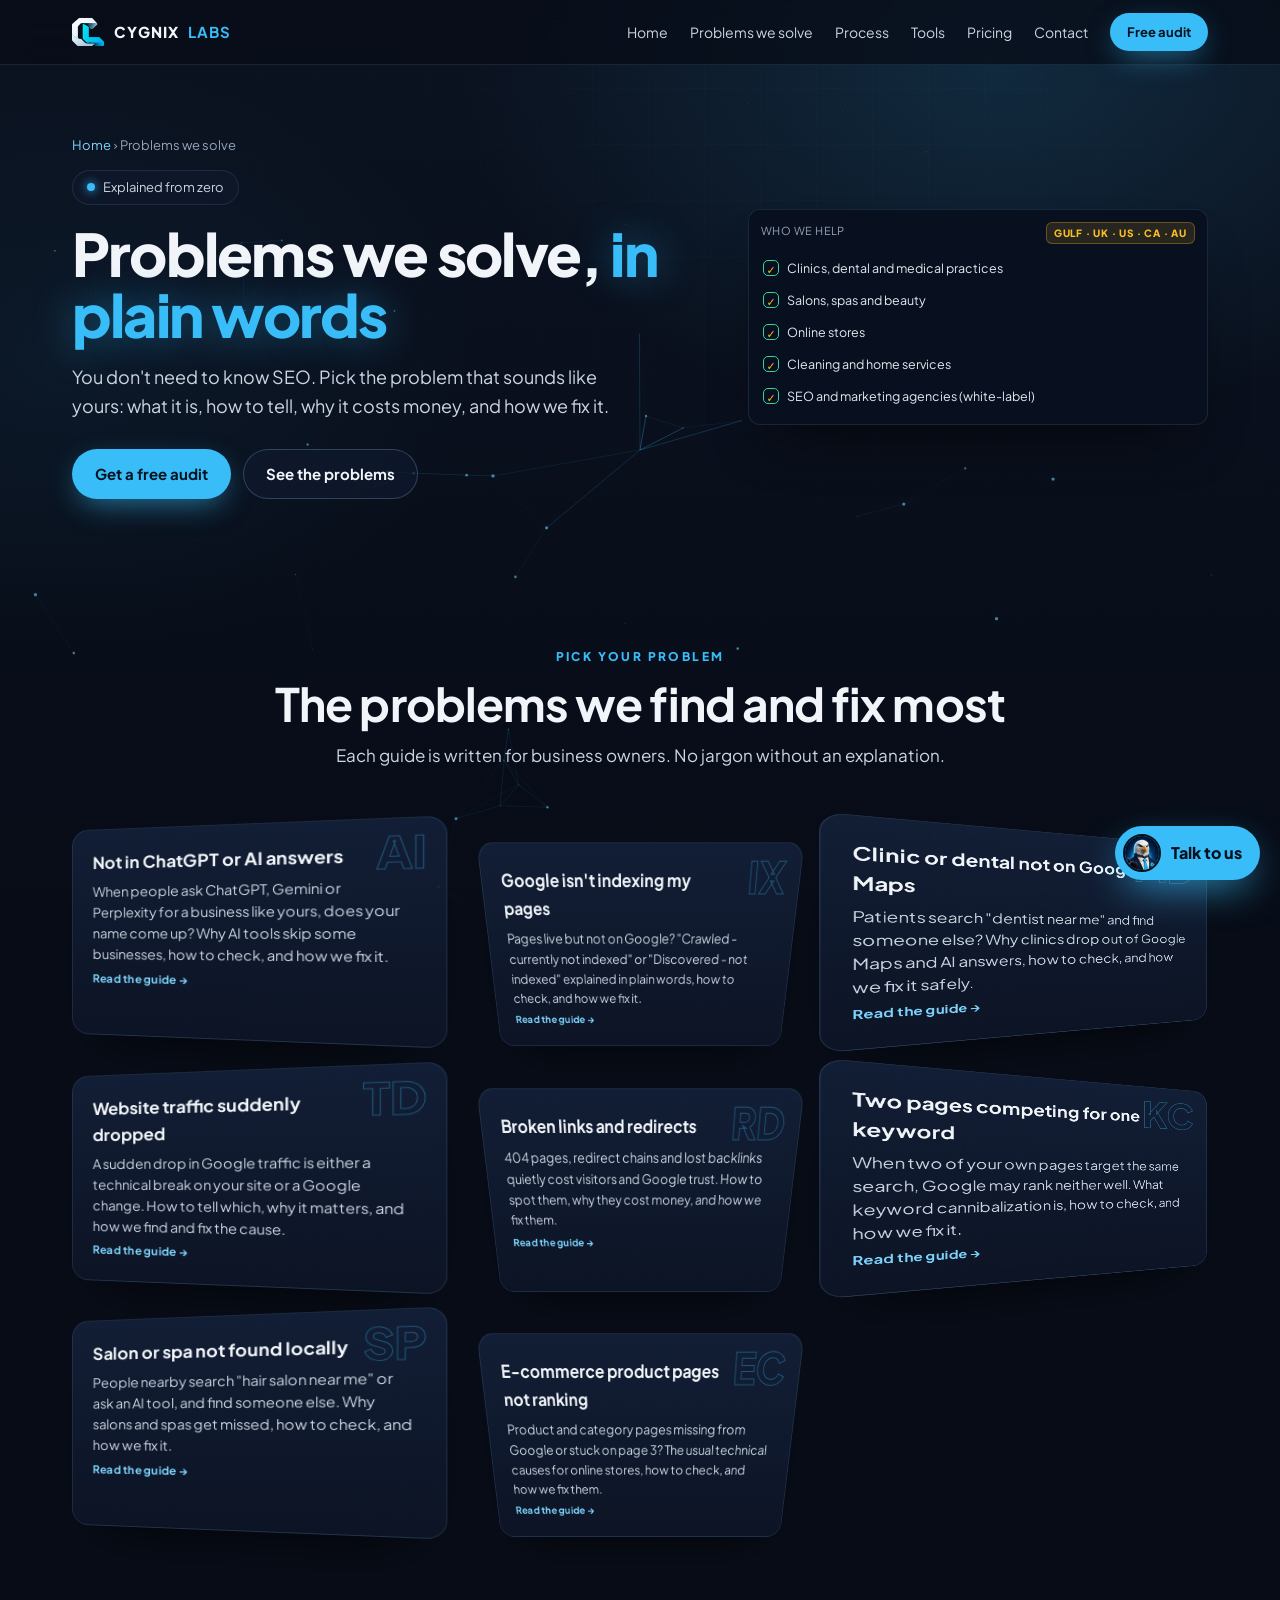
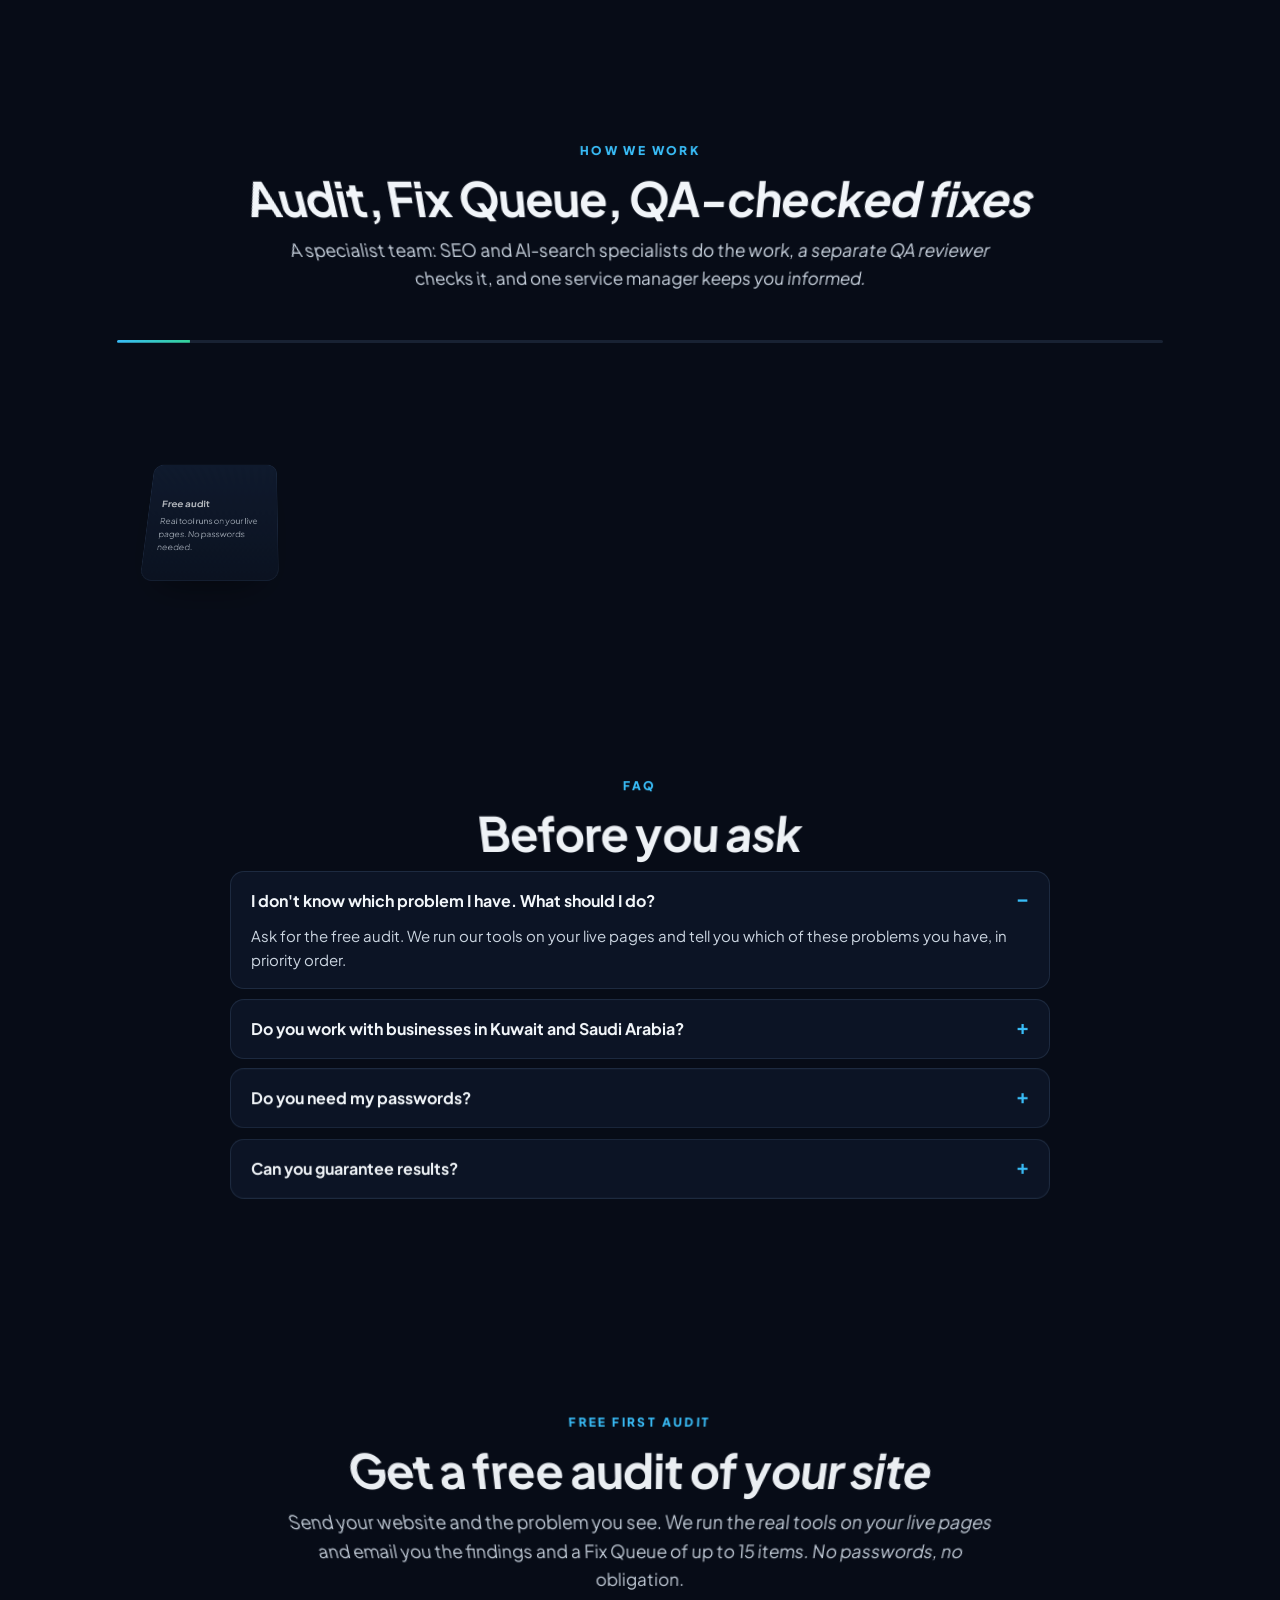
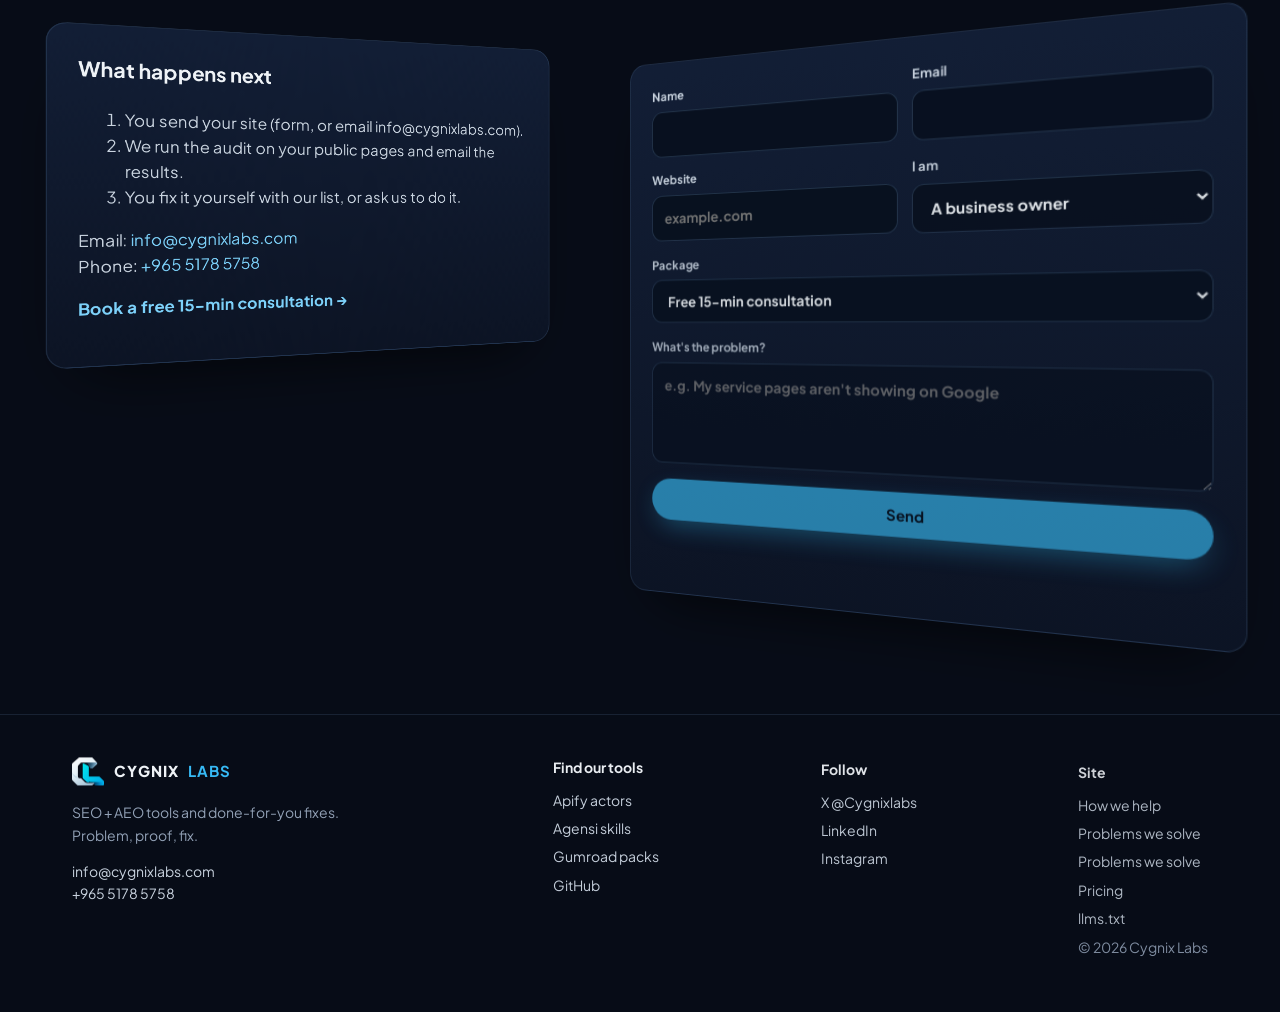
<file: problems.html>
<!doctype html>
<html lang="en">
<head>
<meta charset="utf-8">
<meta name="viewport" content="width=device-width,initial-scale=1,viewport-fit=cover">
<title>Problems we solve: website, Google and AI search problems explained | Cygnix Labs</title>
<meta name="description" content="Not on Google, missing from ChatGPT answers, traffic drop, broken redirects, clinic or salon not on Google Maps: the website problems we fix, each explained from zero.">
<link rel="canonical" href="https://skills.cygnixlabs.com/problems.html">
<meta name="robots" content="index,follow,max-image-preview:large">
<meta name="theme-color" content="#0B1220">
<meta name="author" content="Cygnix Labs">
<meta property="og:type" content="article">
<meta property="og:site_name" content="Cygnix Labs">
<meta property="og:title" content="Problems we solve | Cygnix Labs">
<meta property="og:description" content="Not on Google, missing from ChatGPT answers, traffic drop, broken redirects, clinic or salon not on Google Maps: the website problems we fix, each explained from zero.">
<meta property="og:url" content="https://skills.cygnixlabs.com/problems.html">
<meta property="og:image" content="https://skills.cygnixlabs.com/assets/img/og.jpg">
<meta property="og:image:width" content="1200"><meta property="og:image:height" content="630">
<meta property="og:image:alt" content="The Cygnix Labs eagle next to the headline: Get found on Google and in AI answers">
<meta name="twitter:card" content="summary_large_image">
<meta name="twitter:site" content="@Cygnixlabs">
<meta name="twitter:title" content="Problems we solve | Cygnix Labs">
<meta name="twitter:description" content="Not on Google, missing from ChatGPT answers, traffic drop, broken redirects, clinic or salon not on Google Maps: the website problems we fix, each explained from zero.">
<meta name="twitter:image" content="https://skills.cygnixlabs.com/assets/img/og.jpg">
<link rel="icon" type="image/png" href="favicon.png">
<link rel="apple-touch-icon" href="apple-touch-icon.png">
<link rel="preload" href="assets/fonts/jakarta.woff2" as="font" type="font/woff2" crossorigin>
<link rel="alternate" type="text/plain" title="llms.txt" href="llms.txt">
<script>(function(){var d=document.documentElement,r=matchMedia('(prefers-reduced-motion: reduce)').matches;if(!r){d.classList.add('motion');if(matchMedia('(min-width: 981px)').matches&&!(navigator.deviceMemory&&navigator.deviceMemory<4))d.classList.add('motion-lg');}})();</script>
<link rel="stylesheet" href="assets/css/site.css?v=202611091029">
<link rel="stylesheet" href="assets/css/assist.css?v=202611091029">
<script type="application/ld+json">{"@context":"https://schema.org","@graph":[{"@type":"Organization","@id":"https://skills.cygnixlabs.com/#org","name":"Cygnix Labs","url":"https://skills.cygnixlabs.com/","logo":"https://skills.cygnixlabs.com/apple-touch-icon.png","image":"https://skills.cygnixlabs.com/assets/img/og.jpg","email":"info@cygnixlabs.com","description":"Cygnix Labs is a done-for-you SEO and AEO (AI search) team. We fix websites that customers can't find on Google, Google Maps or in AI answers such as ChatGPT: free audit, a ranked Fix Queue, and every fix QA-checked.","sameAs":["https://x.com/Cygnixlabs","https://www.linkedin.com/company/cygnix-labs","https://www.instagram.com/cygnix.labs/","https://apify.com/cygnix_labs","https://agensi.io/creators/cygnix-labs","https://cygnixlabs.gumroad.com/","https://github.com/cygnixlabs-cmd"],"telephone":"+96551785758","address":{"@type":"PostalAddress","streetAddress":"Floor 1, Office 48, Al Rehab Complex, Tunisia Street","addressLocality":"Hawalli","addressCountry":"KW"},"contactPoint":{"@type":"ContactPoint","contactType":"sales","email":"info@cygnixlabs.com","telephone":"+96551785758","availableLanguage":["English"]}},{"@type":"WebSite","@id":"https://skills.cygnixlabs.com/#site","url":"https://skills.cygnixlabs.com/","name":"Cygnix Labs","publisher":{"@id":"https://skills.cygnixlabs.com/#org"}},{"@type":"CollectionPage","@id":"https://skills.cygnixlabs.com/problems.html#page","url":"https://skills.cygnixlabs.com/problems.html","name":"Problems we solve | Cygnix Labs","inLanguage":"en","isPartOf":{"@id":"https://skills.cygnixlabs.com/#site"},"breadcrumb":{"@type":"BreadcrumbList","itemListElement":[{"@type":"ListItem","position":1,"name":"Home","item":"https://skills.cygnixlabs.com/"},{"@type":"ListItem","position":2,"name":"Problems we solve","item":"https://skills.cygnixlabs.com/problems.html"}]},"dateModified":"2026-11-09","mainEntity":{"@type":"ItemList","itemListElement":[{"@type":"ListItem","position":1,"url":"https://skills.cygnixlabs.com/not-showing-in-chatgpt-ai-answers.html","name":"Not in ChatGPT or AI answers"},{"@type":"ListItem","position":2,"url":"https://skills.cygnixlabs.com/google-not-indexing-my-pages.html","name":"Google isn't indexing my pages"},{"@type":"ListItem","position":3,"url":"https://skills.cygnixlabs.com/clinic-dental-not-on-google-maps.html","name":"Clinic or dental not on Google Maps"},{"@type":"ListItem","position":4,"url":"https://skills.cygnixlabs.com/website-traffic-suddenly-dropped.html","name":"Website traffic suddenly dropped"},{"@type":"ListItem","position":5,"url":"https://skills.cygnixlabs.com/broken-links-and-redirects-losing-customers.html","name":"Broken links and redirects"},{"@type":"ListItem","position":6,"url":"https://skills.cygnixlabs.com/two-pages-competing-for-the-same-keyword.html","name":"Two pages competing for one keyword"},{"@type":"ListItem","position":7,"url":"https://skills.cygnixlabs.com/salon-spa-not-found-locally.html","name":"Salon or spa not found locally"},{"@type":"ListItem","position":8,"url":"https://skills.cygnixlabs.com/ecommerce-product-pages-not-ranking.html","name":"E-commerce product pages not ranking"}]}},{"@type":"Service","@id":"https://skills.cygnixlabs.com/problems.html#service","name":"SEO and AEO problem fixing","provider":{"@id":"https://skills.cygnixlabs.com/#org"},"serviceType":"SEO and AEO (AI search) audit and fixes","areaServed":[{"@type":"Country","name":"Kuwait"},{"@type":"Country","name":"Saudi Arabia"},{"@type":"Country","name":"United Arab Emirates"},{"@type":"Country","name":"Qatar"},{"@type":"Country","name":"Bahrain"},{"@type":"Country","name":"Oman"},{"@type":"Country","name":"United Kingdom"},{"@type":"Country","name":"United States"},{"@type":"Country","name":"Canada"},{"@type":"Country","name":"Australia"}],"url":"https://skills.cygnixlabs.com/problems.html","offers":{"@type":"Offer","name":"Free first audit","price":"0","priceCurrency":"USD","url":"https://skills.cygnixlabs.com/problems.html#contact","availability":"https://schema.org/InStock","seller":{"@id":"https://skills.cygnixlabs.com/#org"}}},{"@type":"FAQPage","@id":"https://skills.cygnixlabs.com/problems.html#faq","mainEntity":[{"@type":"Question","name":"I don't know which problem I have. What should I do?","acceptedAnswer":{"@type":"Answer","text":"Ask for the free audit. We run our tools on your live pages and tell you which of these problems you have, in priority order."}},{"@type":"Question","name":"Do you work with businesses in Kuwait and Saudi Arabia?","acceptedAnswer":{"@type":"Answer","text":"Yes. We are based in Kuwait and work with businesses in the Gulf, the UK, the US, Canada and Australia. We check Arabic and English versions of your site."}},{"@type":"Question","name":"Do you need my passwords?","acceptedAnswer":{"@type":"Answer","text":"No, never. When we need access you invite us with a limited role, and you can remove it at any time."}},{"@type":"Question","name":"Can you guarantee results?","acceptedAnswer":{"@type":"Answer","text":"No one can honestly guarantee rankings or AI answers. We guarantee evidence: a real report, a ranked Fix Queue, and fixes checked by a separate QA reviewer."}}]}]}</script>
</head>
<body>
<div class="bg-grid" aria-hidden="true"></div><canvas id="bg-fx" aria-hidden="true"></canvas>
<a class="skip" href="#main">Skip to content</a>
<header class="nav"><div class="wrap">
 <a class="logo" href="./" aria-label="Cygnix Labs home"><img src="assets/brand/cygnix-mark-64.png" srcset="assets/brand/cygnix-mark-64.png 1x, assets/brand/cygnix-mark-120.png 2x" width="32" height="32" alt="" style="width:32px;height:32px;object-fit:contain">CYGNIX <b>LABS</b></a>
 <nav aria-label="Main"><a href="./">Home</a><a href="problems.html" aria-current="page">Problems we solve</a><a href="./#process">Process</a><a href="./#tools">Tools</a><a href="pricing.html">Pricing</a><a href="#contact">Contact</a></nav>
 <a class="mlink" href="problems.html">Problems</a>
 <a class="btn btn-p btn-sm" href="#contact" data-package="Free audit">Free audit</a>
</div></header>

<main id="main">
<section class="phero" id="top" aria-label="Problems we solve"><div class="wrap">
 <div>
  <p class="crumbs"><a href="./">Home</a> › Problems we solve</p>
  <span class="pill"><span class="dot"></span>Explained from zero</span>
  <h1>Problems we solve, <span class="c">in plain words</span></h1>
  <p class="lead">You don't need to know SEO. Pick the problem that sounds like yours: what it is, how to tell, why it costs money, and how we fix it.</p>
  <div class="ctas"><a class="btn btn-p" href="#contact" data-package="Free audit" data-msg="Free audit request. My website: ">Get a free audit</a><a class="btn btn-g" href="#list">See the problems</a></div>
 </div>
 <div class="mock pcheck glass" aria-label="Who we help"><div class="mh"><span>WHO WE HELP</span><span class="tag">GULF · UK · US · CA · AU</span></div>
  <div class="chk"><i>✓</i>Clinics, dental and medical practices</div><div class="chk"><i>✓</i>Salons, spas and beauty</div><div class="chk"><i>✓</i>Online stores</div><div class="chk"><i>✓</i>Cleaning and home services</div><div class="chk"><i>✓</i>SEO and marketing agencies (white-label)</div>
 </div>
</div></section>
<section id="list"><div class="wrap">
 <p class="eyebrow">Pick your problem</p>
 <h2>The problems we find and fix most</h2>
 <p class="sub">Each guide is written for business owners. No jargon without an explanation.</p>
 <div class="finds"><a class="find glass" href="not-showing-in-chatgpt-ai-answers.html"><span class="fi" aria-hidden="true">AI</span><h3>Not in ChatGPT or AI answers</h3><p>When people ask ChatGPT, Gemini or Perplexity for a business like yours, does your name come up? Why AI tools skip some businesses, how to check, and how we fix it.</p><small>Read the guide →</small></a><a class="find glass" href="google-not-indexing-my-pages.html"><span class="fi" aria-hidden="true">IX</span><h3>Google isn&#x27;t indexing my pages</h3><p>Pages live but not on Google? &quot;Crawled - currently not indexed&quot; or &quot;Discovered - not indexed&quot; explained in plain words, how to check, and how we fix it.</p><small>Read the guide →</small></a><a class="find glass" href="clinic-dental-not-on-google-maps.html"><span class="fi" aria-hidden="true">MD</span><h3>Clinic or dental not on Google Maps</h3><p>Patients search &quot;dentist near me&quot; and find someone else? Why clinics drop out of Google Maps and AI answers, how to check, and how we fix it safely.</p><small>Read the guide →</small></a><a class="find glass" href="website-traffic-suddenly-dropped.html"><span class="fi" aria-hidden="true">TD</span><h3>Website traffic suddenly dropped</h3><p>A sudden drop in Google traffic is either a technical break on your site or a Google change. How to tell which, why it matters, and how we find and fix the cause.</p><small>Read the guide →</small></a><a class="find glass" href="broken-links-and-redirects-losing-customers.html"><span class="fi" aria-hidden="true">RD</span><h3>Broken links and redirects</h3><p>404 pages, redirect chains and lost backlinks quietly cost visitors and Google trust. How to spot them, why they cost money, and how we fix them.</p><small>Read the guide →</small></a><a class="find glass" href="two-pages-competing-for-the-same-keyword.html"><span class="fi" aria-hidden="true">KC</span><h3>Two pages competing for one keyword</h3><p>When two of your own pages target the same search, Google may rank neither well. What keyword cannibalization is, how to check, and how we fix it.</p><small>Read the guide →</small></a><a class="find glass" href="salon-spa-not-found-locally.html"><span class="fi" aria-hidden="true">SP</span><h3>Salon or spa not found locally</h3><p>People nearby search &quot;hair salon near me&quot; or ask an AI tool, and find someone else. Why salons and spas get missed, how to check, and how we fix it.</p><small>Read the guide →</small></a><a class="find glass" href="ecommerce-product-pages-not-ranking.html"><span class="fi" aria-hidden="true">EC</span><h3>E-commerce product pages not ranking</h3><p>Product and category pages missing from Google or stuck on page 3? The usual technical causes for online stores, how to check, and how we fix them.</p><small>Read the guide →</small></a></div>
</div></section>
<section id="process"><div class="wrap">
 <p class="eyebrow">How we work</p>
 <h2>Audit, Fix Queue, QA-checked fixes</h2>
 <p class="sub">A specialist team: SEO and AI-search specialists do the work, a separate QA reviewer checks it, and one service manager keeps you informed.</p>
 <div class="proc">
  <div class="proc-line" aria-hidden="true"><span></span></div>
  <div class="pstep glass"><span class="pn">1</span><h3>Free audit</h3><p>Real tool runs on your live pages. No passwords needed.</p></div>
  <div class="pstep glass"><span class="pn">2</span><h3>Fix Queue</h3><p>Up to 15 fixes, ranked P0 (urgent) to P3 (nice to have), each with evidence.</p></div>
  <div class="pstep glass"><span class="pn">3</span><h3>Your approval</h3><p>Anything your customers will read is approved by you before it goes live.</p></div>
  <div class="pstep glass"><span class="pn">4</span><h3>Specialist fixes</h3><p>Our SEO and AI-search specialists make the changes, or hand your developer the exact list.</p></div>
  <div class="pstep glass"><span class="pn">5</span><h3>QA-checked</h3><p>A separate QA reviewer checks every fix on your live site before we call it done.</p></div>
 </div>
</div></section>
<section id="faq"><div class="wrap">
 <p class="eyebrow">FAQ</p>
 <h2>Before you ask</h2>
 <div class="faq"><details open><summary>I don&#x27;t know which problem I have. What should I do?</summary><p>Ask for the free audit. We run our tools on your live pages and tell you which of these problems you have, in priority order.</p></details><details><summary>Do you work with businesses in Kuwait and Saudi Arabia?</summary><p>Yes. We are based in Kuwait and work with businesses in the Gulf, the UK, the US, Canada and Australia. We check Arabic and English versions of your site.</p></details><details><summary>Do you need my passwords?</summary><p>No, never. When we need access you invite us with a limited role, and you can remove it at any time.</p></details><details><summary>Can you guarantee results?</summary><p>No one can honestly guarantee rankings or AI answers. We guarantee evidence: a real report, a ranked Fix Queue, and fixes checked by a separate QA reviewer.</p></details></div>
</div></section>
<section id="contact"><div class="wrap">
 <p class="eyebrow">Free first audit</p>
 <h2>Get a free audit of your site</h2>
 <p class="sub">Send your website and the problem you see. We run the real tools on your live pages and email you the findings and a Fix Queue of up to 15 items. No passwords, no obligation.</p>
 <div class="contact">
  <div class="side glass rv">
   <h3>What happens next</h3>
   <ol><li>You send your site (form, or email info@cygnixlabs.com).</li><li>We run the audit on your public pages and email the results.</li><li>You fix it yourself with our list, or ask us to do it.</li></ol>
   <p>Email: <a href="mailto:info@cygnixlabs.com?subject=Free%20audit%3A%20not%20sure%20which%20problem">info@cygnixlabs.com</a><br>Phone: <a href="tel:+96551785758">+965 5178 5758</a></p>
   <p><a href="?package=consultation#contact" data-package="Free 15-min consultation" data-msg="I would like a free 15-min consultation about: not sure which problem"><b>Book a free 15-min consultation →</b></a></p>
  </div>
  <form class="f glass rv" id="contact-form" novalidate>
   <div class="two"><label>Name<input name="name" required autocomplete="name"></label><label>Email<input name="email" type="email" required autocomplete="email"></label></div>
   <div class="two"><label>Website<input name="website" type="text" placeholder="example.com" autocomplete="url"></label>
    <label>I am<select name="type"><option>A business owner</option><option>An agency</option><option>An online store</option><option>Other</option></select></label></div>
   <label>Package<select name="package"><option>Free 15-min consultation</option><option>Free audit</option><option>Free sample audit (agencies)</option><option>White-label audit — $99</option><option>White-label 4-pack — $299</option><option>Monitor — $29/mo</option><option>Growth — $59/mo</option><option>Agency — $99/mo (5 white-label sites)</option><option>Quick Audit — $79</option><option>Full Audit — $199</option><option>Fix Sprint — $299</option><option>Talk to us (chat)</option><option>Just a question</option></select></label>
   <label>What's the problem?<textarea name="message" placeholder="e.g. My service pages aren't showing on Google"></textarea></label>
   <input class="hp" type="text" name="_honey" tabindex="-1" autocomplete="off" aria-hidden="true">
   <button class="btn btn-p" type="submit">Send</button>
   <p class="status" role="status" aria-live="polite"></p>
  </form>
 </div>
</div></section>
</main>

<footer><div class="wrap">
 <div><a class="logo" href="./"><img src="assets/brand/cygnix-mark-64.png" srcset="assets/brand/cygnix-mark-64.png 1x, assets/brand/cygnix-mark-120.png 2x" width="32" height="32" alt="" style="width:32px;height:32px;object-fit:contain">CYGNIX <b>LABS</b></a><p style="max-width:320px">SEO + AEO tools and done-for-you fixes. Problem, proof, fix.</p><p><a href="mailto:info@cygnixlabs.com">info@cygnixlabs.com</a><br><a href="tel:+96551785758">+965 5178 5758</a></p></div>
 <div><h4>Find our tools</h4><ul><li><a href="https://apify.com/cygnix_labs" target="_blank" rel="noopener">Apify actors</a></li><li><a href="https://agensi.io/creators/cygnix-labs" target="_blank" rel="noopener">Agensi skills</a></li><li><a href="https://cygnixlabs.gumroad.com/" target="_blank" rel="noopener">Gumroad packs</a></li><li><a href="https://github.com/cygnixlabs-cmd/cygnix-seo-skills" target="_blank" rel="noopener">GitHub</a></li></ul></div>
 <div><h4>Follow</h4><ul><li><a href="https://x.com/Cygnixlabs" target="_blank" rel="noopener">X @Cygnixlabs</a></li><li><a href="https://www.linkedin.com/company/cygnix-labs" target="_blank" rel="noopener">LinkedIn</a></li><li><a href="https://www.instagram.com/cygnix.labs/" target="_blank" rel="noopener">Instagram</a></li></ul></div>
 <div><h4>Site</h4><ul><li><a href="./#how">How we help</a></li><li><a href="problems.html">Problems we solve</a></li><li><a href="problems.html">Problems we solve</a></li><li><a href="pricing.html">Pricing</a></li><li><a href="llms.txt">llms.txt</a></li><li>© 2026 Cygnix Labs</li></ul></div>
</div></footer>

<button class="chat-fab" id="chat-fab" type="button" aria-controls="chat" aria-expanded="false"><img src="assets/img/eagle-360.webp" alt="" width="38" height="38" loading="lazy"><span>Talk to us</span></button>
<div class="chat" id="chat" role="dialog" aria-label="Talk to us: Cygnix guide">
 <div class="chat-h"><img src="assets/img/eagle-360.webp" alt="" width="40" height="40" loading="lazy"><div><b>Cygnix guide</b><small>Automated guide · the team replies by email</small></div><button class="chat-x" type="button" aria-label="Close chat">×</button></div>
 <div class="chat-b" data-lenis-prevent></div>
 <form class="chat-f"><input type="text" placeholder="Describe your problem…" aria-label="Describe your problem" maxlength="300"><button class="btn btn-p btn-sm" type="submit">Send</button></form>
 <div class="chat-note">Not a live chat. Use “Send this to the Cygnix team” and we reply by email.</div>
</div>
<script src="assets/vendor/gsap.min.js" defer></script>
<script src="assets/vendor/ScrollTrigger.min.js" defer></script>
<script src="assets/vendor/lenis.min.js" defer></script>
<script src="assets/js/main.js?v=202611091029" defer></script>
<script src="assets/js/motion.js?v=202611091029" defer></script>
</body>
</html>
</file>
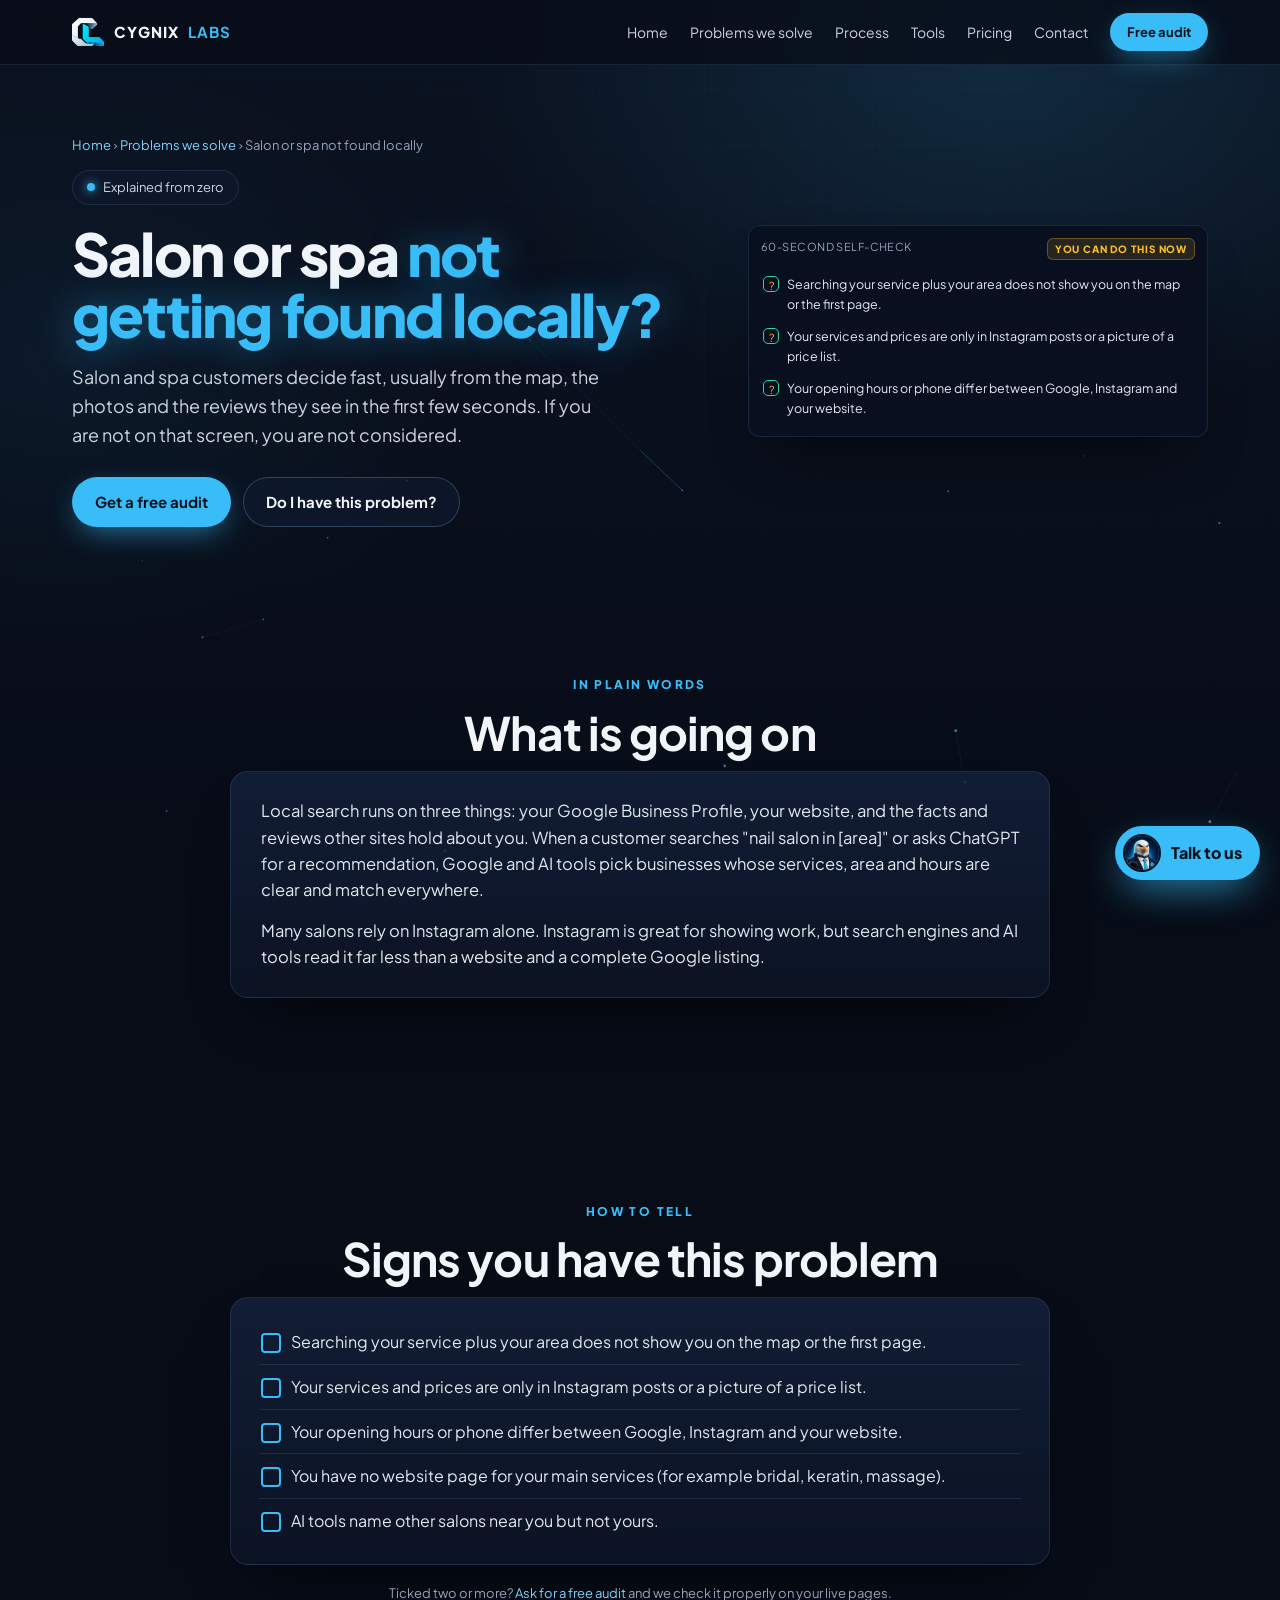
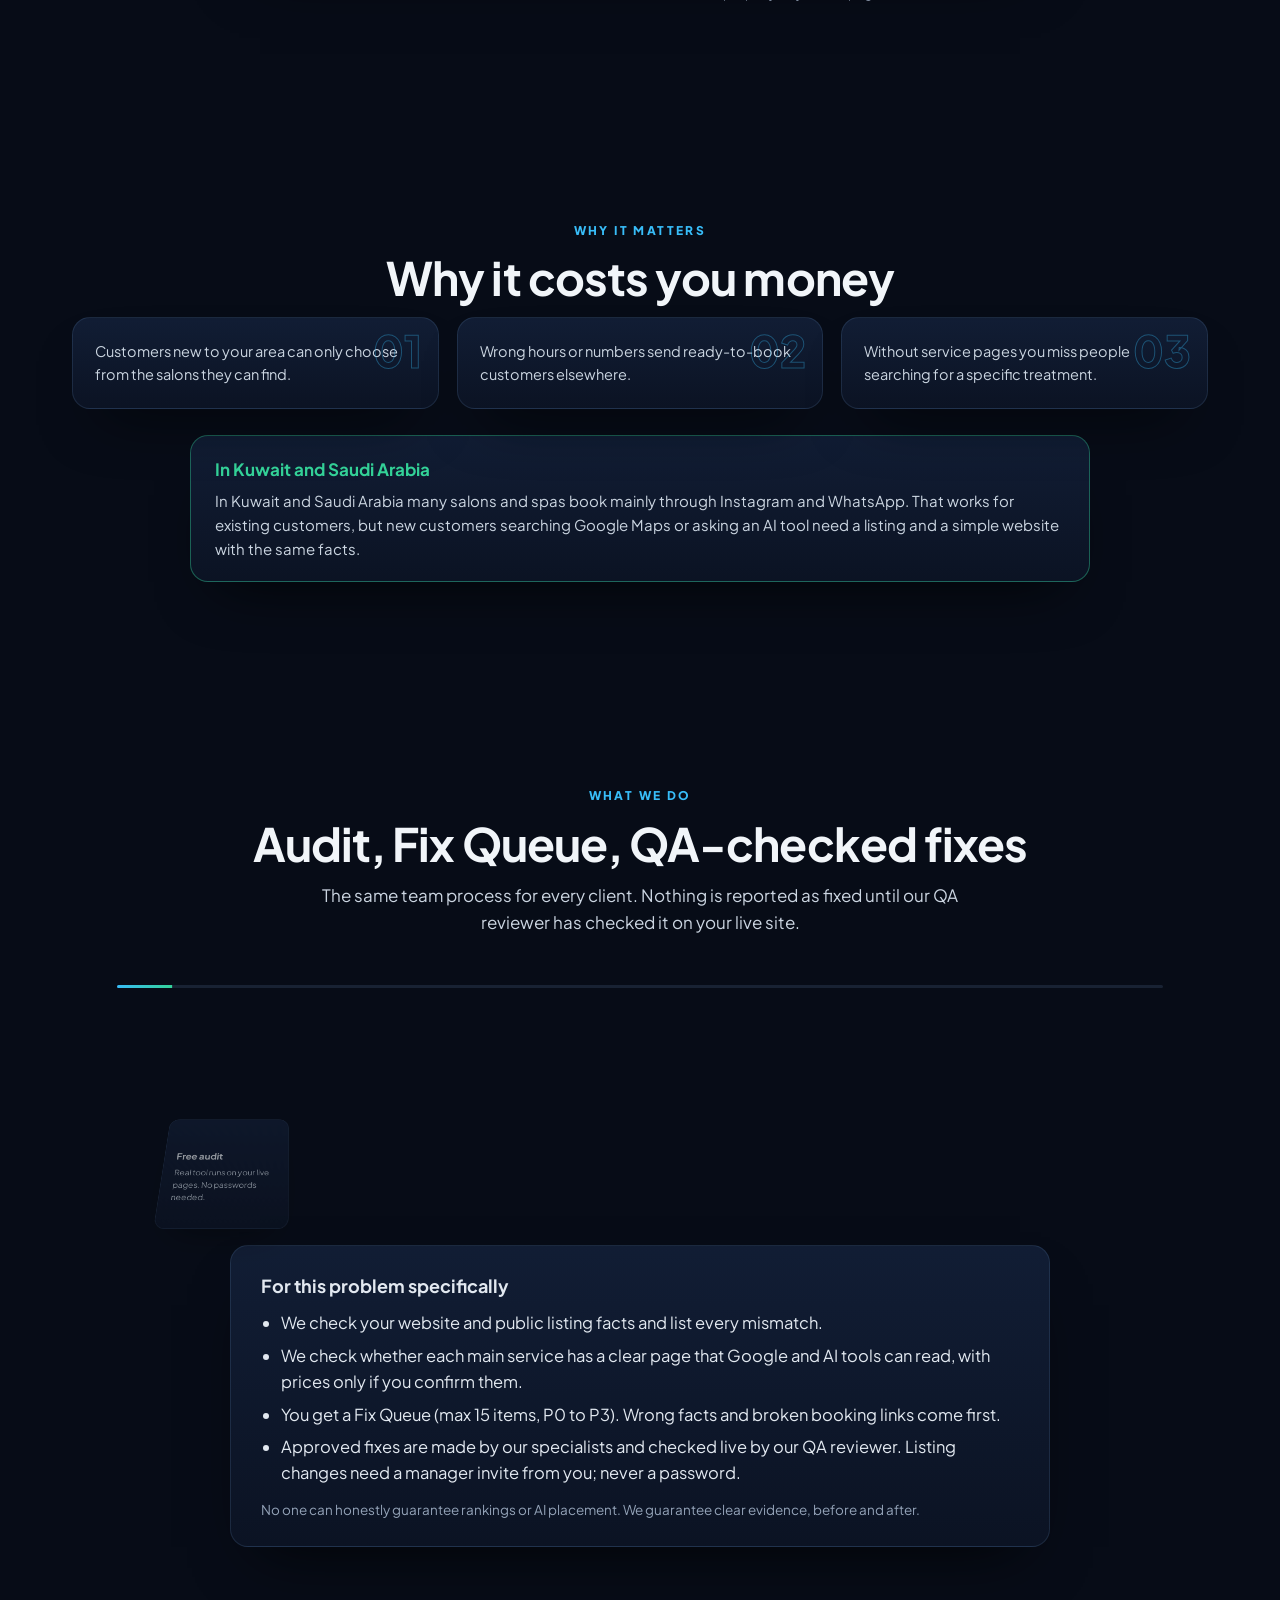
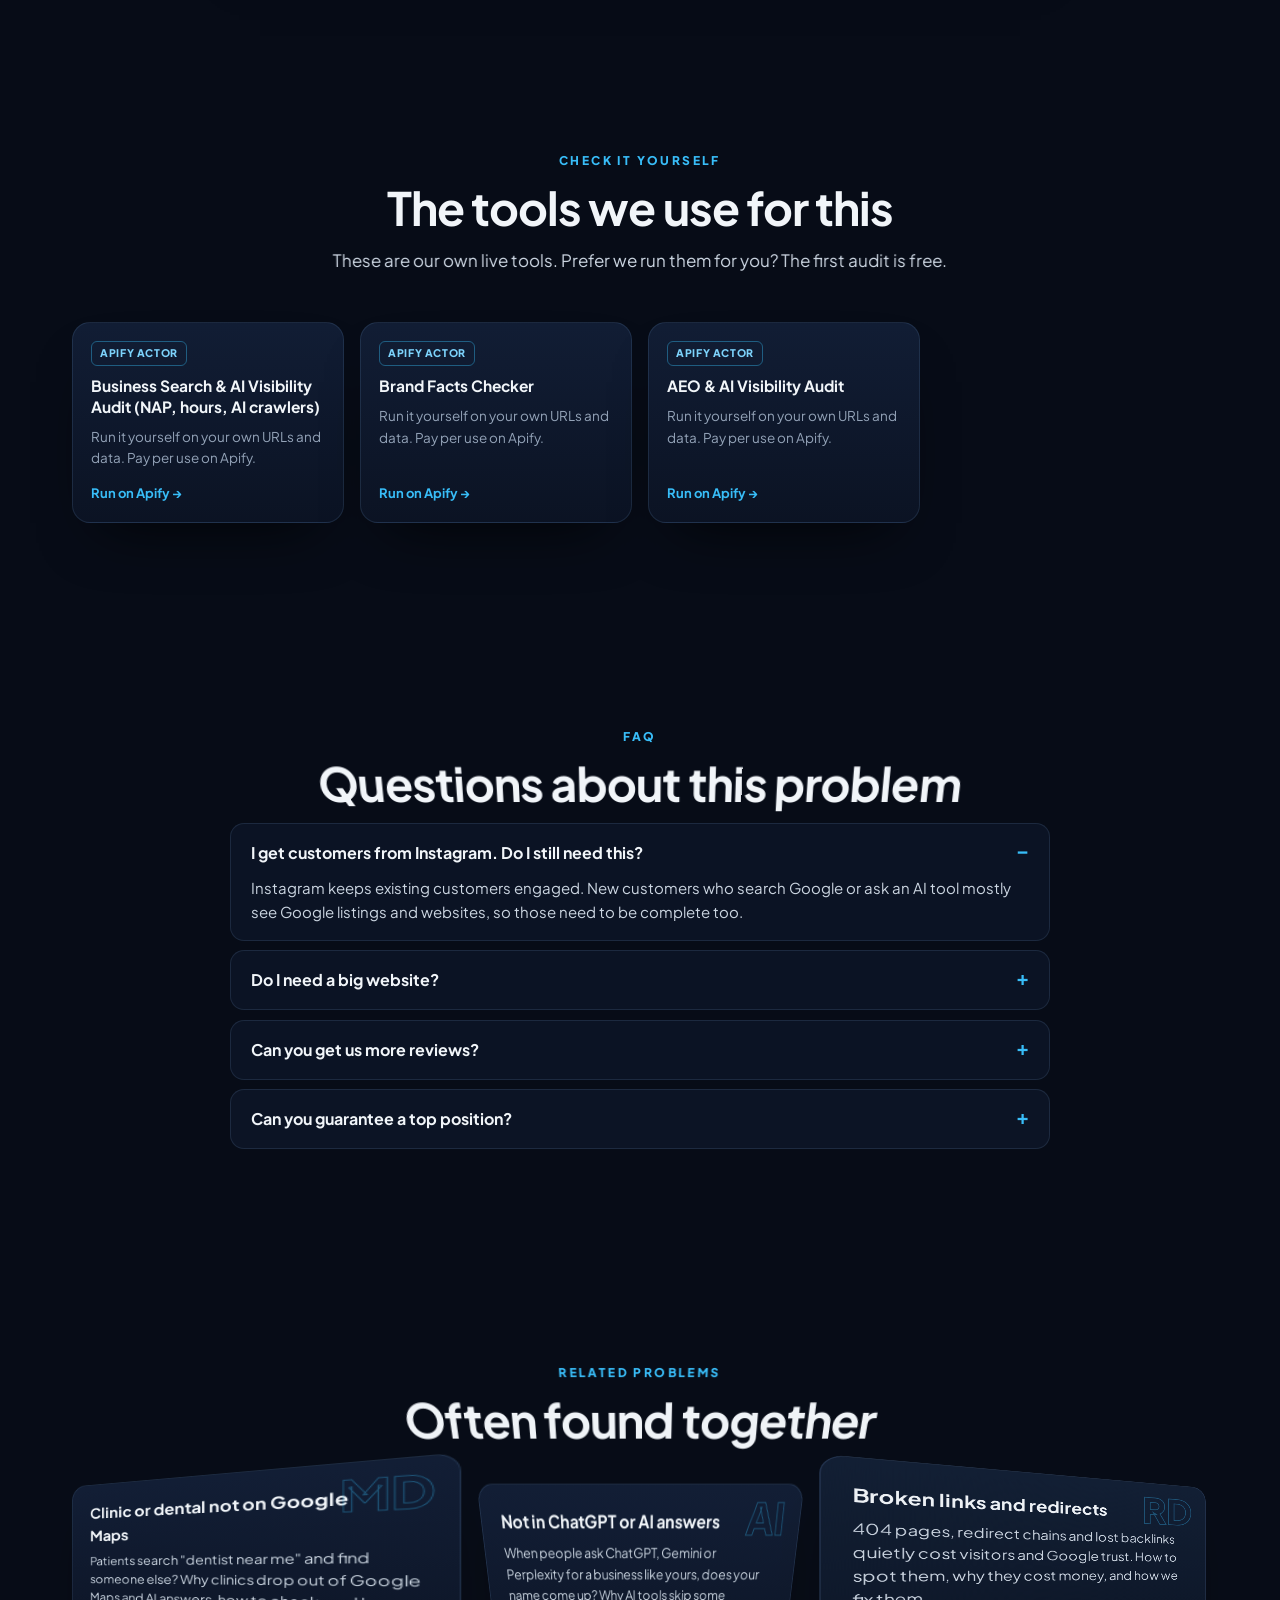
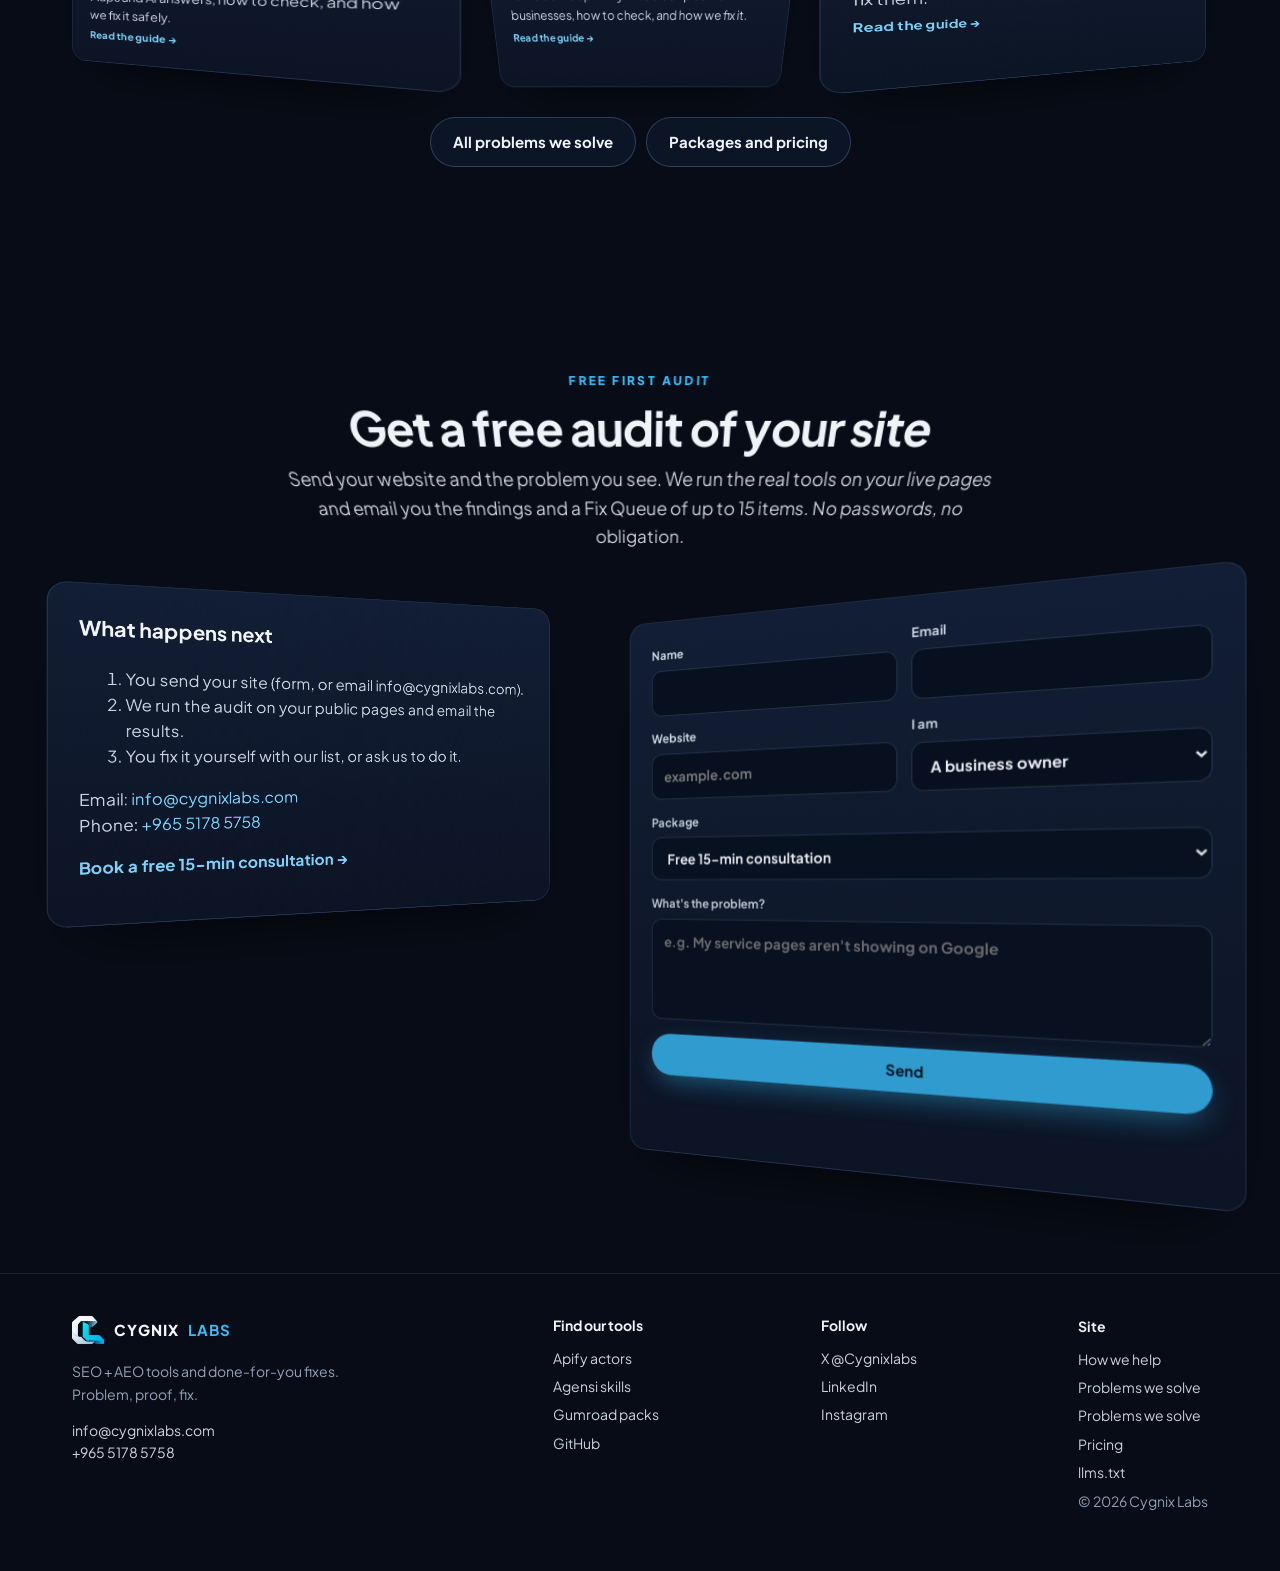
<file: salon-spa-not-found-locally.html>
<!doctype html>
<html lang="en">
<head>
<meta charset="utf-8">
<meta name="viewport" content="width=device-width,initial-scale=1,viewport-fit=cover">
<title>Salon or spa not getting found locally? Fixes explained simply | Cygnix Labs</title>
<meta name="description" content="People nearby search &quot;hair salon near me&quot; or ask an AI tool, and find someone else. Why salons and spas get missed, how to check, and how we fix it.">
<link rel="canonical" href="https://skills.cygnixlabs.com/salon-spa-not-found-locally.html">
<meta name="robots" content="index,follow,max-image-preview:large">
<meta name="theme-color" content="#0B1220">
<meta name="author" content="Cygnix Labs">
<meta property="og:type" content="article">
<meta property="og:site_name" content="Cygnix Labs">
<meta property="og:title" content="Salon or spa not getting found locally? | Cygnix Labs">
<meta property="og:description" content="People nearby search &quot;hair salon near me&quot; or ask an AI tool, and find someone else. Why salons and spas get missed, how to check, and how we fix it.">
<meta property="og:url" content="https://skills.cygnixlabs.com/salon-spa-not-found-locally.html">
<meta property="og:image" content="https://skills.cygnixlabs.com/assets/img/og.jpg">
<meta property="og:image:width" content="1200"><meta property="og:image:height" content="630">
<meta property="og:image:alt" content="The Cygnix Labs eagle next to the headline: Get found on Google and in AI answers">
<meta name="twitter:card" content="summary_large_image">
<meta name="twitter:site" content="@Cygnixlabs">
<meta name="twitter:title" content="Salon or spa not getting found locally? | Cygnix Labs">
<meta name="twitter:description" content="People nearby search &quot;hair salon near me&quot; or ask an AI tool, and find someone else. Why salons and spas get missed, how to check, and how we fix it.">
<meta name="twitter:image" content="https://skills.cygnixlabs.com/assets/img/og.jpg">
<link rel="icon" type="image/png" href="favicon.png">
<link rel="apple-touch-icon" href="apple-touch-icon.png">
<link rel="preload" href="assets/fonts/jakarta.woff2" as="font" type="font/woff2" crossorigin>
<link rel="alternate" type="text/plain" title="llms.txt" href="llms.txt">
<script>(function(){var d=document.documentElement,r=matchMedia('(prefers-reduced-motion: reduce)').matches;if(!r){d.classList.add('motion');if(matchMedia('(min-width: 981px)').matches&&!(navigator.deviceMemory&&navigator.deviceMemory<4))d.classList.add('motion-lg');}})();</script>
<link rel="stylesheet" href="assets/css/site.css?v=202611091029">
<link rel="stylesheet" href="assets/css/assist.css?v=202611091029">
<script type="application/ld+json">{"@context":"https://schema.org","@graph":[{"@type":"Organization","@id":"https://skills.cygnixlabs.com/#org","name":"Cygnix Labs","url":"https://skills.cygnixlabs.com/","logo":"https://skills.cygnixlabs.com/apple-touch-icon.png","image":"https://skills.cygnixlabs.com/assets/img/og.jpg","email":"info@cygnixlabs.com","description":"Cygnix Labs is a done-for-you SEO and AEO (AI search) team. We fix websites that customers can't find on Google, Google Maps or in AI answers such as ChatGPT: free audit, a ranked Fix Queue, and every fix QA-checked.","sameAs":["https://x.com/Cygnixlabs","https://www.linkedin.com/company/cygnix-labs","https://www.instagram.com/cygnix.labs/","https://apify.com/cygnix_labs","https://agensi.io/creators/cygnix-labs","https://cygnixlabs.gumroad.com/","https://github.com/cygnixlabs-cmd"],"telephone":"+96551785758","address":{"@type":"PostalAddress","streetAddress":"Floor 1, Office 48, Al Rehab Complex, Tunisia Street","addressLocality":"Hawalli","addressCountry":"KW"},"contactPoint":{"@type":"ContactPoint","contactType":"sales","email":"info@cygnixlabs.com","telephone":"+96551785758","availableLanguage":["English"]}},{"@type":"WebSite","@id":"https://skills.cygnixlabs.com/#site","url":"https://skills.cygnixlabs.com/","name":"Cygnix Labs","publisher":{"@id":"https://skills.cygnixlabs.com/#org"}},{"@type":"WebPage","@id":"https://skills.cygnixlabs.com/salon-spa-not-found-locally.html#page","url":"https://skills.cygnixlabs.com/salon-spa-not-found-locally.html","name":"Salon or spa not getting found locally? Fixes explained simply | Cygnix Labs","description":"People nearby search \"hair salon near me\" or ask an AI tool, and find someone else. Why salons and spas get missed, how to check, and how we fix it.","inLanguage":"en","isPartOf":{"@id":"https://skills.cygnixlabs.com/#site"},"about":{"@id":"https://skills.cygnixlabs.com/salon-spa-not-found-locally.html#service"},"breadcrumb":{"@type":"BreadcrumbList","itemListElement":[{"@type":"ListItem","position":1,"name":"Home","item":"https://skills.cygnixlabs.com/"},{"@type":"ListItem","position":2,"name":"Problems we solve","item":"https://skills.cygnixlabs.com/problems.html"},{"@type":"ListItem","position":3,"name":"Salon or spa not found locally","item":"https://skills.cygnixlabs.com/salon-spa-not-found-locally.html"}]},"dateModified":"2026-11-09","publisher":{"@id":"https://skills.cygnixlabs.com/#org"}},{"@type":"Service","@id":"https://skills.cygnixlabs.com/salon-spa-not-found-locally.html#service","name":"Fix: Salon or spa not found locally","description":"People nearby search \"hair salon near me\" or ask an AI tool, and find someone else. Why salons and spas get missed, how to check, and how we fix it.","provider":{"@id":"https://skills.cygnixlabs.com/#org"},"serviceType":"SEO and AEO (AI search) audit and fixes","areaServed":[{"@type":"Country","name":"Kuwait"},{"@type":"Country","name":"Saudi Arabia"},{"@type":"Country","name":"United Arab Emirates"},{"@type":"Country","name":"Qatar"},{"@type":"Country","name":"Bahrain"},{"@type":"Country","name":"Oman"},{"@type":"Country","name":"United Kingdom"},{"@type":"Country","name":"United States"},{"@type":"Country","name":"Canada"},{"@type":"Country","name":"Australia"}],"url":"https://skills.cygnixlabs.com/salon-spa-not-found-locally.html","offers":{"@type":"Offer","name":"Free first audit","price":"0","priceCurrency":"USD","url":"https://skills.cygnixlabs.com/salon-spa-not-found-locally.html#contact","availability":"https://schema.org/InStock","seller":{"@id":"https://skills.cygnixlabs.com/#org"}}},{"@type":"FAQPage","@id":"https://skills.cygnixlabs.com/salon-spa-not-found-locally.html#faq","mainEntity":[{"@type":"Question","name":"I get customers from Instagram. Do I still need this?","acceptedAnswer":{"@type":"Answer","text":"Instagram keeps existing customers engaged. New customers who search Google or ask an AI tool mostly see Google listings and websites, so those need to be complete too."}},{"@type":"Question","name":"Do I need a big website?","acceptedAnswer":{"@type":"Answer","text":"No. A clear page for each main service, your area, hours, booking method and real photos is often enough."}},{"@type":"Question","name":"Can you get us more reviews?","acceptedAnswer":{"@type":"Answer","text":"We do not buy or write reviews, ever. We can make it easier for happy customers to leave one, using methods Google allows."}},{"@type":"Question","name":"Can you guarantee a top position?","acceptedAnswer":{"@type":"Answer","text":"No. Map results depend on distance, relevance and reviews, and Google decides. We fix what is in your control and show the before and after."}}]}]}</script>
</head>
<body>
<div class="bg-grid" aria-hidden="true"></div><canvas id="bg-fx" aria-hidden="true"></canvas>
<a class="skip" href="#main">Skip to content</a>
<header class="nav"><div class="wrap">
 <a class="logo" href="./" aria-label="Cygnix Labs home"><img src="assets/brand/cygnix-mark-64.png" srcset="assets/brand/cygnix-mark-64.png 1x, assets/brand/cygnix-mark-120.png 2x" width="32" height="32" alt="" style="width:32px;height:32px;object-fit:contain">CYGNIX <b>LABS</b></a>
 <nav aria-label="Main"><a href="./">Home</a><a href="problems.html" aria-current="page">Problems we solve</a><a href="./#process">Process</a><a href="./#tools">Tools</a><a href="pricing.html">Pricing</a><a href="#contact">Contact</a></nav>
 <a class="mlink" href="problems.html">Problems</a>
 <a class="btn btn-p btn-sm" href="#contact" data-package="Free audit">Free audit</a>
</div></header>

<main id="main">
<section class="phero" id="top" aria-label="Salon or spa not getting found locally?"><div class="wrap">
 <div>
  <p class="crumbs"><a href="./">Home</a> › <a href="problems.html">Problems we solve</a> › Salon or spa not found locally</p>
  <span class="pill"><span class="dot"></span>Explained from zero</span>
  <h1>Salon or spa <span class="c">not getting found locally?</span></h1>
  <p class="lead">Salon and spa customers decide fast, usually from the map, the photos and the reviews they see in the first few seconds. If you are not on that screen, you are not considered.</p>
  <div class="ctas"><a class="btn btn-p" href="#contact" data-package="Free audit" data-msg="Free audit request (Salon or spa not found locally). My website: ">Get a free audit</a><a class="btn btn-g" href="#signs">Do I have this problem?</a></div>
 </div>
 <div class="mock pcheck glass" aria-label="Quick self-check"><div class="mh"><span>60-SECOND SELF-CHECK</span><span class="tag">YOU CAN DO THIS NOW</span></div>
  <div class="chk"><i>?</i>Searching your service plus your area does not show you on the map or the first page.</div><div class="chk"><i>?</i>Your services and prices are only in Instagram posts or a picture of a price list.</div><div class="chk"><i>?</i>Your opening hours or phone differ between Google, Instagram and your website.</div>
 </div>
</div></section>

<section id="plain"><div class="wrap">
 <p class="eyebrow">In plain words</p>
 <h2>What is going on</h2>
 <div class="prose glass rv"><p>Local search runs on three things: your Google Business Profile, your website, and the facts and reviews other sites hold about you. When a customer searches &quot;nail salon in [area]&quot; or asks ChatGPT for a recommendation, Google and AI tools pick businesses whose services, area and hours are clear and match everywhere.</p><p>Many salons rely on Instagram alone. Instagram is great for showing work, but search engines and AI tools read it far less than a website and a complete Google listing.</p></div>
</div></section>

<section id="signs"><div class="wrap">
 <p class="eyebrow">How to tell</p>
 <h2>Signs you have this problem</h2>
 <ul class="checklist glass rv"><li>Searching your service plus your area does not show you on the map or the first page.</li><li>Your services and prices are only in Instagram posts or a picture of a price list.</li><li>Your opening hours or phone differ between Google, Instagram and your website.</li><li>You have no website page for your main services (for example bridal, keratin, massage).</li><li>AI tools name other salons near you but not yours.</li></ul>
 <p class="note">Ticked two or more? <a href="#contact" data-package="Free audit" data-msg="Free audit request (Salon or spa not found locally). My website: ">Ask for a free audit</a> and we check it properly on your live pages.</p>
</div></section>

<section id="cost"><div class="wrap">
 <p class="eyebrow">Why it matters</p>
 <h2>Why it costs you money</h2>
 <div class="finds"><article class="find glass"><span class="fi" aria-hidden="true">01</span><p>Customers new to your area can only choose from the salons they can find.</p></article><article class="find glass"><span class="fi" aria-hidden="true">02</span><p>Wrong hours or numbers send ready-to-book customers elsewhere.</p></article><article class="find glass"><span class="fi" aria-hidden="true">03</span><p>Without service pages you miss people searching for a specific treatment.</p></article></div>
 <div class="gulf glass rv"><h3>In Kuwait and Saudi Arabia</h3><p>In Kuwait and Saudi Arabia many salons and spas book mainly through Instagram and WhatsApp. That works for existing customers, but new customers searching Google Maps or asking an AI tool need a listing and a simple website with the same facts.</p></div>
</div></section>

<section id="process"><div class="wrap">
 <p class="eyebrow">What we do</p>
 <h2>Audit, Fix Queue, QA-checked fixes</h2>
 <p class="sub">The same team process for every client. Nothing is reported as fixed until our QA reviewer has checked it on your live site.</p>
 <div class="proc">
  <div class="proc-line" aria-hidden="true"><span></span></div>
  <div class="pstep glass"><span class="pn">1</span><h3>Free audit</h3><p>Real tool runs on your live pages. No passwords needed.</p></div>
  <div class="pstep glass"><span class="pn">2</span><h3>Fix Queue</h3><p>Up to 15 fixes, ranked P0 (urgent) to P3 (nice to have), each with evidence.</p></div>
  <div class="pstep glass"><span class="pn">3</span><h3>Your approval</h3><p>Anything your customers will read is approved by you before it goes live.</p></div>
  <div class="pstep glass"><span class="pn">4</span><h3>Specialist fixes</h3><p>Our SEO and AI-search specialists make the changes, or hand your developer the exact list.</p></div>
  <div class="pstep glass"><span class="pn">5</span><h3>QA-checked</h3><p>A separate QA reviewer checks every fix on your live site before we call it done.</p></div>
 </div>
 <div class="prose glass rv"><h3>For this problem specifically</h3><ul><li>We check your website and public listing facts and list every mismatch.</li><li>We check whether each main service has a clear page that Google and AI tools can read, with prices only if you confirm them.</li><li>You get a Fix Queue (max 15 items, P0 to P3). Wrong facts and broken booking links come first.</li><li>Approved fixes are made by our specialists and checked live by our QA reviewer. Listing changes need a manager invite from you; never a password.</li></ul><p class="small">No one can honestly guarantee rankings or AI placement. We guarantee clear evidence, before and after.</p></div>
</div></section>

<section id="tools"><div class="wrap">
 <p class="eyebrow">Check it yourself</p>
 <h2>The tools we use for this</h2>
 <p class="sub">These are our own live tools. Prefer we run them for you? The first audit is free.</p>
 <div class="grid"><a class="tool glass" href="https://apify.com/cygnix_labs/business-search-ai-visibility-audit" target="_blank" rel="noopener"><div class="meta"><span class="badge apify">Apify actor</span></div><h3>Business Search &amp; AI Visibility Audit (NAP, hours, AI crawlers)</h3><p>Run it yourself on your own URLs and data. Pay per use on Apify.</p><div class="ft"><span class="go">Run on Apify →</span></div></a><a class="tool glass" href="https://apify.com/cygnix_labs/brand-facts-checker" target="_blank" rel="noopener"><div class="meta"><span class="badge apify">Apify actor</span></div><h3>Brand Facts Checker</h3><p>Run it yourself on your own URLs and data. Pay per use on Apify.</p><div class="ft"><span class="go">Run on Apify →</span></div></a><a class="tool glass" href="https://apify.com/cygnix_labs/aeo-readiness-checker" target="_blank" rel="noopener"><div class="meta"><span class="badge apify">Apify actor</span></div><h3>AEO &amp; AI Visibility Audit</h3><p>Run it yourself on your own URLs and data. Pay per use on Apify.</p><div class="ft"><span class="go">Run on Apify →</span></div></a></div>
</div></section>

<section id="faq"><div class="wrap">
 <p class="eyebrow">FAQ</p>
 <h2>Questions about this problem</h2>
 <div class="faq"><details open><summary>I get customers from Instagram. Do I still need this?</summary><p>Instagram keeps existing customers engaged. New customers who search Google or ask an AI tool mostly see Google listings and websites, so those need to be complete too.</p></details><details><summary>Do I need a big website?</summary><p>No. A clear page for each main service, your area, hours, booking method and real photos is often enough.</p></details><details><summary>Can you get us more reviews?</summary><p>We do not buy or write reviews, ever. We can make it easier for happy customers to leave one, using methods Google allows.</p></details><details><summary>Can you guarantee a top position?</summary><p>No. Map results depend on distance, relevance and reviews, and Google decides. We fix what is in your control and show the before and after.</p></details></div>
</div></section>

<section id="related"><div class="wrap">
 <p class="eyebrow">Related problems</p>
 <h2>Often found together</h2>
 <div class="finds"><a class="find glass" href="clinic-dental-not-on-google-maps.html"><span class="fi" aria-hidden="true">MD</span><h3>Clinic or dental not on Google Maps</h3><p>Patients search &quot;dentist near me&quot; and find someone else? Why clinics drop out of Google Maps and AI answers, how to check, and how we fix it safely.</p><small>Read the guide →</small></a><a class="find glass" href="not-showing-in-chatgpt-ai-answers.html"><span class="fi" aria-hidden="true">AI</span><h3>Not in ChatGPT or AI answers</h3><p>When people ask ChatGPT, Gemini or Perplexity for a business like yours, does your name come up? Why AI tools skip some businesses, how to check, and how we fix it.</p><small>Read the guide →</small></a><a class="find glass" href="broken-links-and-redirects-losing-customers.html"><span class="fi" aria-hidden="true">RD</span><h3>Broken links and redirects</h3><p>404 pages, redirect chains and lost backlinks quietly cost visitors and Google trust. How to spot them, why they cost money, and how we fix them.</p><small>Read the guide →</small></a></div>
 <div class="flow"><a class="btn btn-g" href="problems.html">All problems we solve</a><a class="btn btn-g" href="pricing.html">Packages and pricing</a></div>
</div></section>
<section id="contact"><div class="wrap">
 <p class="eyebrow">Free first audit</p>
 <h2>Get a free audit of your site</h2>
 <p class="sub">Send your website and the problem you see. We run the real tools on your live pages and email you the findings and a Fix Queue of up to 15 items. No passwords, no obligation.</p>
 <div class="contact">
  <div class="side glass rv">
   <h3>What happens next</h3>
   <ol><li>You send your site (form, or email info@cygnixlabs.com).</li><li>We run the audit on your public pages and email the results.</li><li>You fix it yourself with our list, or ask us to do it.</li></ol>
   <p>Email: <a href="mailto:info@cygnixlabs.com?subject=Free%20audit%3A%20Salon%20or%20spa%20not%20found%20locally">info@cygnixlabs.com</a><br>Phone: <a href="tel:+96551785758">+965 5178 5758</a></p>
   <p><a href="?package=consultation#contact" data-package="Free 15-min consultation" data-msg="I would like a free 15-min consultation about: Salon or spa not found locally"><b>Book a free 15-min consultation →</b></a></p>
  </div>
  <form class="f glass rv" id="contact-form" novalidate>
   <div class="two"><label>Name<input name="name" required autocomplete="name"></label><label>Email<input name="email" type="email" required autocomplete="email"></label></div>
   <div class="two"><label>Website<input name="website" type="text" placeholder="example.com" autocomplete="url"></label>
    <label>I am<select name="type"><option>A business owner</option><option>An agency</option><option>An online store</option><option>Other</option></select></label></div>
   <label>Package<select name="package"><option>Free 15-min consultation</option><option>Free audit</option><option>Free sample audit (agencies)</option><option>White-label audit — $99</option><option>White-label 4-pack — $299</option><option>Monitor — $29/mo</option><option>Growth — $59/mo</option><option>Agency — $99/mo (5 white-label sites)</option><option>Quick Audit — $79</option><option>Full Audit — $199</option><option>Fix Sprint — $299</option><option>Talk to us (chat)</option><option>Just a question</option></select></label>
   <label>What's the problem?<textarea name="message" placeholder="e.g. My service pages aren't showing on Google"></textarea></label>
   <input class="hp" type="text" name="_honey" tabindex="-1" autocomplete="off" aria-hidden="true">
   <button class="btn btn-p" type="submit">Send</button>
   <p class="status" role="status" aria-live="polite"></p>
  </form>
 </div>
</div></section>
</main>

<footer><div class="wrap">
 <div><a class="logo" href="./"><img src="assets/brand/cygnix-mark-64.png" srcset="assets/brand/cygnix-mark-64.png 1x, assets/brand/cygnix-mark-120.png 2x" width="32" height="32" alt="" style="width:32px;height:32px;object-fit:contain">CYGNIX <b>LABS</b></a><p style="max-width:320px">SEO + AEO tools and done-for-you fixes. Problem, proof, fix.</p><p><a href="mailto:info@cygnixlabs.com">info@cygnixlabs.com</a><br><a href="tel:+96551785758">+965 5178 5758</a></p></div>
 <div><h4>Find our tools</h4><ul><li><a href="https://apify.com/cygnix_labs" target="_blank" rel="noopener">Apify actors</a></li><li><a href="https://agensi.io/creators/cygnix-labs" target="_blank" rel="noopener">Agensi skills</a></li><li><a href="https://cygnixlabs.gumroad.com/" target="_blank" rel="noopener">Gumroad packs</a></li><li><a href="https://github.com/cygnixlabs-cmd/cygnix-seo-skills" target="_blank" rel="noopener">GitHub</a></li></ul></div>
 <div><h4>Follow</h4><ul><li><a href="https://x.com/Cygnixlabs" target="_blank" rel="noopener">X @Cygnixlabs</a></li><li><a href="https://www.linkedin.com/company/cygnix-labs" target="_blank" rel="noopener">LinkedIn</a></li><li><a href="https://www.instagram.com/cygnix.labs/" target="_blank" rel="noopener">Instagram</a></li></ul></div>
 <div><h4>Site</h4><ul><li><a href="./#how">How we help</a></li><li><a href="problems.html">Problems we solve</a></li><li><a href="problems.html">Problems we solve</a></li><li><a href="pricing.html">Pricing</a></li><li><a href="llms.txt">llms.txt</a></li><li>© 2026 Cygnix Labs</li></ul></div>
</div></footer>

<button class="chat-fab" id="chat-fab" type="button" aria-controls="chat" aria-expanded="false"><img src="assets/img/eagle-360.webp" alt="" width="38" height="38" loading="lazy"><span>Talk to us</span></button>
<div class="chat" id="chat" role="dialog" aria-label="Talk to us: Cygnix guide">
 <div class="chat-h"><img src="assets/img/eagle-360.webp" alt="" width="40" height="40" loading="lazy"><div><b>Cygnix guide</b><small>Automated guide · the team replies by email</small></div><button class="chat-x" type="button" aria-label="Close chat">×</button></div>
 <div class="chat-b" data-lenis-prevent></div>
 <form class="chat-f"><input type="text" placeholder="Describe your problem…" aria-label="Describe your problem" maxlength="300"><button class="btn btn-p btn-sm" type="submit">Send</button></form>
 <div class="chat-note">Not a live chat. Use “Send this to the Cygnix team” and we reply by email.</div>
</div>
<script src="assets/vendor/gsap.min.js" defer></script>
<script src="assets/vendor/ScrollTrigger.min.js" defer></script>
<script src="assets/vendor/lenis.min.js" defer></script>
<script src="assets/js/main.js?v=202611091029" defer></script>
<script src="assets/js/motion.js?v=202611091029" defer></script>
</body>
</html>
</file>
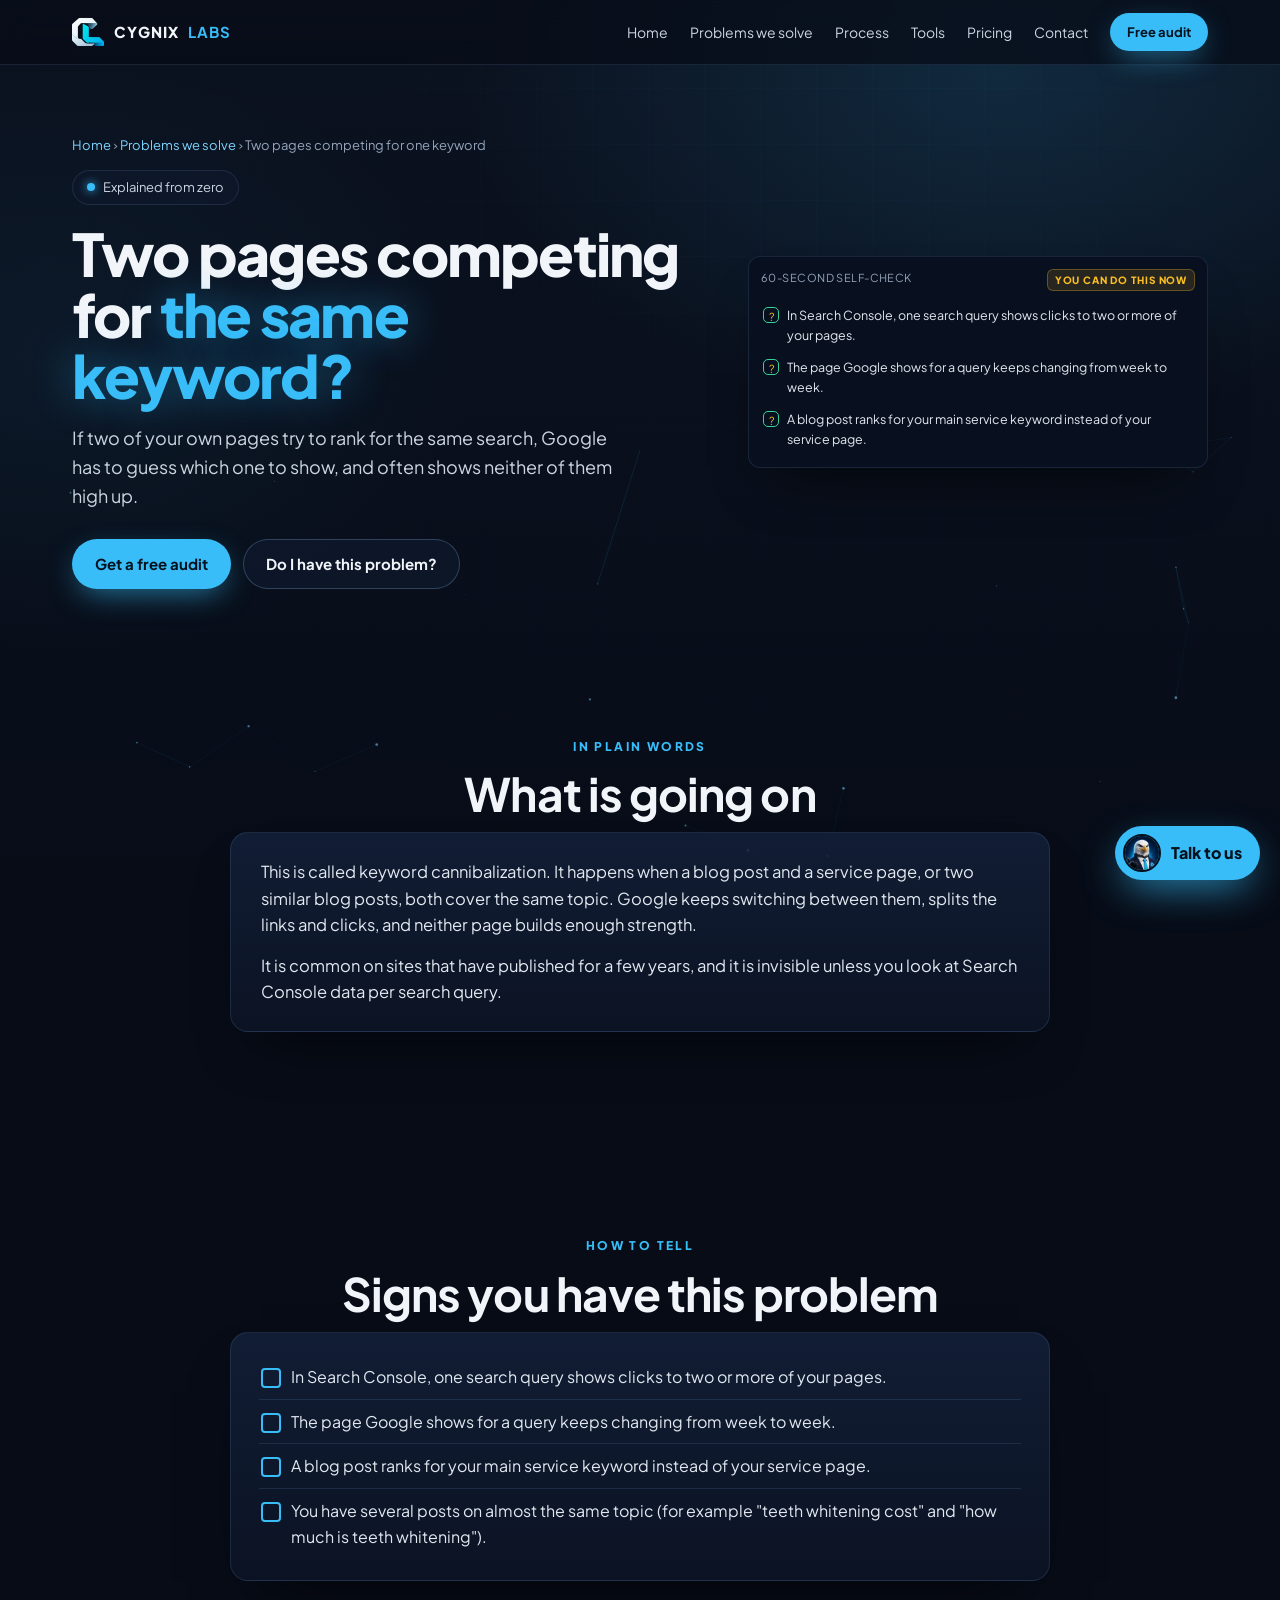
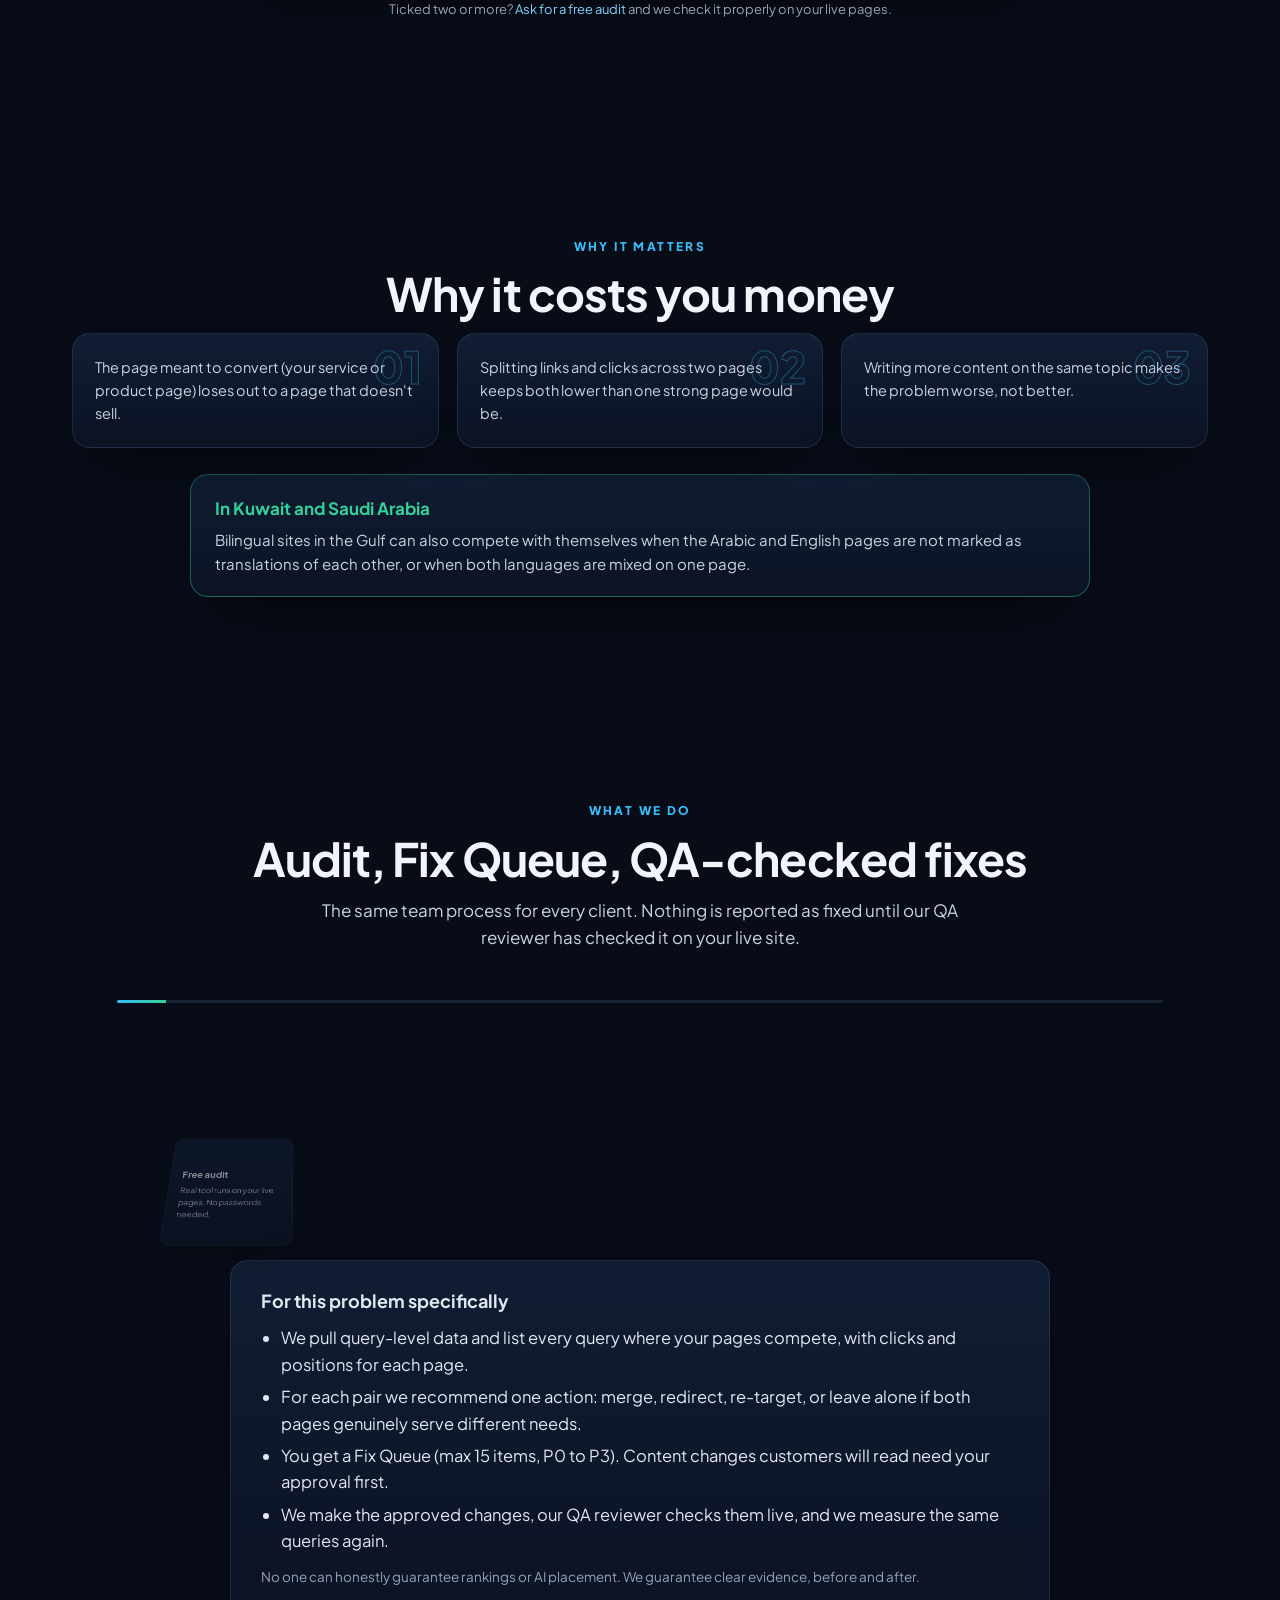
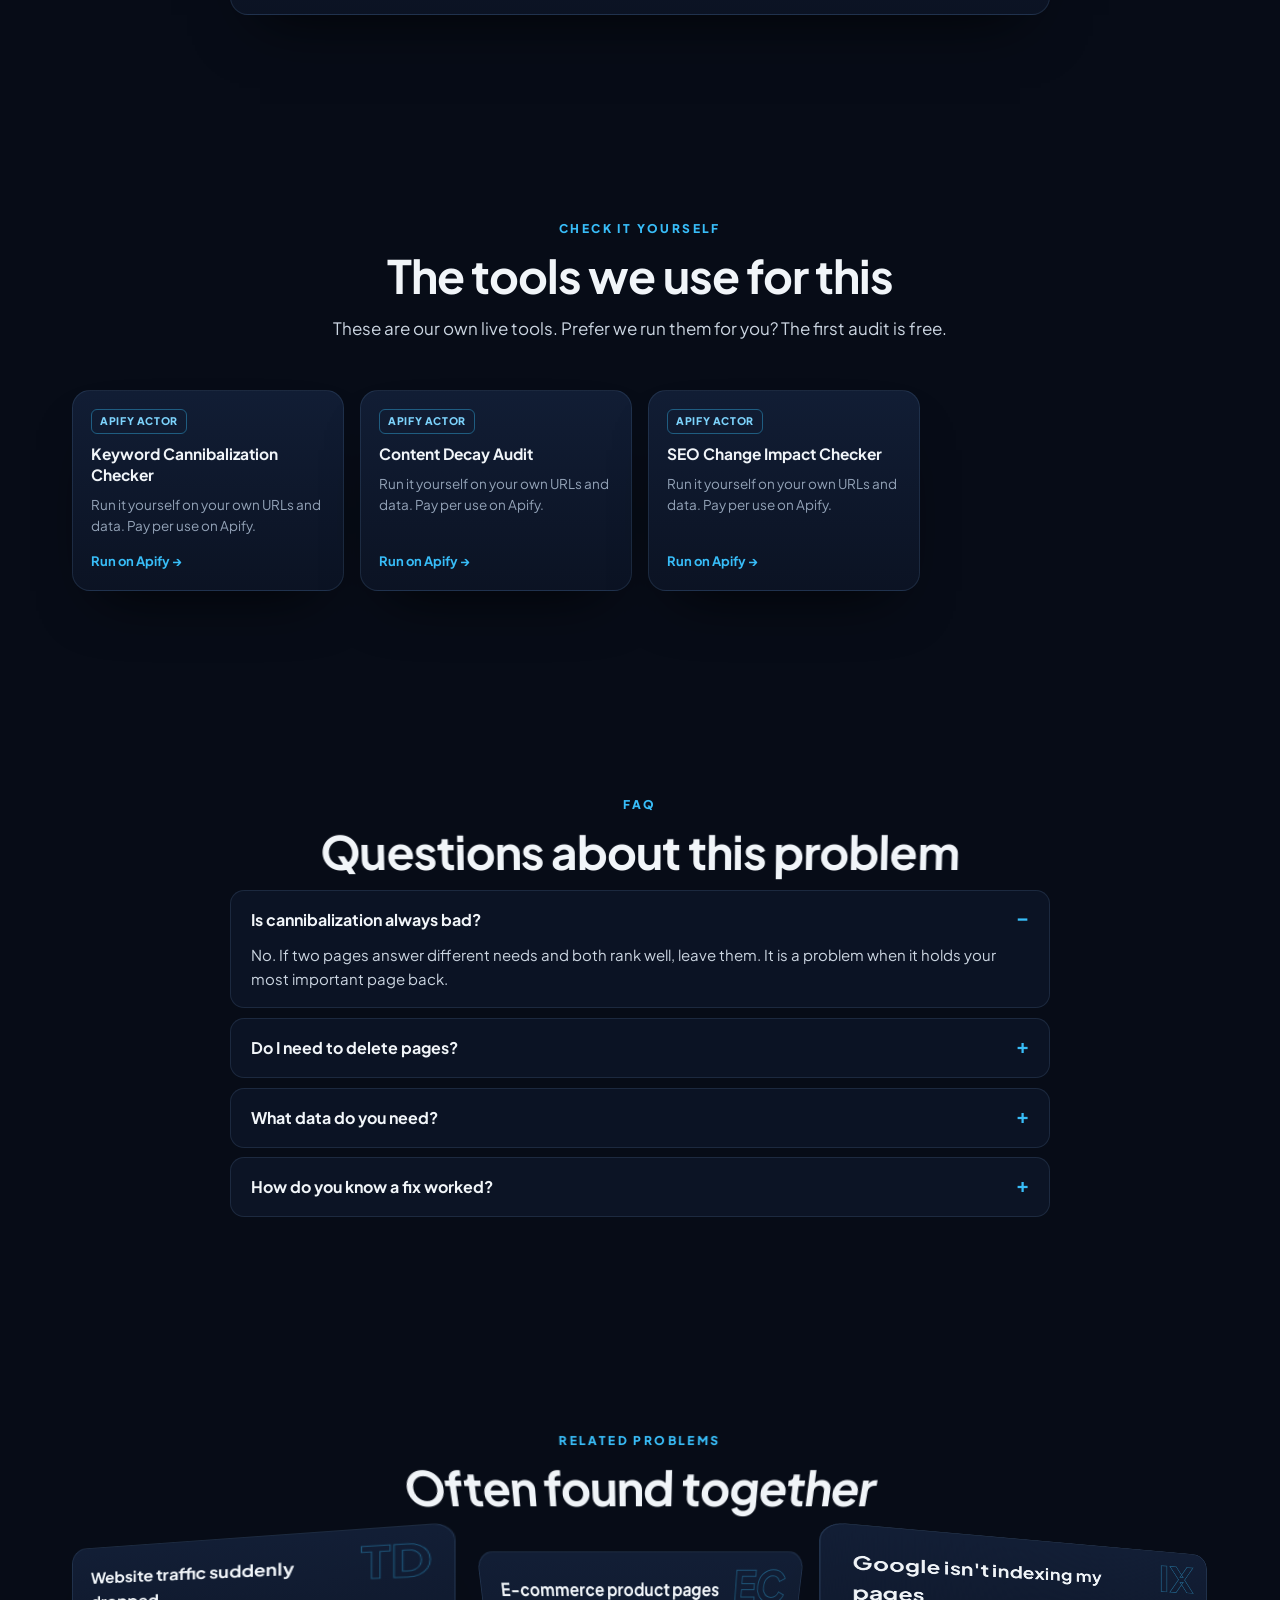
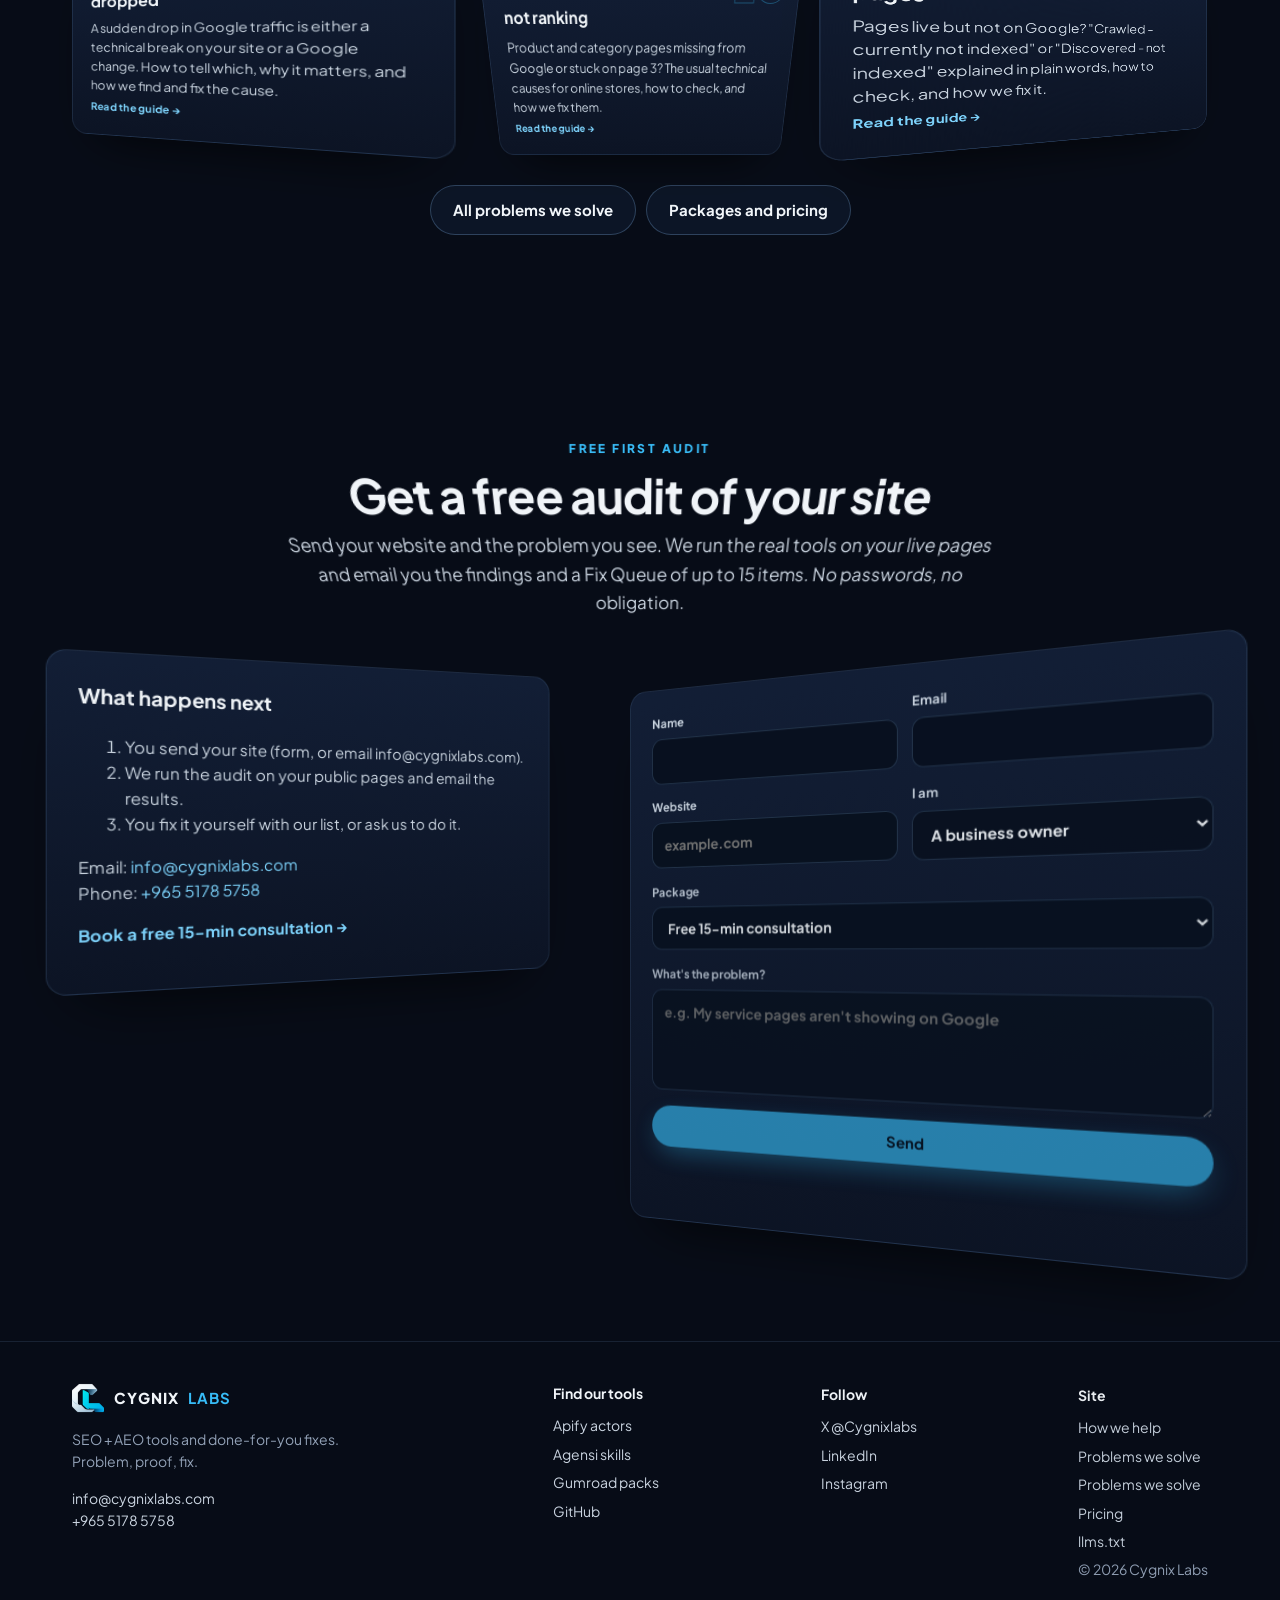
<file: two-pages-competing-for-the-same-keyword.html>
<!doctype html>
<html lang="en">
<head>
<meta charset="utf-8">
<meta name="viewport" content="width=device-width,initial-scale=1,viewport-fit=cover">
<title>Two of your pages competing for the same keyword? (Keyword cannibalization) | Cygnix Labs</title>
<meta name="description" content="When two of your own pages target the same search, Google may rank neither well. What keyword cannibalization is, how to check, and how we fix it.">
<link rel="canonical" href="https://skills.cygnixlabs.com/two-pages-competing-for-the-same-keyword.html">
<meta name="robots" content="index,follow,max-image-preview:large">
<meta name="theme-color" content="#0B1220">
<meta name="author" content="Cygnix Labs">
<meta property="og:type" content="article">
<meta property="og:site_name" content="Cygnix Labs">
<meta property="og:title" content="Two pages competing for the same keyword? | Cygnix Labs">
<meta property="og:description" content="When two of your own pages target the same search, Google may rank neither well. What keyword cannibalization is, how to check, and how we fix it.">
<meta property="og:url" content="https://skills.cygnixlabs.com/two-pages-competing-for-the-same-keyword.html">
<meta property="og:image" content="https://skills.cygnixlabs.com/assets/img/og.jpg">
<meta property="og:image:width" content="1200"><meta property="og:image:height" content="630">
<meta property="og:image:alt" content="The Cygnix Labs eagle next to the headline: Get found on Google and in AI answers">
<meta name="twitter:card" content="summary_large_image">
<meta name="twitter:site" content="@Cygnixlabs">
<meta name="twitter:title" content="Two pages competing for the same keyword? | Cygnix Labs">
<meta name="twitter:description" content="When two of your own pages target the same search, Google may rank neither well. What keyword cannibalization is, how to check, and how we fix it.">
<meta name="twitter:image" content="https://skills.cygnixlabs.com/assets/img/og.jpg">
<link rel="icon" type="image/png" href="favicon.png">
<link rel="apple-touch-icon" href="apple-touch-icon.png">
<link rel="preload" href="assets/fonts/jakarta.woff2" as="font" type="font/woff2" crossorigin>
<link rel="alternate" type="text/plain" title="llms.txt" href="llms.txt">
<script>(function(){var d=document.documentElement,r=matchMedia('(prefers-reduced-motion: reduce)').matches;if(!r){d.classList.add('motion');if(matchMedia('(min-width: 981px)').matches&&!(navigator.deviceMemory&&navigator.deviceMemory<4))d.classList.add('motion-lg');}})();</script>
<link rel="stylesheet" href="assets/css/site.css?v=202611091029">
<link rel="stylesheet" href="assets/css/assist.css?v=202611091029">
<script type="application/ld+json">{"@context":"https://schema.org","@graph":[{"@type":"Organization","@id":"https://skills.cygnixlabs.com/#org","name":"Cygnix Labs","url":"https://skills.cygnixlabs.com/","logo":"https://skills.cygnixlabs.com/apple-touch-icon.png","image":"https://skills.cygnixlabs.com/assets/img/og.jpg","email":"info@cygnixlabs.com","description":"Cygnix Labs is a done-for-you SEO and AEO (AI search) team. We fix websites that customers can't find on Google, Google Maps or in AI answers such as ChatGPT: free audit, a ranked Fix Queue, and every fix QA-checked.","sameAs":["https://x.com/Cygnixlabs","https://www.linkedin.com/company/cygnix-labs","https://www.instagram.com/cygnix.labs/","https://apify.com/cygnix_labs","https://agensi.io/creators/cygnix-labs","https://cygnixlabs.gumroad.com/","https://github.com/cygnixlabs-cmd"],"telephone":"+96551785758","address":{"@type":"PostalAddress","streetAddress":"Floor 1, Office 48, Al Rehab Complex, Tunisia Street","addressLocality":"Hawalli","addressCountry":"KW"},"contactPoint":{"@type":"ContactPoint","contactType":"sales","email":"info@cygnixlabs.com","telephone":"+96551785758","availableLanguage":["English"]}},{"@type":"WebSite","@id":"https://skills.cygnixlabs.com/#site","url":"https://skills.cygnixlabs.com/","name":"Cygnix Labs","publisher":{"@id":"https://skills.cygnixlabs.com/#org"}},{"@type":"WebPage","@id":"https://skills.cygnixlabs.com/two-pages-competing-for-the-same-keyword.html#page","url":"https://skills.cygnixlabs.com/two-pages-competing-for-the-same-keyword.html","name":"Two of your pages competing for the same keyword? (Keyword cannibalization) | Cygnix Labs","description":"When two of your own pages target the same search, Google may rank neither well. What keyword cannibalization is, how to check, and how we fix it.","inLanguage":"en","isPartOf":{"@id":"https://skills.cygnixlabs.com/#site"},"about":{"@id":"https://skills.cygnixlabs.com/two-pages-competing-for-the-same-keyword.html#service"},"breadcrumb":{"@type":"BreadcrumbList","itemListElement":[{"@type":"ListItem","position":1,"name":"Home","item":"https://skills.cygnixlabs.com/"},{"@type":"ListItem","position":2,"name":"Problems we solve","item":"https://skills.cygnixlabs.com/problems.html"},{"@type":"ListItem","position":3,"name":"Two pages competing for one keyword","item":"https://skills.cygnixlabs.com/two-pages-competing-for-the-same-keyword.html"}]},"dateModified":"2026-11-09","publisher":{"@id":"https://skills.cygnixlabs.com/#org"}},{"@type":"Service","@id":"https://skills.cygnixlabs.com/two-pages-competing-for-the-same-keyword.html#service","name":"Fix: Two pages competing for one keyword","description":"When two of your own pages target the same search, Google may rank neither well. What keyword cannibalization is, how to check, and how we fix it.","provider":{"@id":"https://skills.cygnixlabs.com/#org"},"serviceType":"SEO and AEO (AI search) audit and fixes","areaServed":[{"@type":"Country","name":"Kuwait"},{"@type":"Country","name":"Saudi Arabia"},{"@type":"Country","name":"United Arab Emirates"},{"@type":"Country","name":"Qatar"},{"@type":"Country","name":"Bahrain"},{"@type":"Country","name":"Oman"},{"@type":"Country","name":"United Kingdom"},{"@type":"Country","name":"United States"},{"@type":"Country","name":"Canada"},{"@type":"Country","name":"Australia"}],"url":"https://skills.cygnixlabs.com/two-pages-competing-for-the-same-keyword.html","offers":{"@type":"Offer","name":"Free first audit","price":"0","priceCurrency":"USD","url":"https://skills.cygnixlabs.com/two-pages-competing-for-the-same-keyword.html#contact","availability":"https://schema.org/InStock","seller":{"@id":"https://skills.cygnixlabs.com/#org"}}},{"@type":"FAQPage","@id":"https://skills.cygnixlabs.com/two-pages-competing-for-the-same-keyword.html#faq","mainEntity":[{"@type":"Question","name":"Is cannibalization always bad?","acceptedAnswer":{"@type":"Answer","text":"No. If two pages answer different needs and both rank well, leave them. It is a problem when it holds your most important page back."}},{"@type":"Question","name":"Do I need to delete pages?","acceptedAnswer":{"@type":"Answer","text":"Rarely. Usually the weaker page is merged into the stronger one and redirected, so nothing is lost."}},{"@type":"Question","name":"What data do you need?","acceptedAnswer":{"@type":"Answer","text":"Read access to Google Search Console. We never need your password; you add us as a user."}},{"@type":"Question","name":"How do you know a fix worked?","acceptedAnswer":{"@type":"Answer","text":"We record the positions and clicks for the affected queries before the change and compare the same queries afterwards."}}]}]}</script>
</head>
<body>
<div class="bg-grid" aria-hidden="true"></div><canvas id="bg-fx" aria-hidden="true"></canvas>
<a class="skip" href="#main">Skip to content</a>
<header class="nav"><div class="wrap">
 <a class="logo" href="./" aria-label="Cygnix Labs home"><img src="assets/brand/cygnix-mark-64.png" srcset="assets/brand/cygnix-mark-64.png 1x, assets/brand/cygnix-mark-120.png 2x" width="32" height="32" alt="" style="width:32px;height:32px;object-fit:contain">CYGNIX <b>LABS</b></a>
 <nav aria-label="Main"><a href="./">Home</a><a href="problems.html" aria-current="page">Problems we solve</a><a href="./#process">Process</a><a href="./#tools">Tools</a><a href="pricing.html">Pricing</a><a href="#contact">Contact</a></nav>
 <a class="mlink" href="problems.html">Problems</a>
 <a class="btn btn-p btn-sm" href="#contact" data-package="Free audit">Free audit</a>
</div></header>

<main id="main">
<section class="phero" id="top" aria-label="Two pages competing for the same keyword?"><div class="wrap">
 <div>
  <p class="crumbs"><a href="./">Home</a> › <a href="problems.html">Problems we solve</a> › Two pages competing for one keyword</p>
  <span class="pill"><span class="dot"></span>Explained from zero</span>
  <h1>Two pages competing for <span class="c">the same keyword?</span></h1>
  <p class="lead">If two of your own pages try to rank for the same search, Google has to guess which one to show, and often shows neither of them high up.</p>
  <div class="ctas"><a class="btn btn-p" href="#contact" data-package="Free audit" data-msg="Free audit request (Two pages competing for one keyword). My website: ">Get a free audit</a><a class="btn btn-g" href="#signs">Do I have this problem?</a></div>
 </div>
 <div class="mock pcheck glass" aria-label="Quick self-check"><div class="mh"><span>60-SECOND SELF-CHECK</span><span class="tag">YOU CAN DO THIS NOW</span></div>
  <div class="chk"><i>?</i>In Search Console, one search query shows clicks to two or more of your pages.</div><div class="chk"><i>?</i>The page Google shows for a query keeps changing from week to week.</div><div class="chk"><i>?</i>A blog post ranks for your main service keyword instead of your service page.</div>
 </div>
</div></section>

<section id="plain"><div class="wrap">
 <p class="eyebrow">In plain words</p>
 <h2>What is going on</h2>
 <div class="prose glass rv"><p>This is called keyword cannibalization. It happens when a blog post and a service page, or two similar blog posts, both cover the same topic. Google keeps switching between them, splits the links and clicks, and neither page builds enough strength.</p><p>It is common on sites that have published for a few years, and it is invisible unless you look at Search Console data per search query.</p></div>
</div></section>

<section id="signs"><div class="wrap">
 <p class="eyebrow">How to tell</p>
 <h2>Signs you have this problem</h2>
 <ul class="checklist glass rv"><li>In Search Console, one search query shows clicks to two or more of your pages.</li><li>The page Google shows for a query keeps changing from week to week.</li><li>A blog post ranks for your main service keyword instead of your service page.</li><li>You have several posts on almost the same topic (for example &quot;teeth whitening cost&quot; and &quot;how much is teeth whitening&quot;).</li></ul>
 <p class="note">Ticked two or more? <a href="#contact" data-package="Free audit" data-msg="Free audit request (Two pages competing for one keyword). My website: ">Ask for a free audit</a> and we check it properly on your live pages.</p>
</div></section>

<section id="cost"><div class="wrap">
 <p class="eyebrow">Why it matters</p>
 <h2>Why it costs you money</h2>
 <div class="finds"><article class="find glass"><span class="fi" aria-hidden="true">01</span><p>The page meant to convert (your service or product page) loses out to a page that doesn&#x27;t sell.</p></article><article class="find glass"><span class="fi" aria-hidden="true">02</span><p>Splitting links and clicks across two pages keeps both lower than one strong page would be.</p></article><article class="find glass"><span class="fi" aria-hidden="true">03</span><p>Writing more content on the same topic makes the problem worse, not better.</p></article></div>
 <div class="gulf glass rv"><h3>In Kuwait and Saudi Arabia</h3><p>Bilingual sites in the Gulf can also compete with themselves when the Arabic and English pages are not marked as translations of each other, or when both languages are mixed on one page.</p></div>
</div></section>

<section id="process"><div class="wrap">
 <p class="eyebrow">What we do</p>
 <h2>Audit, Fix Queue, QA-checked fixes</h2>
 <p class="sub">The same team process for every client. Nothing is reported as fixed until our QA reviewer has checked it on your live site.</p>
 <div class="proc">
  <div class="proc-line" aria-hidden="true"><span></span></div>
  <div class="pstep glass"><span class="pn">1</span><h3>Free audit</h3><p>Real tool runs on your live pages. No passwords needed.</p></div>
  <div class="pstep glass"><span class="pn">2</span><h3>Fix Queue</h3><p>Up to 15 fixes, ranked P0 (urgent) to P3 (nice to have), each with evidence.</p></div>
  <div class="pstep glass"><span class="pn">3</span><h3>Your approval</h3><p>Anything your customers will read is approved by you before it goes live.</p></div>
  <div class="pstep glass"><span class="pn">4</span><h3>Specialist fixes</h3><p>Our SEO and AI-search specialists make the changes, or hand your developer the exact list.</p></div>
  <div class="pstep glass"><span class="pn">5</span><h3>QA-checked</h3><p>A separate QA reviewer checks every fix on your live site before we call it done.</p></div>
 </div>
 <div class="prose glass rv"><h3>For this problem specifically</h3><ul><li>We pull query-level data and list every query where your pages compete, with clicks and positions for each page.</li><li>For each pair we recommend one action: merge, redirect, re-target, or leave alone if both pages genuinely serve different needs.</li><li>You get a Fix Queue (max 15 items, P0 to P3). Content changes customers will read need your approval first.</li><li>We make the approved changes, our QA reviewer checks them live, and we measure the same queries again.</li></ul><p class="small">No one can honestly guarantee rankings or AI placement. We guarantee clear evidence, before and after.</p></div>
</div></section>

<section id="tools"><div class="wrap">
 <p class="eyebrow">Check it yourself</p>
 <h2>The tools we use for this</h2>
 <p class="sub">These are our own live tools. Prefer we run them for you? The first audit is free.</p>
 <div class="grid"><a class="tool glass" href="https://apify.com/cygnix_labs/keyword-cannibalization-finder" target="_blank" rel="noopener"><div class="meta"><span class="badge apify">Apify actor</span></div><h3>Keyword Cannibalization Checker</h3><p>Run it yourself on your own URLs and data. Pay per use on Apify.</p><div class="ft"><span class="go">Run on Apify →</span></div></a><a class="tool glass" href="https://apify.com/cygnix_labs/content-decay-audit" target="_blank" rel="noopener"><div class="meta"><span class="badge apify">Apify actor</span></div><h3>Content Decay Audit</h3><p>Run it yourself on your own URLs and data. Pay per use on Apify.</p><div class="ft"><span class="go">Run on Apify →</span></div></a><a class="tool glass" href="https://apify.com/cygnix_labs/seo-change-impact-checker" target="_blank" rel="noopener"><div class="meta"><span class="badge apify">Apify actor</span></div><h3>SEO Change Impact Checker</h3><p>Run it yourself on your own URLs and data. Pay per use on Apify.</p><div class="ft"><span class="go">Run on Apify →</span></div></a></div>
</div></section>

<section id="faq"><div class="wrap">
 <p class="eyebrow">FAQ</p>
 <h2>Questions about this problem</h2>
 <div class="faq"><details open><summary>Is cannibalization always bad?</summary><p>No. If two pages answer different needs and both rank well, leave them. It is a problem when it holds your most important page back.</p></details><details><summary>Do I need to delete pages?</summary><p>Rarely. Usually the weaker page is merged into the stronger one and redirected, so nothing is lost.</p></details><details><summary>What data do you need?</summary><p>Read access to Google Search Console. We never need your password; you add us as a user.</p></details><details><summary>How do you know a fix worked?</summary><p>We record the positions and clicks for the affected queries before the change and compare the same queries afterwards.</p></details></div>
</div></section>

<section id="related"><div class="wrap">
 <p class="eyebrow">Related problems</p>
 <h2>Often found together</h2>
 <div class="finds"><a class="find glass" href="website-traffic-suddenly-dropped.html"><span class="fi" aria-hidden="true">TD</span><h3>Website traffic suddenly dropped</h3><p>A sudden drop in Google traffic is either a technical break on your site or a Google change. How to tell which, why it matters, and how we find and fix the cause.</p><small>Read the guide →</small></a><a class="find glass" href="ecommerce-product-pages-not-ranking.html"><span class="fi" aria-hidden="true">EC</span><h3>E-commerce product pages not ranking</h3><p>Product and category pages missing from Google or stuck on page 3? The usual technical causes for online stores, how to check, and how we fix them.</p><small>Read the guide →</small></a><a class="find glass" href="google-not-indexing-my-pages.html"><span class="fi" aria-hidden="true">IX</span><h3>Google isn&#x27;t indexing my pages</h3><p>Pages live but not on Google? &quot;Crawled - currently not indexed&quot; or &quot;Discovered - not indexed&quot; explained in plain words, how to check, and how we fix it.</p><small>Read the guide →</small></a></div>
 <div class="flow"><a class="btn btn-g" href="problems.html">All problems we solve</a><a class="btn btn-g" href="pricing.html">Packages and pricing</a></div>
</div></section>
<section id="contact"><div class="wrap">
 <p class="eyebrow">Free first audit</p>
 <h2>Get a free audit of your site</h2>
 <p class="sub">Send your website and the problem you see. We run the real tools on your live pages and email you the findings and a Fix Queue of up to 15 items. No passwords, no obligation.</p>
 <div class="contact">
  <div class="side glass rv">
   <h3>What happens next</h3>
   <ol><li>You send your site (form, or email info@cygnixlabs.com).</li><li>We run the audit on your public pages and email the results.</li><li>You fix it yourself with our list, or ask us to do it.</li></ol>
   <p>Email: <a href="mailto:info@cygnixlabs.com?subject=Free%20audit%3A%20Two%20pages%20competing%20for%20one%20keyword">info@cygnixlabs.com</a><br>Phone: <a href="tel:+96551785758">+965 5178 5758</a></p>
   <p><a href="?package=consultation#contact" data-package="Free 15-min consultation" data-msg="I would like a free 15-min consultation about: Two pages competing for one keyword"><b>Book a free 15-min consultation →</b></a></p>
  </div>
  <form class="f glass rv" id="contact-form" novalidate>
   <div class="two"><label>Name<input name="name" required autocomplete="name"></label><label>Email<input name="email" type="email" required autocomplete="email"></label></div>
   <div class="two"><label>Website<input name="website" type="text" placeholder="example.com" autocomplete="url"></label>
    <label>I am<select name="type"><option>A business owner</option><option>An agency</option><option>An online store</option><option>Other</option></select></label></div>
   <label>Package<select name="package"><option>Free 15-min consultation</option><option>Free audit</option><option>Free sample audit (agencies)</option><option>White-label audit — $99</option><option>White-label 4-pack — $299</option><option>Monitor — $29/mo</option><option>Growth — $59/mo</option><option>Agency — $99/mo (5 white-label sites)</option><option>Quick Audit — $79</option><option>Full Audit — $199</option><option>Fix Sprint — $299</option><option>Talk to us (chat)</option><option>Just a question</option></select></label>
   <label>What's the problem?<textarea name="message" placeholder="e.g. My service pages aren't showing on Google"></textarea></label>
   <input class="hp" type="text" name="_honey" tabindex="-1" autocomplete="off" aria-hidden="true">
   <button class="btn btn-p" type="submit">Send</button>
   <p class="status" role="status" aria-live="polite"></p>
  </form>
 </div>
</div></section>
</main>

<footer><div class="wrap">
 <div><a class="logo" href="./"><img src="assets/brand/cygnix-mark-64.png" srcset="assets/brand/cygnix-mark-64.png 1x, assets/brand/cygnix-mark-120.png 2x" width="32" height="32" alt="" style="width:32px;height:32px;object-fit:contain">CYGNIX <b>LABS</b></a><p style="max-width:320px">SEO + AEO tools and done-for-you fixes. Problem, proof, fix.</p><p><a href="mailto:info@cygnixlabs.com">info@cygnixlabs.com</a><br><a href="tel:+96551785758">+965 5178 5758</a></p></div>
 <div><h4>Find our tools</h4><ul><li><a href="https://apify.com/cygnix_labs" target="_blank" rel="noopener">Apify actors</a></li><li><a href="https://agensi.io/creators/cygnix-labs" target="_blank" rel="noopener">Agensi skills</a></li><li><a href="https://cygnixlabs.gumroad.com/" target="_blank" rel="noopener">Gumroad packs</a></li><li><a href="https://github.com/cygnixlabs-cmd/cygnix-seo-skills" target="_blank" rel="noopener">GitHub</a></li></ul></div>
 <div><h4>Follow</h4><ul><li><a href="https://x.com/Cygnixlabs" target="_blank" rel="noopener">X @Cygnixlabs</a></li><li><a href="https://www.linkedin.com/company/cygnix-labs" target="_blank" rel="noopener">LinkedIn</a></li><li><a href="https://www.instagram.com/cygnix.labs/" target="_blank" rel="noopener">Instagram</a></li></ul></div>
 <div><h4>Site</h4><ul><li><a href="./#how">How we help</a></li><li><a href="problems.html">Problems we solve</a></li><li><a href="problems.html">Problems we solve</a></li><li><a href="pricing.html">Pricing</a></li><li><a href="llms.txt">llms.txt</a></li><li>© 2026 Cygnix Labs</li></ul></div>
</div></footer>

<button class="chat-fab" id="chat-fab" type="button" aria-controls="chat" aria-expanded="false"><img src="assets/img/eagle-360.webp" alt="" width="38" height="38" loading="lazy"><span>Talk to us</span></button>
<div class="chat" id="chat" role="dialog" aria-label="Talk to us: Cygnix guide">
 <div class="chat-h"><img src="assets/img/eagle-360.webp" alt="" width="40" height="40" loading="lazy"><div><b>Cygnix guide</b><small>Automated guide · the team replies by email</small></div><button class="chat-x" type="button" aria-label="Close chat">×</button></div>
 <div class="chat-b" data-lenis-prevent></div>
 <form class="chat-f"><input type="text" placeholder="Describe your problem…" aria-label="Describe your problem" maxlength="300"><button class="btn btn-p btn-sm" type="submit">Send</button></form>
 <div class="chat-note">Not a live chat. Use “Send this to the Cygnix team” and we reply by email.</div>
</div>
<script src="assets/vendor/gsap.min.js" defer></script>
<script src="assets/vendor/ScrollTrigger.min.js" defer></script>
<script src="assets/vendor/lenis.min.js" defer></script>
<script src="assets/js/main.js?v=202611091029" defer></script>
<script src="assets/js/motion.js?v=202611091029" defer></script>
</body>
</html>
</file>
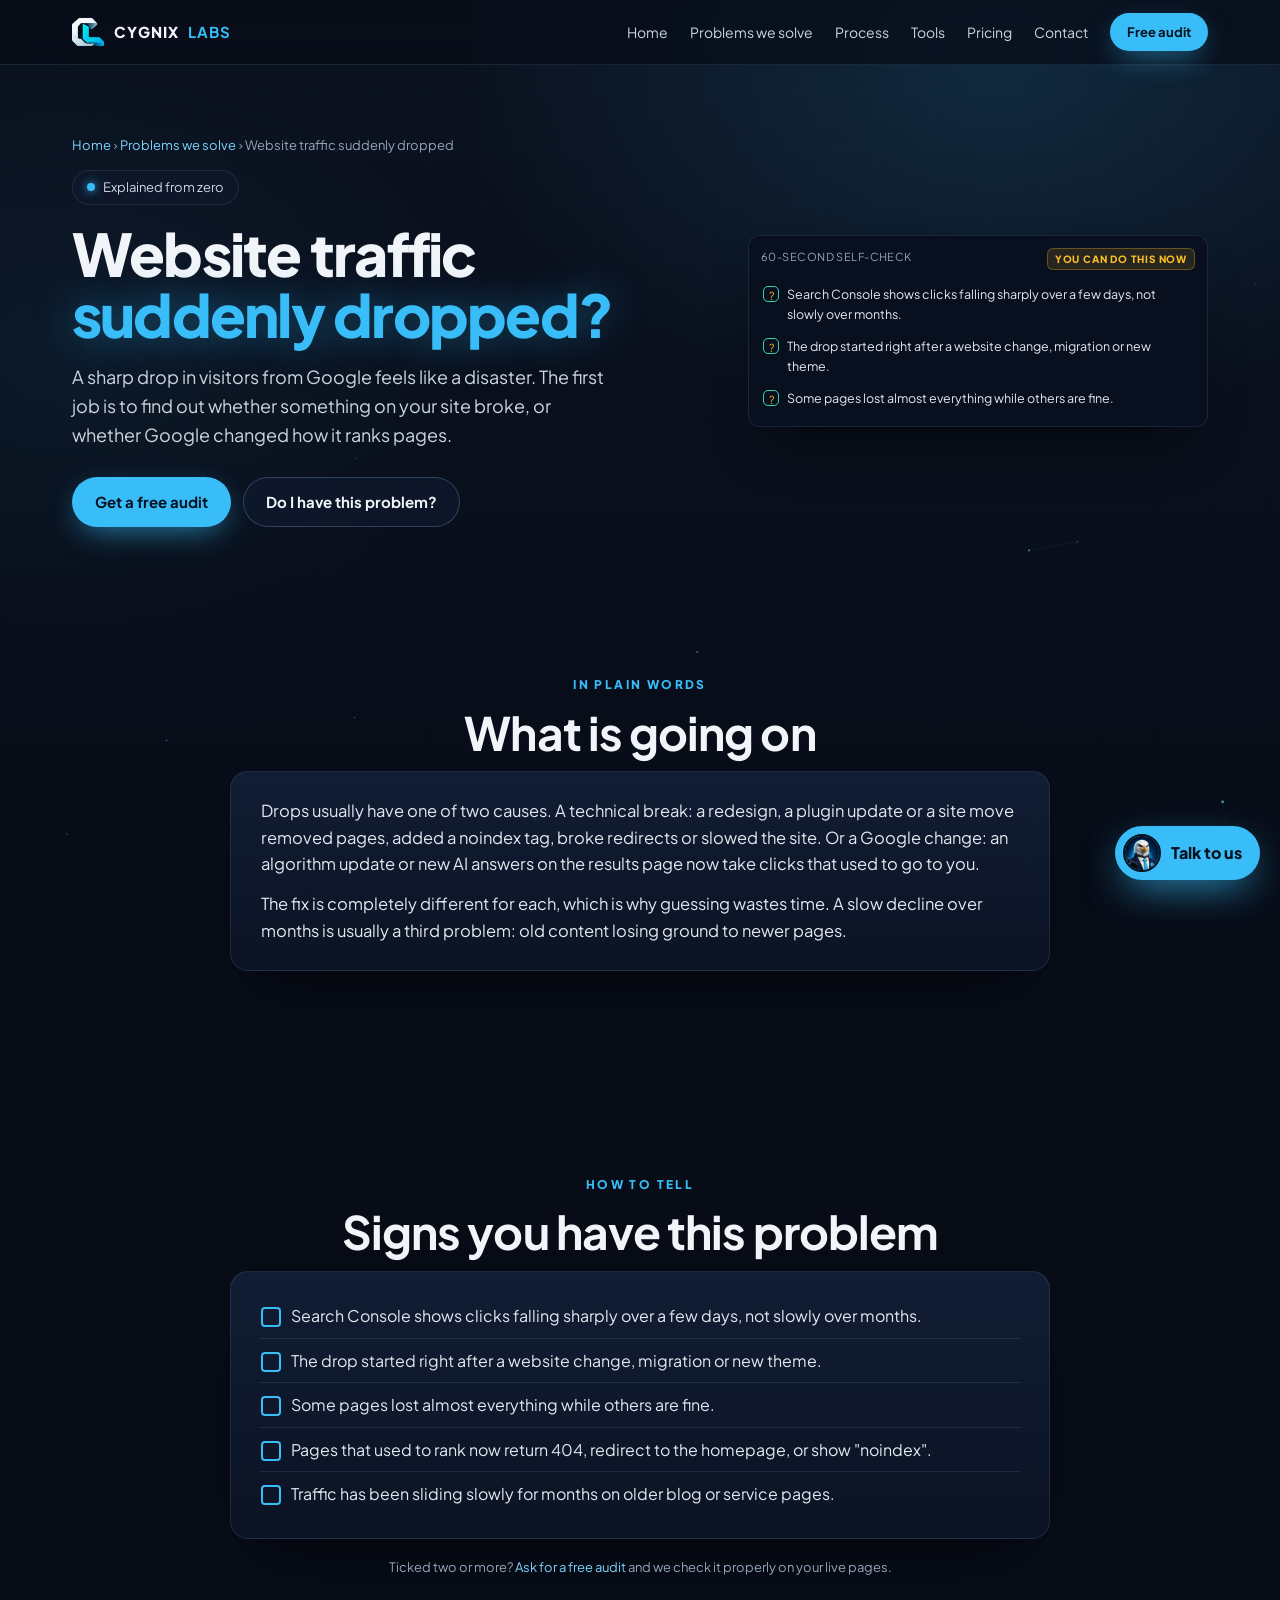
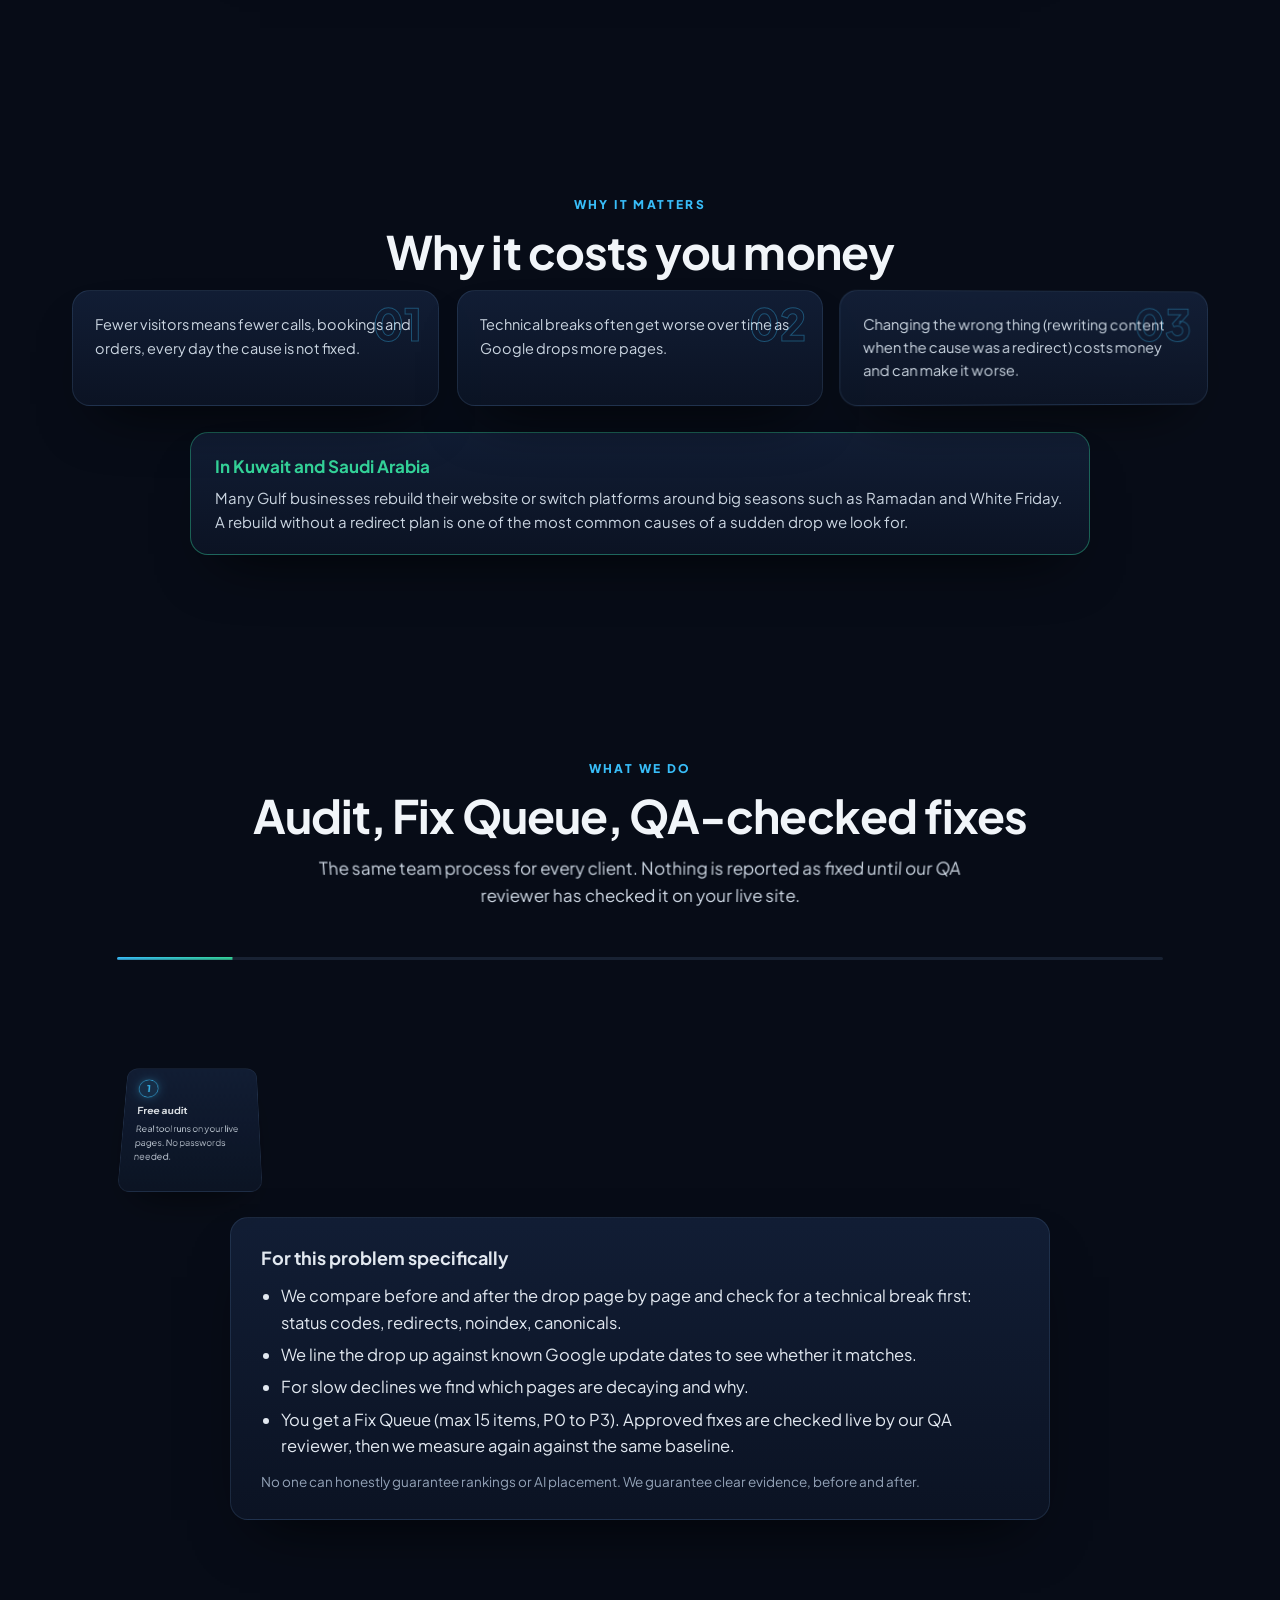
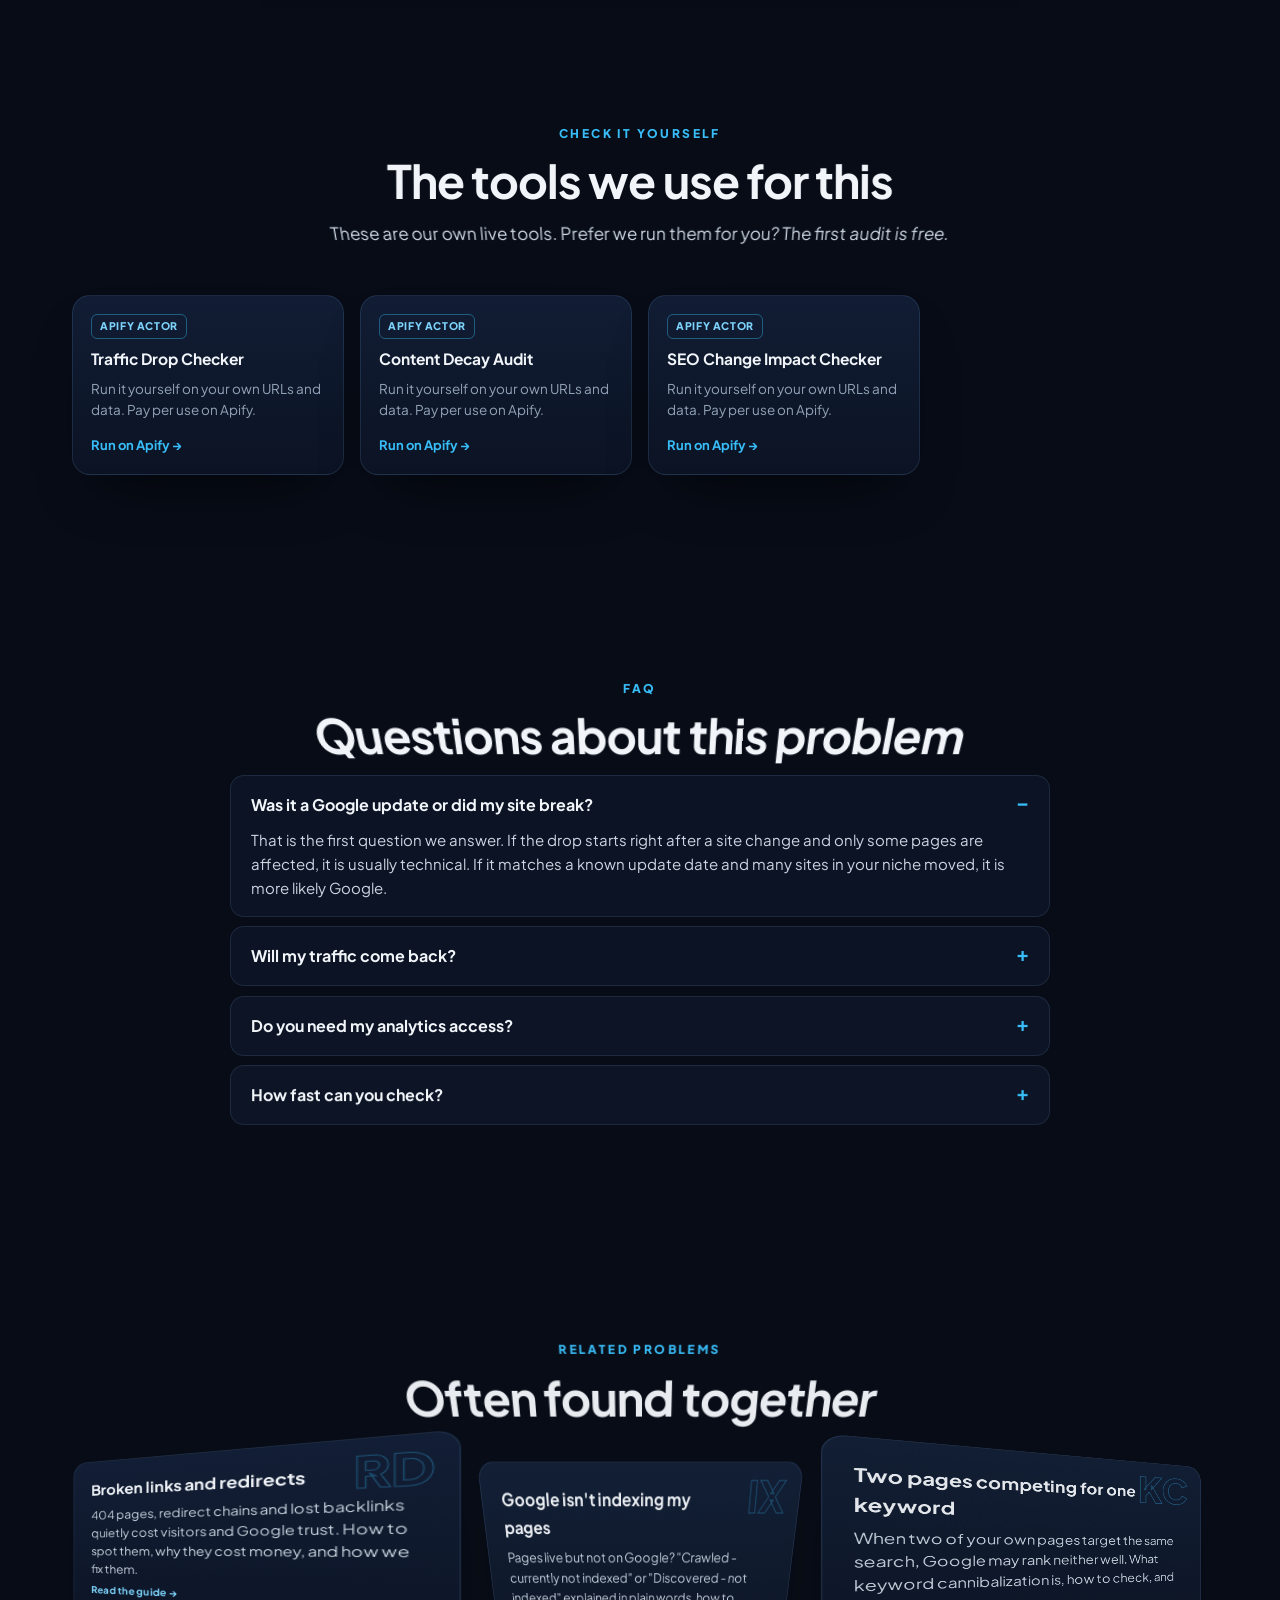
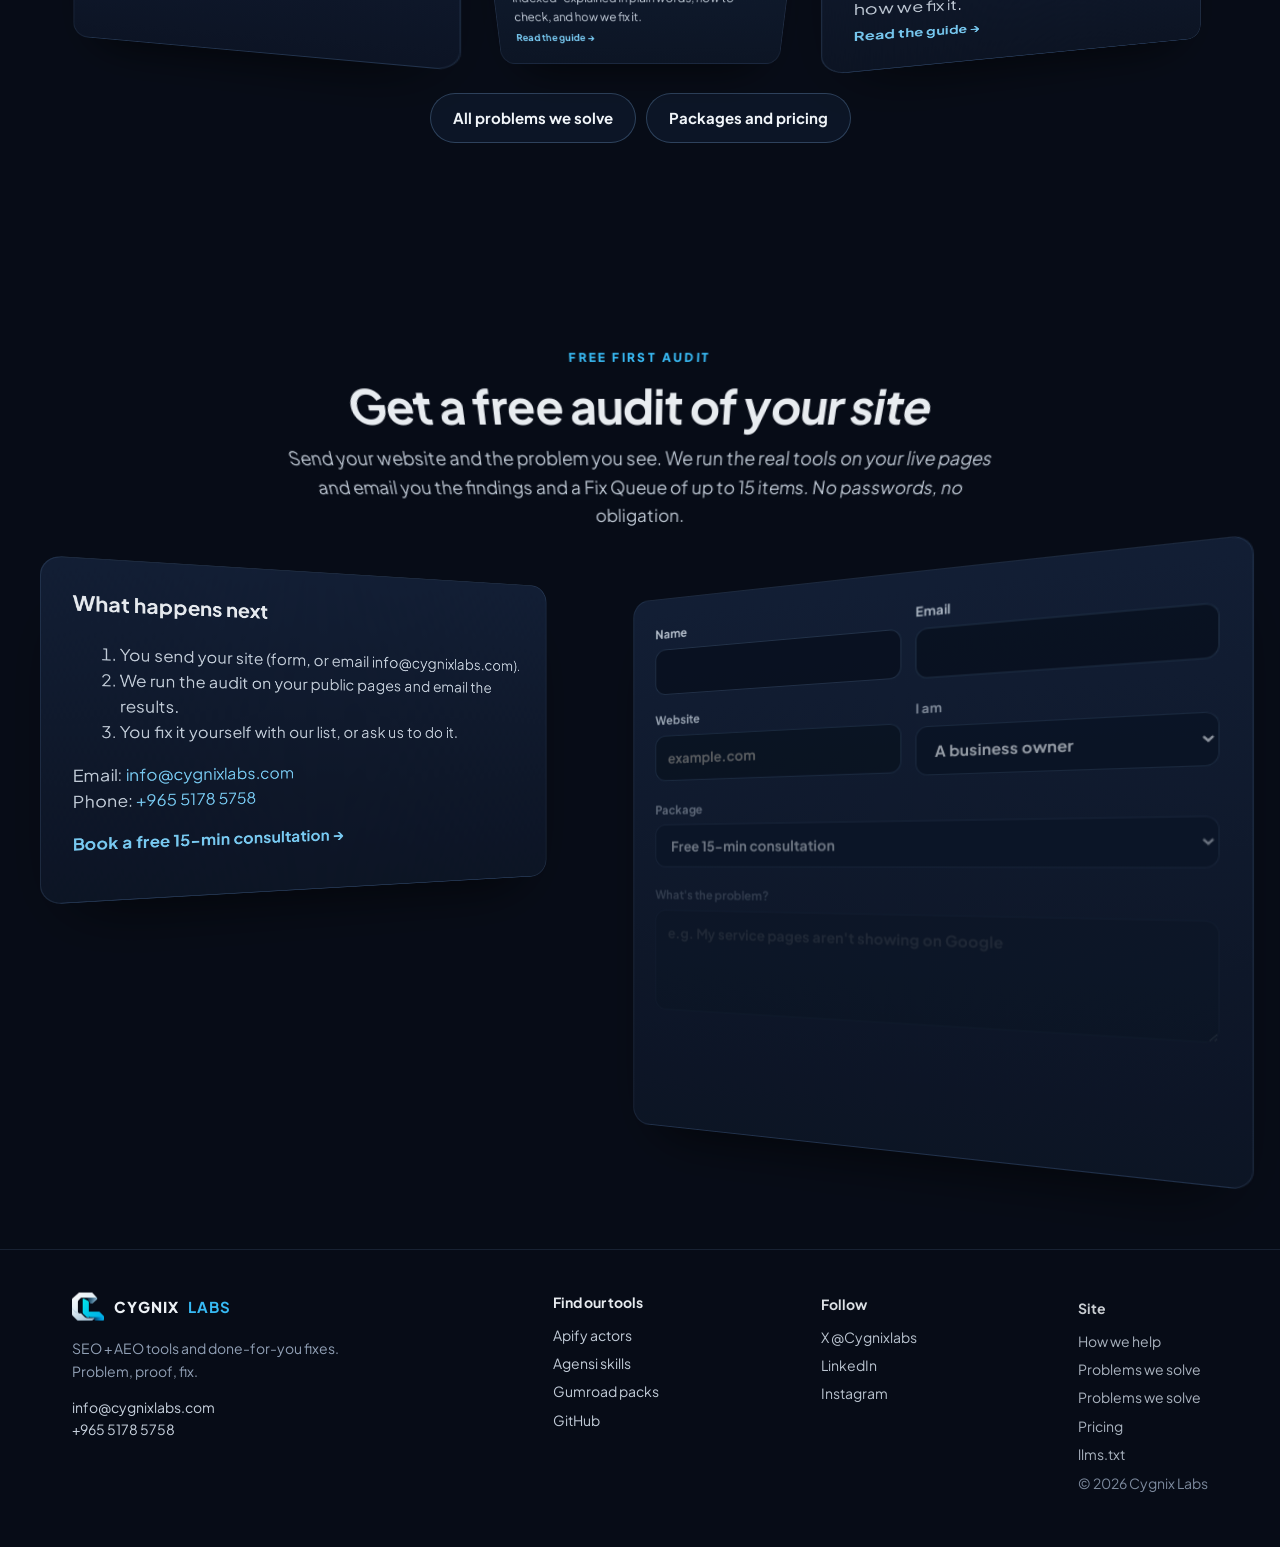
<file: website-traffic-suddenly-dropped.html>
<!doctype html>
<html lang="en">
<head>
<meta charset="utf-8">
<meta name="viewport" content="width=device-width,initial-scale=1,viewport-fit=cover">
<title>Website traffic suddenly dropped? How to find the real cause | Cygnix Labs</title>
<meta name="description" content="A sudden drop in Google traffic is either a technical break on your site or a Google change. How to tell which, why it matters, and how we find and fix the cause.">
<link rel="canonical" href="https://skills.cygnixlabs.com/website-traffic-suddenly-dropped.html">
<meta name="robots" content="index,follow,max-image-preview:large">
<meta name="theme-color" content="#0B1220">
<meta name="author" content="Cygnix Labs">
<meta property="og:type" content="article">
<meta property="og:site_name" content="Cygnix Labs">
<meta property="og:title" content="Website traffic suddenly dropped? | Cygnix Labs">
<meta property="og:description" content="A sudden drop in Google traffic is either a technical break on your site or a Google change. How to tell which, why it matters, and how we find and fix the cause.">
<meta property="og:url" content="https://skills.cygnixlabs.com/website-traffic-suddenly-dropped.html">
<meta property="og:image" content="https://skills.cygnixlabs.com/assets/img/og.jpg">
<meta property="og:image:width" content="1200"><meta property="og:image:height" content="630">
<meta property="og:image:alt" content="The Cygnix Labs eagle next to the headline: Get found on Google and in AI answers">
<meta name="twitter:card" content="summary_large_image">
<meta name="twitter:site" content="@Cygnixlabs">
<meta name="twitter:title" content="Website traffic suddenly dropped? | Cygnix Labs">
<meta name="twitter:description" content="A sudden drop in Google traffic is either a technical break on your site or a Google change. How to tell which, why it matters, and how we find and fix the cause.">
<meta name="twitter:image" content="https://skills.cygnixlabs.com/assets/img/og.jpg">
<link rel="icon" type="image/png" href="favicon.png">
<link rel="apple-touch-icon" href="apple-touch-icon.png">
<link rel="preload" href="assets/fonts/jakarta.woff2" as="font" type="font/woff2" crossorigin>
<link rel="alternate" type="text/plain" title="llms.txt" href="llms.txt">
<script>(function(){var d=document.documentElement,r=matchMedia('(prefers-reduced-motion: reduce)').matches;if(!r){d.classList.add('motion');if(matchMedia('(min-width: 981px)').matches&&!(navigator.deviceMemory&&navigator.deviceMemory<4))d.classList.add('motion-lg');}})();</script>
<link rel="stylesheet" href="assets/css/site.css?v=202611091029">
<link rel="stylesheet" href="assets/css/assist.css?v=202611091029">
<script type="application/ld+json">{"@context":"https://schema.org","@graph":[{"@type":"Organization","@id":"https://skills.cygnixlabs.com/#org","name":"Cygnix Labs","url":"https://skills.cygnixlabs.com/","logo":"https://skills.cygnixlabs.com/apple-touch-icon.png","image":"https://skills.cygnixlabs.com/assets/img/og.jpg","email":"info@cygnixlabs.com","description":"Cygnix Labs is a done-for-you SEO and AEO (AI search) team. We fix websites that customers can't find on Google, Google Maps or in AI answers such as ChatGPT: free audit, a ranked Fix Queue, and every fix QA-checked.","sameAs":["https://x.com/Cygnixlabs","https://www.linkedin.com/company/cygnix-labs","https://www.instagram.com/cygnix.labs/","https://apify.com/cygnix_labs","https://agensi.io/creators/cygnix-labs","https://cygnixlabs.gumroad.com/","https://github.com/cygnixlabs-cmd"],"telephone":"+96551785758","address":{"@type":"PostalAddress","streetAddress":"Floor 1, Office 48, Al Rehab Complex, Tunisia Street","addressLocality":"Hawalli","addressCountry":"KW"},"contactPoint":{"@type":"ContactPoint","contactType":"sales","email":"info@cygnixlabs.com","telephone":"+96551785758","availableLanguage":["English"]}},{"@type":"WebSite","@id":"https://skills.cygnixlabs.com/#site","url":"https://skills.cygnixlabs.com/","name":"Cygnix Labs","publisher":{"@id":"https://skills.cygnixlabs.com/#org"}},{"@type":"WebPage","@id":"https://skills.cygnixlabs.com/website-traffic-suddenly-dropped.html#page","url":"https://skills.cygnixlabs.com/website-traffic-suddenly-dropped.html","name":"Website traffic suddenly dropped? How to find the real cause | Cygnix Labs","description":"A sudden drop in Google traffic is either a technical break on your site or a Google change. How to tell which, why it matters, and how we find and fix the cause.","inLanguage":"en","isPartOf":{"@id":"https://skills.cygnixlabs.com/#site"},"about":{"@id":"https://skills.cygnixlabs.com/website-traffic-suddenly-dropped.html#service"},"breadcrumb":{"@type":"BreadcrumbList","itemListElement":[{"@type":"ListItem","position":1,"name":"Home","item":"https://skills.cygnixlabs.com/"},{"@type":"ListItem","position":2,"name":"Problems we solve","item":"https://skills.cygnixlabs.com/problems.html"},{"@type":"ListItem","position":3,"name":"Website traffic suddenly dropped","item":"https://skills.cygnixlabs.com/website-traffic-suddenly-dropped.html"}]},"dateModified":"2026-11-09","publisher":{"@id":"https://skills.cygnixlabs.com/#org"}},{"@type":"Service","@id":"https://skills.cygnixlabs.com/website-traffic-suddenly-dropped.html#service","name":"Fix: Website traffic suddenly dropped","description":"A sudden drop in Google traffic is either a technical break on your site or a Google change. How to tell which, why it matters, and how we find and fix the cause.","provider":{"@id":"https://skills.cygnixlabs.com/#org"},"serviceType":"SEO and AEO (AI search) audit and fixes","areaServed":[{"@type":"Country","name":"Kuwait"},{"@type":"Country","name":"Saudi Arabia"},{"@type":"Country","name":"United Arab Emirates"},{"@type":"Country","name":"Qatar"},{"@type":"Country","name":"Bahrain"},{"@type":"Country","name":"Oman"},{"@type":"Country","name":"United Kingdom"},{"@type":"Country","name":"United States"},{"@type":"Country","name":"Canada"},{"@type":"Country","name":"Australia"}],"url":"https://skills.cygnixlabs.com/website-traffic-suddenly-dropped.html","offers":{"@type":"Offer","name":"Free first audit","price":"0","priceCurrency":"USD","url":"https://skills.cygnixlabs.com/website-traffic-suddenly-dropped.html#contact","availability":"https://schema.org/InStock","seller":{"@id":"https://skills.cygnixlabs.com/#org"}}},{"@type":"FAQPage","@id":"https://skills.cygnixlabs.com/website-traffic-suddenly-dropped.html#faq","mainEntity":[{"@type":"Question","name":"Was it a Google update or did my site break?","acceptedAnswer":{"@type":"Answer","text":"That is the first question we answer. If the drop starts right after a site change and only some pages are affected, it is usually technical. If it matches a known update date and many sites in your niche moved, it is more likely Google."}},{"@type":"Question","name":"Will my traffic come back?","acceptedAnswer":{"@type":"Answer","text":"If the cause was technical and it gets fixed, recovery is common but not guaranteed. If Google changed what it shows, the plan is to adapt the pages rather than wait. We report recovery only when we can measure it."}},{"@type":"Question","name":"Do you need my analytics access?","acceptedAnswer":{"@type":"Answer","text":"Search Console access gives the best diagnosis. You add us as a user with a limited role. We never need passwords."}},{"@type":"Question","name":"How fast can you check?","acceptedAnswer":{"@type":"Answer","text":"A first diagnosis normally starts the same week. Tell us the date the drop started when you write to us."}}]}]}</script>
</head>
<body>
<div class="bg-grid" aria-hidden="true"></div><canvas id="bg-fx" aria-hidden="true"></canvas>
<a class="skip" href="#main">Skip to content</a>
<header class="nav"><div class="wrap">
 <a class="logo" href="./" aria-label="Cygnix Labs home"><img src="assets/brand/cygnix-mark-64.png" srcset="assets/brand/cygnix-mark-64.png 1x, assets/brand/cygnix-mark-120.png 2x" width="32" height="32" alt="" style="width:32px;height:32px;object-fit:contain">CYGNIX <b>LABS</b></a>
 <nav aria-label="Main"><a href="./">Home</a><a href="problems.html" aria-current="page">Problems we solve</a><a href="./#process">Process</a><a href="./#tools">Tools</a><a href="pricing.html">Pricing</a><a href="#contact">Contact</a></nav>
 <a class="mlink" href="problems.html">Problems</a>
 <a class="btn btn-p btn-sm" href="#contact" data-package="Free audit">Free audit</a>
</div></header>

<main id="main">
<section class="phero" id="top" aria-label="Website traffic suddenly dropped?"><div class="wrap">
 <div>
  <p class="crumbs"><a href="./">Home</a> › <a href="problems.html">Problems we solve</a> › Website traffic suddenly dropped</p>
  <span class="pill"><span class="dot"></span>Explained from zero</span>
  <h1>Website traffic <span class="c">suddenly dropped?</span></h1>
  <p class="lead">A sharp drop in visitors from Google feels like a disaster. The first job is to find out whether something on your site broke, or whether Google changed how it ranks pages.</p>
  <div class="ctas"><a class="btn btn-p" href="#contact" data-package="Free audit" data-msg="Free audit request (Website traffic suddenly dropped). My website: ">Get a free audit</a><a class="btn btn-g" href="#signs">Do I have this problem?</a></div>
 </div>
 <div class="mock pcheck glass" aria-label="Quick self-check"><div class="mh"><span>60-SECOND SELF-CHECK</span><span class="tag">YOU CAN DO THIS NOW</span></div>
  <div class="chk"><i>?</i>Search Console shows clicks falling sharply over a few days, not slowly over months.</div><div class="chk"><i>?</i>The drop started right after a website change, migration or new theme.</div><div class="chk"><i>?</i>Some pages lost almost everything while others are fine.</div>
 </div>
</div></section>

<section id="plain"><div class="wrap">
 <p class="eyebrow">In plain words</p>
 <h2>What is going on</h2>
 <div class="prose glass rv"><p>Drops usually have one of two causes. A technical break: a redesign, a plugin update or a site move removed pages, added a noindex tag, broke redirects or slowed the site. Or a Google change: an algorithm update or new AI answers on the results page now take clicks that used to go to you.</p><p>The fix is completely different for each, which is why guessing wastes time. A slow decline over months is usually a third problem: old content losing ground to newer pages.</p></div>
</div></section>

<section id="signs"><div class="wrap">
 <p class="eyebrow">How to tell</p>
 <h2>Signs you have this problem</h2>
 <ul class="checklist glass rv"><li>Search Console shows clicks falling sharply over a few days, not slowly over months.</li><li>The drop started right after a website change, migration or new theme.</li><li>Some pages lost almost everything while others are fine.</li><li>Pages that used to rank now return 404, redirect to the homepage, or show &quot;noindex&quot;.</li><li>Traffic has been sliding slowly for months on older blog or service pages.</li></ul>
 <p class="note">Ticked two or more? <a href="#contact" data-package="Free audit" data-msg="Free audit request (Website traffic suddenly dropped). My website: ">Ask for a free audit</a> and we check it properly on your live pages.</p>
</div></section>

<section id="cost"><div class="wrap">
 <p class="eyebrow">Why it matters</p>
 <h2>Why it costs you money</h2>
 <div class="finds"><article class="find glass"><span class="fi" aria-hidden="true">01</span><p>Fewer visitors means fewer calls, bookings and orders, every day the cause is not fixed.</p></article><article class="find glass"><span class="fi" aria-hidden="true">02</span><p>Technical breaks often get worse over time as Google drops more pages.</p></article><article class="find glass"><span class="fi" aria-hidden="true">03</span><p>Changing the wrong thing (rewriting content when the cause was a redirect) costs money and can make it worse.</p></article></div>
 <div class="gulf glass rv"><h3>In Kuwait and Saudi Arabia</h3><p>Many Gulf businesses rebuild their website or switch platforms around big seasons such as Ramadan and White Friday. A rebuild without a redirect plan is one of the most common causes of a sudden drop we look for.</p></div>
</div></section>

<section id="process"><div class="wrap">
 <p class="eyebrow">What we do</p>
 <h2>Audit, Fix Queue, QA-checked fixes</h2>
 <p class="sub">The same team process for every client. Nothing is reported as fixed until our QA reviewer has checked it on your live site.</p>
 <div class="proc">
  <div class="proc-line" aria-hidden="true"><span></span></div>
  <div class="pstep glass"><span class="pn">1</span><h3>Free audit</h3><p>Real tool runs on your live pages. No passwords needed.</p></div>
  <div class="pstep glass"><span class="pn">2</span><h3>Fix Queue</h3><p>Up to 15 fixes, ranked P0 (urgent) to P3 (nice to have), each with evidence.</p></div>
  <div class="pstep glass"><span class="pn">3</span><h3>Your approval</h3><p>Anything your customers will read is approved by you before it goes live.</p></div>
  <div class="pstep glass"><span class="pn">4</span><h3>Specialist fixes</h3><p>Our SEO and AI-search specialists make the changes, or hand your developer the exact list.</p></div>
  <div class="pstep glass"><span class="pn">5</span><h3>QA-checked</h3><p>A separate QA reviewer checks every fix on your live site before we call it done.</p></div>
 </div>
 <div class="prose glass rv"><h3>For this problem specifically</h3><ul><li>We compare before and after the drop page by page and check for a technical break first: status codes, redirects, noindex, canonicals.</li><li>We line the drop up against known Google update dates to see whether it matches.</li><li>For slow declines we find which pages are decaying and why.</li><li>You get a Fix Queue (max 15 items, P0 to P3). Approved fixes are checked live by our QA reviewer, then we measure again against the same baseline.</li></ul><p class="small">No one can honestly guarantee rankings or AI placement. We guarantee clear evidence, before and after.</p></div>
</div></section>

<section id="tools"><div class="wrap">
 <p class="eyebrow">Check it yourself</p>
 <h2>The tools we use for this</h2>
 <p class="sub">These are our own live tools. Prefer we run them for you? The first audit is free.</p>
 <div class="grid"><a class="tool glass" href="https://apify.com/cygnix_labs/traffic-drop-emergency-check" target="_blank" rel="noopener"><div class="meta"><span class="badge apify">Apify actor</span></div><h3>Traffic Drop Checker</h3><p>Run it yourself on your own URLs and data. Pay per use on Apify.</p><div class="ft"><span class="go">Run on Apify →</span></div></a><a class="tool glass" href="https://apify.com/cygnix_labs/content-decay-audit" target="_blank" rel="noopener"><div class="meta"><span class="badge apify">Apify actor</span></div><h3>Content Decay Audit</h3><p>Run it yourself on your own URLs and data. Pay per use on Apify.</p><div class="ft"><span class="go">Run on Apify →</span></div></a><a class="tool glass" href="https://apify.com/cygnix_labs/seo-change-impact-checker" target="_blank" rel="noopener"><div class="meta"><span class="badge apify">Apify actor</span></div><h3>SEO Change Impact Checker</h3><p>Run it yourself on your own URLs and data. Pay per use on Apify.</p><div class="ft"><span class="go">Run on Apify →</span></div></a></div>
</div></section>

<section id="faq"><div class="wrap">
 <p class="eyebrow">FAQ</p>
 <h2>Questions about this problem</h2>
 <div class="faq"><details open><summary>Was it a Google update or did my site break?</summary><p>That is the first question we answer. If the drop starts right after a site change and only some pages are affected, it is usually technical. If it matches a known update date and many sites in your niche moved, it is more likely Google.</p></details><details><summary>Will my traffic come back?</summary><p>If the cause was technical and it gets fixed, recovery is common but not guaranteed. If Google changed what it shows, the plan is to adapt the pages rather than wait. We report recovery only when we can measure it.</p></details><details><summary>Do you need my analytics access?</summary><p>Search Console access gives the best diagnosis. You add us as a user with a limited role. We never need passwords.</p></details><details><summary>How fast can you check?</summary><p>A first diagnosis normally starts the same week. Tell us the date the drop started when you write to us.</p></details></div>
</div></section>

<section id="related"><div class="wrap">
 <p class="eyebrow">Related problems</p>
 <h2>Often found together</h2>
 <div class="finds"><a class="find glass" href="broken-links-and-redirects-losing-customers.html"><span class="fi" aria-hidden="true">RD</span><h3>Broken links and redirects</h3><p>404 pages, redirect chains and lost backlinks quietly cost visitors and Google trust. How to spot them, why they cost money, and how we fix them.</p><small>Read the guide →</small></a><a class="find glass" href="google-not-indexing-my-pages.html"><span class="fi" aria-hidden="true">IX</span><h3>Google isn&#x27;t indexing my pages</h3><p>Pages live but not on Google? &quot;Crawled - currently not indexed&quot; or &quot;Discovered - not indexed&quot; explained in plain words, how to check, and how we fix it.</p><small>Read the guide →</small></a><a class="find glass" href="two-pages-competing-for-the-same-keyword.html"><span class="fi" aria-hidden="true">KC</span><h3>Two pages competing for one keyword</h3><p>When two of your own pages target the same search, Google may rank neither well. What keyword cannibalization is, how to check, and how we fix it.</p><small>Read the guide →</small></a></div>
 <div class="flow"><a class="btn btn-g" href="problems.html">All problems we solve</a><a class="btn btn-g" href="pricing.html">Packages and pricing</a></div>
</div></section>
<section id="contact"><div class="wrap">
 <p class="eyebrow">Free first audit</p>
 <h2>Get a free audit of your site</h2>
 <p class="sub">Send your website and the problem you see. We run the real tools on your live pages and email you the findings and a Fix Queue of up to 15 items. No passwords, no obligation.</p>
 <div class="contact">
  <div class="side glass rv">
   <h3>What happens next</h3>
   <ol><li>You send your site (form, or email info@cygnixlabs.com).</li><li>We run the audit on your public pages and email the results.</li><li>You fix it yourself with our list, or ask us to do it.</li></ol>
   <p>Email: <a href="mailto:info@cygnixlabs.com?subject=Free%20audit%3A%20Website%20traffic%20suddenly%20dropped">info@cygnixlabs.com</a><br>Phone: <a href="tel:+96551785758">+965 5178 5758</a></p>
   <p><a href="?package=consultation#contact" data-package="Free 15-min consultation" data-msg="I would like a free 15-min consultation about: Website traffic suddenly dropped"><b>Book a free 15-min consultation →</b></a></p>
  </div>
  <form class="f glass rv" id="contact-form" novalidate>
   <div class="two"><label>Name<input name="name" required autocomplete="name"></label><label>Email<input name="email" type="email" required autocomplete="email"></label></div>
   <div class="two"><label>Website<input name="website" type="text" placeholder="example.com" autocomplete="url"></label>
    <label>I am<select name="type"><option>A business owner</option><option>An agency</option><option>An online store</option><option>Other</option></select></label></div>
   <label>Package<select name="package"><option>Free 15-min consultation</option><option>Free audit</option><option>Free sample audit (agencies)</option><option>White-label audit — $99</option><option>White-label 4-pack — $299</option><option>Monitor — $29/mo</option><option>Growth — $59/mo</option><option>Agency — $99/mo (5 white-label sites)</option><option>Quick Audit — $79</option><option>Full Audit — $199</option><option>Fix Sprint — $299</option><option>Talk to us (chat)</option><option>Just a question</option></select></label>
   <label>What's the problem?<textarea name="message" placeholder="e.g. My service pages aren't showing on Google"></textarea></label>
   <input class="hp" type="text" name="_honey" tabindex="-1" autocomplete="off" aria-hidden="true">
   <button class="btn btn-p" type="submit">Send</button>
   <p class="status" role="status" aria-live="polite"></p>
  </form>
 </div>
</div></section>
</main>

<footer><div class="wrap">
 <div><a class="logo" href="./"><img src="assets/brand/cygnix-mark-64.png" srcset="assets/brand/cygnix-mark-64.png 1x, assets/brand/cygnix-mark-120.png 2x" width="32" height="32" alt="" style="width:32px;height:32px;object-fit:contain">CYGNIX <b>LABS</b></a><p style="max-width:320px">SEO + AEO tools and done-for-you fixes. Problem, proof, fix.</p><p><a href="mailto:info@cygnixlabs.com">info@cygnixlabs.com</a><br><a href="tel:+96551785758">+965 5178 5758</a></p></div>
 <div><h4>Find our tools</h4><ul><li><a href="https://apify.com/cygnix_labs" target="_blank" rel="noopener">Apify actors</a></li><li><a href="https://agensi.io/creators/cygnix-labs" target="_blank" rel="noopener">Agensi skills</a></li><li><a href="https://cygnixlabs.gumroad.com/" target="_blank" rel="noopener">Gumroad packs</a></li><li><a href="https://github.com/cygnixlabs-cmd/cygnix-seo-skills" target="_blank" rel="noopener">GitHub</a></li></ul></div>
 <div><h4>Follow</h4><ul><li><a href="https://x.com/Cygnixlabs" target="_blank" rel="noopener">X @Cygnixlabs</a></li><li><a href="https://www.linkedin.com/company/cygnix-labs" target="_blank" rel="noopener">LinkedIn</a></li><li><a href="https://www.instagram.com/cygnix.labs/" target="_blank" rel="noopener">Instagram</a></li></ul></div>
 <div><h4>Site</h4><ul><li><a href="./#how">How we help</a></li><li><a href="problems.html">Problems we solve</a></li><li><a href="problems.html">Problems we solve</a></li><li><a href="pricing.html">Pricing</a></li><li><a href="llms.txt">llms.txt</a></li><li>© 2026 Cygnix Labs</li></ul></div>
</div></footer>

<button class="chat-fab" id="chat-fab" type="button" aria-controls="chat" aria-expanded="false"><img src="assets/img/eagle-360.webp" alt="" width="38" height="38" loading="lazy"><span>Talk to us</span></button>
<div class="chat" id="chat" role="dialog" aria-label="Talk to us: Cygnix guide">
 <div class="chat-h"><img src="assets/img/eagle-360.webp" alt="" width="40" height="40" loading="lazy"><div><b>Cygnix guide</b><small>Automated guide · the team replies by email</small></div><button class="chat-x" type="button" aria-label="Close chat">×</button></div>
 <div class="chat-b" data-lenis-prevent></div>
 <form class="chat-f"><input type="text" placeholder="Describe your problem…" aria-label="Describe your problem" maxlength="300"><button class="btn btn-p btn-sm" type="submit">Send</button></form>
 <div class="chat-note">Not a live chat. Use “Send this to the Cygnix team” and we reply by email.</div>
</div>
<script src="assets/vendor/gsap.min.js" defer></script>
<script src="assets/vendor/ScrollTrigger.min.js" defer></script>
<script src="assets/vendor/lenis.min.js" defer></script>
<script src="assets/js/main.js?v=202611091029" defer></script>
<script src="assets/js/motion.js?v=202611091029" defer></script>
</body>
</html>
</file>
<file: assets/css/site.css>
@font-face{font-family:"Plus Jakarta Sans";src:url(../fonts/jakarta.woff2) format("woff2");font-weight:200 800;font-display:swap}
:root{--bg:#0B1220;--bg2:#070C17;--card:#0F1A2E;--card2:#13213A;--line:rgba(148,197,255,.12);--cyan:#38BDF8;--cyan2:#7DD3FC;--text:#F1F5F9;--muted:#94A3B8;--red:#F87171;--amber:#FBBF24;--green:#34D399;--r:18px;--max:1180px;
--font:"Plus Jakarta Sans",system-ui,-apple-system,"Segoe UI",Roboto,Arial,sans-serif}
*{box-sizing:border-box}html{scroll-behavior:smooth}
body{margin:0;background:var(--bg2);color:var(--text);font-family:var(--font);line-height:1.6;-webkit-font-smoothing:antialiased;overflow-x:hidden}
body:before{content:"";position:fixed;inset:0;z-index:-1;background:
radial-gradient(900px 600px at 78% 8%,rgba(56,189,248,.14),transparent 60%),
radial-gradient(700px 500px at 5% 40%,rgba(56,189,248,.06),transparent 60%),
linear-gradient(var(--bg),var(--bg2));}

a{color:var(--cyan2);text-decoration:none}a:hover{text-decoration:underline}
img{max-width:100%;display:block}
.wrap{max-width:var(--max);margin:0 auto;padding:0 22px}
.skip{position:absolute;left:-999px}.skip:focus{left:12px;top:12px;z-index:99;background:var(--cyan);color:#001;padding:8px 12px;border-radius:8px}
/* nav */
.nav{position:sticky;top:0;z-index:50;backdrop-filter:blur(14px);-webkit-backdrop-filter:blur(14px);background:rgba(7,12,23,.72);border-bottom:1px solid var(--line)}
.nav .wrap{display:flex;align-items:center;gap:22px;height:64px}
.logo{display:flex;align-items:center;gap:10px;font-weight:800;letter-spacing:.06em;color:var(--text);font-size:15px}
.logo:hover{text-decoration:none}.logo b{color:var(--cyan)}
.logo svg{width:26px;height:26px}
.nav nav{margin-left:auto;display:flex;gap:22px;font-size:14px}
.nav nav a{color:#CBD5E1}.nav nav a:hover{color:var(--text);text-decoration:none}
.btn{display:inline-flex;align-items:center;justify-content:center;gap:8px;border-radius:999px;padding:12px 22px;font-weight:700;font-size:15px;border:1px solid transparent;cursor:pointer;font-family:inherit;transition:transform .15s,box-shadow .2s,background .2s;white-space:nowrap}
.btn:hover{text-decoration:none;transform:translateY(-1px)}
.btn-p{background:var(--cyan);color:#04121F;box-shadow:0 0 0 0 rgba(56,189,248,.5),0 10px 30px -8px rgba(56,189,248,.65)}
.btn-p:hover{box-shadow:0 0 0 6px rgba(56,189,248,.15),0 14px 36px -8px rgba(56,189,248,.8)}
.btn-g{background:rgba(15,26,46,.7);color:var(--text);border-color:rgba(148,197,255,.25)}
.btn-g:hover{border-color:var(--cyan)}
.btn-sm{padding:8px 16px;font-size:13px}
/* hero */
.hero{position:relative;min-height:calc(100vh - 64px);display:flex;align-items:center;padding:40px 0 60px}
.hero .wrap{display:grid;grid-template-columns:1.02fr 1fr;gap:30px;align-items:center;width:100%}
.pill{display:inline-flex;align-items:center;gap:8px;font-size:13px;color:#CBD5E1;border:1px solid var(--line);background:rgba(15,26,46,.6);padding:6px 14px;border-radius:999px}
.dot{width:8px;height:8px;border-radius:50%;background:var(--cyan);box-shadow:0 0 10px var(--cyan);display:inline-block}
h1{font-size:clamp(38px,5.6vw,68px);line-height:1.04;letter-spacing:-.03em;margin:18px 0 18px;font-weight:800}
h1 .c{color:var(--cyan);text-shadow:0 0 40px rgba(56,189,248,.45)}
.lead{font-size:18px;color:#CBD5E1;max-width:540px;margin:0 0 28px}
.lead strong{color:var(--text)}
.ctas{display:flex;gap:12px;flex-wrap:wrap}
.ticks{display:flex;gap:18px;flex-wrap:wrap;margin-top:26px;font-size:13px;color:var(--muted);padding:0;list-style:none}
.ticks li{display:flex;align-items:center;gap:8px}
.stage{position:relative;height:min(620px,70vh);min-height:460px}
#scene{position:absolute;inset:-40px -40px -40px -40px;width:calc(100% + 80px);height:calc(100% + 80px);-webkit-mask-image:radial-gradient(ellipse 62% 60% at 50% 50%,#000 70%,transparent 100%);mask-image:radial-gradient(ellipse 62% 60% at 50% 50%,#000 70%,transparent 100%)}
.no3d #scene{display:none}
.hero{overflow-x:clip}
#scene canvas{display:block;width:100%!important;height:100%!important}
.stage-label{position:absolute;bottom:4px;right:0;font-size:11px;color:var(--muted);letter-spacing:.06em}
/* fallback (mobile / reduced motion / no webgl) */
.fallback{position:absolute;inset:0;display:none;perspective:1000px}
.no3d .fallback{display:block}
.fb-eagle{position:absolute;left:50%;top:50%;width:min(260px,58vw);aspect-ratio:1;transform:translate(-50%,-50%);border-radius:50%;box-shadow:0 0 80px rgba(56,189,248,.45);}
.fb-eagle img{width:100%;height:100%;border-radius:50%;object-fit:cover}
.fb-ring{position:absolute;left:50%;top:50%;width:min(440px,92vw);aspect-ratio:1;transform:translate(-50%,-50%) rotateX(68deg);border:1px solid rgba(56,189,248,.35);border-radius:50%;box-shadow:0 0 30px rgba(56,189,248,.2) inset}
.fb-card{position:absolute;font-size:12px;font-weight:700;padding:9px 12px;border-radius:12px;background:rgba(15,26,46,.92);border:1px solid rgba(56,189,248,.45);box-shadow:0 10px 30px -10px rgba(56,189,248,.6);white-space:nowrap;animation:bob 5s ease-in-out infinite}
.fb-card small{display:block;font-weight:500;color:var(--muted);font-size:10.5px}
.fb-card.bad{border-color:rgba(248,113,113,.55);box-shadow:0 10px 30px -12px rgba(248,113,113,.6)}
.fb-card.bad small{color:var(--red)}
.fb-card.ok small{color:var(--green)}
@keyframes bob{50%{transform:translateY(-10px)}}
/* sections */
section{padding:96px 0;position:relative}
.eyebrow{font-size:12px;letter-spacing:.2em;font-weight:800;color:var(--cyan);text-transform:uppercase;text-align:center}
h2{font-size:clamp(30px,4vw,46px);line-height:1.1;letter-spacing:-.02em;text-align:center;margin:10px auto 14px;max-width:820px}
.sub{color:#CBD5E1;text-align:center;max-width:680px;margin:0 auto 48px;font-size:17px}
.glass{background:linear-gradient(180deg,rgba(19,33,58,.85),rgba(12,21,38,.85));border:1px solid var(--line);border-radius:var(--r);box-shadow:0 30px 60px -30px rgba(0,0,0,.8)}
/* steps */
.steps{display:grid;grid-template-columns:repeat(3,1fr);gap:22px;perspective:1400px}
.step{padding:22px;transform-style:preserve-3d;transition:transform .6s cubic-bezier(.2,.7,.2,1),border-color .4s,box-shadow .4s}
.step:nth-child(1){transform:rotateY(10deg) rotateX(4deg)}
.step:nth-child(3){transform:rotateY(-10deg) rotateX(4deg)}
.step:hover,.step.lit{transform:none;border-color:rgba(56,189,248,.6);box-shadow:0 0 0 1px rgba(56,189,248,.25),0 30px 70px -30px rgba(56,189,248,.55)}
.num{display:inline-grid;place-items:center;width:28px;height:28px;border-radius:50%;border:1px solid var(--cyan);color:var(--cyan);font-weight:800;font-size:13px;margin-right:8px}
.step h3{display:flex;align-items:center;margin:0 0 6px;font-size:19px}
.step p{color:#CBD5E1;margin:0 0 16px;font-size:14.5px}
.mock{background:#08101F;border:1px solid var(--line);border-radius:12px;padding:12px;font-size:12.5px}
.mock .mh{display:flex;justify-content:space-between;color:var(--muted);font-size:11px;margin-bottom:8px;letter-spacing:.04em}
.tag{font-size:10px;font-weight:800;letter-spacing:.08em;padding:2px 7px;border-radius:6px;background:rgba(251,191,36,.12);color:var(--amber);border:1px solid rgba(251,191,36,.3)}
.row{display:flex;justify-content:space-between;gap:8px;padding:7px 8px;border-radius:8px;margin-top:5px;background:rgba(255,255,255,.02);border:1px solid rgba(255,255,255,.04)}
.row code{font-family:ui-monospace,Menlo,monospace;font-size:11.5px;color:#E2E8F0;overflow:hidden;text-overflow:ellipsis;white-space:nowrap}
.st{font-size:11px;font-weight:700;white-space:nowrap}.st.r{color:var(--red)}.st.a{color:var(--amber)}.st.g{color:var(--green)}.st.c{color:var(--cyan)}
.chk{display:flex;gap:8px;align-items:flex-start;padding:6px 2px;font-size:12.5px;color:#E2E8F0}
.chk i{flex:none;width:16px;height:16px;border-radius:5px;border:1px solid var(--green);display:grid;place-items:center;font-style:normal;font-size:11px;color:var(--green);margin-top:2px}
.flow{display:flex;justify-content:center;gap:10px;margin-top:30px;flex-wrap:wrap;color:var(--muted);font-size:14px}
/* audience */
.aud{display:grid;grid-template-columns:repeat(3,1fr);gap:18px}
.aud .glass{padding:22px}
.aud h3{margin:0 0 6px;font-size:18px}.aud p{margin:0;color:#CBD5E1;font-size:14.5px}
.aud ul{margin:10px 0 0;padding-left:18px;color:#CBD5E1;font-size:14px}
/* tools */
.tabs{display:flex;justify-content:center;gap:8px;flex-wrap:wrap;margin-bottom:26px}
.tab{background:rgba(15,26,46,.7);border:1px solid var(--line);color:#CBD5E1;padding:8px 16px;border-radius:999px;cursor:pointer;font:inherit;font-size:14px;font-weight:600}
.tab[aria-selected=true]{background:var(--cyan);color:#04121F;border-color:var(--cyan)}
.grid{display:grid;grid-template-columns:repeat(auto-fill,minmax(260px,1fr));gap:16px}
.tool{display:flex;flex-direction:column;padding:18px;transition:transform .3s,border-color .3s,box-shadow .3s;color:var(--text)}
.tool:hover{text-decoration:none;transform:translateY(-4px) rotateX(3deg);border-color:rgba(56,189,248,.55);box-shadow:0 24px 50px -24px rgba(56,189,248,.5)}
.tool .meta{display:flex;gap:6px;flex-wrap:wrap;margin-bottom:10px}
.badge{font-size:10.5px;font-weight:800;letter-spacing:.06em;text-transform:uppercase;padding:3px 8px;border-radius:6px;border:1px solid var(--line);color:var(--muted)}
.badge.apify{color:#7DD3FC;border-color:rgba(56,189,248,.4)}
.badge.agensi{color:#C4B5FD;border-color:rgba(196,181,253,.35)}
.tool h3{font-size:15.5px;line-height:1.35;margin:0 0 8px}
.tool p{font-size:13.5px;color:var(--muted);margin:0 0 14px;flex:1}
.tool .ft{display:flex;justify-content:space-between;align-items:center;font-size:13px}
.tool .price{color:var(--text);font-weight:700}
.tool .go{color:var(--cyan);font-weight:700}
.more{text-align:center;margin-top:24px}
.updated{text-align:center;color:var(--muted);font-size:12.5px;margin-top:14px}
/* pricing */
.plans{display:grid;grid-template-columns:repeat(3,1fr);gap:20px;align-items:stretch}
.plan{padding:26px;display:flex;flex-direction:column;position:relative}
.plan.hot{border-color:rgba(56,189,248,.6);box-shadow:0 0 0 1px rgba(56,189,248,.3),0 40px 80px -30px rgba(56,189,248,.45)}
.plan .ribbon{position:absolute;top:-12px;left:26px;background:var(--cyan);color:#04121F;font-size:11px;font-weight:800;padding:4px 10px;border-radius:999px;letter-spacing:.05em}
.plan h3{margin:0;font-size:18px}
.plan .amt{font-size:42px;font-weight:800;letter-spacing:-.02em;margin:8px 0 2px}
.plan .amt span{font-size:15px;color:var(--muted);font-weight:600}
.plan .for{color:var(--muted);font-size:14px;margin:0 0 14px}
.plan ul{list-style:none;padding:0;margin:0 0 22px;flex:1}
.plan li{padding:6px 0 6px 26px;position:relative;font-size:14.5px;color:#E2E8F0}
.plan li:before{content:"";position:absolute;left:2px;top:12px;width:12px;height:7px;border-left:2px solid var(--cyan);border-bottom:2px solid var(--cyan);transform:rotate(-45deg)}
.oneoff{display:grid;grid-template-columns:repeat(3,1fr);gap:20px;margin-top:22px}
.oneoff .plan .amt{font-size:32px}
.note{color:var(--muted);font-size:13px;text-align:center;margin-top:18px}
/* faq */
.faq{max-width:820px;margin:0 auto}
details{border:1px solid var(--line);border-radius:14px;background:rgba(15,26,46,.6);padding:16px 20px;margin-bottom:10px}
summary{cursor:pointer;font-weight:700;list-style:none;display:flex;justify-content:space-between;gap:10px}
summary::-webkit-details-marker{display:none}
summary:after{content:"+";color:var(--cyan);font-size:20px;line-height:1}
details[open] summary:after{content:"–"}
details p{color:#CBD5E1;margin:10px 0 0;font-size:15px}
/* contact */
.contact{display:grid;grid-template-columns:.9fr 1.1fr;gap:28px;align-items:start}
.contact .side{padding:26px}
.contact .side h3{margin-top:0}
.contact .side p,.contact .side li{color:#CBD5E1;font-size:15px}
form.f{padding:26px;display:grid;gap:14px}
.f .two{display:grid;grid-template-columns:1fr 1fr;gap:14px}
label{font-size:13px;font-weight:700;color:#CBD5E1;display:grid;gap:6px}
input,select,textarea{font:inherit;font-size:15px;color:var(--text);background:#08101F;border:1px solid rgba(148,197,255,.2);border-radius:12px;padding:12px 14px;width:100%}
input:focus,select:focus,textarea:focus{outline:none;border-color:var(--cyan);box-shadow:0 0 0 3px rgba(56,189,248,.18)}
textarea{min-height:110px;resize:vertical}
.hp{position:absolute;left:-5000px}
.status{font-size:14px;min-height:20px}.status.ok{color:var(--green)}.status.err{color:var(--red)}
/* footer */
footer{border-top:1px solid var(--line);padding:40px 0 60px;color:var(--muted);font-size:14px}
footer .wrap{display:flex;flex-wrap:wrap;gap:30px;justify-content:space-between}
footer h4{color:var(--text);margin:0 0 10px;font-size:14px}
footer ul{list-style:none;padding:0;margin:0;display:grid;gap:6px}
footer a{color:#CBD5E1}
/* chat */
.chat-fab{position:fixed;right:20px;bottom:20px;z-index:60;display:flex;align-items:center;gap:10px;background:var(--cyan);color:#04121F;border:0;border-radius:999px;padding:8px 18px 8px 8px;font:inherit;font-weight:800;cursor:pointer;box-shadow:0 14px 40px -10px rgba(56,189,248,.8)}
.chat-fab img{width:38px;height:38px;border-radius:50%;object-fit:cover;object-position:50% 20%;border:2px solid #04121F}
.chat{position:fixed;right:20px;bottom:86px;z-index:61;width:min(380px,calc(100vw - 24px));max-height:min(620px,calc(100vh - 110px));display:none;flex-direction:column;overflow:hidden;border-radius:20px;background:#0A1426;border:1px solid rgba(56,189,248,.35);box-shadow:0 40px 90px -20px rgba(0,0,0,.9),0 0 50px -20px rgba(56,189,248,.6)}
.chat.open{display:flex}
.chat-h{display:flex;align-items:center;gap:10px;padding:14px 16px;border-bottom:1px solid var(--line);background:linear-gradient(180deg,#10203A,#0A1426)}
.chat-h img{width:40px;height:40px;border-radius:50%;object-fit:cover;object-position:50% 20%}
.chat-h b{display:block;font-size:15px}.chat-h small{color:var(--muted);font-size:11.5px;line-height:1.3;display:block}
.chat-h button{margin-left:auto;background:none;border:0;color:var(--muted);font-size:22px;cursor:pointer}
.chat-b{padding:14px;overflow-y:auto;display:flex;flex-direction:column;gap:10px;flex:1}
.msg{max-width:88%;padding:10px 13px;border-radius:14px;font-size:14px;line-height:1.5}
.msg.bot{background:#13213A;border:1px solid var(--line);border-top-left-radius:4px}
.msg.me{align-self:flex-end;background:var(--cyan);color:#04121F;font-weight:600;border-top-right-radius:4px}
.msg a{color:var(--cyan2);font-weight:700}
.chips{display:flex;flex-wrap:wrap;gap:6px}
.chip{background:transparent;border:1px solid rgba(56,189,248,.45);color:var(--cyan2);border-radius:999px;padding:6px 11px;font:inherit;font-size:12.5px;cursor:pointer}
.chip:hover{background:rgba(56,189,248,.12)}
.chat-f{display:flex;gap:8px;padding:10px;border-top:1px solid var(--line)}
.chat-f input{padding:10px 12px;font-size:14px}
.chat-f button{flex:none}
.chat-note{font-size:11px;color:var(--muted);text-align:center;padding:0 10px 10px}
.mini{display:grid;gap:8px}.mini input{padding:9px 11px;font-size:14px}
/* reveal */
.rv{opacity:0;transform:translateY(24px);transition:opacity .7s,transform .7s}
.rv.in{opacity:1;transform:none}
@media (max-width:980px){
 .hero .wrap{grid-template-columns:1fr}.stage{height:420px;min-height:0;order:2}
 .steps,.aud,.plans,.oneoff,.contact{grid-template-columns:1fr}
 .step:nth-child(n){transform:none}
 .nav nav{display:none}
}
@media (max-width:560px){h1{font-size:40px}.lead{font-size:16.5px}section{padding:72px 0}.f .two{grid-template-columns:1fr}.chat-fab span{display:none}.chat-fab{padding:6px}.hero{min-height:auto;padding-top:30px}.stage{height:360px}}
@media (prefers-reduced-motion:reduce){*{animation:none!important;transition:none!important;scroll-behavior:auto!important}.rv{opacity:1;transform:none}}
[hidden]{display:none!important}
.tool p{display:-webkit-box;-webkit-line-clamp:4;-webkit-box-orient:vertical;overflow:hidden}

/* ===== motion layer ===== */
.bg-grid{position:fixed;inset:-80px;z-index:-1;pointer-events:none;opacity:.35;will-change:transform;
background-image:linear-gradient(rgba(56,189,248,.07) 1px,transparent 1px),linear-gradient(90deg,rgba(56,189,248,.07) 1px,transparent 1px);background-size:56px 56px;
-webkit-mask-image:radial-gradient(ellipse at 60% 10%,#000 10%,transparent 70%);mask-image:radial-gradient(ellipse at 60% 10%,#000 10%,transparent 70%)}
#bg-fx{position:fixed;inset:0;width:100vw;height:100vh;z-index:-1;pointer-events:none;opacity:.9}
.motion .rv{opacity:1;transform:none;transition:none}
.motion .btn:hover{transform:none}
.motion .tool:hover{transform:none}
.motion .step,.motion .step:nth-child(n){transform:none;transition:border-color .4s}
.motion .step:hover{transform:none}
.steps,.grid,.plans,.oneoff,.contact,.faq{perspective:1400px}
.step{position:relative}
.halo{position:absolute;inset:-1px;border-radius:inherit;pointer-events:none;opacity:0;box-shadow:0 0 0 1px rgba(56,189,248,.55),0 0 60px -10px rgba(56,189,248,.7)}
.steps-progress{height:3px;max-width:520px;margin:-24px auto 30px;background:rgba(148,197,255,.12);border-radius:3px;overflow:hidden;display:none}
.steps-progress span{display:block;height:100%;width:100%;background:linear-gradient(90deg,var(--cyan),#34D399);transform:scaleX(0);transform-origin:0 50%}
.motion-lg .steps-progress{display:block}
.sw{display:grid;justify-items:end}.sw>*{grid-area:1/1}
.sw .g{opacity:0}
.motion .row.prob{position:relative}
.rep .type{clip-path:inset(0 0 0 0)}
.mock{position:relative;overflow:hidden}
.scanbar{position:absolute;left:0;right:0;top:0;height:40px;background:linear-gradient(180deg,transparent,rgba(56,189,248,.18),transparent);opacity:0;pointer-events:none}
.chk i{will-change:transform}
/* who: 3D carousel (desktop motion) */
.motion-lg .aud{display:block;position:relative;height:360px;perspective:1800px}
.motion-lg .aud .ring{position:absolute;left:50%;top:50%;margin-top:0;width:0;height:0;transform-style:preserve-3d}
.motion-lg .aud .ring>.glass{position:absolute;width:380px;left:-190px;top:-120px;min-height:240px;backface-visibility:hidden;-webkit-backface-visibility:hidden}
.aud-dots{display:none;justify-content:center;gap:10px;margin-top:26px}
.motion-lg .aud-dots{display:flex}
.aud-dots button{width:10px;height:10px;border-radius:50%;border:1px solid var(--cyan);background:transparent;padding:0;cursor:pointer}
.aud-dots button.on{background:var(--cyan);box-shadow:0 0 12px var(--cyan)}
/* tools */
.tool{transform-style:preserve-3d;position:relative;overflow:hidden}
.tool:after{content:"";position:absolute;inset:0;pointer-events:none;opacity:0;transition:opacity .3s;background:radial-gradient(260px circle at var(--mx,50%) var(--my,50%),rgba(56,189,248,.16),transparent 60%)}
.tool:hover:after{opacity:1}
/* agency glow */
.plan.agency{border-color:rgba(56,189,248,.55);overflow:hidden;isolation:isolate}
.plan.agency .glow{position:absolute;z-index:-1;left:50%;top:50%;width:180%;aspect-ratio:1;transform:translate(-50%,-50%);background:conic-gradient(from 0deg,transparent 0 60%,rgba(56,189,248,.55) 75%,rgba(52,211,153,.5) 85%,transparent 100%);animation:spin 5s linear infinite}
.plan.agency:before{content:"";position:absolute;inset:2px;border-radius:calc(var(--r) - 2px);background:linear-gradient(180deg,#13213A,#0C1526);z-index:-1}
.plan.agency{box-shadow:0 0 0 1px rgba(56,189,248,.35),0 40px 90px -30px rgba(56,189,248,.7)}
.plan.agency .ribbon{z-index:2;top:14px;left:auto;right:18px}
@keyframes spin{to{transform:translate(-50%,-50%) rotate(360deg)}}
.plan,.contact>*,details{will-change:transform}
details p{transform-origin:0 0}
@media (prefers-reduced-motion:reduce){#bg-fx{display:none}.plan.agency .glow{animation:none}}
main>section{overflow-x:clip}html{overflow-x:clip}
/* ===== v3: homepage story sections + pricing page ===== */
.mlink{display:none;margin-left:auto;font-size:14px;font-weight:700;color:var(--cyan2)}
.finds{display:grid;grid-template-columns:repeat(3,1fr);gap:18px;perspective:1400px}
.find{padding:22px;position:relative;overflow:hidden;transform-style:preserve-3d}
.find h3{margin:0 0 6px;font-size:18px}.find p{margin:0 0 12px;color:#CBD5E1;font-size:14.5px}
.find small{color:var(--cyan2);font-size:12px;font-weight:700;letter-spacing:.02em}
.fi{position:absolute;right:16px;top:10px;font-size:44px;font-weight:800;color:transparent;-webkit-text-stroke:1px rgba(56,189,248,.35);line-height:1}
.realrun{margin:26px auto 0;max-width:820px;padding:22px 24px;transform-origin:50% 100%}
.rr-h{display:flex;justify-content:space-between;gap:10px;flex-wrap:wrap;color:var(--muted);font-size:11px;letter-spacing:.06em}
.rr-t{color:#E2E8F0;margin:10px 0 14px;font-size:15px}
.bars{display:grid;gap:8px}
.bar{display:grid;grid-template-columns:110px 1fr 40px;align-items:center;gap:10px;font-size:13px;color:#CBD5E1}
.bar i{display:block;height:10px;border-radius:6px;background:linear-gradient(90deg,var(--cyan),var(--green));transform-origin:0 50%;transform:scaleX(var(--v))}
.bar i.w{background:linear-gradient(90deg,var(--amber),#FCD34D)}.bar i.b{background:linear-gradient(90deg,var(--red),var(--amber))}
.bar b{text-align:right;font-variant-numeric:tabular-nums}
.rr-l{margin:14px 0 0;padding-left:18px;color:#CBD5E1;font-size:14px;columns:2;column-gap:28px}
.proc{position:relative;display:grid;grid-template-columns:repeat(5,1fr);gap:14px;perspective:1400px;padding-top:26px}
.proc-line{position:absolute;left:4%;right:4%;top:0;height:3px;background:rgba(148,197,255,.12);border-radius:3px;overflow:hidden}
.proc-line span{display:block;height:100%;background:linear-gradient(90deg,var(--cyan),var(--green));transform-origin:0 50%}
.pstep,.ps{padding:20px;position:relative}
.pstep h3,.ps h3{margin:10px 0 6px;font-size:16.5px}.pstep p,.ps p{margin:0;color:#CBD5E1;font-size:14px}
.pn{display:inline-grid;place-items:center;width:32px;height:32px;border-radius:50%;background:rgba(56,189,248,.12);border:1px solid var(--cyan);color:var(--cyan);font-weight:800;box-shadow:0 0 18px -4px rgba(56,189,248,.7)}
.pcta{margin-top:34px;padding:24px 28px;display:flex;align-items:center;justify-content:space-between;gap:20px;border-color:rgba(56,189,248,.4)}
.pcta h3{margin:0 0 4px;font-size:20px}.pcta p{margin:0;color:#CBD5E1}
.phero{padding:70px 0 40px}
.phero .wrap{display:grid;grid-template-columns:1.1fr .9fr;gap:30px;align-items:center}
.pstack{position:relative;height:380px;perspective:1200px;transform-style:preserve-3d}
.pc{position:absolute;width:250px;padding:20px 22px;display:grid;gap:4px;border-color:rgba(56,189,248,.45);box-shadow:0 30px 70px -25px rgba(56,189,248,.55)}
.pc small{font-size:11px;letter-spacing:.12em;font-weight:800;color:var(--cyan)}
.pc b{font-size:40px;letter-spacing:-.02em;line-height:1.1}.pc b em{font-style:normal;font-size:16px;color:var(--muted)}
.pc span{color:var(--muted);font-size:13px}
.pc1{left:6%;top:4%;transform:rotateY(18deg) rotateX(6deg) translateZ(40px)}
.pc2{right:2%;top:30%;transform:rotateY(-16deg) rotateX(4deg)}
.pc3{left:16%;bottom:2%;transform:rotateY(12deg) rotateX(-4deg) translateZ(-30px)}
.wl{display:grid;grid-template-columns:1fr 1fr;gap:22px;max-width:900px;margin:0 auto;perspective:1400px}
.wl-free{max-width:900px;margin:22px auto 0;padding:20px 24px;display:flex;align-items:center;justify-content:space-between;gap:20px}
.wl-free h3{margin:0 0 4px;font-size:17px}.wl-free p{margin:0;color:#CBD5E1;font-size:14.5px}
.paysteps{display:grid;grid-template-columns:repeat(4,1fr);gap:16px;perspective:1400px}
.motion-lg .phero h1{font-size:clamp(38px,4.6vw,60px)}
@media (max-width:980px){
 .mlink{display:inline}.nav .wrap>.btn-sm{margin-left:0}
 .finds,.wl,.phero .wrap{grid-template-columns:1fr}
 .proc{grid-template-columns:1fr;padding-top:0;padding-left:22px}.proc-line{left:0;right:auto;top:0;bottom:0;width:3px;height:auto}.proc-line span{transform-origin:50% 0}
 .paysteps{grid-template-columns:1fr 1fr}
 .pcta,.wl-free{flex-direction:column;align-items:flex-start}
 .pstack{height:340px;max-width:420px;width:100%;margin:0 auto}
}
@media (max-width:560px){.rr-l{columns:1}.bar{grid-template-columns:92px 1fr 34px}.paysteps{grid-template-columns:1fr}.pc{width:210px}.pc b{font-size:32px}.phero{padding-top:36px}.nav .wrap{gap:12px}.logo{font-size:13px}}
.steps>*,.finds>*,.proc>*,.wl>*,.paysteps>*,.plans>*,.oneoff>*{min-width:0}
@media (max-width:400px){.nav .wrap{gap:10px;padding:0 14px}.nav .btn-sm{padding:7px 11px;font-size:12px}.logo svg{width:22px;height:22px}.mlink{font-size:13px}}
.find h3{padding-right:54px}
/* problem pages (problems.html + /<problem>.html) */
.crumbs{font-size:13px;color:var(--muted);margin:0 0 14px}.crumbs a{color:var(--cyan2)}
.pcheck{max-width:460px;justify-self:end;width:100%}
.pcheck .chk i{color:var(--amber)}
.prose{max-width:820px;margin:0 auto;padding:26px 30px;font-size:16.5px;color:#E2E8F0}
.prose p{margin:0 0 14px}.prose p:last-child{margin-bottom:0}
.prose h3{margin:0 0 10px;font-size:18px}
.prose ul{margin:0 0 12px;padding-left:20px}.prose li{margin:6px 0}
.prose .small{font-size:13.5px;color:var(--muted)}
#process .prose{margin-top:28px}
.checklist{max-width:820px;margin:0 auto;padding:22px 28px;list-style:none}
.checklist li{padding:9px 0 9px 32px;position:relative;font-size:16px;color:#E2E8F0;border-bottom:1px solid var(--line)}
.checklist li:last-child{border-bottom:0}
.checklist li:before{content:"";position:absolute;left:2px;top:13px;width:16px;height:16px;border:2px solid var(--cyan);border-radius:4px}
.gulf{max-width:900px;margin:26px auto 0;padding:20px 24px;border-color:rgba(52,211,153,.4)}
.gulf h3{margin:0 0 6px;font-size:17px;color:var(--green)}.gulf p{margin:0;color:#CBD5E1;font-size:15px}
a.find{display:block;color:var(--text)}a.find:hover{text-decoration:none;border-color:var(--cyan)}
.finds .find p:only-of-type{margin-bottom:0}
@media (max-width:980px){.pcheck{justify-self:stretch;max-width:none}.prose,.checklist{padding:18px 18px}}
/* homepage v3: service-first */
.proc.p6{grid-template-columns:repeat(6,1fr)}
#process .realrun{margin-top:30px}
.tiers .plan .for{min-height:42px}
.feat{display:flex;align-items:center;gap:22px;justify-content:space-between;max-width:1000px;margin:0 auto 28px;padding:22px 26px;position:relative;color:var(--text);border-color:rgba(52,211,153,.45)}
.feat:hover{text-decoration:none;border-color:var(--green)}
.feat h3{margin:8px 0 6px;font-size:19px}.feat p{margin:0;color:#CBD5E1;font-size:14.5px}
.feat .go{white-space:nowrap;font-weight:700;color:var(--cyan2)}
.feat .ribbon{position:absolute;top:-11px;left:24px;background:var(--green);color:#04121F;font-size:11px;font-weight:800;padding:3px 10px;border-radius:999px;letter-spacing:.05em}
@media (max-width:1180px){.proc.p6{grid-template-columns:repeat(3,1fr)}}
@media (max-width:980px){.proc.p6{grid-template-columns:1fr}.feat{flex-direction:column;align-items:flex-start}.tiers .plan .for{min-height:0}}
</file>
<file: assets/css/assist.css>
/* ===== Cygnix assistant (chat.js) ===== */
.chat{width:min(400px,calc(100vw - 24px));max-height:min(640px,calc(100vh - 110px))}
.chat-b{scroll-behavior:smooth;overscroll-behavior:contain;min-height:120px}
.msg{animation:msgIn .22s ease-out both;word-wrap:break-word}
.msg .try{color:var(--muted);font-size:12.5px}
.msg.typing{display:inline-flex;gap:4px;align-items:center;width:auto;padding:12px 14px}
.msg.typing i{width:7px;height:7px;border-radius:50%;background:var(--cyan2);opacity:.35;animation:dot 1s infinite}
.msg.typing i:nth-child(2){animation-delay:.15s}.msg.typing i:nth-child(3){animation-delay:.3s}
@keyframes dot{0%,80%,100%{opacity:.25;transform:translateY(0)}40%{opacity:1;transform:translateY(-3px)}}
@keyframes msgIn{from{opacity:0;transform:translateY(6px)}to{opacity:1;transform:none}}
.chips.after,.chips.rel{margin-top:-2px}
.chip{text-decoration:none!important;line-height:1.3}
.chip-p{background:rgba(56,189,248,.16);border-color:var(--cyan);color:#E0F2FE;font-weight:700}
.chat-sug{display:flex;gap:6px;overflow-x:auto;padding:0 10px 8px;scrollbar-width:none;-webkit-overflow-scrolling:touch}
.chat-sug::-webkit-scrollbar{display:none}
.chat-sug .chip{flex:none;white-space:nowrap;font-size:12px;padding:5px 10px}
.chat-act{display:flex;gap:6px;padding:0 10px 8px;flex-wrap:wrap}
.chat-act .ca{flex:1 1 auto;background:#10203A;border:1px solid var(--line);color:var(--text);border-radius:10px;padding:7px 9px;font:inherit;font-size:12px;font-weight:600;cursor:pointer}
.chat-act .ca:hover{border-color:rgba(56,189,248,.5)}
.chat-f input{min-width:0;flex:1}
.chat-note{padding:0 10px 8px}
@media (max-width:560px){
 .chat{left:8px;right:8px;width:auto;bottom:74px;max-height:min(60vh,500px);max-height:min(60svh,500px);border-radius:16px}
 .chat-h{padding:9px 12px}.chat-h img{width:32px;height:32px}.chat-h small{font-size:11px}
 .chat-b{padding:10px;gap:8px;min-height:90px}.msg{font-size:13.5px;padding:9px 11px;max-width:92%}
 .chat-f{padding:8px}.chat-f input{font-size:16px;padding:9px 11px}
 .chat-act{padding:0 8px 6px;flex-wrap:nowrap}.chat-act .ca{font-size:11.5px;padding:6px 7px;white-space:nowrap}
 .chat-note{display:none}
 .chat-fab{right:12px;bottom:12px}
}

/* ===== Page explainer: the eagle explains this page ===== */
.explain{padding:56px 0 24px}
.ex{display:grid;grid-template-columns:minmax(220px,300px) 1fr;gap:34px;align-items:center;padding:28px 30px;border-radius:22px;position:relative;overflow:hidden}
.ex:before{content:"";position:absolute;inset:auto -10% -60% 30%;height:120%;background:radial-gradient(closest-side,rgba(56,189,248,.18),transparent);pointer-events:none}
.ex-stage{position:relative;height:300px;perspective:900px;--rx:0deg;--ry:0deg}
.ex-3d{position:absolute;inset:0;transform-style:preserve-3d;transform:rotateX(var(--rx)) rotateY(var(--ry));transition:transform .25s ease-out}
.ex-ring{position:absolute;left:50%;top:56%;width:230px;height:230px;margin:-115px 0 0 -115px;border-radius:50%;border:2px solid rgba(56,189,248,.45);transform:rotateX(72deg) translateZ(-40px);box-shadow:0 0 40px rgba(56,189,248,.35),inset 0 0 30px rgba(56,189,248,.25);animation:exSpin 14s linear infinite}
.ex-ring.r2{width:170px;height:170px;margin:-85px 0 0 -85px;border-style:dashed;border-color:rgba(125,211,252,.35);animation-duration:9s;animation-direction:reverse}
.ex-orb{position:absolute;left:50%;top:44%;width:180px;height:180px;margin:-90px 0 0 -90px;border-radius:50%;background:radial-gradient(circle at 35% 30%,rgba(125,211,252,.35),rgba(15,26,46,.2) 60%,transparent 70%);transform:translateZ(10px)}
.ex-eagle{position:absolute;left:50%;top:6%;width:132px;height:234px;margin-left:-66px;object-fit:cover;object-position:50% 22%;border-radius:70px 70px 60px 60px;transform:translateZ(60px);filter:drop-shadow(0 18px 30px rgba(0,0,0,.6)) drop-shadow(0 0 22px rgba(56,189,248,.35));animation:exFloat 4.2s ease-in-out infinite}
.ex-shadow{position:absolute;left:50%;bottom:8%;width:120px;height:18px;margin-left:-60px;border-radius:50%;background:radial-gradient(closest-side,rgba(0,0,0,.6),transparent);animation:exShadow 4.2s ease-in-out infinite}
.ex-tag{position:absolute;font-size:11.5px;font-weight:700;padding:5px 10px;border-radius:999px;background:#0F1A2E;border:1px solid rgba(56,189,248,.35);color:var(--cyan2);transform:translateZ(90px);opacity:.35;transition:opacity .4s,transform .4s}
.ex-tag.t0{left:0;top:14%}.ex-tag.t1{right:0;top:30%}.ex-tag.t2{left:2%;bottom:24%}.ex-tag.t3{right:4%;bottom:12%}
.ex-stage[data-step="0"] .t0,.ex-stage[data-step="1"] .t1,.ex-stage[data-step="2"] .t2,.ex-stage[data-step="3"] .t3,.ex-stage[data-step="4"] .ex-tag{opacity:1;transform:translateZ(110px) scale(1.06)}
.ex-stage.talk .ex-eagle{animation:exFloat 4.2s ease-in-out infinite,exNod .5s ease-out}
@keyframes exSpin{to{transform:rotateX(72deg) translateZ(-40px) rotateZ(360deg)}}
@keyframes exFloat{0%,100%{translate:0 0}50%{translate:0 -10px}}
@keyframes exShadow{0%,100%{transform:scale(1);opacity:.9}50%{transform:scale(.82);opacity:.6}}
@keyframes exNod{0%{rotate:0deg}35%{rotate:-4deg}70%{rotate:2deg}100%{rotate:0deg}}
.ex-copy h2{margin:.2em 0 .5em}
.ex-bubble{display:none;position:relative;background:#13213A;border:1px solid rgba(56,189,248,.35);border-radius:16px;border-top-left-radius:4px;padding:14px 16px 14px 16px;min-height:86px;margin-bottom:14px}
.ex-bubble:before{content:"";position:absolute;left:-9px;top:14px;border:8px solid transparent;border-right-color:rgba(56,189,248,.35);border-left:0}
.ex-n{position:absolute;right:12px;top:8px;font-size:11px;color:var(--muted);font-weight:700}
.ex-say{margin:0;font-size:16.5px;line-height:1.55;font-weight:600;color:#E2E8F0;padding-right:28px}
.ex-say:after{content:"▍";color:var(--cyan);animation:blink 1s steps(1) infinite;margin-left:1px}
@keyframes blink{50%{opacity:0}}
.ex-steps{list-style:none;margin:0;padding:0;display:grid;gap:8px;counter-reset:ex}
.ex-steps li{counter-increment:ex;position:relative;padding:8px 12px 8px 40px;border-radius:12px;border:1px solid var(--line);font-size:14px;color:var(--muted);line-height:1.45}
.ex-steps li:before{content:counter(ex);position:absolute;left:10px;top:8px;width:20px;height:20px;border-radius:50%;display:grid;place-items:center;font-size:11px;font-weight:800;background:#13213A;color:var(--cyan2)}
.ex-steps li b{color:var(--text)}
.explain.js .ex-bubble{display:block}
.explain.js .ex-steps{grid-template-columns:repeat(auto-fit,minmax(120px,1fr))}
.explain.js .ex-steps li{cursor:pointer;font-size:0;padding:8px 10px 8px 36px;min-height:38px;display:flex;align-items:center;transition:border-color .2s,background .2s}
.explain.js .ex-steps li b{font-size:12.5px}
.explain.js .ex-steps li.on{border-color:var(--cyan);background:rgba(56,189,248,.1)}
.explain.js .ex-steps li.done:before{content:"✓";color:var(--green)}
.ex-ctl{display:none;align-items:center;gap:8px;margin-top:12px}
.explain.js .ex-ctl{display:flex}
.ex-ctl button{background:#10203A;border:1px solid var(--line);color:var(--text);border-radius:999px;padding:6px 12px;font:inherit;font-size:12.5px;font-weight:700;cursor:pointer}
.ex-bar{flex:1;height:4px;border-radius:4px;background:rgba(148,197,255,.12);overflow:hidden}.ex-bar i{display:block;height:100%;width:0;background:linear-gradient(90deg,var(--cyan),var(--cyan2))}
.ex-note{font-size:11.5px;color:var(--muted);margin:10px 0 0}
@media (max-width:760px){
 .explain{padding:36px 0 8px}
 .ex{grid-template-columns:96px 1fr;gap:14px;padding:16px;align-items:start}
 .ex-stage{height:150px}.ex-ring{width:110px;height:110px;margin:-55px 0 0 -55px;animation:none;transform:rotateX(72deg)}.ex-ring.r2,.ex-tag,.ex-orb{display:none}
 .ex-eagle{width:76px;height:134px;margin-left:-38px;top:0;animation:none;filter:drop-shadow(0 8px 14px rgba(0,0,0,.5))}.ex-shadow{display:none}
 .ex-copy h2{font-size:22px}.ex-say{font-size:14.5px}.ex-bubble{min-height:96px;padding:12px}
 .explain.js .ex-steps{grid-template-columns:repeat(5,1fr);gap:5px;grid-column:1/-1}
 .explain.js .ex-steps li{padding:0;justify-content:center;min-height:30px}.explain.js .ex-steps li b{display:none}.explain.js .ex-steps li:before{position:static}
 .ex-copy{display:contents}.ex-head{grid-column:2}.ex-bubble,.ex-ctl,.ex-note{grid-column:1/-1}
}
@media (prefers-reduced-motion:reduce){.ex-ring,.ex-eagle,.ex-shadow,.msg,.msg.typing i{animation:none!important}.ex-say:after{display:none}}
.chat-f,.chat-sug,.chat-act,.chat-note,.chat-h{flex-shrink:0}
.chat-sug{padding-top:2px;padding-bottom:8px;min-height:38px;align-items:center}
.ex-copy,.ex-copy .ex-head{text-align:left}.ex-copy h2,.ex-copy .eyebrow{text-align:left;margin-left:0;margin-right:0;max-width:none}
</file>
